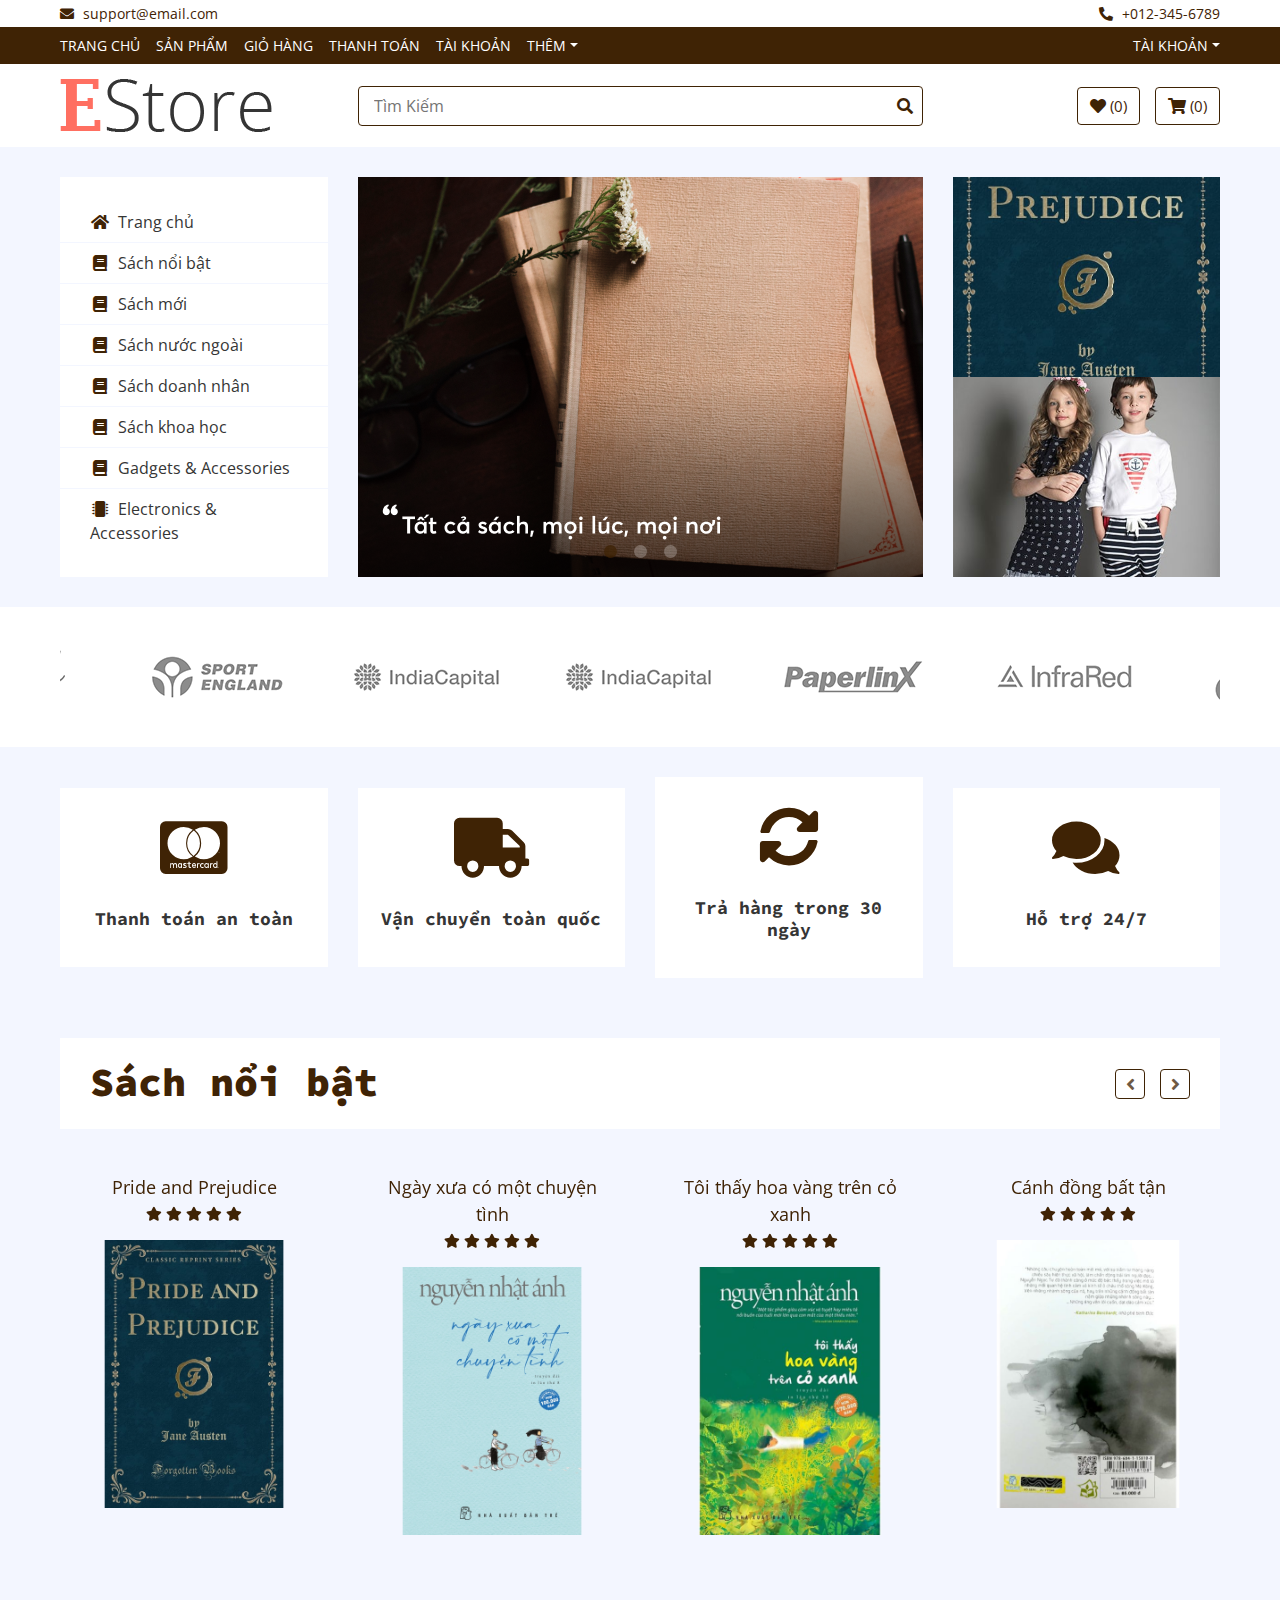
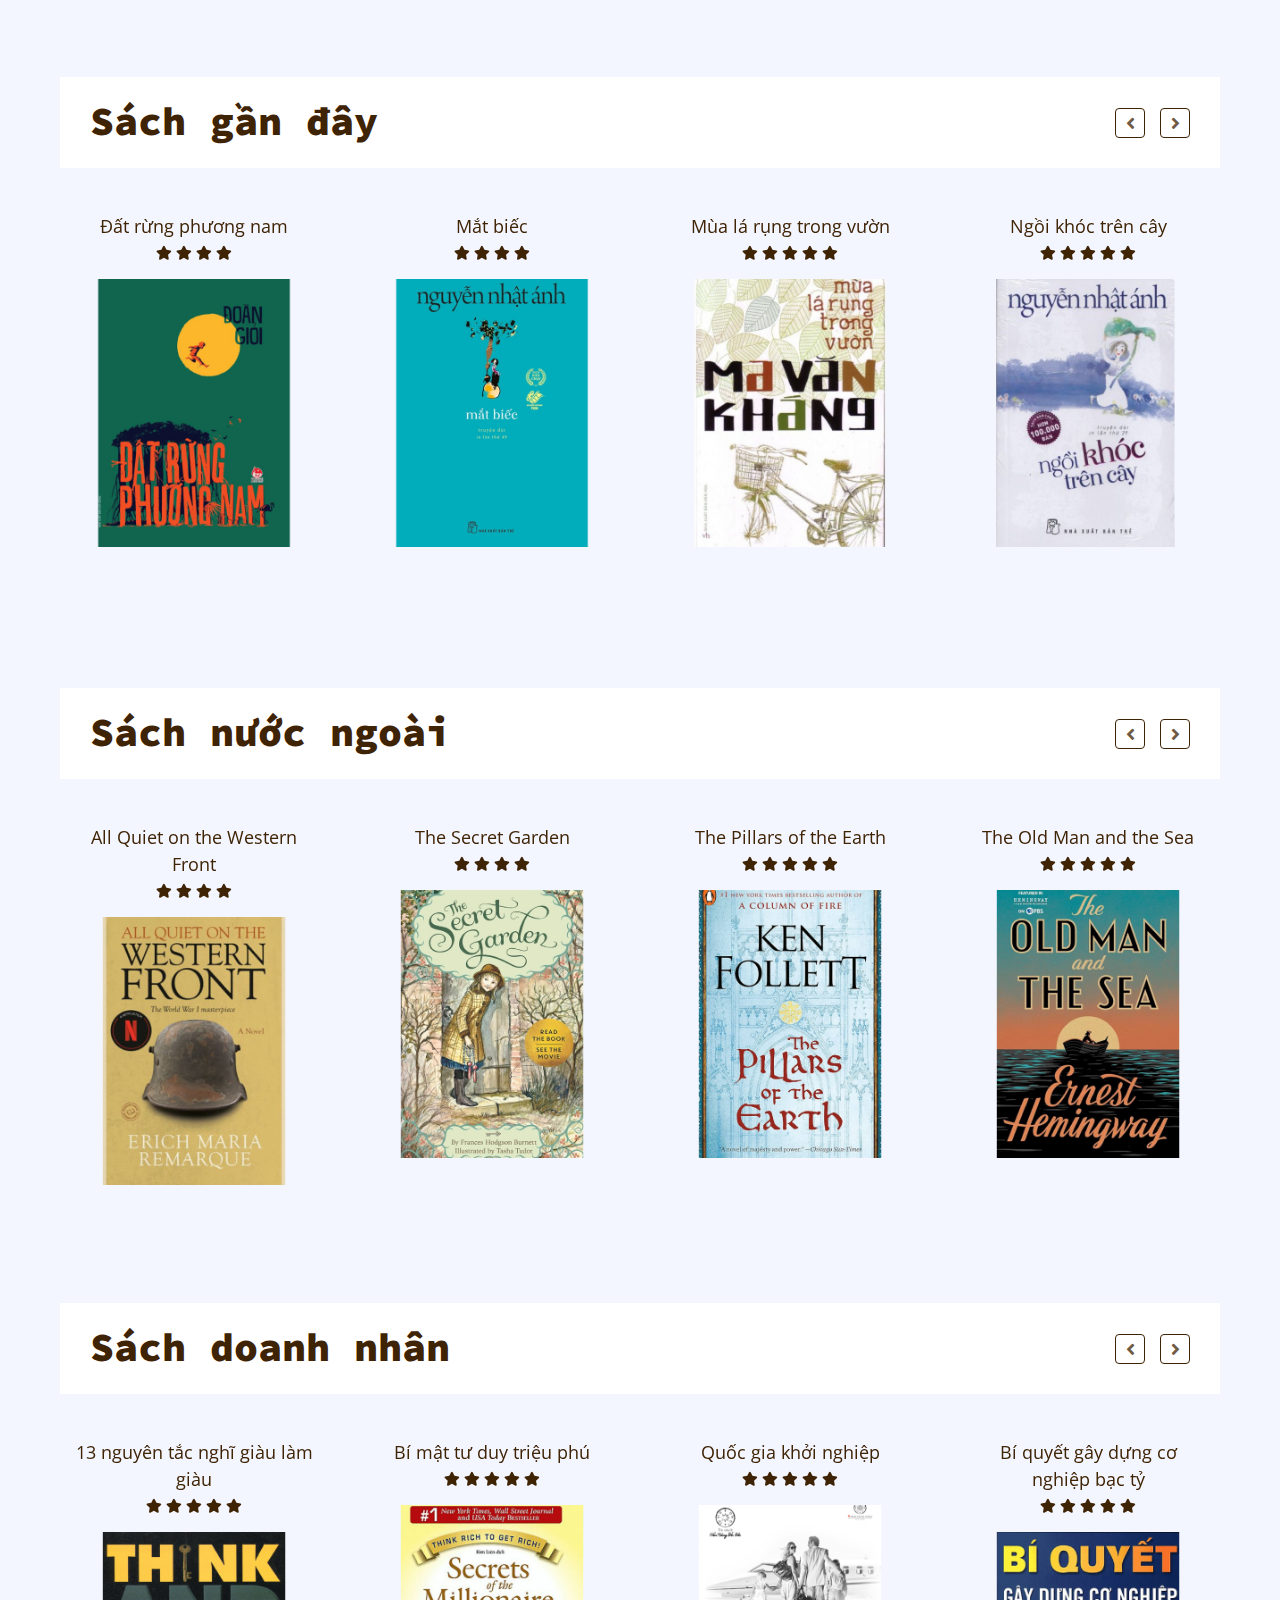
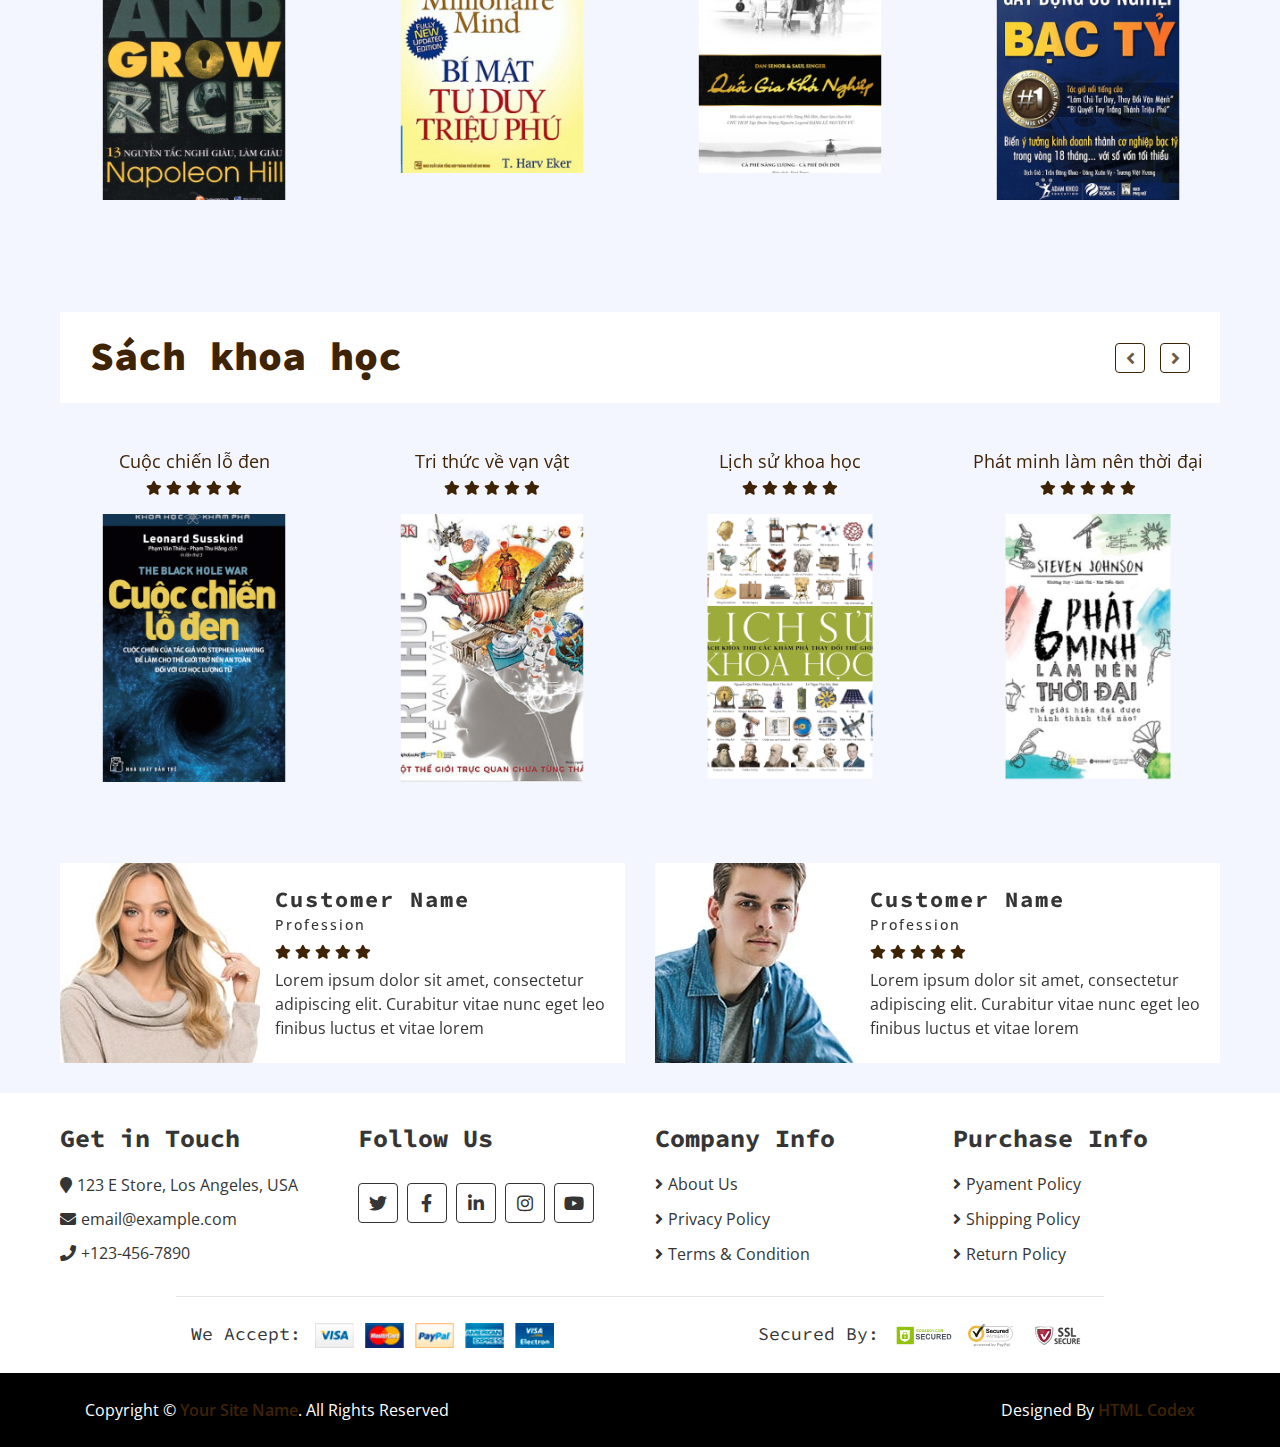
<file: ecommerce-html-template/index.html>
<!DOCTYPE html>
<html lang="en">
    <head>
        <meta charset="utf-8">
        <title>E Store - eCommerce HTML Template</title>
        <meta content="width=device-width, initial-scale=1.0" name="viewport">
        <meta content="eCommerce HTML Template Free Download" name="keywords">
        <meta content="eCommerce HTML Template Free Download" name="description">

        <!-- Favicon -->
        <link href="img/favicon.ico" rel="icon">

        <!-- Google Fonts -->
        <link href="https://fonts.googleapis.com/css?family=Open+Sans:300,400|Source+Code+Pro:700,900&display=swap" rel="stylesheet">

        <!-- CSS Libraries -->
        <link href="https://stackpath.bootstrapcdn.com/bootstrap/4.4.1/css/bootstrap.min.css" rel="stylesheet">
        <link href="https://cdnjs.cloudflare.com/ajax/libs/font-awesome/5.10.0/css/all.min.css" rel="stylesheet">
        <link href="lib/slick/slick.css" rel="stylesheet">
        <link href="lib/slick/slick-theme.css" rel="stylesheet">

        <!-- Template Stylesheet -->
        <link href="css/style.css" rel="stylesheet">
    </head>

    <body>
        <!-- Top bar Start -->
        <div class="top-bar">
            <div class="container-fluid">
                <div class="row">
                    <div class="col-sm-6">
                        <i class="fa fa-envelope"></i>
                        support@email.com
                    </div>
                    <div class="col-sm-6">
                        <i class="fa fa-phone-alt"></i>
                        +012-345-6789
                    </div>
                </div>
            </div>
        </div>
        <!-- Top bar End -->
        
        <!-- Nav Bar Start -->
        <div class="nav">
            <div class="container-fluid">
                <nav class="navbar navbar-expand-md bg-dark navbar-dark">
                    <a href="#" class="navbar-brand">MENU</a>
                    <button type="button" class="navbar-toggler" data-toggle="collapse" data-target="#navbarCollapse">
                        <span class="navbar-toggler-icon"></span>
                    </button>

                    <div class="collapse navbar-collapse justify-content-between" id="navbarCollapse">
                        <div class="navbar-nav mr-auto">
                            <a href="index.html" class="nav-item nav-link active">Trang Chủ</a>
                            <a href="product-list.html" class="nav-item nav-link">Sản Phẩm</a>
<!--                            <a href="product-detail.html" class="nav-item nav-link">Product Detail</a>-->
                            <a href="cart.html" class="nav-item nav-link">Giỏ Hàng</a>
                            <a href="checkout.html" class="nav-item nav-link">Thanh Toán</a>
                            <a href="my-account.html" class="nav-item nav-link">Tài Khoản</a>
                            <div class="nav-item dropdown">
                                <a href="#" class="nav-link dropdown-toggle" data-toggle="dropdown">Thêm</a>
                                <div class="dropdown-menu">
                                    <a href="wishlist.html" class="dropdown-item">Yêu Thích</a>
                                    <a href="login.html" class="dropdown-item">Đăng Ký & Đăng Nhập</a>
                                    <a href="contact.html" class="dropdown-item">Liên Hệ</a>
                                </div>
                            </div>
                        </div>
                        <div class="navbar-nav ml-auto">
                            <div class="nav-item dropdown">
                                <a href="#" class="nav-link dropdown-toggle" data-toggle="dropdown">Tài Khoản</a>
                                <div class="dropdown-menu">
                                    <a href="#" class="dropdown-item">Đăng nhập</a>
                                    <a href="#" class="dropdown-item">Đăng ký</a>
                                </div>
                            </div>
                        </div>
                    </div>
                </nav>
            </div>
        </div>
        <!-- Nav Bar End -->      
        
        <!-- Bottom Bar Start -->
        <div class="bottom-bar">
            <div class="container-fluid">
                <div class="row align-items-center">
                    <div class="col-md-3">
                        <div class="logo">
                            <a href="index.html">
                                <img src="img/logo.png" alt="Logo">
                            </a>
                        </div>
                    </div>
                    <div class="col-md-6">
                        <div class="search">
                            <input type="text" placeholder="Tìm Kiếm">
                            <button><i class="fa fa-search"></i></button>
                        </div>
                    </div>
                    <div class="col-md-3">
                        <div class="user">
                            <a href="wishlist.html" class="btn wishlist">
                                <i class="fa fa-heart"></i>
                                <span>(0)</span>
                            </a>
                            <a href="cart.html" class="btn cart">
                                <i class="fa fa-shopping-cart"></i>
                                <span>(0)</span>
                            </a>
                        </div>
                    </div>
                </div>
            </div>
        </div>
        <!-- Bottom Bar End -->       
        
        <!-- Main Slider Start -->
        <div class="header">
            <div class="container-fluid">
                <div class="row">
                    <div class="col-md-3">
                        <nav class="navbar bg-light">
                            <ul class="navbar-nav">
                                <li class="nav-item">
                                    <a class="nav-link" href="#"><i class="fa fa-home"></i>Trang chủ</a>
                                </li>
                                <li class="nav-item">
                                    <a class="nav-link" href="#"><i class="fa fa-book"></i>Sách nổi bật</a>
                                </li>
                                <li class="nav-item">
                                    <a class="nav-link" href="#"><i class="fa fa-book"></i>Sách mới</a>
                                </li>
                                <li class="nav-item">
                                    <a class="nav-link" href="#"><i class="fa fa-book"></i>Sách nước ngoài</a>
                                </li>
                                <li class="nav-item">
                                    <a class="nav-link" href="#"><i class="fa fa-book"></i>Sách doanh nhân</a>
                                </li>
                                <li class="nav-item">
                                    <a class="nav-link" href="#"><i class="fa fa-book"></i>Sách khoa học</a>
                                </li>
                                <li class="nav-item">
                                    <a class="nav-link" href="#"><i class="fa fa-book"></i>Gadgets & Accessories</a>
                                </li>
                                <li class="nav-item">
                                    <a class="nav-link" href="#"><i class="fa fa-microchip"></i>Electronics & Accessories</a>
                                </li>
                            </ul>
                        </nav>
                    </div>
                    <div class="col-md-6">
                        <div class="header-slider normal-slider">
                            <div class="header-slider-item">
                                <img src="img/slider-1.jpg" alt="Slider Image" />
<!--                                <div class="header-slider-caption">-->
<!--                                    <p>Some text goes here that describes the image</p>-->
<!--                                    <a class="btn" href=""><i class="fa fa-shopping-cart"></i>Shop Now</a>-->
<!--                                </div>-->
                            </div>
                            <div class="header-slider-item">
                                <img src="img/slider-2.jpg" alt="Slider Image" />
<!--                                <div class="header-slider-caption">-->
<!--                                    <p>Some text goes here that describes the image</p>-->
<!--                                    <a class="btn" href=""><i class="fa fa-shopping-cart"></i>Shop Now</a>-->
<!--                                </div>-->
                            </div>
                            <div class="header-slider-item">
                                <img src="img/slider-3.jpg" alt="Slider Image" />
<!--                                <div class="header-slider-caption">-->
<!--                                    <p>Some text goes here that describes the image</p>-->
<!--                                    <a class="btn" href=""><i class="fa fa-shopping-cart"></i>Shop Now</a>-->
<!--                                </div>-->
                            </div>
                        </div>
                    </div>
                    <div class="col-md-3">
                        <div class="header-img">
                            <div class="img-item">
                                <img src="img/category-1.jpg" />
                                <a class="img-text" href="">
                                    <p>Some text goes here that describes the image</p>
                                </a>
                            </div>
                            <div class="img-item">
                                <img src="img/category-2.jpg" />
                                <a class="img-text" href="">
                                    <p>Some text goes here that describes the image</p>
                                </a>
                            </div>
                        </div>
                    </div>
                </div>
            </div>
        </div>
        <!-- Main Slider End -->      
        
        <!-- Brand Start -->
        <div class="brand">
            <div class="container-fluid">
                <div class="brand-slider">
                    <div class="brand-item"><img src="img/brand-2.png" alt=""></div>
                    <div class="brand-item"><img src="img/brand-2.png" alt=""></div>
                    <div class="brand-item"><img src="img/brand-3.png" alt=""></div>
                    <div class="brand-item"><img src="img/brand-4.png" alt=""></div>
                    <div class="brand-item"><img src="img/brand-5.png" alt=""></div>
                    <div class="brand-item"><img src="img/brand-6.png" alt=""></div>
                </div>
            </div>
        </div>
        <!-- Brand End -->      
        
        <!-- Feature Start-->
        <div class="feature">
            <div class="container-fluid">
                <div class="row align-items-center">
                    <div class="col-lg-3 col-md-6 feature-col">
                        <div class="feature-content">
                            <i class="fab fa-cc-mastercard"></i>
                            <h2>Thanh toán an toàn</h2>
                            <p>

                            </p>
                        </div>
                    </div>
                    <div class="col-lg-3 col-md-6 feature-col">
                        <div class="feature-content">
                            <i class="fa fa-truck"></i>
                            <h2>Vận chuyển toàn quốc</h2>
                            <p>
                            </p>
                        </div>
                    </div>
                    <div class="col-lg-3 col-md-6 feature-col">
                        <div class="feature-content">
                            <i class="fa fa-sync-alt"></i>
                            <h2>Trả hàng trong 30 ngày</h2>
                            <p>

                            </p>
                        </div>
                    </div>
                    <div class="col-lg-3 col-md-6 feature-col">
                        <div class="feature-content">
                            <i class="fa fa-comments"></i>
                            <h2>Hỗ trợ 24/7</h2>
                            <p>

                            </p>
                        </div>
                    </div>
                </div>
            </div>
        </div>
        <!-- Feature End-->      
        
<!--        &lt;!&ndash; Category Start&ndash;&gt;-->
<!--        <div class="category">-->
<!--            <div class="container-fluid">-->
<!--                <div class="row">-->
<!--                    <div class="col-md-3">-->
<!--                        <div class="category-item ch-400">-->
<!--                            <img src="img/category-3.jpg" />-->
<!--                            <a class="category-name" href="">-->
<!--                                <p>Some text goes here that describes the image</p>-->
<!--                            </a>-->
<!--                        </div>-->
<!--                    </div>-->
<!--                    <div class="col-md-3">-->
<!--                        <div class="category-item ch-250">-->
<!--                            <img src="img/category-4.jpg" />-->
<!--                            <a class="category-name" href="">-->
<!--                                <p>Some text goes here that describes the image</p>-->
<!--                            </a>-->
<!--                        </div>-->
<!--                        <div class="category-item ch-150">-->
<!--                            <img src="img/category-5.jpg" />-->
<!--                            <a class="category-name" href="">-->
<!--                                <p>Some text goes here that describes the image</p>-->
<!--                            </a>-->
<!--                        </div>-->
<!--                    </div>-->
<!--                    <div class="col-md-3">-->
<!--                        <div class="category-item ch-150">-->
<!--                            <img src="img/category-6.jpg" />-->
<!--                            <a class="category-name" href="">-->
<!--                                <p>Some text goes here that describes the image</p>-->
<!--                            </a>-->
<!--                        </div>-->
<!--                        <div class="category-item ch-250">-->
<!--                            <img src="img/category-7.jpg" />-->
<!--                            <a class="category-name" href="">-->
<!--                                <p>Some text goes here that describes the image</p>-->
<!--                            </a>-->
<!--                        </div>-->
<!--                    </div>-->
<!--                    <div class="col-md-3">-->
<!--                        <div class="category-item ch-400">-->
<!--                            <img src="img/category-8.jpg" />-->
<!--                            <a class="category-name" href="">-->
<!--                                <p>Some text goes here that describes the image</p>-->
<!--                            </a>-->
<!--                        </div>-->
<!--                    </div>-->
<!--                </div>-->
<!--            </div>-->
<!--        </div>-->
        <!-- Category End-->       
        
        <!-- Call to Action Start -->
<!--        <div class="call-to-action">-->
<!--            <div class="container-fluid">-->
<!--                <div class="row align-items-center">-->
<!--                    <div class="col-md-6">-->
<!--                        <h1>call us for any queries</h1>-->
<!--                    </div>-->
<!--                    <div class="col-md-6">-->
<!--                        <a href="tel:0123456789">+012-345-6789</a>-->
<!--                    </div>-->
<!--                </div>-->
<!--            </div>-->
<!--        </div>-->
        <!-- Call to Action End -->       
        
        <!-- Featured Product Start -->
        <div class="featured-product product">
            <div class="container-fluid">
                <div class="section-header">
                    <h1>Sách nổi bật</h1>
                </div>
                <div class="row align-items-center product-slider product-slider-4">
                    <div class="col-lg-3">
                        <div class="product-item">
                            <div class="product-title">
                                <a href="#">Pride and Prejudice</a>
                                <div class="ratting">
                                    <i class="fa fa-star"></i>
                                    <i class="fa fa-star"></i>
                                    <i class="fa fa-star"></i>
                                    <i class="fa fa-star"></i>
                                    <i class="fa fa-star"></i>
                                </div>
                            </div>
                            <div class="product-image">
                                <a href="product-detail.html">
                                    <img src="img/product-1.jpg" alt="Product Image">
                                </a>
                                <div class="product-action">
                                    <a href="#"><i class="fa fa-cart-plus"></i></a>
                                    <a href="#"><i class="fa fa-heart"></i></a>
                                    <a href="#"><i class="fa fa-search"></i></a>
                                </div>
                            </div>
                            <div class="product-price">
                                <h3><span>VND</span> 160,000</h3>
                                <a class="btn" href=""><i class="fa fa-shopping-cart"></i>Buy Now</a>
                            </div>
                        </div>
                    </div>
                    <div class="col-lg-3">
                        <div class="product-item">
                            <div class="product-title">
                                <a href="#">Ngày xưa có một chuyện tình</a>
                                <div class="ratting">
                                    <i class="fa fa-star"></i>
                                    <i class="fa fa-star"></i>
                                    <i class="fa fa-star"></i>
                                    <i class="fa fa-star"></i>
                                    <i class="fa fa-star"></i>
                                </div>
                            </div>
                            <div class="product-image">
                                <a href="product-detail.html">
                                    <img src="img/product-2.jpg" alt="Product Image">
                                </a>
                                <div class="product-action">
                                    <a href="#"><i class="fa fa-cart-plus"></i></a>
                                    <a href="#"><i class="fa fa-heart"></i></a>
                                    <a href="#"><i class="fa fa-search"></i></a>
                                </div>
                            </div>
                            <div class="product-price">
                                <h3><span>VND</span> 80,000</h3>
                                <a class="btn" href=""><i class="fa fa-shopping-cart"></i>Buy Now</a>
                            </div>
                        </div>
                    </div>
                    <div class="col-lg-3">
                        <div class="product-item">
                            <div class="product-title">
                                <a href="#">Tôi thấy hoa vàng trên cỏ xanh</a>
                                <div class="ratting">
                                    <i class="fa fa-star"></i>
                                    <i class="fa fa-star"></i>
                                    <i class="fa fa-star"></i>
                                    <i class="fa fa-star"></i>
                                    <i class="fa fa-star"></i>
                                </div>
                            </div>
                            <div class="product-image">
                                <a href="product-detail.html">
                                    <img src="img/product-3.jpg" alt="Product Image">
                                </a>
                                <div class="product-action">
                                    <a href="#"><i class="fa fa-cart-plus"></i></a>
                                    <a href="#"><i class="fa fa-heart"></i></a>
                                    <a href="#"><i class="fa fa-search"></i></a>
                                </div>
                            </div>
                            <div class="product-price">
                                <h3><span>VND</span> 135,000</h3>
                                <a class="btn" href=""><i class="fa fa-shopping-cart"></i>Buy Now</a>
                            </div>
                        </div>
                    </div>
                    <div class="col-lg-3">
                        <div class="product-item">
                            <div class="product-title">
                                <a href="#">Cánh đồng bất tận</a>
                                <div class="ratting">
                                    <i class="fa fa-star"></i>
                                    <i class="fa fa-star"></i>
                                    <i class="fa fa-star"></i>
                                    <i class="fa fa-star"></i>
                                    <i class="fa fa-star"></i>
                                </div>
                            </div>
                            <div class="product-image">
                                <a href="product-detail.html">
                                    <img src="img/product-4.jpg" alt="Product Image">
                                </a>
                                <div class="product-action">
                                    <a href="#"><i class="fa fa-cart-plus"></i></a>
                                    <a href="#"><i class="fa fa-heart"></i></a>
                                    <a href="#"><i class="fa fa-search"></i></a>
                                </div>
                            </div>
                            <div class="product-price">
                                <h3><span>VND</span> 85,000</h3>
                                <a class="btn" href=""><i class="fa fa-shopping-cart"></i>Buy Now</a>
                            </div>
                        </div>
                    </div>
                    <div class="col-lg-3">
                        <div class="product-item">
                            <div class="product-title">
                                <a href="#">Harry Potter và tù nhân Azkaban</a>
                                <div class="ratting">
                                    <i class="fa fa-star"></i>
                                    <i class="fa fa-star"></i>
                                    <i class="fa fa-star"></i>
                                    <i class="fa fa-star"></i>
                                    <i class="fa fa-star"></i>
                                </div>
                            </div>
                            <div class="product-image">
                                <a href="product-detail.html">
                                    <img src="img/product-5.jpg" alt="Product Image">
                                </a>
                                <div class="product-action">
                                    <a href="#"><i class="fa fa-cart-plus"></i></a>
                                    <a href="#"><i class="fa fa-heart"></i></a>
                                    <a href="#"><i class="fa fa-search"></i></a>
                                </div>
                            </div>
                            <div class="product-price">
                                <h3><span>VND</span> 175,000</h3>
                                <a class="btn" href=""><i class="fa fa-shopping-cart"></i>Buy Now</a>
                            </div>
                        </div>
                    </div>
                </div>
            </div>
        </div>
        <!-- Featured Product End -->       
        
        <!-- Newsletter Start -->
<!--        <div class="newsletter">-->
<!--            <div class="container-fluid">-->
<!--                <div class="row">-->
<!--                    <div class="col-md-6">-->
<!--                        <h1>Subscribe Our Newsletter</h1>-->
<!--                    </div>-->
<!--                    <div class="col-md-6">-->
<!--                        <div class="form">-->
<!--                            <input type="email" value="Your email here">-->
<!--                            <button>Submit</button>-->
<!--                        </div>-->
<!--                    </div>-->
<!--                </div>-->
<!--            </div>-->
<!--        </div>-->
        <!-- Newsletter End -->        
        
        <!-- Recent Product Start -->
        <div class="recent-product product">
            <div class="container-fluid">
                <div class="section-header">
                    <h1>Sách gần đây</h1>
                </div>
                <div class="row align-items-center product-slider product-slider-4">
                    <div class="col-lg-3">
                        <div class="product-item">
                            <div class="product-title">
                                <a href="#">Đất rừng phương nam</a>
                                <div class="ratting">
                                    <i class="fa fa-star"></i>
                                    <i class="fa fa-star"></i>
                                    <i class="fa fa-star"></i>
                                    <i class="fa fa-star"></i>
<!--                                    <i class="fa fa-star"></i>-->
                                </div>
                            </div>
                            <div class="product-image">
                                <a href="product-detail.html">
                                    <img src="img/product-6.jpg" alt="Product Image">
                                </a>
                                <div class="product-action">
                                    <a href="#"><i class="fa fa-cart-plus"></i></a>
                                    <a href="#"><i class="fa fa-heart"></i></a>
                                    <a href="#"><i class="fa fa-search"></i></a>
                                </div>
                            </div>
                            <div class="product-price">
                                <h3><span>VND</span> 144,000</h3>
                                <a class="btn" href=""><i class="fa fa-shopping-cart"></i>Buy Now</a>
                            </div>
                        </div>
                    </div>
                    <div class="col-lg-3">
                        <div class="product-item">
                            <div class="product-title">
                                <a href="#">Mắt biếc</a>
                                <div class="ratting">
                                    <i class="fa fa-star"></i>
                                    <i class="fa fa-star"></i>
                                    <i class="fa fa-star"></i>
                                    <i class="fa fa-star"></i>
<!--                                    <i class="fa fa-star"></i>-->
                                </div>
                            </div>
                            <div class="product-image">
                                <a href="product-detail.html">
                                    <img src="img/product-7.jpg" alt="Product Image">
                                </a>
                                <div class="product-action">
                                    <a href="#"><i class="fa fa-cart-plus"></i></a>
                                    <a href="#"><i class="fa fa-heart"></i></a>
                                    <a href="#"><i class="fa fa-search"></i></a>
                                </div>
                            </div>
                            <div class="product-price">
                                <h3><span>VND</span> 75,000</h3>
                                <a class="btn" href=""><i class="fa fa-shopping-cart"></i>Buy Now</a>
                            </div>
                        </div>
                    </div>
                    <div class="col-lg-3">
                        <div class="product-item">
                            <div class="product-title">
                                <a href="#">Mùa lá rụng trong vườn</a>
                                <div class="ratting">
                                    <i class="fa fa-star"></i>
                                    <i class="fa fa-star"></i>
                                    <i class="fa fa-star"></i>
                                    <i class="fa fa-star"></i>
                                    <i class="fa fa-star"></i>
                                </div>
                            </div>
                            <div class="product-image">
                                <a href="product-detail.html">
                                    <img src="img/product-8.jpg" alt="Product Image">
                                </a>
                                <div class="product-action">
                                    <a href="#"><i class="fa fa-cart-plus"></i></a>
                                    <a href="#"><i class="fa fa-heart"></i></a>
                                    <a href="#"><i class="fa fa-search"></i></a>
                                </div>
                            </div>
                            <div class="product-price">
                                <h3><span>VND</span> 100,000</h3>
                                <a class="btn" href=""><i class="fa fa-shopping-cart"></i>Buy Now</a>
                            </div>
                        </div>
                    </div>
                    <div class="col-lg-3">
                        <div class="product-item">
                            <div class="product-title">
                                <a href="#">Ngồi khóc trên cây</a>
                                <div class="ratting">
                                    <i class="fa fa-star"></i>
                                    <i class="fa fa-star"></i>
                                    <i class="fa fa-star"></i>
                                    <i class="fa fa-star"></i>
                                    <i class="fa fa-star"></i>
                                </div>
                            </div>
                            <div class="product-image">
                                <a href="product-detail.html">
                                    <img src="img/product-9.jpg" alt="Product Image">
                                </a>
                                <div class="product-action">
                                    <a href="#"><i class="fa fa-cart-plus"></i></a>
                                    <a href="#"><i class="fa fa-heart"></i></a>
                                    <a href="#"><i class="fa fa-search"></i></a>
                                </div>
                            </div>
                            <div class="product-price">
                                <h3><span>VND</span> 120,000</h3>
                                <a class="btn" href=""><i class="fa fa-shopping-cart"></i>Buy Now</a>
                            </div>
                        </div>
                    </div>
                    <div class="col-lg-3">
                        <div class="product-item">
                            <div class="product-title">
                                <a href="#">Nỗi buồn chiến tranh</a>
                                <div class="ratting">
                                    <i class="fa fa-star"></i>
                                    <i class="fa fa-star"></i>
                                    <i class="fa fa-star"></i>
                                    <i class="fa fa-star"></i>
                                    <i class="fa fa-star"></i>
                                </div>
                            </div>
                            <div class="product-image">
                                <a href="product-detail.html">
                                    <img src="img/product-10.jpg" alt="Product Image">
                                </a>
                                <div class="product-action">
                                    <a href="#"><i class="fa fa-cart-plus"></i></a>
                                    <a href="#"><i class="fa fa-heart"></i></a>
                                    <a href="#"><i class="fa fa-search"></i></a>
                                </div>
                            </div>
                            <div class="product-price">
                                <h3><span>VND</span> 99,000</h3>
                                <a class="btn" href=""><i class="fa fa-shopping-cart"></i>Buy Now</a>
                            </div>
                        </div>
                    </div>
                </div>
            </div>
        </div>
        <!-- Recent Product End -->

        <!--Foreign Book Product Start -->
        <div class="foreign-book-product product">
            <div class="container-fluid">
                <div class="section-header">
                    <h1>Sách nước ngoài</h1>
                </div>
                <div class="row align-items-center product-slider product-slider-4">
                    <div class="col-lg-3">
                        <div class="product-item">
                            <div class="product-title">
                                <a href="#">All Quiet on the Western Front</a>
                                <div class="ratting">
                                    <i class="fa fa-star"></i>
                                    <i class="fa fa-star"></i>
                                    <i class="fa fa-star"></i>
                                    <i class="fa fa-star"></i>
                                    <!--                                    <i class="fa fa-star"></i>-->
                                </div>
                            </div>
                            <div class="product-image">
                                <a href="product-detail.html">
                                    <img src="img/product-11.jpg" alt="Product Image">
                                </a>
                                <div class="product-action">
                                    <a href="#"><i class="fa fa-cart-plus"></i></a>
                                    <a href="#"><i class="fa fa-heart"></i></a>
                                    <a href="#"><i class="fa fa-search"></i></a>
                                </div>
                            </div>
                            <div class="product-price">
                                <h3><span>VND</span> 68,000</h3>
                                <a class="btn" href=""><i class="fa fa-shopping-cart"></i>Buy Now</a>
                            </div>
                        </div>
                    </div>
                    <div class="col-lg-3">
                        <div class="product-item">
                            <div class="product-title">
                                <a href="#">The Secret Garden</a>
                                <div class="ratting">
                                    <i class="fa fa-star"></i>
                                    <i class="fa fa-star"></i>
                                    <i class="fa fa-star"></i>
                                    <i class="fa fa-star"></i>
                                    <!--                                    <i class="fa fa-star"></i>-->
                                </div>
                            </div>
                            <div class="product-image">
                                <a href="product-detail.html">
                                    <img src="img/product-12.jpg" alt="Product Image">
                                </a>
                                <div class="product-action">
                                    <a href="#"><i class="fa fa-cart-plus"></i></a>
                                    <a href="#"><i class="fa fa-heart"></i></a>
                                    <a href="#"><i class="fa fa-search"></i></a>
                                </div>
                            </div>
                            <div class="product-price">
                                <h3><span>VND</span> 351,000</h3>
                                <a class="btn" href=""><i class="fa fa-shopping-cart"></i>Buy Now</a>
                            </div>
                        </div>
                    </div>
                    <div class="col-lg-3">
                        <div class="product-item">
                            <div class="product-title">
                                <a href="#">The Pillars of the Earth</a>
                                <div class="ratting">
                                    <i class="fa fa-star"></i>
                                    <i class="fa fa-star"></i>
                                    <i class="fa fa-star"></i>
                                    <i class="fa fa-star"></i>
                                    <i class="fa fa-star"></i>
                                </div>
                            </div>
                            <div class="product-image">
                                <a href="product-detail.html">
                                    <img src="img/product-13.jpg" alt="Product Image">
                                </a>
                                <div class="product-action">
                                    <a href="#"><i class="fa fa-cart-plus"></i></a>
                                    <a href="#"><i class="fa fa-heart"></i></a>
                                    <a href="#"><i class="fa fa-search"></i></a>
                                </div>
                            </div>
                            <div class="product-price">
                                <h3><span>VND</span> 657,000</h3>
                                <a class="btn" href=""><i class="fa fa-shopping-cart"></i>Buy Now</a>
                            </div>
                        </div>
                    </div>
                    <div class="col-lg-3">
                        <div class="product-item">
                            <div class="product-title">
                                <a href="#">The Old Man and the Sea</a>
                                <div class="ratting">
                                    <i class="fa fa-star"></i>
                                    <i class="fa fa-star"></i>
                                    <i class="fa fa-star"></i>
                                    <i class="fa fa-star"></i>
                                    <i class="fa fa-star"></i>
                                </div>
                            </div>
                            <div class="product-image">
                                <a href="product-detail.html">
                                    <img src="img/product-14.jpg" alt="Product Image">
                                </a>
                                <div class="product-action">
                                    <a href="#"><i class="fa fa-cart-plus"></i></a>
                                    <a href="#"><i class="fa fa-heart"></i></a>
                                    <a href="#"><i class="fa fa-search"></i></a>
                                </div>
                            </div>
                            <div class="product-price">
                                <h3><span>VND</span> 155,000</h3>
                                <a class="btn" href=""><i class="fa fa-shopping-cart"></i>Buy Now</a>
                            </div>
                        </div>
                    </div>
                    <div class="col-lg-3">
                        <div class="product-item">
                            <div class="product-title">
                                <a href="#">Lord of the Flies</a>
                                <div class="ratting">
                                    <i class="fa fa-star"></i>
                                    <i class="fa fa-star"></i>
                                    <i class="fa fa-star"></i>
                                    <i class="fa fa-star"></i>
                                    <i class="fa fa-star"></i>
                                </div>
                            </div>
                            <div class="product-image">
                                <a href="product-detail.html">
                                    <img src="img/product-10.jpg" alt="Product Image">
                                </a>
                                <div class="product-action">
                                    <a href="#"><i class="fa fa-cart-plus"></i></a>
                                    <a href="#"><i class="fa fa-heart"></i></a>
                                    <a href="#"><i class="fa fa-search"></i></a>
                                </div>
                            </div>
                            <div class="product-price">
                                <h3><span>VND</span> 535,000</h3>
                                <a class="btn" href=""><i class="fa fa-shopping-cart"></i>Buy Now</a>
                            </div>
                        </div>
                    </div>
                </div>
            </div>
        </div>
        <!-- Foreign Book Product End -->

        <!--Sách doanh nhân Start -->
        <div class="business-book-product product">
            <div class="container-fluid">
                <div class="section-header">
                    <h1>Sách doanh nhân</h1>
                </div>
                <div class="row align-items-center product-slider product-slider-4">
                    <div class="col-lg-3">
                        <div class="product-item">
                            <div class="product-title">
                                <a href="#">13 nguyên tắc nghĩ giàu làm giàu</a>
                                <div class="ratting">
                                    <i class="fa fa-star"></i>
                                    <i class="fa fa-star"></i>
                                    <i class="fa fa-star"></i>
                                    <i class="fa fa-star"></i>
                                                                        <i class="fa fa-star"></i>
                                </div>
                            </div>
                            <div class="product-image">
                                <a href="product-detail.html">
                                    <img src="img/product-16.jpg" alt="Product Image">
                                </a>
                                <div class="product-action">
                                    <a href="#"><i class="fa fa-cart-plus"></i></a>
                                    <a href="#"><i class="fa fa-heart"></i></a>
                                    <a href="#"><i class="fa fa-search"></i></a>
                                </div>
                            </div>
                            <div class="product-price">
                                <h3><span>VND</span> 63,000</h3>
                                <a class="btn" href=""><i class="fa fa-shopping-cart"></i>Buy Now</a>
                            </div>
                        </div>
                    </div>
                    <div class="col-lg-3">
                        <div class="product-item">
                            <div class="product-title">
                                <a href="#">Bí mật tư duy triệu phú</a>
                                <div class="ratting">
                                    <i class="fa fa-star"></i>
                                    <i class="fa fa-star"></i>
                                    <i class="fa fa-star"></i>
                                    <i class="fa fa-star"></i>
                                                                        <i class="fa fa-star"></i>
                                </div>
                            </div>
                            <div class="product-image">
                                <a href="product-detail.html">
                                    <img src="img/product-17.jpg" alt="Product Image">
                                </a>
                                <div class="product-action">
                                    <a href="#"><i class="fa fa-cart-plus"></i></a>
                                    <a href="#"><i class="fa fa-heart"></i></a>
                                    <a href="#"><i class="fa fa-search"></i></a>
                                </div>
                            </div>
                            <div class="product-price">
                                <h3><span>VND</span> 99,000</h3>
                                <a class="btn" href=""><i class="fa fa-shopping-cart"></i>Buy Now</a>
                            </div>
                        </div>
                    </div>
                    <div class="col-lg-3">
                        <div class="product-item">
                            <div class="product-title">
                                <a href="#">Quốc gia khởi nghiệp</a>
                                <div class="ratting">
                                    <i class="fa fa-star"></i>
                                    <i class="fa fa-star"></i>
                                    <i class="fa fa-star"></i>
                                    <i class="fa fa-star"></i>
                                    <i class="fa fa-star"></i>
                                </div>
                            </div>
                            <div class="product-image">
                                <a href="product-detail.html">
                                    <img src="img/product-18.jpg" alt="Product Image">
                                </a>
                                <div class="product-action">
                                    <a href="#"><i class="fa fa-cart-plus"></i></a>
                                    <a href="#"><i class="fa fa-heart"></i></a>
                                    <a href="#"><i class="fa fa-search"></i></a>
                                </div>
                            </div>
                            <div class="product-price">
                                <h3><span>VND</span> 160,000</h3>
                                <a class="btn" href=""><i class="fa fa-shopping-cart"></i>Buy Now</a>
                            </div>
                        </div>
                    </div>
                    <div class="col-lg-3">
                        <div class="product-item">
                            <div class="product-title">
                                <a href="#">Bí quyết gây dựng cơ nghiệp bạc tỷ</a>
                                <div class="ratting">
                                    <i class="fa fa-star"></i>
                                    <i class="fa fa-star"></i>
                                    <i class="fa fa-star"></i>
                                    <i class="fa fa-star"></i>
                                    <i class="fa fa-star"></i>
                                </div>
                            </div>
                            <div class="product-image">
                                <a href="product-detail.html">
                                    <img src="img/product-19.jpg" alt="Product Image">
                                </a>
                                <div class="product-action">
                                    <a href="#"><i class="fa fa-cart-plus"></i></a>
                                    <a href="#"><i class="fa fa-heart"></i></a>
                                    <a href="#"><i class="fa fa-search"></i></a>
                                </div>
                            </div>
                            <div class="product-price">
                                <h3><span>VND</span> 123,000</h3>
                                <a class="btn" href=""><i class="fa fa-shopping-cart"></i>Buy Now</a>
                            </div>
                        </div>
                    </div>
                    <div class="col-lg-3">
                        <div class="product-item">
                            <div class="product-title">
                                <a href="#">Dám thất bại</a>
                                <div class="ratting">
                                    <i class="fa fa-star"></i>
                                    <i class="fa fa-star"></i>
                                    <i class="fa fa-star"></i>
                                    <i class="fa fa-star"></i>
                                    <i class="fa fa-star"></i>
                                </div>
                            </div>
                            <div class="product-image">
                                <a href="product-detail.html">
                                    <img src="img/product-20.jpg" alt="Product Image">
                                </a>
                                <div class="product-action">
                                    <a href="#"><i class="fa fa-cart-plus"></i></a>
                                    <a href="#"><i class="fa fa-heart"></i></a>
                                    <a href="#"><i class="fa fa-search"></i></a>
                                </div>
                            </div>
                            <div class="product-price">
                                <h3><span>VND</span> 49,000</h3>
                                <a class="btn" href=""><i class="fa fa-shopping-cart"></i>Buy Now</a>
                            </div>
                        </div>
                    </div>
                </div>
            </div>
        </div>
        <!-- Sách doanh nhân End -->

        <!--Sách khoa học Start -->
        <div class="science-book-product product">
            <div class="container-fluid">
                <div class="section-header">
                    <h1>Sách khoa học</h1>
                </div>
                <div class="row align-items-center product-slider product-slider-4">
                    <div class="col-lg-3">
                        <div class="product-item">
                            <div class="product-title">
                                <a href="#">Cuộc chiến lỗ đen</a>
                                <div class="ratting">
                                    <i class="fa fa-star"></i>
                                    <i class="fa fa-star"></i>
                                    <i class="fa fa-star"></i>
                                    <i class="fa fa-star"></i>
                                    <i class="fa fa-star"></i>
                                </div>
                            </div>
                            <div class="product-image">
                                <a href="product-detail.html">
                                    <img src="img/product-21.jpg" alt="Product Image">
                                </a>
                                <div class="product-action">
                                    <a href="#"><i class="fa fa-cart-plus"></i></a>
                                    <a href="#"><i class="fa fa-heart"></i></a>
                                    <a href="#"><i class="fa fa-search"></i></a>
                                </div>
                            </div>
                            <div class="product-price">
                                <h3><span>VND</span> 198,000</h3>
                                <a class="btn" href=""><i class="fa fa-shopping-cart"></i>Buy Now</a>
                            </div>
                        </div>
                    </div>
                    <div class="col-lg-3">
                        <div class="product-item">
                            <div class="product-title">
                                <a href="#">Tri thức về vạn vật</a>
                                <div class="ratting">
                                    <i class="fa fa-star"></i>
                                    <i class="fa fa-star"></i>
                                    <i class="fa fa-star"></i>
                                    <i class="fa fa-star"></i>
                                    <i class="fa fa-star"></i>
                                </div>
                            </div>
                            <div class="product-image">
                                <a href="product-detail.html">
                                    <img src="img/product-22.jpg" alt="Product Image">
                                </a>
                                <div class="product-action">
                                    <a href="#"><i class="fa fa-cart-plus"></i></a>
                                    <a href="#"><i class="fa fa-heart"></i></a>
                                    <a href="#"><i class="fa fa-search"></i></a>
                                </div>
                            </div>
                            <div class="product-price">
                                <h3><span>VND</span> 99,000</h3>
                                <a class="btn" href=""><i class="fa fa-shopping-cart"></i>Buy Now</a>
                            </div>
                        </div>
                    </div>
                    <div class="col-lg-3">
                        <div class="product-item">
                            <div class="product-title">
                                <a href="#">Lịch sử khoa học</a>
                                <div class="ratting">
                                    <i class="fa fa-star"></i>
                                    <i class="fa fa-star"></i>
                                    <i class="fa fa-star"></i>
                                    <i class="fa fa-star"></i>
                                    <i class="fa fa-star"></i>
                                </div>
                            </div>
                            <div class="product-image">
                                <a href="product-detail.html">
                                    <img src="img/product-23.jpg" alt="Product Image">
                                </a>
                                <div class="product-action">
                                    <a href="#"><i class="fa fa-cart-plus"></i></a>
                                    <a href="#"><i class="fa fa-heart"></i></a>
                                    <a href="#"><i class="fa fa-search"></i></a>
                                </div>
                            </div>
                            <div class="product-price">
                                <h3><span>VND</span> 496,000</h3>
                                <a class="btn" href=""><i class="fa fa-shopping-cart"></i>Buy Now</a>
                            </div>
                        </div>
                    </div>
                    <div class="col-lg-3">
                        <div class="product-item">
                            <div class="product-title">
                                <a href="#">Phát minh làm nên thời đại</a>
                                <div class="ratting">
                                    <i class="fa fa-star"></i>
                                    <i class="fa fa-star"></i>
                                    <i class="fa fa-star"></i>
                                    <i class="fa fa-star"></i>
                                    <i class="fa fa-star"></i>
                                </div>
                            </div>
                            <div class="product-image">
                                <a href="product-detail.html">
                                    <img src="img/product-24.jpg" alt="Product Image">
                                </a>
                                <div class="product-action">
                                    <a href="#"><i class="fa fa-cart-plus"></i></a>
                                    <a href="#"><i class="fa fa-heart"></i></a>
                                    <a href="#"><i class="fa fa-search"></i></a>
                                </div>
                            </div>
                            <div class="product-price">
                                <h3><span>VND</span> 118,000</h3>
                                <a class="btn" href=""><i class="fa fa-shopping-cart"></i>Buy Now</a>
                            </div>
                        </div>
                    </div>
                    <div class="col-lg-3">
                        <div class="product-item">
                            <div class="product-title">
                                <a href="#">Nguồn gốc các loài</a>
                                <div class="ratting">
                                    <i class="fa fa-star"></i>
                                    <i class="fa fa-star"></i>
                                    <i class="fa fa-star"></i>
                                    <i class="fa fa-star"></i>
                                    <i class="fa fa-star"></i>
                                </div>
                            </div>
                            <div class="product-image">
                                <a href="product-detail.html">
                                    <img src="img/product-25.jpg" alt="Product Image">
                                </a>
                                <div class="product-action">
                                    <a href="#"><i class="fa fa-cart-plus"></i></a>
                                    <a href="#"><i class="fa fa-heart"></i></a>
                                    <a href="#"><i class="fa fa-search"></i></a>
                                </div>
                            </div>
                            <div class="product-price">
                                <h3><span>VND</span> 109,000</h3>
                                <a class="btn" href=""><i class="fa fa-shopping-cart"></i>Buy Now</a>
                            </div>
                        </div>
                    </div>
                </div>
            </div>
        </div>
        <!-- Recent Product End -->
        
        <!-- Review Start -->
        <div class="review">
            <div class="container-fluid">
                <div class="row align-items-center review-slider normal-slider">
                    <div class="col-md-6">
                        <div class="review-slider-item">
                            <div class="review-img">
                                <img src="img/review-1.jpg" alt="Image">
                            </div>
                            <div class="review-text">
                                <h2>Customer Name</h2>
                                <h3>Profession</h3>
                                <div class="ratting">
                                    <i class="fa fa-star"></i>
                                    <i class="fa fa-star"></i>
                                    <i class="fa fa-star"></i>
                                    <i class="fa fa-star"></i>
                                    <i class="fa fa-star"></i>
                                </div>
                                <p>
                                    Lorem ipsum dolor sit amet, consectetur adipiscing elit. Curabitur vitae nunc eget leo finibus luctus et vitae lorem
                                </p>
                            </div>
                        </div>
                    </div>
                    <div class="col-md-6">
                        <div class="review-slider-item">
                            <div class="review-img">
                                <img src="img/review-2.jpg" alt="Image">
                            </div>
                            <div class="review-text">
                                <h2>Customer Name</h2>
                                <h3>Profession</h3>
                                <div class="ratting">
                                    <i class="fa fa-star"></i>
                                    <i class="fa fa-star"></i>
                                    <i class="fa fa-star"></i>
                                    <i class="fa fa-star"></i>
                                    <i class="fa fa-star"></i>
                                </div>
                                <p>
                                    Lorem ipsum dolor sit amet, consectetur adipiscing elit. Curabitur vitae nunc eget leo finibus luctus et vitae lorem
                                </p>
                            </div>
                        </div>
                    </div>
                    <div class="col-md-6">
                        <div class="review-slider-item">
                            <div class="review-img">
                                <img src="img/review-3.jpg" alt="Image">
                            </div>
                            <div class="review-text">
                                <h2>Customer Name</h2>
                                <h3>Profession</h3>
                                <div class="ratting">
                                    <i class="fa fa-star"></i>
                                    <i class="fa fa-star"></i>
                                    <i class="fa fa-star"></i>
                                    <i class="fa fa-star"></i>
                                    <i class="fa fa-star"></i>
                                </div>
                                <p>
                                    Lorem ipsum dolor sit amet, consectetur adipiscing elit. Curabitur vitae nunc eget leo finibus luctus et vitae lorem
                                </p>
                            </div>
                        </div>
                    </div>
                </div>
            </div>
        </div>
        <!-- Review End -->        
        
        <!-- Footer Start -->
        <div class="footer">
            <div class="container-fluid">
                <div class="row">
                    <div class="col-lg-3 col-md-6">
                        <div class="footer-widget">
                            <h2>Get in Touch</h2>
                            <div class="contact-info">
                                <p><i class="fa fa-map-marker"></i>123 E Store, Los Angeles, USA</p>
                                <p><i class="fa fa-envelope"></i>email@example.com</p>
                                <p><i class="fa fa-phone"></i>+123-456-7890</p>
                            </div>
                        </div>
                    </div>
                    
                    <div class="col-lg-3 col-md-6">
                        <div class="footer-widget">
                            <h2>Follow Us</h2>
                            <div class="contact-info">
                                <div class="social">
                                    <a href=""><i class="fab fa-twitter"></i></a>
                                    <a href=""><i class="fab fa-facebook-f"></i></a>
                                    <a href=""><i class="fab fa-linkedin-in"></i></a>
                                    <a href=""><i class="fab fa-instagram"></i></a>
                                    <a href=""><i class="fab fa-youtube"></i></a>
                                </div>
                            </div>
                        </div>
                    </div>

                    <div class="col-lg-3 col-md-6">
                        <div class="footer-widget">
                            <h2>Company Info</h2>
                            <ul>
                                <li><a href="#">About Us</a></li>
                                <li><a href="#">Privacy Policy</a></li>
                                <li><a href="#">Terms & Condition</a></li>
                            </ul>
                        </div>
                    </div>

                    <div class="col-lg-3 col-md-6">
                        <div class="footer-widget">
                            <h2>Purchase Info</h2>
                            <ul>
                                <li><a href="#">Pyament Policy</a></li>
                                <li><a href="#">Shipping Policy</a></li>
                                <li><a href="#">Return Policy</a></li>
                            </ul>
                        </div>
                    </div>
                </div>
                
                <div class="row payment align-items-center">
                    <div class="col-md-6">
                        <div class="payment-method">
                            <h2>We Accept:</h2>
                            <img src="img/payment-method.png" alt="Payment Method" />
                        </div>
                    </div>
                    <div class="col-md-6">
                        <div class="payment-security">
                            <h2>Secured By:</h2>
                            <img src="img/godaddy.svg" alt="Payment Security" />
                            <img src="img/norton.svg" alt="Payment Security" />
                            <img src="img/ssl.svg" alt="Payment Security" />
                        </div>
                    </div>
                </div>
            </div>
        </div>
        <!-- Footer End -->
        
        <!-- Footer Bottom Start -->
        <div class="footer-bottom">
            <div class="container">
                <div class="row">
                    <div class="col-md-6 copyright">
                        <p>Copyright &copy; <a href="#">Your Site Name</a>. All Rights Reserved</p>
                    </div>

                    <div class="col-md-6 template-by">
						<!--/*** This template is free as long as you keep the footer author’s credit link/attribution link/backlink. If you'd like to use the template without the footer author’s credit link/attribution link/backlink, you can purchase the Credit Removal License from "https://htmlcodex.com/credit-removal". Thank you for your support. ***/-->					
                        <p>Designed By <a href="https://htmlcodex.com">HTML Codex</a></p>
                    </div>
                </div>
            </div>
        </div>
        <!-- Footer Bottom End -->       
        
        <!-- Back to Top -->
        <a href="#" class="back-to-top"><i class="fa fa-chevron-up"></i></a>
        
        <!-- JavaScript Libraries -->
        <script src="https://code.jquery.com/jquery-3.4.1.min.js"></script>
        <script src="https://stackpath.bootstrapcdn.com/bootstrap/4.4.1/js/bootstrap.bundle.min.js"></script>
        <script src="lib/easing/easing.min.js"></script>
        <script src="lib/slick/slick.min.js"></script>
        
        <!-- Template Javascript -->
        <script src="js/main.js"></script>
    </body>
</html>
</file>
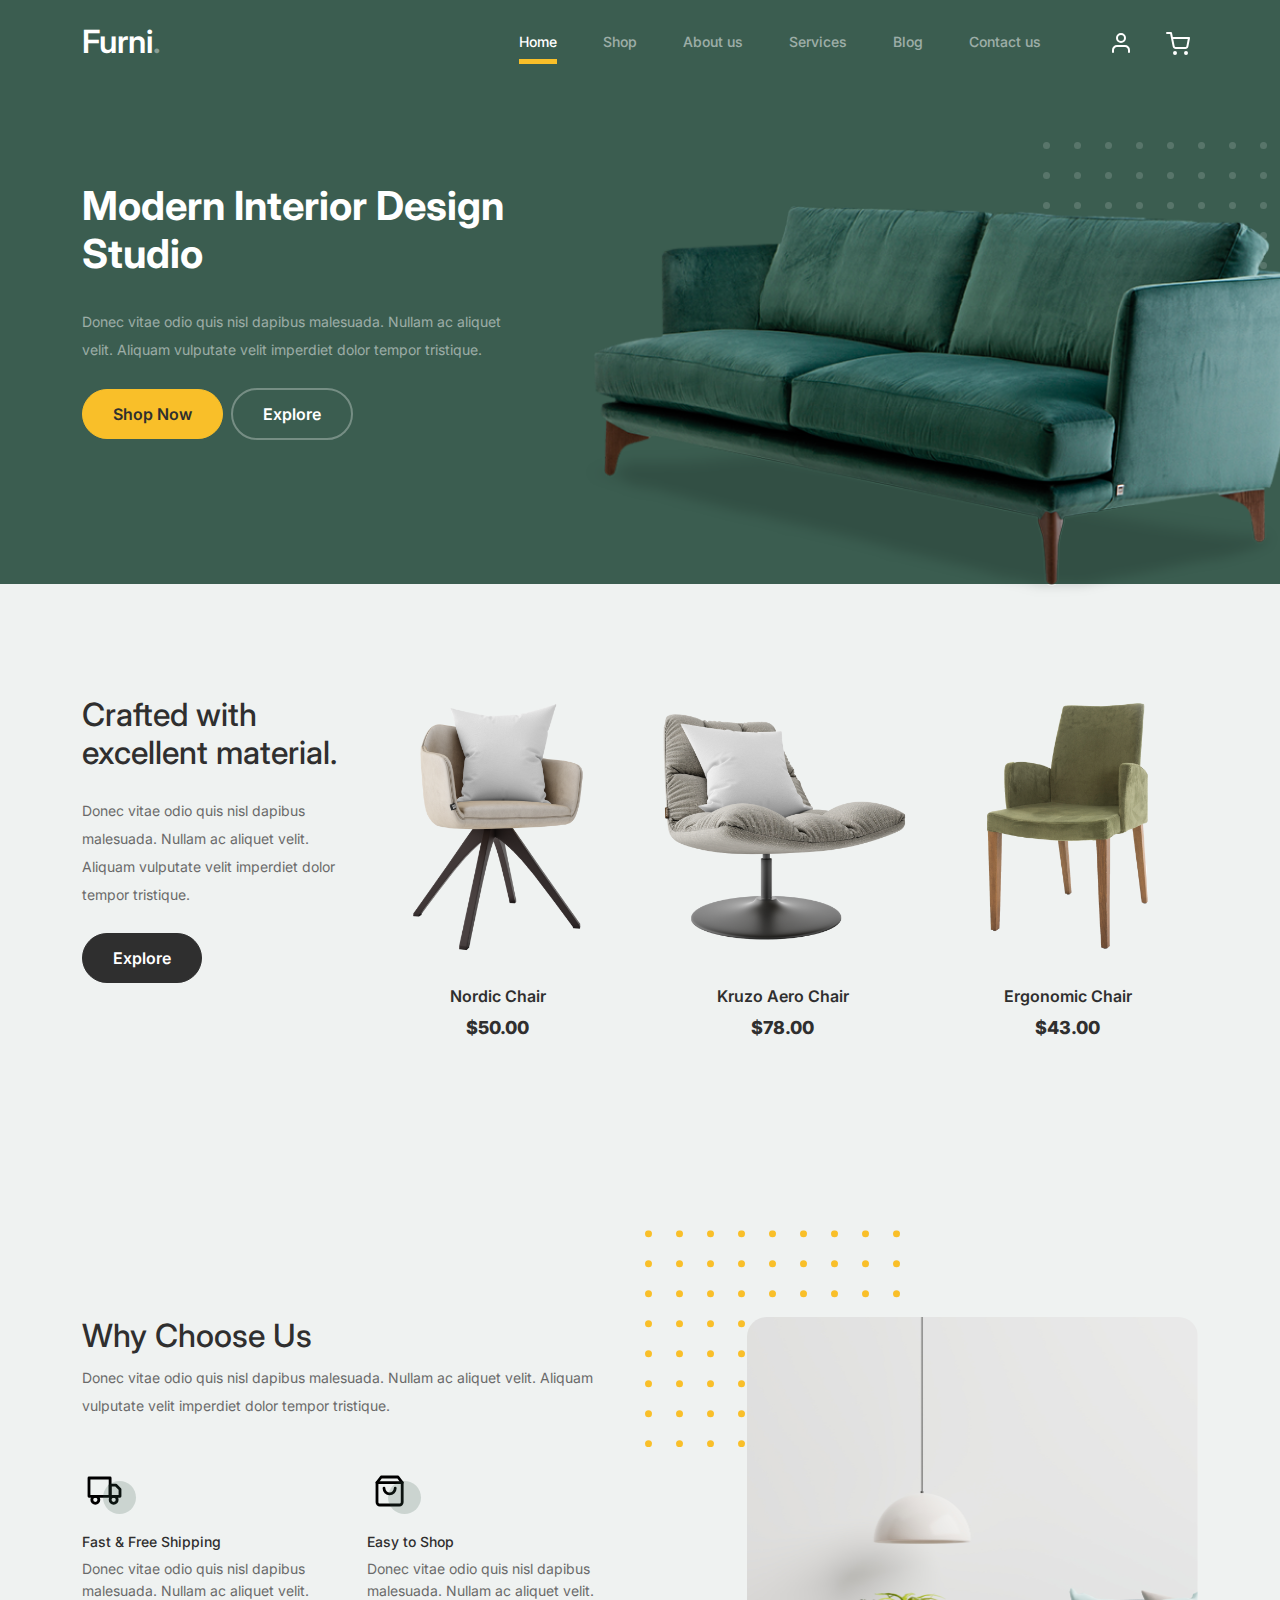
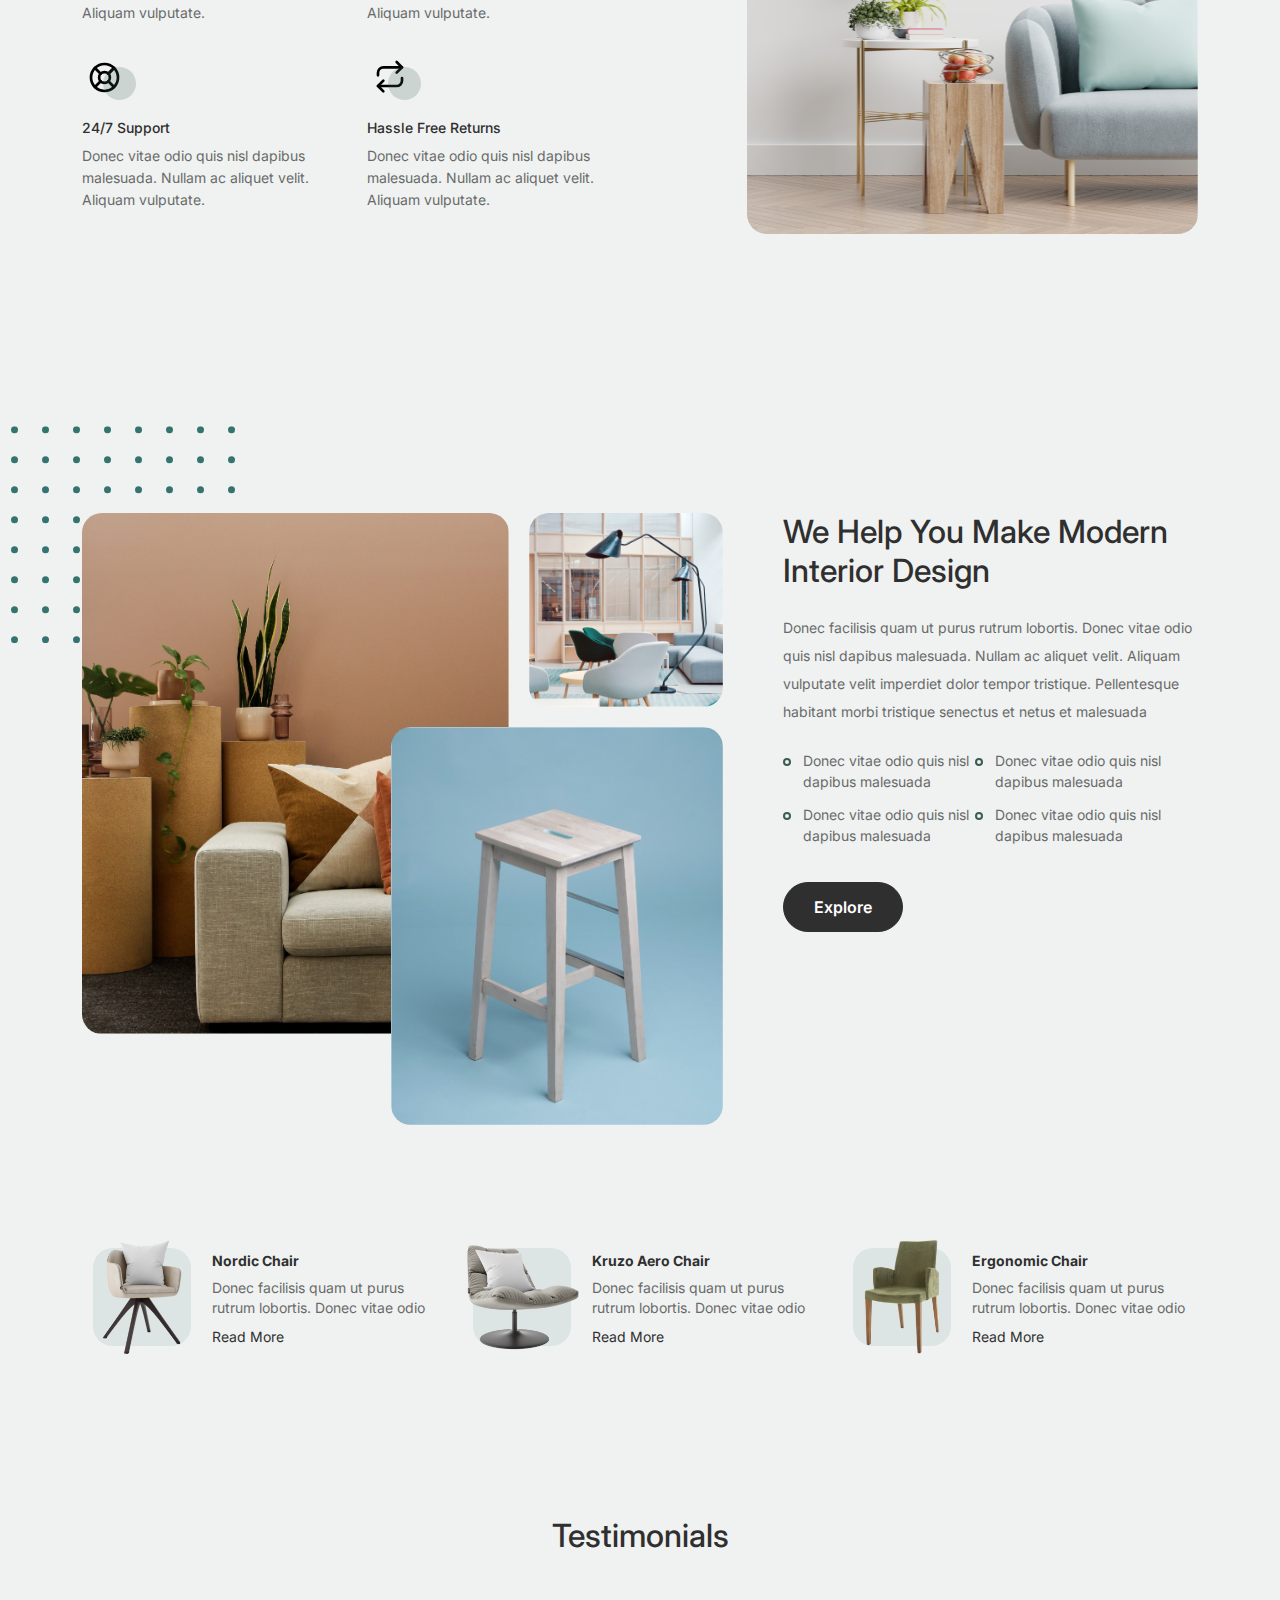
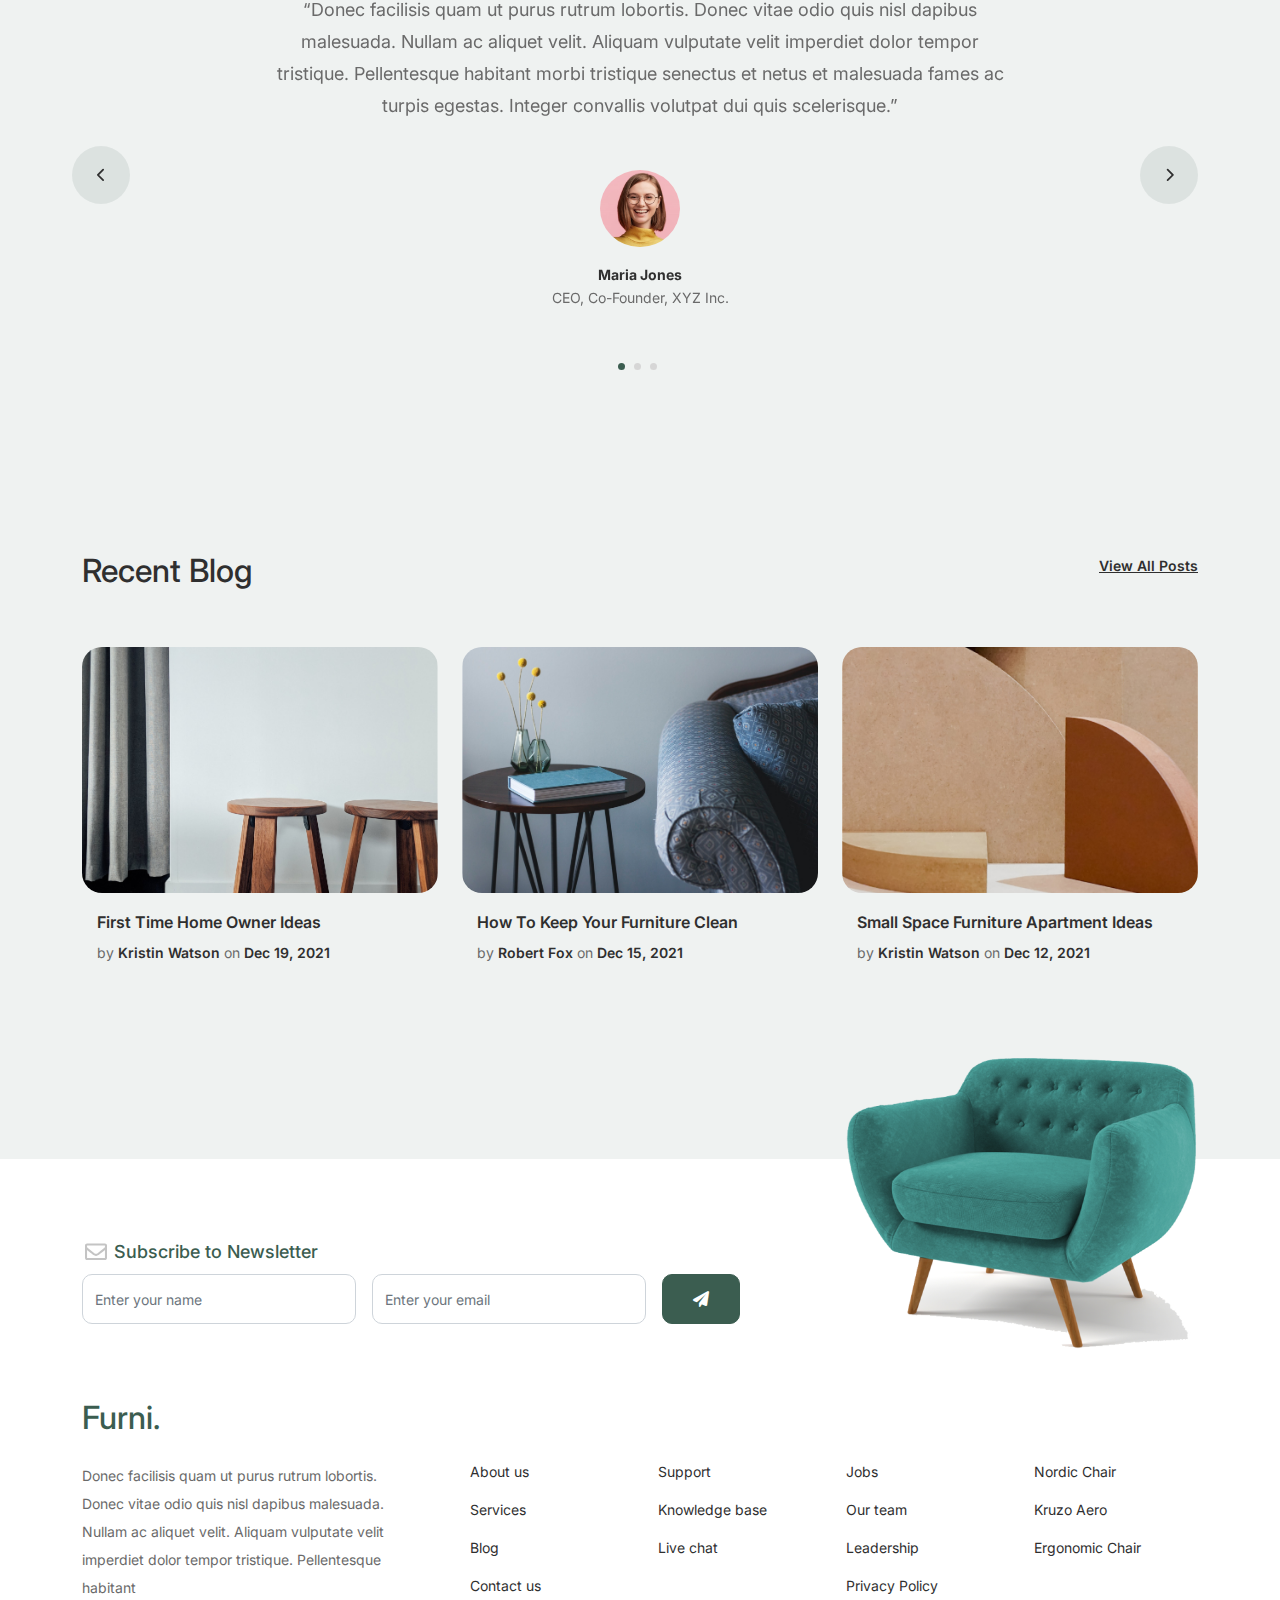
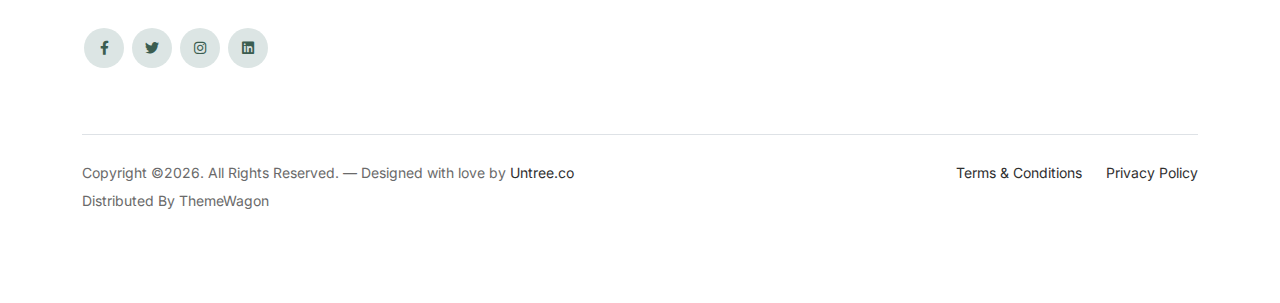
<file: nhóm_74/furni-1.0.0/index.html>
<!-- /*
* Bootstrap 5
* Template Name: Furni
* Template Author: Untree.co
* Template URI: https://untree.co/
* License: https://creativecommons.org/licenses/by/3.0/
*/ -->
<!doctype html>
<html lang="en">
<head>
  <meta charset="utf-8">
  <meta name="viewport" content="width=device-width, initial-scale=1, shrink-to-fit=no">
  <meta name="author" content="Untree.co">
  <link rel="shortcut icon" href="favicon.png">

  <meta name="description" content="" />
  <meta name="keywords" content="bootstrap, bootstrap4" />

		<!-- Bootstrap CSS -->
		<link href="css/bootstrap.min.css" rel="stylesheet">
		<link href="https://cdnjs.cloudflare.com/ajax/libs/font-awesome/6.0.0-beta3/css/all.min.css" rel="stylesheet">
		<link href="css/tiny-slider.css" rel="stylesheet">
		<link href="css/style.css" rel="stylesheet">
		<title>Furni Free Bootstrap 5 Template for Furniture and Interior Design Websites by Untree.co </title>
	</head>

	<body>

		<!-- Start Header/Navigation -->
		<nav class="custom-navbar navbar navbar navbar-expand-md navbar-dark bg-dark" arial-label="Furni navigation bar">

			<div class="container">
				<a class="navbar-brand" href="index.html">Furni<span>.</span></a>

				<button class="navbar-toggler" type="button" data-bs-toggle="collapse" data-bs-target="#navbarsFurni" aria-controls="navbarsFurni" aria-expanded="false" aria-label="Toggle navigation">
					<span class="navbar-toggler-icon"></span>
				</button>

				<div class="collapse navbar-collapse" id="navbarsFurni">
					<ul class="custom-navbar-nav navbar-nav ms-auto mb-2 mb-md-0">
						<li class="nav-item active">
							<a class="nav-link" href="index.html">Home</a>
						</li>
						<li><a class="nav-link" href="shop.html">Shop</a></li>
						<li><a class="nav-link" href="about.html">About us</a></li>
						<li><a class="nav-link" href="services.html">Services</a></li>
						<li><a class="nav-link" href="blog.html">Blog</a></li>
						<li><a class="nav-link" href="contact.html">Contact us</a></li>
					</ul>

					<ul class="custom-navbar-cta navbar-nav mb-2 mb-md-0 ms-5">
<!--						<li><a class="nav-link" href="#"><img src="images/user.svg"></a></li>-->
						<li><a class="nav-link" href="login.html"><img src="images/user.svg"></a></li>

						<li><a class="nav-link" href="cart.html"><img src="images/cart.svg"></a></li>
					</ul>
				</div>
			</div>
				
		</nav>
		<!-- End Header/Navigation -->

		<!-- Start Hero Section -->
			<div class="hero">
				<div class="container">
					<div class="row justify-content-between">
						<div class="col-lg-5">
							<div class="intro-excerpt">
								<h1>Modern Interior <span clsas="d-block">Design Studio</span></h1>
								<p class="mb-4">Donec vitae odio quis nisl dapibus malesuada. Nullam ac aliquet velit. Aliquam vulputate velit imperdiet dolor tempor tristique.</p>
								<p><a href="" class="btn btn-secondary me-2">Shop Now</a><a href="#" class="btn btn-white-outline">Explore</a></p>
							</div>
						</div>
						<div class="col-lg-7">
							<div class="hero-img-wrap">
								<img src="images/couch.png" class="img-fluid">
							</div>
						</div>
					</div>
				</div>
			</div>
		<!-- End Hero Section -->

		<!-- Start Product Section -->
		<div class="product-section">
			<div class="container">
				<div class="row">

					<!-- Start Column 1 -->
					<div class="col-md-12 col-lg-3 mb-5 mb-lg-0">
						<h2 class="mb-4 section-title">Crafted with excellent material.</h2>
						<p class="mb-4">Donec vitae odio quis nisl dapibus malesuada. Nullam ac aliquet velit. Aliquam vulputate velit imperdiet dolor tempor tristique. </p>
						<p><a href="shop.html" class="btn">Explore</a></p>
					</div> 
					<!-- End Column 1 -->

					<!-- Start Column 2 -->
					<div class="col-12 col-md-4 col-lg-3 mb-5 mb-md-0">
						<a class="product-item" href="cart.html">
							<img src="images/product-1.png" class="img-fluid product-thumbnail">
							<h3 class="product-title">Nordic Chair</h3>
							<strong class="product-price">$50.00</strong>

							<span class="icon-cross">
								<img src="images/cross.svg" class="img-fluid">
							</span>
						</a>
					</div> 
					<!-- End Column 2 -->

					<!-- Start Column 3 -->
					<div class="col-12 col-md-4 col-lg-3 mb-5 mb-md-0">
						<a class="product-item" href="cart.html">
							<img src="images/product-2.png" class="img-fluid product-thumbnail">
							<h3 class="product-title">Kruzo Aero Chair</h3>
							<strong class="product-price">$78.00</strong>

							<span class="icon-cross">
								<img src="images/cross.svg" class="img-fluid">
							</span>
						</a>
					</div>
					<!-- End Column 3 -->

					<!-- Start Column 4 -->
					<div class="col-12 col-md-4 col-lg-3 mb-5 mb-md-0">
						<a class="product-item" href="cart.html">
							<img src="images/product-3.png" class="img-fluid product-thumbnail">
							<h3 class="product-title">Ergonomic Chair</h3>
							<strong class="product-price">$43.00</strong>

							<span class="icon-cross">
								<img src="images/cross.svg" class="img-fluid">
							</span>
						</a>
					</div>
					<!-- End Column 4 -->

				</div>
			</div>
		</div>
		<!-- End Product Section -->

		<!-- Start Why Choose Us Section -->
		<div class="why-choose-section">
			<div class="container">
				<div class="row justify-content-between">
					<div class="col-lg-6">
						<h2 class="section-title">Why Choose Us</h2>
						<p>Donec vitae odio quis nisl dapibus malesuada. Nullam ac aliquet velit. Aliquam vulputate velit imperdiet dolor tempor tristique.</p>

						<div class="row my-5">
							<div class="col-6 col-md-6">
								<div class="feature">
									<div class="icon">
										<img src="images/truck.svg" alt="Image" class="imf-fluid">
									</div>
									<h3>Fast &amp; Free Shipping</h3>
									<p>Donec vitae odio quis nisl dapibus malesuada. Nullam ac aliquet velit. Aliquam vulputate.</p>
								</div>
							</div>

							<div class="col-6 col-md-6">
								<div class="feature">
									<div class="icon">
										<img src="images/bag.svg" alt="Image" class="imf-fluid">
									</div>
									<h3>Easy to Shop</h3>
									<p>Donec vitae odio quis nisl dapibus malesuada. Nullam ac aliquet velit. Aliquam vulputate.</p>
								</div>
							</div>

							<div class="col-6 col-md-6">
								<div class="feature">
									<div class="icon">
										<img src="images/support.svg" alt="Image" class="imf-fluid">
									</div>
									<h3>24/7 Support</h3>
									<p>Donec vitae odio quis nisl dapibus malesuada. Nullam ac aliquet velit. Aliquam vulputate.</p>
								</div>
							</div>

							<div class="col-6 col-md-6">
								<div class="feature">
									<div class="icon">
										<img src="images/return.svg" alt="Image" class="imf-fluid">
									</div>
									<h3>Hassle Free Returns</h3>
									<p>Donec vitae odio quis nisl dapibus malesuada. Nullam ac aliquet velit. Aliquam vulputate.</p>
								</div>
							</div>

						</div>
					</div>

					<div class="col-lg-5">
						<div class="img-wrap">
							<img src="images/why-choose-us-img.jpg" alt="Image" class="img-fluid">
						</div>
					</div>

				</div>
			</div>
		</div>
		<!-- End Why Choose Us Section -->

		<!-- Start We Help Section -->
		<div class="we-help-section">
			<div class="container">
				<div class="row justify-content-between">
					<div class="col-lg-7 mb-5 mb-lg-0">
						<div class="imgs-grid">
							<div class="grid grid-1"><img src="images/img-grid-1.jpg" alt="Untree.co"></div>
							<div class="grid grid-2"><img src="images/img-grid-2.jpg" alt="Untree.co"></div>
							<div class="grid grid-3"><img src="images/img-grid-3.jpg" alt="Untree.co"></div>
						</div>
					</div>
					<div class="col-lg-5 ps-lg-5">
						<h2 class="section-title mb-4">We Help You Make Modern Interior Design</h2>
						<p>Donec facilisis quam ut purus rutrum lobortis. Donec vitae odio quis nisl dapibus malesuada. Nullam ac aliquet velit. Aliquam vulputate velit imperdiet dolor tempor tristique. Pellentesque habitant morbi tristique senectus et netus et malesuada</p>

						<ul class="list-unstyled custom-list my-4">
							<li>Donec vitae odio quis nisl dapibus malesuada</li>
							<li>Donec vitae odio quis nisl dapibus malesuada</li>
							<li>Donec vitae odio quis nisl dapibus malesuada</li>
							<li>Donec vitae odio quis nisl dapibus malesuada</li>
						</ul>
						<p><a herf="#" class="btn">Explore</a></p>
					</div>
				</div>
			</div>
		</div>
		<!-- End We Help Section -->

		<!-- Start Popular Product -->
		<div class="popular-product">
			<div class="container">
				<div class="row">

					<div class="col-12 col-md-6 col-lg-4 mb-4 mb-lg-0">
						<div class="product-item-sm d-flex">
							<div class="thumbnail">
								<img src="images/product-1.png" alt="Image" class="img-fluid">
							</div>
							<div class="pt-3">
								<h3>Nordic Chair</h3>
								<p>Donec facilisis quam ut purus rutrum lobortis. Donec vitae odio </p>
								<p><a href="#">Read More</a></p>
							</div>
						</div>
					</div>

					<div class="col-12 col-md-6 col-lg-4 mb-4 mb-lg-0">
						<div class="product-item-sm d-flex">
							<div class="thumbnail">
								<img src="images/product-2.png" alt="Image" class="img-fluid">
							</div>
							<div class="pt-3">
								<h3>Kruzo Aero Chair</h3>
								<p>Donec facilisis quam ut purus rutrum lobortis. Donec vitae odio </p>
								<p><a href="#">Read More</a></p>
							</div>
						</div>
					</div>

					<div class="col-12 col-md-6 col-lg-4 mb-4 mb-lg-0">
						<div class="product-item-sm d-flex">
							<div class="thumbnail">
								<img src="images/product-3.png" alt="Image" class="img-fluid">
							</div>
							<div class="pt-3">
								<h3>Ergonomic Chair</h3>
								<p>Donec facilisis quam ut purus rutrum lobortis. Donec vitae odio </p>
								<p><a href="#">Read More</a></p>
							</div>
						</div>
					</div>

				</div>
			</div>
		</div>
		<!-- End Popular Product -->

		<!-- Start Testimonial Slider -->
		<div class="testimonial-section">
			<div class="container">
				<div class="row">
					<div class="col-lg-7 mx-auto text-center">
						<h2 class="section-title">Testimonials</h2>
					</div>
				</div>

				<div class="row justify-content-center">
					<div class="col-lg-12">
						<div class="testimonial-slider-wrap text-center">

							<div id="testimonial-nav">
								<span class="prev" data-controls="prev"><span class="fa fa-chevron-left"></span></span>
								<span class="next" data-controls="next"><span class="fa fa-chevron-right"></span></span>
							</div>

							<div class="testimonial-slider">
								
								<div class="item">
									<div class="row justify-content-center">
										<div class="col-lg-8 mx-auto">

											<div class="testimonial-block text-center">
												<blockquote class="mb-5">
													<p>&ldquo;Donec facilisis quam ut purus rutrum lobortis. Donec vitae odio quis nisl dapibus malesuada. Nullam ac aliquet velit. Aliquam vulputate velit imperdiet dolor tempor tristique. Pellentesque habitant morbi tristique senectus et netus et malesuada fames ac turpis egestas. Integer convallis volutpat dui quis scelerisque.&rdquo;</p>
												</blockquote>

												<div class="author-info">
													<div class="author-pic">
														<img src="images/person-1.png" alt="Maria Jones" class="img-fluid">
													</div>
													<h3 class="font-weight-bold">Maria Jones</h3>
													<span class="position d-block mb-3">CEO, Co-Founder, XYZ Inc.</span>
												</div>
											</div>

										</div>
									</div>
								</div> 
								<!-- END item -->

								<div class="item">
									<div class="row justify-content-center">
										<div class="col-lg-8 mx-auto">

											<div class="testimonial-block text-center">
												<blockquote class="mb-5">
													<p>&ldquo;Donec facilisis quam ut purus rutrum lobortis. Donec vitae odio quis nisl dapibus malesuada. Nullam ac aliquet velit. Aliquam vulputate velit imperdiet dolor tempor tristique. Pellentesque habitant morbi tristique senectus et netus et malesuada fames ac turpis egestas. Integer convallis volutpat dui quis scelerisque.&rdquo;</p>
												</blockquote>

												<div class="author-info">
													<div class="author-pic">
														<img src="images/person-1.png" alt="Maria Jones" class="img-fluid">
													</div>
													<h3 class="font-weight-bold">Maria Jones</h3>
													<span class="position d-block mb-3">CEO, Co-Founder, XYZ Inc.</span>
												</div>
											</div>

										</div>
									</div>
								</div> 
								<!-- END item -->

								<div class="item">
									<div class="row justify-content-center">
										<div class="col-lg-8 mx-auto">

											<div class="testimonial-block text-center">
												<blockquote class="mb-5">
													<p>&ldquo;Donec facilisis quam ut purus rutrum lobortis. Donec vitae odio quis nisl dapibus malesuada. Nullam ac aliquet velit. Aliquam vulputate velit imperdiet dolor tempor tristique. Pellentesque habitant morbi tristique senectus et netus et malesuada fames ac turpis egestas. Integer convallis volutpat dui quis scelerisque.&rdquo;</p>
												</blockquote>

												<div class="author-info">
													<div class="author-pic">
														<img src="images/person-1.png" alt="Maria Jones" class="img-fluid">
													</div>
													<h3 class="font-weight-bold">Maria Jones</h3>
													<span class="position d-block mb-3">CEO, Co-Founder, XYZ Inc.</span>
												</div>
											</div>

										</div>
									</div>
								</div> 
								<!-- END item -->

							</div>

						</div>
					</div>
				</div>
			</div>
		</div>
		<!-- End Testimonial Slider -->

		<!-- Start Blog Section -->
		<div class="blog-section">
			<div class="container">
				<div class="row mb-5">
					<div class="col-md-6">
						<h2 class="section-title">Recent Blog</h2>
					</div>
					<div class="col-md-6 text-start text-md-end">
						<a href="#" class="more">View All Posts</a>
					</div>
				</div>

				<div class="row">

					<div class="col-12 col-sm-6 col-md-4 mb-4 mb-md-0">
						<div class="post-entry">
							<a href="#" class="post-thumbnail"><img src="images/post-1.jpg" alt="Image" class="img-fluid"></a>
							<div class="post-content-entry">
								<h3><a href="#">First Time Home Owner Ideas</a></h3>
								<div class="meta">
									<span>by <a href="#">Kristin Watson</a></span> <span>on <a href="#">Dec 19, 2021</a></span>
								</div>
							</div>
						</div>
					</div>

					<div class="col-12 col-sm-6 col-md-4 mb-4 mb-md-0">
						<div class="post-entry">
							<a href="#" class="post-thumbnail"><img src="images/post-2.jpg" alt="Image" class="img-fluid"></a>
							<div class="post-content-entry">
								<h3><a href="#">How To Keep Your Furniture Clean</a></h3>
								<div class="meta">
									<span>by <a href="#">Robert Fox</a></span> <span>on <a href="#">Dec 15, 2021</a></span>
								</div>
							</div>
						</div>
					</div>

					<div class="col-12 col-sm-6 col-md-4 mb-4 mb-md-0">
						<div class="post-entry">
							<a href="#" class="post-thumbnail"><img src="images/post-3.jpg" alt="Image" class="img-fluid"></a>
							<div class="post-content-entry">
								<h3><a href="#">Small Space Furniture Apartment Ideas</a></h3>
								<div class="meta">
									<span>by <a href="#">Kristin Watson</a></span> <span>on <a href="#">Dec 12, 2021</a></span>
								</div>
							</div>
						</div>
					</div>

				</div>
			</div>
		</div>
		<!-- End Blog Section -->	

		<!-- Start Footer Section -->
		<footer class="footer-section">
			<div class="container relative">

				<div class="sofa-img">
					<img src="images/sofa.png" alt="Image" class="img-fluid">
				</div>

				<div class="row">
					<div class="col-lg-8">
						<div class="subscription-form">
							<h3 class="d-flex align-items-center"><span class="me-1"><img src="images/envelope-outline.svg" alt="Image" class="img-fluid"></span><span>Subscribe to Newsletter</span></h3>

							<form action="#" class="row g-3">
								<div class="col-auto">
									<input type="text" class="form-control" placeholder="Enter your name">
								</div>
								<div class="col-auto">
									<input type="email" class="form-control" placeholder="Enter your email">
								</div>
								<div class="col-auto">
									<button class="btn btn-primary">
										<span class="fa fa-paper-plane"></span>
									</button>
								</div>
							</form>

						</div>
					</div>
				</div>

				<div class="row g-5 mb-5">
					<div class="col-lg-4">
						<div class="mb-4 footer-logo-wrap"><a href="#" class="footer-logo">Furni<span>.</span></a></div>
						<p class="mb-4">Donec facilisis quam ut purus rutrum lobortis. Donec vitae odio quis nisl dapibus malesuada. Nullam ac aliquet velit. Aliquam vulputate velit imperdiet dolor tempor tristique. Pellentesque habitant</p>

						<ul class="list-unstyled custom-social">
							<li><a href="#"><span class="fa fa-brands fa-facebook-f"></span></a></li>
							<li><a href="#"><span class="fa fa-brands fa-twitter"></span></a></li>
							<li><a href="#"><span class="fa fa-brands fa-instagram"></span></a></li>
							<li><a href="#"><span class="fa fa-brands fa-linkedin"></span></a></li>
						</ul>
					</div>

					<div class="col-lg-8">
						<div class="row links-wrap">
							<div class="col-6 col-sm-6 col-md-3">
								<ul class="list-unstyled">
									<li><a href="#">About us</a></li>
									<li><a href="#">Services</a></li>
									<li><a href="#">Blog</a></li>
									<li><a href="#">Contact us</a></li>
								</ul>
							</div>

							<div class="col-6 col-sm-6 col-md-3">
								<ul class="list-unstyled">
									<li><a href="#">Support</a></li>
									<li><a href="#">Knowledge base</a></li>
									<li><a href="#">Live chat</a></li>
								</ul>
							</div>

							<div class="col-6 col-sm-6 col-md-3">
								<ul class="list-unstyled">
									<li><a href="#">Jobs</a></li>
									<li><a href="#">Our team</a></li>
									<li><a href="#">Leadership</a></li>
									<li><a href="#">Privacy Policy</a></li>
								</ul>
							</div>

							<div class="col-6 col-sm-6 col-md-3">
								<ul class="list-unstyled">
									<li><a href="#">Nordic Chair</a></li>
									<li><a href="#">Kruzo Aero</a></li>
									<li><a href="#">Ergonomic Chair</a></li>
								</ul>
							</div>
						</div>
					</div>

				</div>

				<div class="border-top copyright">
					<div class="row pt-4">
						<div class="col-lg-6">
							<p class="mb-2 text-center text-lg-start">Copyright &copy;<script>document.write(new Date().getFullYear());</script>. All Rights Reserved. &mdash; Designed with love by <a href="https://untree.co">Untree.co</a> Distributed By <a hreff="https://themewagon.com">ThemeWagon</a>  <!-- License information: https://untree.co/license/ -->
            </p>
						</div>

						<div class="col-lg-6 text-center text-lg-end">
							<ul class="list-unstyled d-inline-flex ms-auto">
								<li class="me-4"><a href="#">Terms &amp; Conditions</a></li>
								<li><a href="#">Privacy Policy</a></li>
							</ul>
						</div>

					</div>
				</div>

			</div>
		</footer>
		<!-- End Footer Section -->	


		<script src="js/bootstrap.bundle.min.js"></script>
		<script src="js/tiny-slider.js"></script>
		<script src="js/custom.js"></script>
	</body>

</html>
</file>
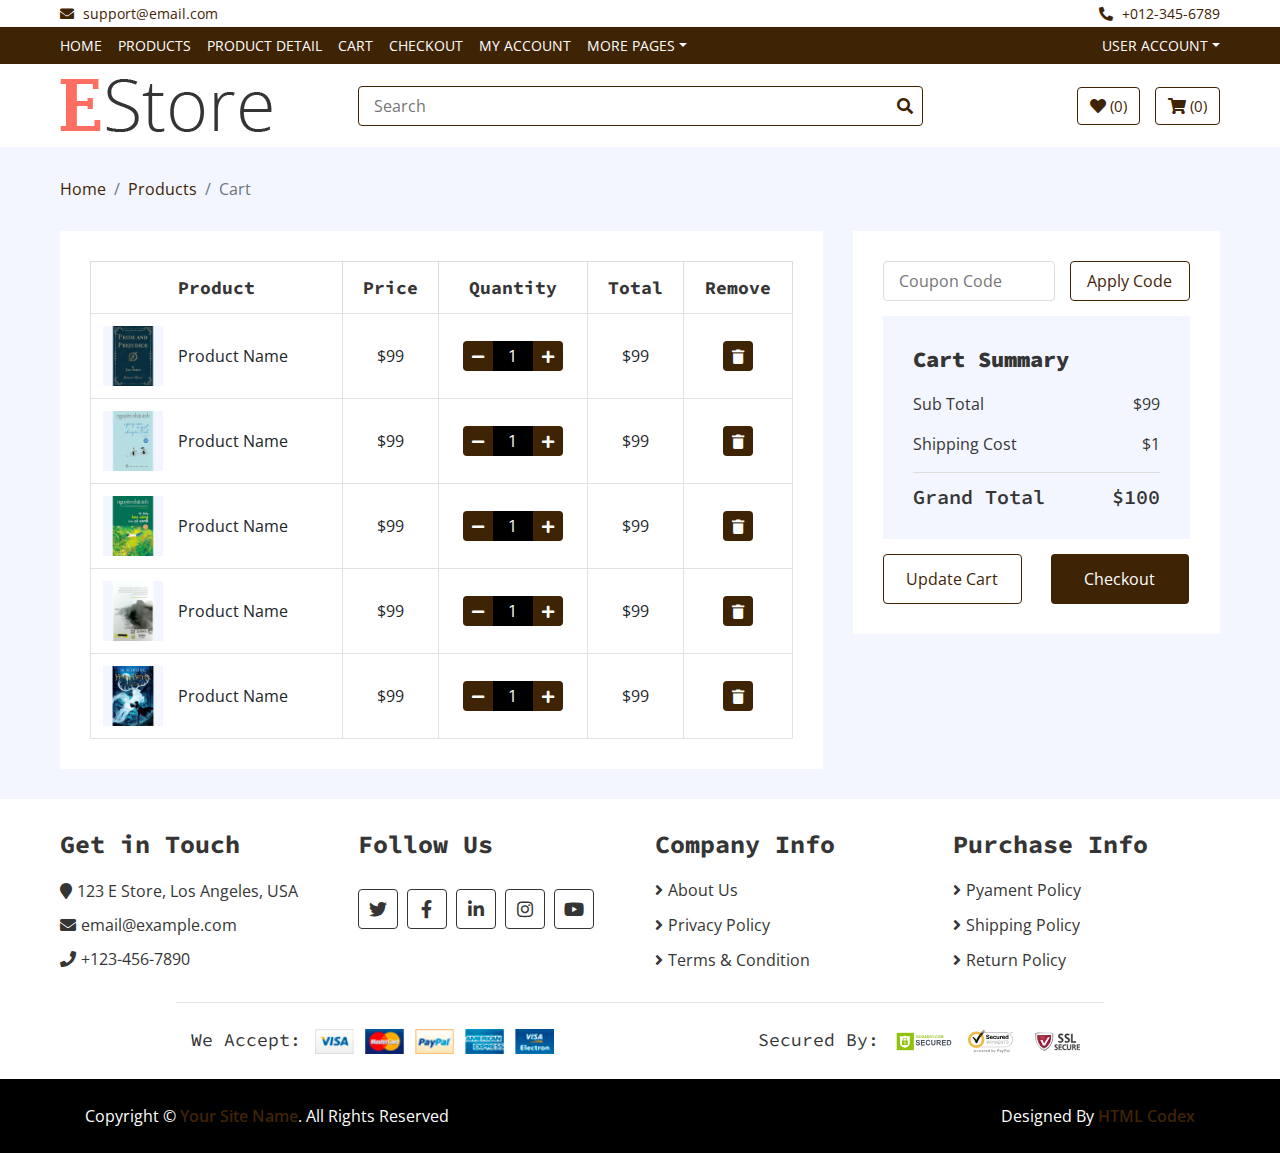
<file: ecommerce-html-template/cart.html>
<!DOCTYPE html>
<html lang="en">
    <head>
        <meta charset="utf-8">
        <title>E Store - eCommerce HTML Template</title>
        <meta content="width=device-width, initial-scale=1.0" name="viewport">
        <meta content="eCommerce HTML Template Free Download" name="keywords">
        <meta content="eCommerce HTML Template Free Download" name="description">

        <!-- Favicon -->
        <link href="img/favicon.ico" rel="icon">

        <!-- Google Fonts -->
        <link href="https://fonts.googleapis.com/css?family=Open+Sans:300,400|Source+Code+Pro:700,900&display=swap" rel="stylesheet">

        <!-- CSS Libraries -->
        <link href="https://stackpath.bootstrapcdn.com/bootstrap/4.4.1/css/bootstrap.min.css" rel="stylesheet">
        <link href="https://cdnjs.cloudflare.com/ajax/libs/font-awesome/5.10.0/css/all.min.css" rel="stylesheet">
        <link href="lib/slick/slick.css" rel="stylesheet">
        <link href="lib/slick/slick-theme.css" rel="stylesheet">

        <!-- Template Stylesheet -->
        <link href="css/style.css" rel="stylesheet">
    </head>

    <body>
        <!-- Top bar Start -->
        <div class="top-bar">
            <div class="container-fluid">
                <div class="row">
                    <div class="col-sm-6">
                        <i class="fa fa-envelope"></i>
                        support@email.com
                    </div>
                    <div class="col-sm-6">
                        <i class="fa fa-phone-alt"></i>
                        +012-345-6789
                    </div>
                </div>
            </div>
        </div>
        <!-- Top bar End -->
        
        <!-- Nav Bar Start -->
        <div class="nav">
            <div class="container-fluid">
                <nav class="navbar navbar-expand-md bg-dark navbar-dark">
                    <a href="#" class="navbar-brand">MENU</a>
                    <button type="button" class="navbar-toggler" data-toggle="collapse" data-target="#navbarCollapse">
                        <span class="navbar-toggler-icon"></span>
                    </button>

                    <div class="collapse navbar-collapse justify-content-between" id="navbarCollapse">
                        <div class="navbar-nav mr-auto">
                            <a href="index.html" class="nav-item nav-link">Home</a>
                            <a href="product-list.html" class="nav-item nav-link">Products</a>
                            <a href="product-detail.html" class="nav-item nav-link">Product Detail</a>
                            <a href="cart.html" class="nav-item nav-link active">Cart</a>
                            <a href="checkout.html" class="nav-item nav-link">Checkout</a>
                            <a href="my-account.html" class="nav-item nav-link">My Account</a>
                            <div class="nav-item dropdown">
                                <a href="#" class="nav-link dropdown-toggle" data-toggle="dropdown">More Pages</a>
                                <div class="dropdown-menu">
                                    <a href="wishlist.html" class="dropdown-item">Wishlist</a>
                                    <a href="login.html" class="dropdown-item">Login & Register</a>
                                    <a href="contact.html" class="dropdown-item">Contact Us</a>
                                </div>
                            </div>
                        </div>
                        <div class="navbar-nav ml-auto">
                            <div class="nav-item dropdown">
                                <a href="#" class="nav-link dropdown-toggle" data-toggle="dropdown">User Account</a>
                                <div class="dropdown-menu">
                                    <a href="#" class="dropdown-item">Login</a>
                                    <a href="#" class="dropdown-item">Register</a>
                                </div>
                            </div>
                        </div>
                    </div>
                </nav>
            </div>
        </div>
        <!-- Nav Bar End -->      
        
        <!-- Bottom Bar Start -->
        <div class="bottom-bar">
            <div class="container-fluid">
                <div class="row align-items-center">
                    <div class="col-md-3">
                        <div class="logo">
                            <a href="index.html">
                                <img src="img/logo.png" alt="Logo">
                            </a>
                        </div>
                    </div>
                    <div class="col-md-6">
                        <div class="search">
                            <input type="text" placeholder="Search">
                            <button><i class="fa fa-search"></i></button>
                        </div>
                    </div>
                    <div class="col-md-3">
                        <div class="user">
                            <a href="wishlist.html" class="btn wishlist">
                                <i class="fa fa-heart"></i>
                                <span>(0)</span>
                            </a>
                            <a href="cart.html" class="btn cart">
                                <i class="fa fa-shopping-cart"></i>
                                <span>(0)</span>
                            </a>
                        </div>
                    </div>
                </div>
            </div>
        </div>
        <!-- Bottom Bar End -->
        
        <!-- Breadcrumb Start -->
        <div class="breadcrumb-wrap">
            <div class="container-fluid">
                <ul class="breadcrumb">
                    <li class="breadcrumb-item"><a href="#">Home</a></li>
                    <li class="breadcrumb-item"><a href="#">Products</a></li>
                    <li class="breadcrumb-item active">Cart</li>
                </ul>
            </div>
        </div>
        <!-- Breadcrumb End -->
        
        <!-- Cart Start -->
        <div class="cart-page">
            <div class="container-fluid">
                <div class="row">
                    <div class="col-lg-8">
                        <div class="cart-page-inner">
                            <div class="table-responsive">
                                <table class="table table-bordered">
                                    <thead class="thead-dark">
                                        <tr>
                                            <th>Product</th>
                                            <th>Price</th>
                                            <th>Quantity</th>
                                            <th>Total</th>
                                            <th>Remove</th>
                                        </tr>
                                    </thead>
                                    <tbody class="align-middle">
                                        <tr>
                                            <td>
                                                <div class="img">
                                                    <a href="#"><img src="img/product-1.jpg" alt="Image"></a>
                                                    <p>Product Name</p>
                                                </div>
                                            </td>
                                            <td>$99</td>
                                            <td>
                                                <div class="qty">
                                                    <button class="btn-minus"><i class="fa fa-minus"></i></button>
                                                    <input type="text" value="1">
                                                    <button class="btn-plus"><i class="fa fa-plus"></i></button>
                                                </div>
                                            </td>
                                            <td>$99</td>
                                            <td><button><i class="fa fa-trash"></i></button></td>
                                        </tr>
                                        <tr>
                                            <td>
                                                <div class="img">
                                                    <a href="#"><img src="img/product-2.jpg" alt="Image"></a>
                                                    <p>Product Name</p>
                                                </div>
                                            </td>
                                            <td>$99</td>
                                            <td>
                                                <div class="qty">
                                                    <button class="btn-minus"><i class="fa fa-minus"></i></button>
                                                    <input type="text" value="1">
                                                    <button class="btn-plus"><i class="fa fa-plus"></i></button>
                                                </div>
                                            </td>
                                            <td>$99</td>
                                            <td><button><i class="fa fa-trash"></i></button></td>
                                        </tr>
                                        <tr>
                                            <td>
                                                <div class="img">
                                                    <a href="#"><img src="img/product-3.jpg" alt="Image"></a>
                                                    <p>Product Name</p>
                                                </div>
                                            </td>
                                            <td>$99</td>
                                            <td>
                                                <div class="qty">
                                                    <button class="btn-minus"><i class="fa fa-minus"></i></button>
                                                    <input type="text" value="1">
                                                    <button class="btn-plus"><i class="fa fa-plus"></i></button>
                                                </div>
                                            </td>
                                            <td>$99</td>
                                            <td><button><i class="fa fa-trash"></i></button></td>
                                        </tr>
                                        <tr>
                                            <td>
                                                <div class="img">
                                                    <a href="#"><img src="img/product-4.jpg" alt="Image"></a>
                                                    <p>Product Name</p>
                                                </div>
                                            </td>
                                            <td>$99</td>
                                            <td>
                                                <div class="qty">
                                                    <button class="btn-minus"><i class="fa fa-minus"></i></button>
                                                    <input type="text" value="1">
                                                    <button class="btn-plus"><i class="fa fa-plus"></i></button>
                                                </div>
                                            </td>
                                            <td>$99</td>
                                            <td><button><i class="fa fa-trash"></i></button></td>
                                        </tr>
                                        <tr>
                                            <td>
                                                <div class="img">
                                                    <a href="#"><img src="img/product-5.jpg" alt="Image"></a>
                                                    <p>Product Name</p>
                                                </div>
                                            </td>
                                            <td>$99</td>
                                            <td>
                                                <div class="qty">
                                                    <button class="btn-minus"><i class="fa fa-minus"></i></button>
                                                    <input type="text" value="1">
                                                    <button class="btn-plus"><i class="fa fa-plus"></i></button>
                                                </div>
                                            </td>
                                            <td>$99</td>
                                            <td><button><i class="fa fa-trash"></i></button></td>
                                        </tr>
                                    </tbody>
                                </table>
                            </div>
                        </div>
                    </div>
                    <div class="col-lg-4">
                        <div class="cart-page-inner">
                            <div class="row">
                                <div class="col-md-12">
                                    <div class="coupon">
                                        <input type="text" placeholder="Coupon Code">
                                        <button>Apply Code</button>
                                    </div>
                                </div>
                                <div class="col-md-12">
                                    <div class="cart-summary">
                                        <div class="cart-content">
                                            <h1>Cart Summary</h1>
                                            <p>Sub Total<span>$99</span></p>
                                            <p>Shipping Cost<span>$1</span></p>
                                            <h2>Grand Total<span>$100</span></h2>
                                        </div>
                                        <div class="cart-btn">
                                            <button>Update Cart</button>
                                            <button>Checkout</button>
                                        </div>
                                    </div>
                                </div>
                            </div>
                        </div>
                    </div>
                </div>
            </div>
        </div>
        <!-- Cart End -->
        
        <!-- Footer Start -->
        <div class="footer">
            <div class="container-fluid">
                <div class="row">
                    <div class="col-lg-3 col-md-6">
                        <div class="footer-widget">
                            <h2>Get in Touch</h2>
                            <div class="contact-info">
                                <p><i class="fa fa-map-marker"></i>123 E Store, Los Angeles, USA</p>
                                <p><i class="fa fa-envelope"></i>email@example.com</p>
                                <p><i class="fa fa-phone"></i>+123-456-7890</p>
                            </div>
                        </div>
                    </div>
                    
                    <div class="col-lg-3 col-md-6">
                        <div class="footer-widget">
                            <h2>Follow Us</h2>
                            <div class="contact-info">
                                <div class="social">
                                    <a href=""><i class="fab fa-twitter"></i></a>
                                    <a href=""><i class="fab fa-facebook-f"></i></a>
                                    <a href=""><i class="fab fa-linkedin-in"></i></a>
                                    <a href=""><i class="fab fa-instagram"></i></a>
                                    <a href=""><i class="fab fa-youtube"></i></a>
                                </div>
                            </div>
                        </div>
                    </div>

                    <div class="col-lg-3 col-md-6">
                        <div class="footer-widget">
                            <h2>Company Info</h2>
                            <ul>
                                <li><a href="#">About Us</a></li>
                                <li><a href="#">Privacy Policy</a></li>
                                <li><a href="#">Terms & Condition</a></li>
                            </ul>
                        </div>
                    </div>

                    <div class="col-lg-3 col-md-6">
                        <div class="footer-widget">
                            <h2>Purchase Info</h2>
                            <ul>
                                <li><a href="#">Pyament Policy</a></li>
                                <li><a href="#">Shipping Policy</a></li>
                                <li><a href="#">Return Policy</a></li>
                            </ul>
                        </div>
                    </div>
                </div>
                
                <div class="row payment align-items-center">
                    <div class="col-md-6">
                        <div class="payment-method">
                            <h2>We Accept:</h2>
                            <img src="img/payment-method.png" alt="Payment Method" />
                        </div>
                    </div>
                    <div class="col-md-6">
                        <div class="payment-security">
                            <h2>Secured By:</h2>
                            <img src="img/godaddy.svg" alt="Payment Security" />
                            <img src="img/norton.svg" alt="Payment Security" />
                            <img src="img/ssl.svg" alt="Payment Security" />
                        </div>
                    </div>
                </div>
            </div>
        </div>
        <!-- Footer End -->
        
        <!-- Footer Bottom Start -->
        <div class="footer-bottom">
            <div class="container">
                <div class="row">
                    <div class="col-md-6 copyright">
                        <p>Copyright &copy; <a href="#">Your Site Name</a>. All Rights Reserved</p>
                    </div>

                    <div class="col-md-6 template-by">
						<!--/*** This template is free as long as you keep the footer author’s credit link/attribution link/backlink. If you'd like to use the template without the footer author’s credit link/attribution link/backlink, you can purchase the Credit Removal License from "https://htmlcodex.com/credit-removal". Thank you for your support. ***/-->					
                        <p>Designed By <a href="https://htmlcodex.com">HTML Codex</a></p>
                    </div>
                </div>
            </div>
        </div>
        <!-- Footer Bottom End -->       
        
        <!-- Back to Top -->
        <a href="#" class="back-to-top"><i class="fa fa-chevron-up"></i></a>
        
        <!-- JavaScript Libraries -->
        <script src="https://code.jquery.com/jquery-3.4.1.min.js"></script>
        <script src="https://stackpath.bootstrapcdn.com/bootstrap/4.4.1/js/bootstrap.bundle.min.js"></script>
        <script src="lib/easing/easing.min.js"></script>
        <script src="lib/slick/slick.min.js"></script>
        
        <!-- Template Javascript -->
        <script src="js/main.js"></script>
    </body>
</html>
</file>
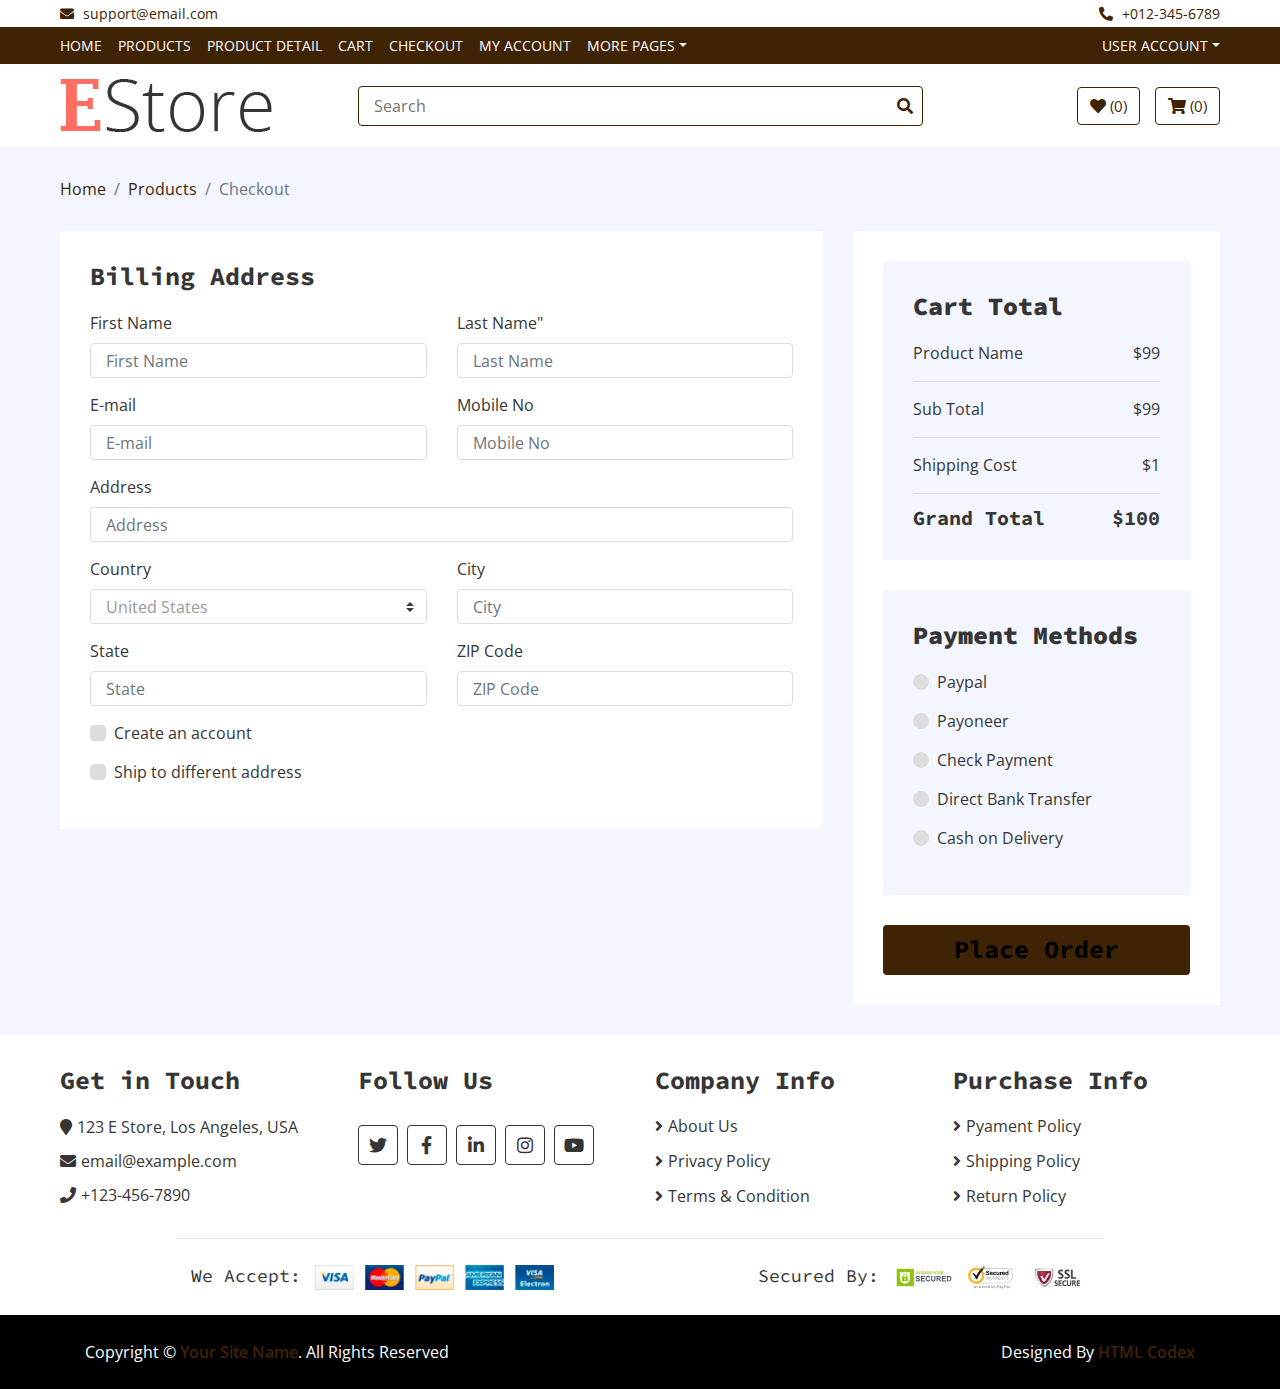
<file: ecommerce-html-template/checkout.html>
<!DOCTYPE html>
<html lang="en">
    <head>
        <meta charset="utf-8">
        <title>E Store - eCommerce HTML Template</title>
        <meta content="width=device-width, initial-scale=1.0" name="viewport">
        <meta content="eCommerce HTML Template Free Download" name="keywords">
        <meta content="eCommerce HTML Template Free Download" name="description">

        <!-- Favicon -->
        <link href="img/favicon.ico" rel="icon">

        <!-- Google Fonts -->
        <link href="https://fonts.googleapis.com/css?family=Open+Sans:300,400|Source+Code+Pro:700,900&display=swap" rel="stylesheet">

        <!-- CSS Libraries -->
        <link href="https://stackpath.bootstrapcdn.com/bootstrap/4.4.1/css/bootstrap.min.css" rel="stylesheet">
        <link href="https://cdnjs.cloudflare.com/ajax/libs/font-awesome/5.10.0/css/all.min.css" rel="stylesheet">
        <link href="lib/slick/slick.css" rel="stylesheet">
        <link href="lib/slick/slick-theme.css" rel="stylesheet">

        <!-- Template Stylesheet -->
        <link href="css/style.css" rel="stylesheet">
    </head>

    <body>
        <!-- Top bar Start -->
        <div class="top-bar">
            <div class="container-fluid">
                <div class="row">
                    <div class="col-sm-6">
                        <i class="fa fa-envelope"></i>
                        support@email.com
                    </div>
                    <div class="col-sm-6">
                        <i class="fa fa-phone-alt"></i>
                        +012-345-6789
                    </div>
                </div>
            </div>
        </div>
        <!-- Top bar End -->
        
        <!-- Nav Bar Start -->
        <div class="nav">
            <div class="container-fluid">
                <nav class="navbar navbar-expand-md bg-dark navbar-dark">
                    <a href="#" class="navbar-brand">MENU</a>
                    <button type="button" class="navbar-toggler" data-toggle="collapse" data-target="#navbarCollapse">
                        <span class="navbar-toggler-icon"></span>
                    </button>

                    <div class="collapse navbar-collapse justify-content-between" id="navbarCollapse">
                        <div class="navbar-nav mr-auto">
                            <a href="index.html" class="nav-item nav-link">Home</a>
                            <a href="product-list.html" class="nav-item nav-link">Products</a>
                            <a href="product-detail.html" class="nav-item nav-link">Product Detail</a>
                            <a href="cart.html" class="nav-item nav-link">Cart</a>
                            <a href="checkout.html" class="nav-item nav-link active">Checkout</a>
                            <a href="my-account.html" class="nav-item nav-link">My Account</a>
                            <div class="nav-item dropdown">
                                <a href="#" class="nav-link dropdown-toggle" data-toggle="dropdown">More Pages</a>
                                <div class="dropdown-menu">
                                    <a href="wishlist.html" class="dropdown-item">Wishlist</a>
                                    <a href="login.html" class="dropdown-item">Login & Register</a>
                                    <a href="contact.html" class="dropdown-item">Contact Us</a>
                                </div>
                            </div>
                        </div>
                        <div class="navbar-nav ml-auto">
                            <div class="nav-item dropdown">
                                <a href="#" class="nav-link dropdown-toggle" data-toggle="dropdown">User Account</a>
                                <div class="dropdown-menu">
                                    <a href="#" class="dropdown-item">Login</a>
                                    <a href="#" class="dropdown-item">Register</a>
                                </div>
                            </div>
                        </div>
                    </div>
                </nav>
            </div>
        </div>
        <!-- Nav Bar End -->      
        
        <!-- Bottom Bar Start -->
        <div class="bottom-bar">
            <div class="container-fluid">
                <div class="row align-items-center">
                    <div class="col-md-3">
                        <div class="logo">
                            <a href="index.html">
                                <img src="img/logo.png" alt="Logo">
                            </a>
                        </div>
                    </div>
                    <div class="col-md-6">
                        <div class="search">
                            <input type="text" placeholder="Search">
                            <button><i class="fa fa-search"></i></button>
                        </div>
                    </div>
                    <div class="col-md-3">
                        <div class="user">
                            <a href="wishlist.html" class="btn wishlist">
                                <i class="fa fa-heart"></i>
                                <span>(0)</span>
                            </a>
                            <a href="cart.html" class="btn cart">
                                <i class="fa fa-shopping-cart"></i>
                                <span>(0)</span>
                            </a>
                        </div>
                    </div>
                </div>
            </div>
        </div>
        <!-- Bottom Bar End --> 
        
        <!-- Breadcrumb Start -->
        <div class="breadcrumb-wrap">
            <div class="container-fluid">
                <ul class="breadcrumb">
                    <li class="breadcrumb-item"><a href="#">Home</a></li>
                    <li class="breadcrumb-item"><a href="#">Products</a></li>
                    <li class="breadcrumb-item active">Checkout</li>
                </ul>
            </div>
        </div>
        <!-- Breadcrumb End -->
        
        <!-- Checkout Start -->
        <div class="checkout">
            <div class="container-fluid"> 
                <div class="row">
                    <div class="col-lg-8">
                        <div class="checkout-inner">
                            <div class="billing-address">
                                <h2>Billing Address</h2>
                                <div class="row">
                                    <div class="col-md-6">
                                        <label>First Name</label>
                                        <input class="form-control" type="text" placeholder="First Name">
                                    </div>
                                    <div class="col-md-6">
                                        <label>Last Name"</label>
                                        <input class="form-control" type="text" placeholder="Last Name">
                                    </div>
                                    <div class="col-md-6">
                                        <label>E-mail</label>
                                        <input class="form-control" type="text" placeholder="E-mail">
                                    </div>
                                    <div class="col-md-6">
                                        <label>Mobile No</label>
                                        <input class="form-control" type="text" placeholder="Mobile No">
                                    </div>
                                    <div class="col-md-12">
                                        <label>Address</label>
                                        <input class="form-control" type="text" placeholder="Address">
                                    </div>
                                    <div class="col-md-6">
                                        <label>Country</label>
                                        <select class="custom-select">
                                            <option selected>United States</option>
                                            <option>Afghanistan</option>
                                            <option>Albania</option>
                                            <option>Algeria</option>
                                        </select>
                                    </div>
                                    <div class="col-md-6">
                                        <label>City</label>
                                        <input class="form-control" type="text" placeholder="City">
                                    </div>
                                    <div class="col-md-6">
                                        <label>State</label>
                                        <input class="form-control" type="text" placeholder="State">
                                    </div>
                                    <div class="col-md-6">
                                        <label>ZIP Code</label>
                                        <input class="form-control" type="text" placeholder="ZIP Code">
                                    </div>
                                    <div class="col-md-12">
                                        <div class="custom-control custom-checkbox">
                                            <input type="checkbox" class="custom-control-input" id="newaccount">
                                            <label class="custom-control-label" for="newaccount">Create an account</label>
                                        </div>
                                    </div>
                                    <div class="col-md-12">
                                        <div class="custom-control custom-checkbox">
                                            <input type="checkbox" class="custom-control-input" id="shipto">
                                            <label class="custom-control-label" for="shipto">Ship to different address</label>
                                        </div>
                                    </div>
                                </div>
                            </div>

                            <div class="shipping-address">
                                <h2>Shipping Address</h2>
                                <div class="row">
                                    <div class="col-md-6">
                                        <label>First Name</label>
                                        <input class="form-control" type="text" placeholder="First Name">
                                    </div>
                                    <div class="col-md-6">
                                        <label>Last Name"</label>
                                        <input class="form-control" type="text" placeholder="Last Name">
                                    </div>
                                    <div class="col-md-6">
                                        <label>E-mail</label>
                                        <input class="form-control" type="text" placeholder="E-mail">
                                    </div>
                                    <div class="col-md-6">
                                        <label>Mobile No</label>
                                        <input class="form-control" type="text" placeholder="Mobile No">
                                    </div>
                                    <div class="col-md-12">
                                        <label>Address</label>
                                        <input class="form-control" type="text" placeholder="Address">
                                    </div>
                                    <div class="col-md-6">
                                        <label>Country</label>
                                        <select class="custom-select">
                                            <option selected>United States</option>
                                            <option>Afghanistan</option>
                                            <option>Albania</option>
                                            <option>Algeria</option>
                                        </select>
                                    </div>
                                    <div class="col-md-6">
                                        <label>City</label>
                                        <input class="form-control" type="text" placeholder="City">
                                    </div>
                                    <div class="col-md-6">
                                        <label>State</label>
                                        <input class="form-control" type="text" placeholder="State">
                                    </div>
                                    <div class="col-md-6">
                                        <label>ZIP Code</label>
                                        <input class="form-control" type="text" placeholder="ZIP Code">
                                    </div>
                                </div>
                            </div>
                        </div>
                    </div>
                    <div class="col-lg-4">
                        <div class="checkout-inner">
                            <div class="checkout-summary">
                                <h1>Cart Total</h1>
                                <p>Product Name<span>$99</span></p>
                                <p class="sub-total">Sub Total<span>$99</span></p>
                                <p class="ship-cost">Shipping Cost<span>$1</span></p>
                                <h2>Grand Total<span>$100</span></h2>
                            </div>

                            <div class="checkout-payment">
                                <div class="payment-methods">
                                    <h1>Payment Methods</h1>
                                    <div class="payment-method">
                                        <div class="custom-control custom-radio">
                                            <input type="radio" class="custom-control-input" id="payment-1" name="payment">
                                            <label class="custom-control-label" for="payment-1">Paypal</label>
                                        </div>
                                        <div class="payment-content" id="payment-1-show">
                                            <p>
                                                Lorem ipsum dolor sit amet, consectetur adipiscing elit. Cras tincidunt orci ac eros volutpat maximus lacinia quis diam.
                                            </p>
                                        </div>
                                    </div>
                                    <div class="payment-method">
                                        <div class="custom-control custom-radio">
                                            <input type="radio" class="custom-control-input" id="payment-2" name="payment">
                                            <label class="custom-control-label" for="payment-2">Payoneer</label>
                                        </div>
                                        <div class="payment-content" id="payment-2-show">
                                            <p>
                                                Lorem ipsum dolor sit amet, consectetur adipiscing elit. Cras tincidunt orci ac eros volutpat maximus lacinia quis diam.
                                            </p>
                                        </div>
                                    </div>
                                    <div class="payment-method">
                                        <div class="custom-control custom-radio">
                                            <input type="radio" class="custom-control-input" id="payment-3" name="payment">
                                            <label class="custom-control-label" for="payment-3">Check Payment</label>
                                        </div>
                                        <div class="payment-content" id="payment-3-show">
                                            <p>
                                                Lorem ipsum dolor sit amet, consectetur adipiscing elit. Cras tincidunt orci ac eros volutpat maximus lacinia quis diam.
                                            </p>
                                        </div>
                                    </div>
                                    <div class="payment-method">
                                        <div class="custom-control custom-radio">
                                            <input type="radio" class="custom-control-input" id="payment-4" name="payment">
                                            <label class="custom-control-label" for="payment-4">Direct Bank Transfer</label>
                                        </div>
                                        <div class="payment-content" id="payment-4-show">
                                            <p>
                                                Lorem ipsum dolor sit amet, consectetur adipiscing elit. Cras tincidunt orci ac eros volutpat maximus lacinia quis diam.
                                            </p>
                                        </div>
                                    </div>
                                    <div class="payment-method">
                                        <div class="custom-control custom-radio">
                                            <input type="radio" class="custom-control-input" id="payment-5" name="payment">
                                            <label class="custom-control-label" for="payment-5">Cash on Delivery</label>
                                        </div>
                                        <div class="payment-content" id="payment-5-show">
                                            <p>
                                                Lorem ipsum dolor sit amet, consectetur adipiscing elit. Cras tincidunt orci ac eros volutpat maximus lacinia quis diam.
                                            </p>
                                        </div>
                                    </div>
                                </div>
                                <div class="checkout-btn">
                                    <button>Place Order</button>
                                </div>
                            </div>
                        </div>
                    </div>
                </div>
            </div>
        </div>
        <!-- Checkout End -->
        
        <!-- Footer Start -->
        <div class="footer">
            <div class="container-fluid">
                <div class="row">
                    <div class="col-lg-3 col-md-6">
                        <div class="footer-widget">
                            <h2>Get in Touch</h2>
                            <div class="contact-info">
                                <p><i class="fa fa-map-marker"></i>123 E Store, Los Angeles, USA</p>
                                <p><i class="fa fa-envelope"></i>email@example.com</p>
                                <p><i class="fa fa-phone"></i>+123-456-7890</p>
                            </div>
                        </div>
                    </div>
                    
                    <div class="col-lg-3 col-md-6">
                        <div class="footer-widget">
                            <h2>Follow Us</h2>
                            <div class="contact-info">
                                <div class="social">
                                    <a href=""><i class="fab fa-twitter"></i></a>
                                    <a href=""><i class="fab fa-facebook-f"></i></a>
                                    <a href=""><i class="fab fa-linkedin-in"></i></a>
                                    <a href=""><i class="fab fa-instagram"></i></a>
                                    <a href=""><i class="fab fa-youtube"></i></a>
                                </div>
                            </div>
                        </div>
                    </div>

                    <div class="col-lg-3 col-md-6">
                        <div class="footer-widget">
                            <h2>Company Info</h2>
                            <ul>
                                <li><a href="#">About Us</a></li>
                                <li><a href="#">Privacy Policy</a></li>
                                <li><a href="#">Terms & Condition</a></li>
                            </ul>
                        </div>
                    </div>

                    <div class="col-lg-3 col-md-6">
                        <div class="footer-widget">
                            <h2>Purchase Info</h2>
                            <ul>
                                <li><a href="#">Pyament Policy</a></li>
                                <li><a href="#">Shipping Policy</a></li>
                                <li><a href="#">Return Policy</a></li>
                            </ul>
                        </div>
                    </div>
                </div>
                
                <div class="row payment align-items-center">
                    <div class="col-md-6">
                        <div class="payment-method">
                            <h2>We Accept:</h2>
                            <img src="img/payment-method.png" alt="Payment Method" />
                        </div>
                    </div>
                    <div class="col-md-6">
                        <div class="payment-security">
                            <h2>Secured By:</h2>
                            <img src="img/godaddy.svg" alt="Payment Security" />
                            <img src="img/norton.svg" alt="Payment Security" />
                            <img src="img/ssl.svg" alt="Payment Security" />
                        </div>
                    </div>
                </div>
            </div>
        </div>
        <!-- Footer End -->
        
        <!-- Footer Bottom Start -->
        <div class="footer-bottom">
            <div class="container">
                <div class="row">
                    <div class="col-md-6 copyright">
                        <p>Copyright &copy; <a href="#">Your Site Name</a>. All Rights Reserved</p>
                    </div>

                    <div class="col-md-6 template-by">
						<!--/*** This template is free as long as you keep the footer author’s credit link/attribution link/backlink. If you'd like to use the template without the footer author’s credit link/attribution link/backlink, you can purchase the Credit Removal License from "https://htmlcodex.com/credit-removal". Thank you for your support. ***/-->					
                        <p>Designed By <a href="https://htmlcodex.com">HTML Codex</a></p>
                    </div>
                </div>
            </div>
        </div>
        <!-- Footer Bottom End -->     
        
        <!-- Back to Top -->
        <a href="#" class="back-to-top"><i class="fa fa-chevron-up"></i></a>
        
        <!-- JavaScript Libraries -->
        <script src="https://code.jquery.com/jquery-3.4.1.min.js"></script>
        <script src="https://stackpath.bootstrapcdn.com/bootstrap/4.4.1/js/bootstrap.bundle.min.js"></script>
        <script src="lib/easing/easing.min.js"></script>
        <script src="lib/slick/slick.min.js"></script>
        
        <!-- Template Javascript -->
        <script src="js/main.js"></script>
    </body>
</html>
</file>
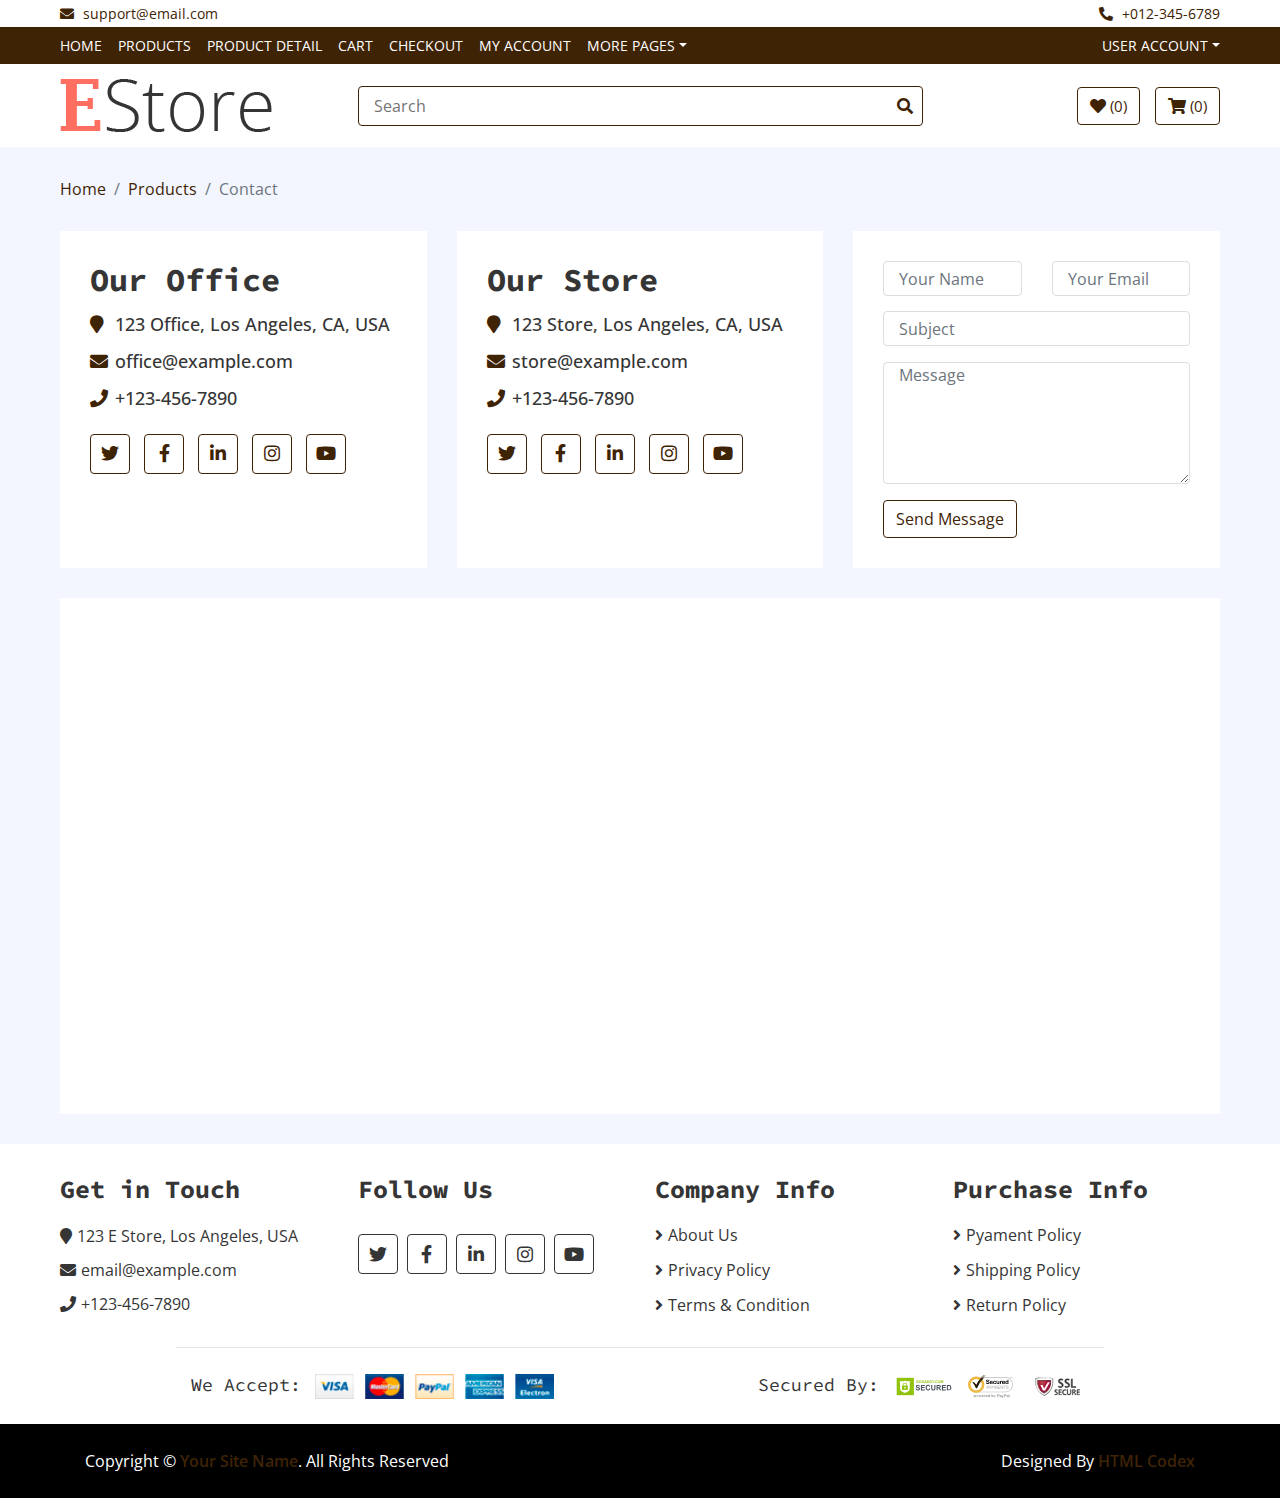
<file: ecommerce-html-template/contact.html>
<!DOCTYPE html>
<html lang="en">
    <head>
        <meta charset="utf-8">
        <title>E Store - eCommerce HTML Template</title>
        <meta content="width=device-width, initial-scale=1.0" name="viewport">
        <meta content="eCommerce HTML Template Free Download" name="keywords">
        <meta content="eCommerce HTML Template Free Download" name="description">

        <!-- Favicon -->
        <link href="img/favicon.ico" rel="icon">

        <!-- Google Fonts -->
        <link href="https://fonts.googleapis.com/css?family=Open+Sans:300,400|Source+Code+Pro:700,900&display=swap" rel="stylesheet">

        <!-- CSS Libraries -->
        <link href="https://stackpath.bootstrapcdn.com/bootstrap/4.4.1/css/bootstrap.min.css" rel="stylesheet">
        <link href="https://cdnjs.cloudflare.com/ajax/libs/font-awesome/5.10.0/css/all.min.css" rel="stylesheet">
        <link href="lib/slick/slick.css" rel="stylesheet">
        <link href="lib/slick/slick-theme.css" rel="stylesheet">

        <!-- Template Stylesheet -->
        <link href="css/style.css" rel="stylesheet">
    </head>

    <body>
        <!-- Top bar Start -->
        <div class="top-bar">
            <div class="container-fluid">
                <div class="row">
                    <div class="col-sm-6">
                        <i class="fa fa-envelope"></i>
                        support@email.com
                    </div>
                    <div class="col-sm-6">
                        <i class="fa fa-phone-alt"></i>
                        +012-345-6789
                    </div>
                </div>
            </div>
        </div>
        <!-- Top bar End -->
        
        <!-- Nav Bar Start -->
        <div class="nav">
            <div class="container-fluid">
                <nav class="navbar navbar-expand-md bg-dark navbar-dark">
                    <a href="#" class="navbar-brand">MENU</a>
                    <button type="button" class="navbar-toggler" data-toggle="collapse" data-target="#navbarCollapse">
                        <span class="navbar-toggler-icon"></span>
                    </button>

                    <div class="collapse navbar-collapse justify-content-between" id="navbarCollapse">
                        <div class="navbar-nav mr-auto">
                            <a href="index.html" class="nav-item nav-link">Home</a>
                            <a href="product-list.html" class="nav-item nav-link">Products</a>
                            <a href="product-detail.html" class="nav-item nav-link">Product Detail</a>
                            <a href="cart.html" class="nav-item nav-link">Cart</a>
                            <a href="checkout.html" class="nav-item nav-link">Checkout</a>
                            <a href="my-account.html" class="nav-item nav-link">My Account</a>
                            <div class="nav-item dropdown">
                                <a href="#" class="nav-link dropdown-toggle active" data-toggle="dropdown">More Pages</a>
                                <div class="dropdown-menu">
                                    <a href="wishlist.html" class="dropdown-item">Wishlist</a>
                                    <a href="login.html" class="dropdown-item">Login & Register</a>
                                    <a href="contact.html" class="dropdown-item active">Contact Us</a>
                                </div>
                            </div>
                        </div>
                        <div class="navbar-nav ml-auto">
                            <div class="nav-item dropdown">
                                <a href="#" class="nav-link dropdown-toggle" data-toggle="dropdown">User Account</a>
                                <div class="dropdown-menu">
                                    <a href="#" class="dropdown-item">Login</a>
                                    <a href="#" class="dropdown-item">Register</a>
                                </div>
                            </div>
                        </div>
                    </div>
                </nav>
            </div>
        </div>
        <!-- Nav Bar End -->      
        
        <!-- Bottom Bar Start -->
        <div class="bottom-bar">
            <div class="container-fluid">
                <div class="row align-items-center">
                    <div class="col-md-3">
                        <div class="logo">
                            <a href="index.html">
                                <img src="img/logo.png" alt="Logo">
                            </a>
                        </div>
                    </div>
                    <div class="col-md-6">
                        <div class="search">
                            <input type="text" placeholder="Search">
                            <button><i class="fa fa-search"></i></button>
                        </div>
                    </div>
                    <div class="col-md-3">
                        <div class="user">
                            <a href="wishlist.html" class="btn wishlist">
                                <i class="fa fa-heart"></i>
                                <span>(0)</span>
                            </a>
                            <a href="cart.html" class="btn cart">
                                <i class="fa fa-shopping-cart"></i>
                                <span>(0)</span>
                            </a>
                        </div>
                    </div>
                </div>
            </div>
        </div>
        <!-- Bottom Bar End -->
        
        <!-- Breadcrumb Start -->
        <div class="breadcrumb-wrap">
            <div class="container-fluid">
                <ul class="breadcrumb">
                    <li class="breadcrumb-item"><a href="#">Home</a></li>
                    <li class="breadcrumb-item"><a href="#">Products</a></li>
                    <li class="breadcrumb-item active">Contact</li>
                </ul>
            </div>
        </div>
        <!-- Breadcrumb End -->
        
        <!-- Contact Start -->
        <div class="contact">
            <div class="container-fluid">
                <div class="row">
                    <div class="col-lg-4">
                        <div class="contact-info">
                            <h2>Our Office</h2>
                            <h3><i class="fa fa-map-marker"></i>123 Office, Los Angeles, CA, USA</h3>
                            <h3><i class="fa fa-envelope"></i>office@example.com</h3>
                            <h3><i class="fa fa-phone"></i>+123-456-7890</h3>
                            <div class="social">
                                <a href=""><i class="fab fa-twitter"></i></a>
                                <a href=""><i class="fab fa-facebook-f"></i></a>
                                <a href=""><i class="fab fa-linkedin-in"></i></a>
                                <a href=""><i class="fab fa-instagram"></i></a>
                                <a href=""><i class="fab fa-youtube"></i></a>
                            </div>
                        </div>
                    </div>
                    <div class="col-lg-4">
                        <div class="contact-info">
                            <h2>Our Store</h2>
                            <h3><i class="fa fa-map-marker"></i>123 Store, Los Angeles, CA, USA</h3>
                            <h3><i class="fa fa-envelope"></i>store@example.com</h3>
                            <h3><i class="fa fa-phone"></i>+123-456-7890</h3>
                            <div class="social">
                                <a href=""><i class="fab fa-twitter"></i></a>
                                <a href=""><i class="fab fa-facebook-f"></i></a>
                                <a href=""><i class="fab fa-linkedin-in"></i></a>
                                <a href=""><i class="fab fa-instagram"></i></a>
                                <a href=""><i class="fab fa-youtube"></i></a>
                            </div>
                        </div>
                    </div>
                    <div class="col-lg-4">
                        <div class="contact-form">
                            <form>
                                <div class="row">
                                    <div class="col-md-6">
                                        <input type="text" class="form-control" placeholder="Your Name" />
                                    </div>
                                    <div class="col-md-6">
                                        <input type="email" class="form-control" placeholder="Your Email" />
                                    </div>
                                </div>
                                <div class="form-group">
                                    <input type="text" class="form-control" placeholder="Subject" />
                                </div>
                                <div class="form-group">
                                    <textarea class="form-control" rows="5" placeholder="Message"></textarea>
                                </div>
                                <div><button class="btn" type="submit">Send Message</button></div>
                            </form>
                        </div>
                    </div>
                    <div class="col-lg-12">
                        <div class="contact-map">
                            <iframe src="https://www.google.com/maps/embed?pb=!1m18!1m12!1m3!1d3305.733248043701!2d-118.24532098539802!3d34.05071312525937!2m3!1f0!2f0!3f0!3m2!1i1024!2i768!4f13.1!3m3!1m2!1s0x80c2c648fa1d4803%3A0xdec27bf11f9fd336!2s123%20S%20Los%20Angeles%20St%2C%20Los%20Angeles%2C%20CA%2090012%2C%20USA!5e0!3m2!1sen!2sbd!4v1585634930544!5m2!1sen!2sbd" frameborder="0" style="border:0;" allowfullscreen="" aria-hidden="false" tabindex="0"></iframe>
                        </div>
                    </div>
                </div>
            </div>
        </div>
        <!-- Contact End -->
        
        <!-- Footer Start -->
        <div class="footer">
            <div class="container-fluid">
                <div class="row">
                    <div class="col-lg-3 col-md-6">
                        <div class="footer-widget">
                            <h2>Get in Touch</h2>
                            <div class="contact-info">
                                <p><i class="fa fa-map-marker"></i>123 E Store, Los Angeles, USA</p>
                                <p><i class="fa fa-envelope"></i>email@example.com</p>
                                <p><i class="fa fa-phone"></i>+123-456-7890</p>
                            </div>
                        </div>
                    </div>
                    
                    <div class="col-lg-3 col-md-6">
                        <div class="footer-widget">
                            <h2>Follow Us</h2>
                            <div class="contact-info">
                                <div class="social">
                                    <a href=""><i class="fab fa-twitter"></i></a>
                                    <a href=""><i class="fab fa-facebook-f"></i></a>
                                    <a href=""><i class="fab fa-linkedin-in"></i></a>
                                    <a href=""><i class="fab fa-instagram"></i></a>
                                    <a href=""><i class="fab fa-youtube"></i></a>
                                </div>
                            </div>
                        </div>
                    </div>

                    <div class="col-lg-3 col-md-6">
                        <div class="footer-widget">
                            <h2>Company Info</h2>
                            <ul>
                                <li><a href="#">About Us</a></li>
                                <li><a href="#">Privacy Policy</a></li>
                                <li><a href="#">Terms & Condition</a></li>
                            </ul>
                        </div>
                    </div>

                    <div class="col-lg-3 col-md-6">
                        <div class="footer-widget">
                            <h2>Purchase Info</h2>
                            <ul>
                                <li><a href="#">Pyament Policy</a></li>
                                <li><a href="#">Shipping Policy</a></li>
                                <li><a href="#">Return Policy</a></li>
                            </ul>
                        </div>
                    </div>
                </div>
                
                <div class="row payment align-items-center">
                    <div class="col-md-6">
                        <div class="payment-method">
                            <h2>We Accept:</h2>
                            <img src="img/payment-method.png" alt="Payment Method" />
                        </div>
                    </div>
                    <div class="col-md-6">
                        <div class="payment-security">
                            <h2>Secured By:</h2>
                            <img src="img/godaddy.svg" alt="Payment Security" />
                            <img src="img/norton.svg" alt="Payment Security" />
                            <img src="img/ssl.svg" alt="Payment Security" />
                        </div>
                    </div>
                </div>
            </div>
        </div>
        <!-- Footer End -->
        
        <!-- Footer Bottom Start -->
        <div class="footer-bottom">
            <div class="container">
                <div class="row">
                    <div class="col-md-6 copyright">
                        <p>Copyright &copy; <a href="#">Your Site Name</a>. All Rights Reserved</p>
                    </div>

                    <div class="col-md-6 template-by">
						<!--/*** This template is free as long as you keep the footer author’s credit link/attribution link/backlink. If you'd like to use the template without the footer author’s credit link/attribution link/backlink, you can purchase the Credit Removal License from "https://htmlcodex.com/credit-removal". Thank you for your support. ***/-->					
                        <p>Designed By <a href="https://htmlcodex.com">HTML Codex</a></p>
                    </div>
                </div>
            </div>
        </div>
        <!-- Footer Bottom End -->       
        
        <!-- Back to Top -->
        <a href="#" class="back-to-top"><i class="fa fa-chevron-up"></i></a>
        
        <!-- JavaScript Libraries -->
        <script src="https://code.jquery.com/jquery-3.4.1.min.js"></script>
        <script src="https://stackpath.bootstrapcdn.com/bootstrap/4.4.1/js/bootstrap.bundle.min.js"></script>
        <script src="lib/easing/easing.min.js"></script>
        <script src="lib/slick/slick.min.js"></script>
        
        <!-- Template Javascript -->
        <script src="js/main.js"></script>
    </body>
</html>
</file>
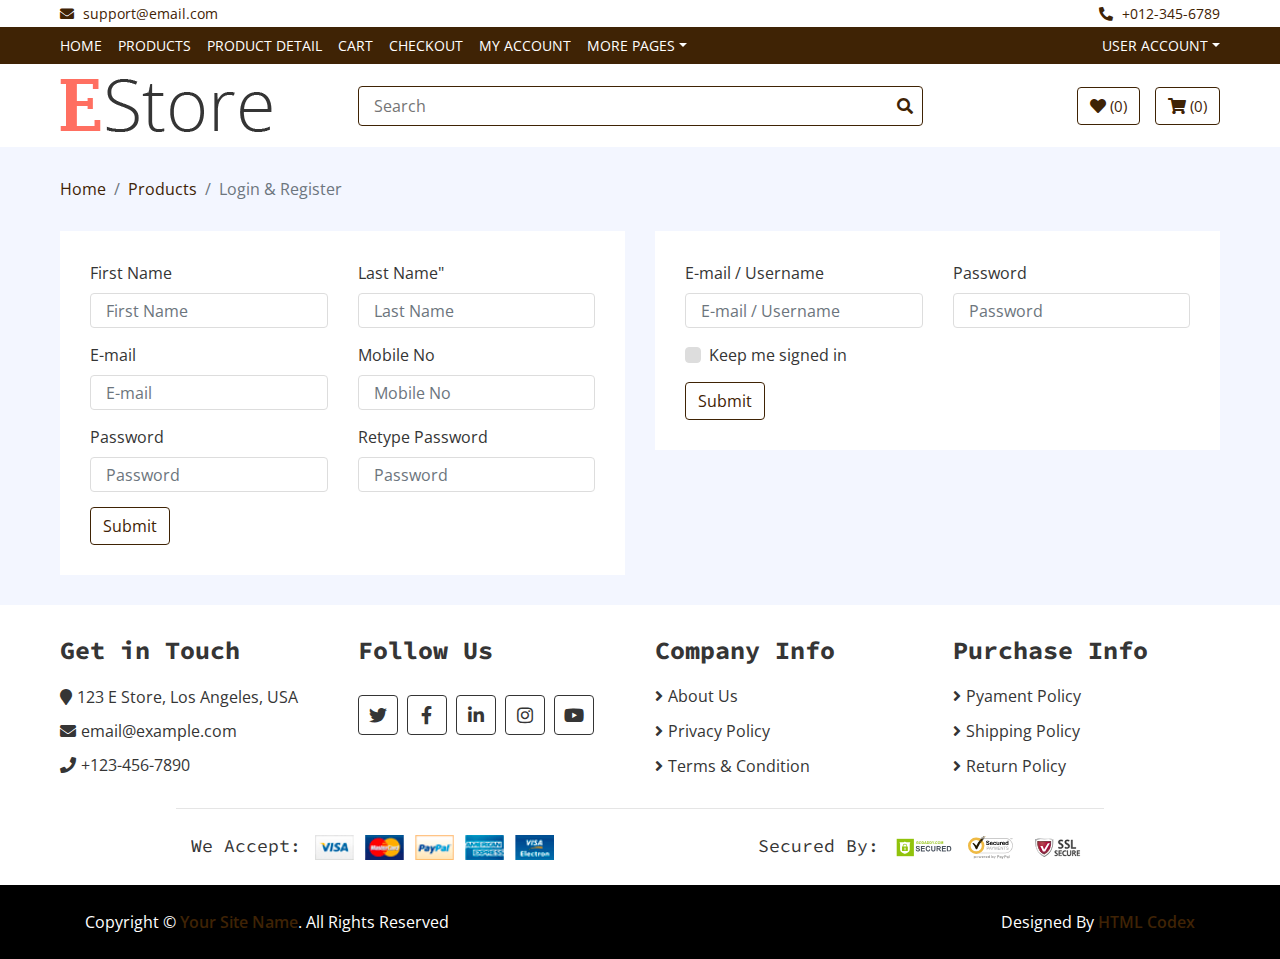
<file: ecommerce-html-template/login.html>
<!DOCTYPE html>
<html lang="en">
    <head>
        <meta charset="utf-8">
        <title>E Store - eCommerce HTML Template</title>
        <meta content="width=device-width, initial-scale=1.0" name="viewport">
        <meta content="eCommerce HTML Template Free Download" name="keywords">
        <meta content="eCommerce HTML Template Free Download" name="description">

        <!-- Favicon -->
        <link href="img/favicon.ico" rel="icon">

        <!-- Google Fonts -->
        <link href="https://fonts.googleapis.com/css?family=Open+Sans:300,400|Source+Code+Pro:700,900&display=swap" rel="stylesheet">

        <!-- CSS Libraries -->
        <link href="https://stackpath.bootstrapcdn.com/bootstrap/4.4.1/css/bootstrap.min.css" rel="stylesheet">
        <link href="https://cdnjs.cloudflare.com/ajax/libs/font-awesome/5.10.0/css/all.min.css" rel="stylesheet">
        <link href="lib/slick/slick.css" rel="stylesheet">
        <link href="lib/slick/slick-theme.css" rel="stylesheet">

        <!-- Template Stylesheet -->
        <link href="css/style.css" rel="stylesheet">
    </head>

    <body>
        <!-- Top bar Start -->
        <div class="top-bar">
            <div class="container-fluid">
                <div class="row">
                    <div class="col-sm-6">
                        <i class="fa fa-envelope"></i>
                        support@email.com
                    </div>
                    <div class="col-sm-6">
                        <i class="fa fa-phone-alt"></i>
                        +012-345-6789
                    </div>
                </div>
            </div>
        </div>
        <!-- Top bar End -->
        
        <!-- Nav Bar Start -->
        <div class="nav">
            <div class="container-fluid">
                <nav class="navbar navbar-expand-md bg-dark navbar-dark">
                    <a href="#" class="navbar-brand">MENU</a>
                    <button type="button" class="navbar-toggler" data-toggle="collapse" data-target="#navbarCollapse">
                        <span class="navbar-toggler-icon"></span>
                    </button>

                    <div class="collapse navbar-collapse justify-content-between" id="navbarCollapse">
                        <div class="navbar-nav mr-auto">
                            <a href="index.html" class="nav-item nav-link">Home</a>
                            <a href="product-list.html" class="nav-item nav-link">Products</a>
                            <a href="product-detail.html" class="nav-item nav-link">Product Detail</a>
                            <a href="cart.html" class="nav-item nav-link">Cart</a>
                            <a href="checkout.html" class="nav-item nav-link">Checkout</a>
                            <a href="my-account.html" class="nav-item nav-link">My Account</a>
                            <div class="nav-item dropdown">
                                <a href="#" class="nav-link dropdown-toggle active" data-toggle="dropdown">More Pages</a>
                                <div class="dropdown-menu">
                                    <a href="wishlist.html" class="dropdown-item">Wishlist</a>
                                    <a href="login.html" class="dropdown-item active">Login & Register</a>
                                    <a href="contact.html" class="dropdown-item">Contact Us</a>
                                </div>
                            </div>
                        </div>
                        <div class="navbar-nav ml-auto">
                            <div class="nav-item dropdown">
                                <a href="#" class="nav-link dropdown-toggle" data-toggle="dropdown">User Account</a>
                                <div class="dropdown-menu">
                                    <a href="#" class="dropdown-item">Login</a>
                                    <a href="#" class="dropdown-item">Register</a>
                                </div>
                            </div>
                        </div>
                    </div>
                </nav>
            </div>
        </div>
        <!-- Nav Bar End -->      
        
        <!-- Bottom Bar Start -->
        <div class="bottom-bar">
            <div class="container-fluid">
                <div class="row align-items-center">
                    <div class="col-md-3">
                        <div class="logo">
                            <a href="index.html">
                                <img src="img/logo.png" alt="Logo">
                            </a>
                        </div>
                    </div>
                    <div class="col-md-6">
                        <div class="search">
                            <input type="text" placeholder="Search">
                            <button><i class="fa fa-search"></i></button>
                        </div>
                    </div>
                    <div class="col-md-3">
                        <div class="user">
                            <a href="wishlist.html" class="btn wishlist">
                                <i class="fa fa-heart"></i>
                                <span>(0)</span>
                            </a>
                            <a href="cart.html" class="btn cart">
                                <i class="fa fa-shopping-cart"></i>
                                <span>(0)</span>
                            </a>
                        </div>
                    </div>
                </div>
            </div>
        </div>
        <!-- Bottom Bar End --> 
        
        <!-- Breadcrumb Start -->
        <div class="breadcrumb-wrap">
            <div class="container-fluid">
                <ul class="breadcrumb">
                    <li class="breadcrumb-item"><a href="#">Home</a></li>
                    <li class="breadcrumb-item"><a href="#">Products</a></li>
                    <li class="breadcrumb-item active">Login & Register</li>
                </ul>
            </div>
        </div>
        <!-- Breadcrumb End -->
        
        <!-- Login Start -->
        <div class="login">
            <div class="container-fluid">
                <div class="row">
                    <div class="col-lg-6">    
                        <div class="register-form">
                            <div class="row">
                                <div class="col-md-6">
                                    <label>First Name</label>
                                    <input class="form-control" type="text" placeholder="First Name">
                                </div>
                                <div class="col-md-6">
                                    <label>Last Name"</label>
                                    <input class="form-control" type="text" placeholder="Last Name">
                                </div>
                                <div class="col-md-6">
                                    <label>E-mail</label>
                                    <input class="form-control" type="text" placeholder="E-mail">
                                </div>
                                <div class="col-md-6">
                                    <label>Mobile No</label>
                                    <input class="form-control" type="text" placeholder="Mobile No">
                                </div>
                                <div class="col-md-6">
                                    <label>Password</label>
                                    <input class="form-control" type="text" placeholder="Password">
                                </div>
                                <div class="col-md-6">
                                    <label>Retype Password</label>
                                    <input class="form-control" type="text" placeholder="Password">
                                </div>
                                <div class="col-md-12">
                                    <button class="btn">Submit</button>
                                </div>
                            </div>
                        </div>
                    </div>
                    <div class="col-lg-6">
                        <div class="login-form">
                            <div class="row">
                                <div class="col-md-6">
                                    <label>E-mail / Username</label>
                                    <input class="form-control" type="text" placeholder="E-mail / Username">
                                </div>
                                <div class="col-md-6">
                                    <label>Password</label>
                                    <input class="form-control" type="text" placeholder="Password">
                                </div>
                                <div class="col-md-12">
                                    <div class="custom-control custom-checkbox">
                                        <input type="checkbox" class="custom-control-input" id="newaccount">
                                        <label class="custom-control-label" for="newaccount">Keep me signed in</label>
                                    </div>
                                </div>
                                <div class="col-md-12">
                                    <button class="btn">Submit</button>
                                </div>
                            </div>
                        </div>
                    </div>
                </div>
            </div>
        </div>
        <!-- Login End -->
        
        <!-- Footer Start -->
        <div class="footer">
            <div class="container-fluid">
                <div class="row">
                    <div class="col-lg-3 col-md-6">
                        <div class="footer-widget">
                            <h2>Get in Touch</h2>
                            <div class="contact-info">
                                <p><i class="fa fa-map-marker"></i>123 E Store, Los Angeles, USA</p>
                                <p><i class="fa fa-envelope"></i>email@example.com</p>
                                <p><i class="fa fa-phone"></i>+123-456-7890</p>
                            </div>
                        </div>
                    </div>
                    
                    <div class="col-lg-3 col-md-6">
                        <div class="footer-widget">
                            <h2>Follow Us</h2>
                            <div class="contact-info">
                                <div class="social">
                                    <a href=""><i class="fab fa-twitter"></i></a>
                                    <a href=""><i class="fab fa-facebook-f"></i></a>
                                    <a href=""><i class="fab fa-linkedin-in"></i></a>
                                    <a href=""><i class="fab fa-instagram"></i></a>
                                    <a href=""><i class="fab fa-youtube"></i></a>
                                </div>
                            </div>
                        </div>
                    </div>

                    <div class="col-lg-3 col-md-6">
                        <div class="footer-widget">
                            <h2>Company Info</h2>
                            <ul>
                                <li><a href="#">About Us</a></li>
                                <li><a href="#">Privacy Policy</a></li>
                                <li><a href="#">Terms & Condition</a></li>
                            </ul>
                        </div>
                    </div>

                    <div class="col-lg-3 col-md-6">
                        <div class="footer-widget">
                            <h2>Purchase Info</h2>
                            <ul>
                                <li><a href="#">Pyament Policy</a></li>
                                <li><a href="#">Shipping Policy</a></li>
                                <li><a href="#">Return Policy</a></li>
                            </ul>
                        </div>
                    </div>
                </div>
                
                <div class="row payment align-items-center">
                    <div class="col-md-6">
                        <div class="payment-method">
                            <h2>We Accept:</h2>
                            <img src="img/payment-method.png" alt="Payment Method" />
                        </div>
                    </div>
                    <div class="col-md-6">
                        <div class="payment-security">
                            <h2>Secured By:</h2>
                            <img src="img/godaddy.svg" alt="Payment Security" />
                            <img src="img/norton.svg" alt="Payment Security" />
                            <img src="img/ssl.svg" alt="Payment Security" />
                        </div>
                    </div>
                </div>
            </div>
        </div>
        <!-- Footer End -->
        
        <!-- Footer Bottom Start -->
        <div class="footer-bottom">
            <div class="container">
                <div class="row">
                    <div class="col-md-6 copyright">
                        <p>Copyright &copy; <a href="#">Your Site Name</a>. All Rights Reserved</p>
                    </div>

                    <div class="col-md-6 template-by">
						<!--/*** This template is free as long as you keep the footer author’s credit link/attribution link/backlink. If you'd like to use the template without the footer author’s credit link/attribution link/backlink, you can purchase the Credit Removal License from "https://htmlcodex.com/credit-removal". Thank you for your support. ***/-->					
                        <p>Designed By <a href="https://htmlcodex.com">HTML Codex</a></p>
                    </div>
                </div>
            </div>
        </div>
        <!-- Footer Bottom End -->      
        
        <!-- Back to Top -->
        <a href="#" class="back-to-top"><i class="fa fa-chevron-up"></i></a>
        
        <!-- JavaScript Libraries -->
        <script src="https://code.jquery.com/jquery-3.4.1.min.js"></script>
        <script src="https://stackpath.bootstrapcdn.com/bootstrap/4.4.1/js/bootstrap.bundle.min.js"></script>
        <script src="lib/easing/easing.min.js"></script>
        <script src="lib/slick/slick.min.js"></script>
        
        <!-- Template Javascript -->
        <script src="js/main.js"></script>
    </body>
</html>
</file>
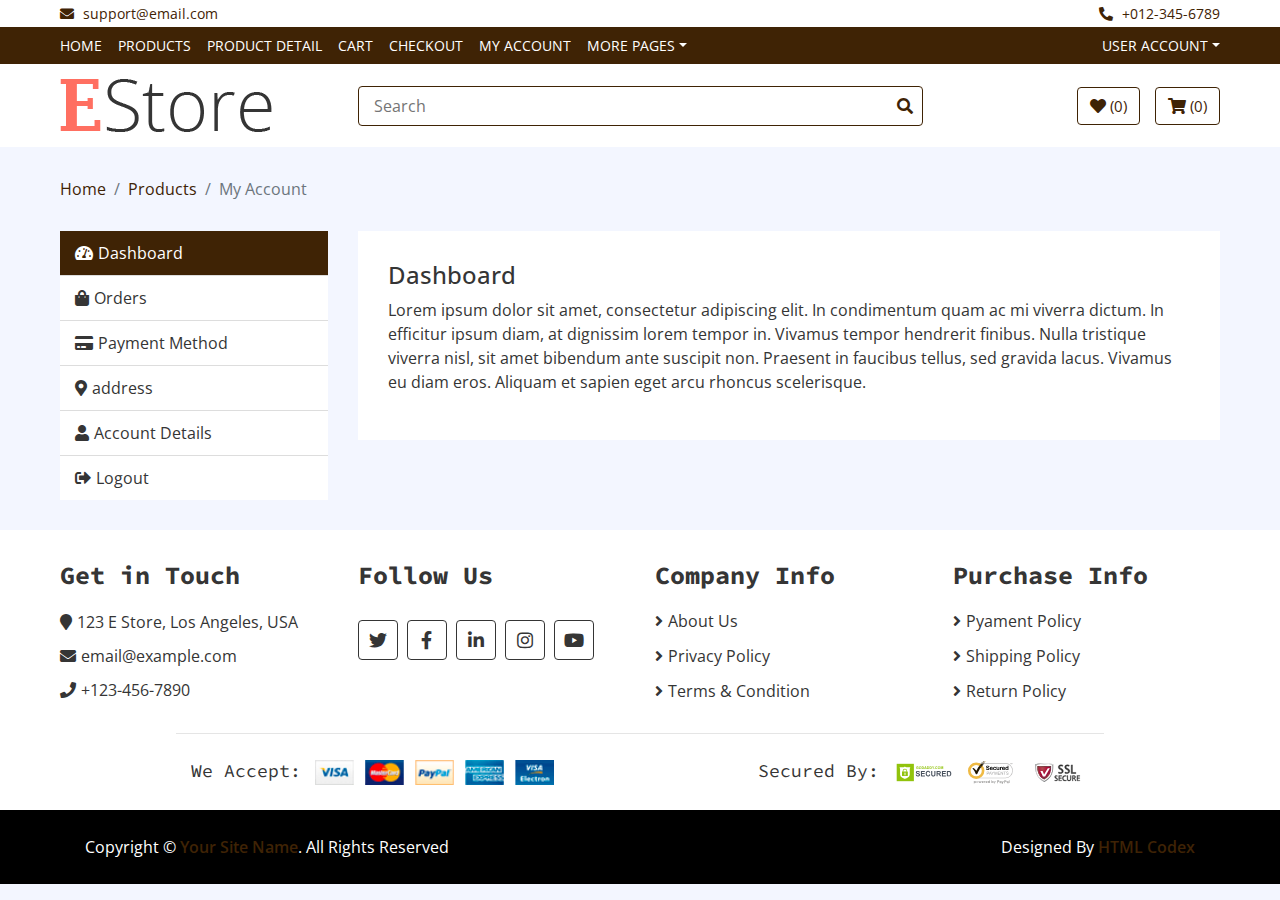
<file: ecommerce-html-template/my-account.html>
<!DOCTYPE html>
<html lang="en">
    <head>
        <meta charset="utf-8">
        <title>E Store - eCommerce HTML Template</title>
        <meta content="width=device-width, initial-scale=1.0" name="viewport">
        <meta content="eCommerce HTML Template Free Download" name="keywords">
        <meta content="eCommerce HTML Template Free Download" name="description">

        <!-- Favicon -->
        <link href="img/favicon.ico" rel="icon">

        <!-- Google Fonts -->
        <link href="https://fonts.googleapis.com/css?family=Open+Sans:300,400|Source+Code+Pro:700,900&display=swap" rel="stylesheet">

        <!-- CSS Libraries -->
        <link href="https://stackpath.bootstrapcdn.com/bootstrap/4.4.1/css/bootstrap.min.css" rel="stylesheet">
        <link href="https://cdnjs.cloudflare.com/ajax/libs/font-awesome/5.10.0/css/all.min.css" rel="stylesheet">
        <link href="lib/slick/slick.css" rel="stylesheet">
        <link href="lib/slick/slick-theme.css" rel="stylesheet">

        <!-- Template Stylesheet -->
        <link href="css/style.css" rel="stylesheet">
    </head>

    <body>
        <!-- Top bar Start -->
        <div class="top-bar">
            <div class="container-fluid">
                <div class="row">
                    <div class="col-sm-6">
                        <i class="fa fa-envelope"></i>
                        support@email.com
                    </div>
                    <div class="col-sm-6">
                        <i class="fa fa-phone-alt"></i>
                        +012-345-6789
                    </div>
                </div>
            </div>
        </div>
        <!-- Top bar End -->
        
        <!-- Nav Bar Start -->
        <div class="nav">
            <div class="container-fluid">
                <nav class="navbar navbar-expand-md bg-dark navbar-dark">
                    <a href="#" class="navbar-brand">MENU</a>
                    <button type="button" class="navbar-toggler" data-toggle="collapse" data-target="#navbarCollapse">
                        <span class="navbar-toggler-icon"></span>
                    </button>

                    <div class="collapse navbar-collapse justify-content-between" id="navbarCollapse">
                        <div class="navbar-nav mr-auto">
                            <a href="index.html" class="nav-item nav-link">Home</a>
                            <a href="product-list.html" class="nav-item nav-link">Products</a>
                            <a href="product-detail.html" class="nav-item nav-link">Product Detail</a>
                            <a href="cart.html" class="nav-item nav-link">Cart</a>
                            <a href="checkout.html" class="nav-item nav-link">Checkout</a>
                            <a href="my-account.html" class="nav-item nav-link active">My Account</a>
                            <div class="nav-item dropdown">
                                <a href="#" class="nav-link dropdown-toggle" data-toggle="dropdown">More Pages</a>
                                <div class="dropdown-menu">
                                    <a href="wishlist.html" class="dropdown-item">Wishlist</a>
                                    <a href="login.html" class="dropdown-item">Login & Register</a>
                                    <a href="contact.html" class="dropdown-item">Contact Us</a>
                                </div>
                            </div>
                        </div>
                        <div class="navbar-nav ml-auto">
                            <div class="nav-item dropdown">
                                <a href="#" class="nav-link dropdown-toggle" data-toggle="dropdown">User Account</a>
                                <div class="dropdown-menu">
                                    <a href="#" class="dropdown-item">Login</a>
                                    <a href="#" class="dropdown-item">Register</a>
                                </div>
                            </div>
                        </div>
                    </div>
                </nav>
            </div>
        </div>
        <!-- Nav Bar End -->      
        
        <!-- Bottom Bar Start -->
        <div class="bottom-bar">
            <div class="container-fluid">
                <div class="row align-items-center">
                    <div class="col-md-3">
                        <div class="logo">
                            <a href="index.html">
                                <img src="img/logo.png" alt="Logo">
                            </a>
                        </div>
                    </div>
                    <div class="col-md-6">
                        <div class="search">
                            <input type="text" placeholder="Search">
                            <button><i class="fa fa-search"></i></button>
                        </div>
                    </div>
                    <div class="col-md-3">
                        <div class="user">
                            <a href="wishlist.html" class="btn wishlist">
                                <i class="fa fa-heart"></i>
                                <span>(0)</span>
                            </a>
                            <a href="cart.html" class="btn cart">
                                <i class="fa fa-shopping-cart"></i>
                                <span>(0)</span>
                            </a>
                        </div>
                    </div>
                </div>
            </div>
        </div>
        <!-- Bottom Bar End --> 
        
        <!-- Breadcrumb Start -->
        <div class="breadcrumb-wrap">
            <div class="container-fluid">
                <ul class="breadcrumb">
                    <li class="breadcrumb-item"><a href="#">Home</a></li>
                    <li class="breadcrumb-item"><a href="#">Products</a></li>
                    <li class="breadcrumb-item active">My Account</li>
                </ul>
            </div>
        </div>
        <!-- Breadcrumb End -->
        
        <!-- My Account Start -->
        <div class="my-account">
            <div class="container-fluid">
                <div class="row">
                    <div class="col-md-3">
                        <div class="nav flex-column nav-pills" role="tablist" aria-orientation="vertical">
                            <a class="nav-link active" id="dashboard-nav" data-toggle="pill" href="#dashboard-tab" role="tab"><i class="fa fa-tachometer-alt"></i>Dashboard</a>
                            <a class="nav-link" id="orders-nav" data-toggle="pill" href="#orders-tab" role="tab"><i class="fa fa-shopping-bag"></i>Orders</a>
                            <a class="nav-link" id="payment-nav" data-toggle="pill" href="#payment-tab" role="tab"><i class="fa fa-credit-card"></i>Payment Method</a>
                            <a class="nav-link" id="address-nav" data-toggle="pill" href="#address-tab" role="tab"><i class="fa fa-map-marker-alt"></i>address</a>
                            <a class="nav-link" id="account-nav" data-toggle="pill" href="#account-tab" role="tab"><i class="fa fa-user"></i>Account Details</a>
                            <a class="nav-link" href="index.html"><i class="fa fa-sign-out-alt"></i>Logout</a>
                        </div>
                    </div>
                    <div class="col-md-9">
                        <div class="tab-content">
                            <div class="tab-pane fade show active" id="dashboard-tab" role="tabpanel" aria-labelledby="dashboard-nav">
                                <h4>Dashboard</h4>
                                <p>
                                    Lorem ipsum dolor sit amet, consectetur adipiscing elit. In condimentum quam ac mi viverra dictum. In efficitur ipsum diam, at dignissim lorem tempor in. Vivamus tempor hendrerit finibus. Nulla tristique viverra nisl, sit amet bibendum ante suscipit non. Praesent in faucibus tellus, sed gravida lacus. Vivamus eu diam eros. Aliquam et sapien eget arcu rhoncus scelerisque.
                                </p> 
                            </div>
                            <div class="tab-pane fade" id="orders-tab" role="tabpanel" aria-labelledby="orders-nav">
                                <div class="table-responsive">
                                    <table class="table table-bordered">
                                        <thead class="thead-dark">
                                            <tr>
                                                <th>No</th>
                                                <th>Product</th>
                                                <th>Date</th>
                                                <th>Price</th>
                                                <th>Status</th>
                                                <th>Action</th>
                                            </tr>
                                        </thead>
                                        <tbody>
                                            <tr>
                                                <td>1</td>
                                                <td>Product Name</td>
                                                <td>01 Jan 2020</td>
                                                <td>$99</td>
                                                <td>Approved</td>
                                                <td><button class="btn">View</button></td>
                                            </tr>
                                            <tr>
                                                <td>2</td>
                                                <td>Product Name</td>
                                                <td>01 Jan 2020</td>
                                                <td>$99</td>
                                                <td>Approved</td>
                                                <td><button class="btn">View</button></td>
                                            </tr>
                                            <tr>
                                                <td>3</td>
                                                <td>Product Name</td>
                                                <td>01 Jan 2020</td>
                                                <td>$99</td>
                                                <td>Approved</td>
                                                <td><button class="btn">View</button></td>
                                            </tr>
                                        </tbody>
                                    </table>
                                </div>
                            </div>
                            <div class="tab-pane fade" id="payment-tab" role="tabpanel" aria-labelledby="payment-nav">
                                <h4>Payment Method</h4>
                                <p>
                                    Lorem ipsum dolor sit amet, consectetur adipiscing elit. In condimentum quam ac mi viverra dictum. In efficitur ipsum diam, at dignissim lorem tempor in. Vivamus tempor hendrerit finibus. Nulla tristique viverra nisl, sit amet bibendum ante suscipit non. Praesent in faucibus tellus, sed gravida lacus. Vivamus eu diam eros. Aliquam et sapien eget arcu rhoncus scelerisque.
                                </p> 
                            </div>
                            <div class="tab-pane fade" id="address-tab" role="tabpanel" aria-labelledby="address-nav">
                                <h4>Address</h4>
                                <div class="row">
                                    <div class="col-md-6">
                                        <h5>Payment Address</h5>
                                        <p>123 Payment Street, Los Angeles, CA</p>
                                        <p>Mobile: 012-345-6789</p>
                                        <button class="btn">Edit Address</button>
                                    </div>
                                    <div class="col-md-6">
                                        <h5>Shipping Address</h5>
                                        <p>123 Shipping Street, Los Angeles, CA</p>
                                        <p>Mobile: 012-345-6789</p>
                                        <button class="btn">Edit Address</button>
                                    </div>
                                </div>
                            </div>
                            <div class="tab-pane fade" id="account-tab" role="tabpanel" aria-labelledby="account-nav">
                                <h4>Account Details</h4>
                                <div class="row">
                                    <div class="col-md-6">
                                        <input class="form-control" type="text" placeholder="First Name">
                                    </div>
                                    <div class="col-md-6">
                                        <input class="form-control" type="text" placeholder="Last Name">
                                    </div>
                                    <div class="col-md-6">
                                        <input class="form-control" type="text" placeholder="Mobile">
                                    </div>
                                    <div class="col-md-6">
                                        <input class="form-control" type="text" placeholder="Email">
                                    </div>
                                    <div class="col-md-12">
                                        <input class="form-control" type="text" placeholder="Address">
                                    </div>
                                    <div class="col-md-12">
                                        <button class="btn">Update Account</button>
                                        <br><br>
                                    </div>
                                </div>
                                <h4>Password change</h4>
                                <div class="row">
                                    <div class="col-md-12">
                                        <input class="form-control" type="password" placeholder="Current Password">
                                    </div>
                                    <div class="col-md-6">
                                        <input class="form-control" type="text" placeholder="New Password">
                                    </div>
                                    <div class="col-md-6">
                                        <input class="form-control" type="text" placeholder="Confirm Password">
                                    </div>
                                    <div class="col-md-12">
                                        <button class="btn">Save Changes</button>
                                    </div>
                                </div>
                            </div>
                        </div>
                    </div>
                </div>
            </div>
        </div>
        <!-- My Account End -->
        
        <!-- Footer Start -->
        <div class="footer">
            <div class="container-fluid">
                <div class="row">
                    <div class="col-lg-3 col-md-6">
                        <div class="footer-widget">
                            <h2>Get in Touch</h2>
                            <div class="contact-info">
                                <p><i class="fa fa-map-marker"></i>123 E Store, Los Angeles, USA</p>
                                <p><i class="fa fa-envelope"></i>email@example.com</p>
                                <p><i class="fa fa-phone"></i>+123-456-7890</p>
                            </div>
                        </div>
                    </div>
                    
                    <div class="col-lg-3 col-md-6">
                        <div class="footer-widget">
                            <h2>Follow Us</h2>
                            <div class="contact-info">
                                <div class="social">
                                    <a href=""><i class="fab fa-twitter"></i></a>
                                    <a href=""><i class="fab fa-facebook-f"></i></a>
                                    <a href=""><i class="fab fa-linkedin-in"></i></a>
                                    <a href=""><i class="fab fa-instagram"></i></a>
                                    <a href=""><i class="fab fa-youtube"></i></a>
                                </div>
                            </div>
                        </div>
                    </div>

                    <div class="col-lg-3 col-md-6">
                        <div class="footer-widget">
                            <h2>Company Info</h2>
                            <ul>
                                <li><a href="#">About Us</a></li>
                                <li><a href="#">Privacy Policy</a></li>
                                <li><a href="#">Terms & Condition</a></li>
                            </ul>
                        </div>
                    </div>

                    <div class="col-lg-3 col-md-6">
                        <div class="footer-widget">
                            <h2>Purchase Info</h2>
                            <ul>
                                <li><a href="#">Pyament Policy</a></li>
                                <li><a href="#">Shipping Policy</a></li>
                                <li><a href="#">Return Policy</a></li>
                            </ul>
                        </div>
                    </div>
                </div>
                
                <div class="row payment align-items-center">
                    <div class="col-md-6">
                        <div class="payment-method">
                            <h2>We Accept:</h2>
                            <img src="img/payment-method.png" alt="Payment Method" />
                        </div>
                    </div>
                    <div class="col-md-6">
                        <div class="payment-security">
                            <h2>Secured By:</h2>
                            <img src="img/godaddy.svg" alt="Payment Security" />
                            <img src="img/norton.svg" alt="Payment Security" />
                            <img src="img/ssl.svg" alt="Payment Security" />
                        </div>
                    </div>
                </div>
            </div>
        </div>
        <!-- Footer End -->
        
        <!-- Footer Bottom Start -->
        <div class="footer-bottom">
            <div class="container">
                <div class="row">
                    <div class="col-md-6 copyright">
                        <p>Copyright &copy; <a href="#">Your Site Name</a>. All Rights Reserved</p>
                    </div>

                    <div class="col-md-6 template-by">
						<!--/*** This template is free as long as you keep the footer author’s credit link/attribution link/backlink. If you'd like to use the template without the footer author’s credit link/attribution link/backlink, you can purchase the Credit Removal License from "https://htmlcodex.com/credit-removal". Thank you for your support. ***/-->					
                        <p>Designed By <a href="https://htmlcodex.com">HTML Codex</a></p>
                    </div>
                </div>
            </div>
        </div>
        <!-- Footer Bottom End -->      
        
        <!-- Back to Top -->
        <a href="#" class="back-to-top"><i class="fa fa-chevron-up"></i></a>
        
        <!-- JavaScript Libraries -->
        <script src="https://code.jquery.com/jquery-3.4.1.min.js"></script>
        <script src="https://stackpath.bootstrapcdn.com/bootstrap/4.4.1/js/bootstrap.bundle.min.js"></script>
        <script src="lib/easing/easing.min.js"></script>
        <script src="lib/slick/slick.min.js"></script>
        
        <!-- Template Javascript -->
        <script src="js/main.js"></script>
    </body>
</html>
</file>
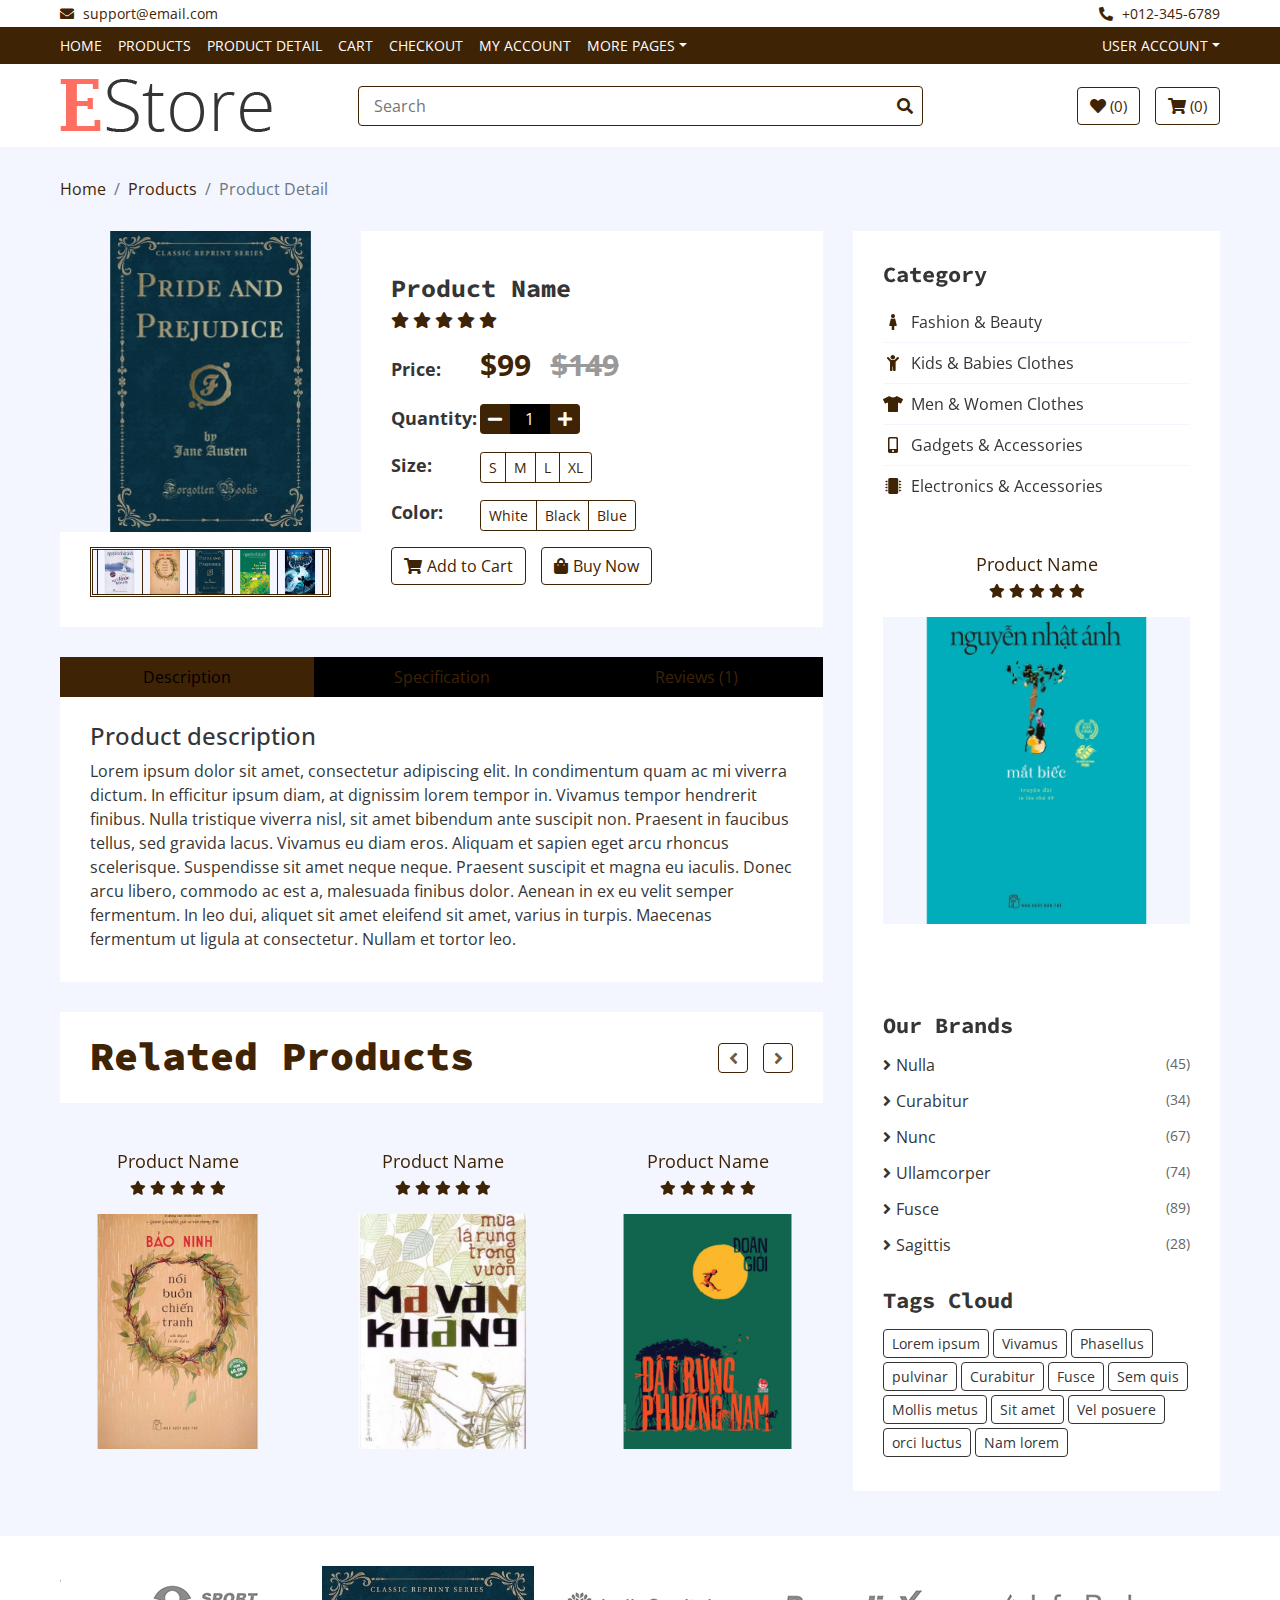
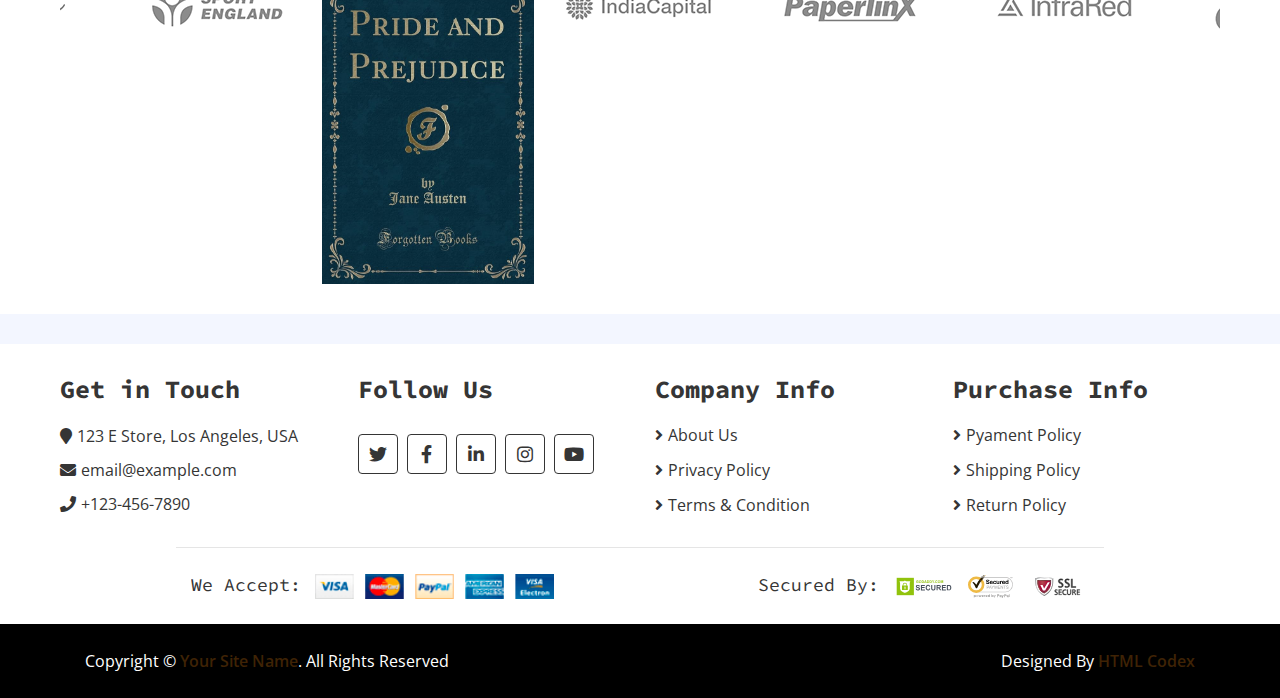
<file: ecommerce-html-template/product-detail.html>
<!DOCTYPE html>
<html lang="en">
    <head>
        <meta charset="utf-8">
        <title>E Store - eCommerce HTML Template</title>
        <meta content="width=device-width, initial-scale=1.0" name="viewport">
        <meta content="eCommerce HTML Template Free Download" name="keywords">
        <meta content="eCommerce HTML Template Free Download" name="description">

        <!-- Favicon -->
        <link href="img/favicon.ico" rel="icon">

        <!-- Google Fonts -->
        <link href="https://fonts.googleapis.com/css?family=Open+Sans:300,400|Source+Code+Pro:700,900&display=swap" rel="stylesheet">

        <!-- CSS Libraries -->
        <link href="https://stackpath.bootstrapcdn.com/bootstrap/4.4.1/css/bootstrap.min.css" rel="stylesheet">
        <link href="https://cdnjs.cloudflare.com/ajax/libs/font-awesome/5.10.0/css/all.min.css" rel="stylesheet">
        <link href="lib/slick/slick.css" rel="stylesheet">
        <link href="lib/slick/slick-theme.css" rel="stylesheet">

        <!-- Template Stylesheet -->
        <link href="css/style.css" rel="stylesheet">
    </head>

    <body>
        <!-- Top bar Start -->
        <div class="top-bar">
            <div class="container-fluid">
                <div class="row">
                    <div class="col-sm-6">
                        <i class="fa fa-envelope"></i>
                        support@email.com
                    </div>
                    <div class="col-sm-6">
                        <i class="fa fa-phone-alt"></i>
                        +012-345-6789
                    </div>
                </div>
            </div>
        </div>
        <!-- Top bar End -->
        
        <!-- Nav Bar Start -->
        <div class="nav">
            <div class="container-fluid">
                <nav class="navbar navbar-expand-md bg-dark navbar-dark">
                    <a href="#" class="navbar-brand">MENU</a>
                    <button type="button" class="navbar-toggler" data-toggle="collapse" data-target="#navbarCollapse">
                        <span class="navbar-toggler-icon"></span>
                    </button>

                    <div class="collapse navbar-collapse justify-content-between" id="navbarCollapse">
                        <div class="navbar-nav mr-auto">
                            <a href="index.html" class="nav-item nav-link">Home</a>
                            <a href="product-list.html" class="nav-item nav-link">Products</a>
                            <a href="product-detail.html" class="nav-item nav-link active">Product Detail</a>
                            <a href="cart.html" class="nav-item nav-link">Cart</a>
                            <a href="checkout.html" class="nav-item nav-link">Checkout</a>
                            <a href="my-account.html" class="nav-item nav-link">My Account</a>
                            <div class="nav-item dropdown">
                                <a href="#" class="nav-link dropdown-toggle" data-toggle="dropdown">More Pages</a>
                                <div class="dropdown-menu">
                                    <a href="wishlist.html" class="dropdown-item">Wishlist</a>
                                    <a href="login.html" class="dropdown-item">Login & Register</a>
                                    <a href="contact.html" class="dropdown-item">Contact Us</a>
                                </div>
                            </div>
                        </div>
                        <div class="navbar-nav ml-auto">
                            <div class="nav-item dropdown">
                                <a href="#" class="nav-link dropdown-toggle" data-toggle="dropdown">User Account</a>
                                <div class="dropdown-menu">
                                    <a href="#" class="dropdown-item">Login</a>
                                    <a href="#" class="dropdown-item">Register</a>
                                </div>
                            </div>
                        </div>
                    </div>
                </nav>
            </div>
        </div>
        <!-- Nav Bar End -->      
        
        <!-- Bottom Bar Start -->
        <div class="bottom-bar">
            <div class="container-fluid">
                <div class="row align-items-center">
                    <div class="col-md-3">
                        <div class="logo">
                            <a href="index.html">
                                <img src="img/logo.png" alt="Logo">
                            </a>
                        </div>
                    </div>
                    <div class="col-md-6">
                        <div class="search">
                            <input type="text" placeholder="Search">
                            <button><i class="fa fa-search"></i></button>
                        </div>
                    </div>
                    <div class="col-md-3">
                        <div class="user">
                            <a href="wishlist.html" class="btn wishlist">
                                <i class="fa fa-heart"></i>
                                <span>(0)</span>
                            </a>
                            <a href="cart.html" class="btn cart">
                                <i class="fa fa-shopping-cart"></i>
                                <span>(0)</span>
                            </a>
                        </div>
                    </div>
                </div>
            </div>
        </div>
        <!-- Bottom Bar End --> 
        
        <!-- Breadcrumb Start -->
        <div class="breadcrumb-wrap">
            <div class="container-fluid">
                <ul class="breadcrumb">
                    <li class="breadcrumb-item"><a href="#">Home</a></li>
                    <li class="breadcrumb-item"><a href="#">Products</a></li>
                    <li class="breadcrumb-item active">Product Detail</li>
                </ul>
            </div>
        </div>
        <!-- Breadcrumb End -->
        
        <!-- Product Detail Start -->
        <div class="product-detail">
            <div class="container-fluid">
                <div class="row">
                    <div class="col-lg-8">
                        <div class="product-detail-top">
                            <div class="row align-items-center">
                                <div class="col-md-5">
                                    <div class="product-slider-single normal-slider">
                                        <img src="img/product-1.jpg" alt="Product Image">
                                        <img src="img/product-3.jpg" alt="Product Image">
                                        <img src="img/product-5.jpg" alt="Product Image">
                                        <img src="img/product-7.jpg" alt="Product Image">
                                        <img src="img/product-9.jpg" alt="Product Image">
                                        <img src="img/product-10.jpg" alt="Product Image">
                                    </div>
                                    <div class="product-slider-single-nav normal-slider">
                                        <div class="slider-nav-img"><img src="img/product-1.jpg" alt="Product Image"></div>
                                        <div class="slider-nav-img"><img src="img/product-3.jpg" alt="Product Image"></div>
                                        <div class="slider-nav-img"><img src="img/product-5.jpg" alt="Product Image"></div>
                                        <div class="slider-nav-img"><img src="img/product-7.jpg" alt="Product Image"></div>
                                        <div class="slider-nav-img"><img src="img/product-9.jpg" alt="Product Image"></div>
                                        <div class="slider-nav-img"><img src="img/product-10.jpg" alt="Product Image"></div>
                                    </div>
                                </div>
                                <div class="col-md-7">
                                    <div class="product-content">
                                        <div class="title"><h2>Product Name</h2></div>
                                        <div class="ratting">
                                            <i class="fa fa-star"></i>
                                            <i class="fa fa-star"></i>
                                            <i class="fa fa-star"></i>
                                            <i class="fa fa-star"></i>
                                            <i class="fa fa-star"></i>
                                        </div>
                                        <div class="price">
                                            <h4>Price:</h4>
                                            <p>$99 <span>$149</span></p>
                                        </div>
                                        <div class="quantity">
                                            <h4>Quantity:</h4>
                                            <div class="qty">
                                                <button class="btn-minus"><i class="fa fa-minus"></i></button>
                                                <input type="text" value="1">
                                                <button class="btn-plus"><i class="fa fa-plus"></i></button>
                                            </div>
                                        </div>
                                        <div class="p-size">
                                            <h4>Size:</h4>
                                            <div class="btn-group btn-group-sm">
                                                <button type="button" class="btn">S</button>
                                                <button type="button" class="btn">M</button>
                                                <button type="button" class="btn">L</button>
                                                <button type="button" class="btn">XL</button>
                                            </div> 
                                        </div>
                                        <div class="p-color">
                                            <h4>Color:</h4>
                                            <div class="btn-group btn-group-sm">
                                                <button type="button" class="btn">White</button>
                                                <button type="button" class="btn">Black</button>
                                                <button type="button" class="btn">Blue</button>
                                            </div> 
                                        </div>
                                        <div class="action">
                                            <a class="btn" href="#"><i class="fa fa-shopping-cart"></i>Add to Cart</a>
                                            <a class="btn" href="#"><i class="fa fa-shopping-bag"></i>Buy Now</a>
                                        </div>
                                    </div>
                                </div>
                            </div>
                        </div>
                        
                        <div class="row product-detail-bottom">
                            <div class="col-lg-12">
                                <ul class="nav nav-pills nav-justified">
                                    <li class="nav-item">
                                        <a class="nav-link active" data-toggle="pill" href="#description">Description</a>
                                    </li>
                                    <li class="nav-item">
                                        <a class="nav-link" data-toggle="pill" href="#specification">Specification</a>
                                    </li>
                                    <li class="nav-item">
                                        <a class="nav-link" data-toggle="pill" href="#reviews">Reviews (1)</a>
                                    </li>
                                </ul>

                                <div class="tab-content">
                                    <div id="description" class="container tab-pane active">
                                        <h4>Product description</h4>
                                        <p>
                                            Lorem ipsum dolor sit amet, consectetur adipiscing elit. In condimentum quam ac mi viverra dictum. In efficitur ipsum diam, at dignissim lorem tempor in. Vivamus tempor hendrerit finibus. Nulla tristique viverra nisl, sit amet bibendum ante suscipit non. Praesent in faucibus tellus, sed gravida lacus. Vivamus eu diam eros. Aliquam et sapien eget arcu rhoncus scelerisque. Suspendisse sit amet neque neque. Praesent suscipit et magna eu iaculis. Donec arcu libero, commodo ac est a, malesuada finibus dolor. Aenean in ex eu velit semper fermentum. In leo dui, aliquet sit amet eleifend sit amet, varius in turpis. Maecenas fermentum ut ligula at consectetur. Nullam et tortor leo. 
                                        </p>
                                    </div>
                                    <div id="specification" class="container tab-pane fade">
                                        <h4>Product specification</h4>
                                        <ul>
                                            <li>Lorem ipsum dolor sit amet</li>
                                            <li>Lorem ipsum dolor sit amet</li>
                                            <li>Lorem ipsum dolor sit amet</li>
                                            <li>Lorem ipsum dolor sit amet</li>
                                            <li>Lorem ipsum dolor sit amet</li>
                                        </ul>
                                    </div>
                                    <div id="reviews" class="container tab-pane fade">
                                        <div class="reviews-submitted">
                                            <div class="reviewer">Phasellus Gravida - <span>01 Jan 2020</span></div>
                                            <div class="ratting">
                                                <i class="fa fa-star"></i>
                                                <i class="fa fa-star"></i>
                                                <i class="fa fa-star"></i>
                                                <i class="fa fa-star"></i>
                                                <i class="fa fa-star"></i>
                                            </div>
                                            <p>
                                                Sed ut perspiciatis unde omnis iste natus error sit voluptatem accusantium doloremque laudantium, totam rem aperiam.
                                            </p>
                                        </div>
                                        <div class="reviews-submit">
                                            <h4>Give your Review:</h4>
                                            <div class="ratting">
                                                <i class="far fa-star"></i>
                                                <i class="far fa-star"></i>
                                                <i class="far fa-star"></i>
                                                <i class="far fa-star"></i>
                                                <i class="far fa-star"></i>
                                            </div>
                                            <div class="row form">
                                                <div class="col-sm-6">
                                                    <input type="text" placeholder="Name">
                                                </div>
                                                <div class="col-sm-6">
                                                    <input type="email" placeholder="Email">
                                                </div>
                                                <div class="col-sm-12">
                                                    <textarea placeholder="Review"></textarea>
                                                </div>
                                                <div class="col-sm-12">
                                                    <button>Submit</button>
                                                </div>
                                            </div>
                                        </div>
                                    </div>
                                </div>
                            </div>
                        </div>
                        
                        <div class="product">
                            <div class="section-header">
                                <h1>Related Products</h1>
                            </div>

                            <div class="row align-items-center product-slider product-slider-3">
                                <div class="col-lg-3">
                                    <div class="product-item">
                                        <div class="product-title">
                                            <a href="#">Product Name</a>
                                            <div class="ratting">
                                                <i class="fa fa-star"></i>
                                                <i class="fa fa-star"></i>
                                                <i class="fa fa-star"></i>
                                                <i class="fa fa-star"></i>
                                                <i class="fa fa-star"></i>
                                            </div>
                                        </div>
                                        <div class="product-image">
                                            <a href="product-detail.html">
                                                <img src="img/product-10.jpg" alt="Product Image">
                                            </a>
                                            <div class="product-action">
                                                <a href="#"><i class="fa fa-cart-plus"></i></a>
                                                <a href="#"><i class="fa fa-heart"></i></a>
                                                <a href="#"><i class="fa fa-search"></i></a>
                                            </div>
                                        </div>
                                        <div class="product-price">
                                            <h3><span>$</span>99</h3>
                                            <a class="btn" href=""><i class="fa fa-shopping-cart"></i>Buy Now</a>
                                        </div>
                                    </div>
                                </div>
                                <div class="col-lg-3">
                                    <div class="product-item">
                                        <div class="product-title">
                                            <a href="#">Product Name</a>
                                            <div class="ratting">
                                                <i class="fa fa-star"></i>
                                                <i class="fa fa-star"></i>
                                                <i class="fa fa-star"></i>
                                                <i class="fa fa-star"></i>
                                                <i class="fa fa-star"></i>
                                            </div>
                                        </div>
                                        <div class="product-image">
                                            <a href="product-detail.html">
                                                <img src="img/product-8.jpg" alt="Product Image">
                                            </a>
                                            <div class="product-action">
                                                <a href="#"><i class="fa fa-cart-plus"></i></a>
                                                <a href="#"><i class="fa fa-heart"></i></a>
                                                <a href="#"><i class="fa fa-search"></i></a>
                                            </div>
                                        </div>
                                        <div class="product-price">
                                            <h3><span>$</span>99</h3>
                                            <a class="btn" href=""><i class="fa fa-shopping-cart"></i>Buy Now</a>
                                        </div>
                                    </div>
                                </div>
                                <div class="col-lg-3">
                                    <div class="product-item">
                                        <div class="product-title">
                                            <a href="#">Product Name</a>
                                            <div class="ratting">
                                                <i class="fa fa-star"></i>
                                                <i class="fa fa-star"></i>
                                                <i class="fa fa-star"></i>
                                                <i class="fa fa-star"></i>
                                                <i class="fa fa-star"></i>
                                            </div>
                                        </div>
                                        <div class="product-image">
                                            <a href="product-detail.html">
                                                <img src="img/product-6.jpg" alt="Product Image">
                                            </a>
                                            <div class="product-action">
                                                <a href="#"><i class="fa fa-cart-plus"></i></a>
                                                <a href="#"><i class="fa fa-heart"></i></a>
                                                <a href="#"><i class="fa fa-search"></i></a>
                                            </div>
                                        </div>
                                        <div class="product-price">
                                            <h3><span>$</span>99</h3>
                                            <a class="btn" href=""><i class="fa fa-shopping-cart"></i>Buy Now</a>
                                        </div>
                                    </div>
                                </div>
                                <div class="col-lg-3">
                                    <div class="product-item">
                                        <div class="product-title">
                                            <a href="#">Product Name</a>
                                            <div class="ratting">
                                                <i class="fa fa-star"></i>
                                                <i class="fa fa-star"></i>
                                                <i class="fa fa-star"></i>
                                                <i class="fa fa-star"></i>
                                                <i class="fa fa-star"></i>
                                            </div>
                                        </div>
                                        <div class="product-image">
                                            <a href="product-detail.html">
                                                <img src="img/product-4.jpg" alt="Product Image">
                                            </a>
                                            <div class="product-action">
                                                <a href="#"><i class="fa fa-cart-plus"></i></a>
                                                <a href="#"><i class="fa fa-heart"></i></a>
                                                <a href="#"><i class="fa fa-search"></i></a>
                                            </div>
                                        </div>
                                        <div class="product-price">
                                            <h3><span>$</span>99</h3>
                                            <a class="btn" href=""><i class="fa fa-shopping-cart"></i>Buy Now</a>
                                        </div>
                                    </div>
                                </div>
                                <div class="col-lg-3">
                                    <div class="product-item">
                                        <div class="product-title">
                                            <a href="#">Product Name</a>
                                            <div class="ratting">
                                                <i class="fa fa-star"></i>
                                                <i class="fa fa-star"></i>
                                                <i class="fa fa-star"></i>
                                                <i class="fa fa-star"></i>
                                                <i class="fa fa-star"></i>
                                            </div>
                                        </div>
                                        <div class="product-image">
                                            <a href="product-detail.html">
                                                <img src="img/product-2.jpg" alt="Product Image">
                                            </a>
                                            <div class="product-action">
                                                <a href="#"><i class="fa fa-cart-plus"></i></a>
                                                <a href="#"><i class="fa fa-heart"></i></a>
                                                <a href="#"><i class="fa fa-search"></i></a>
                                            </div>
                                        </div>
                                        <div class="product-price">
                                            <h3><span>$</span>99</h3>
                                            <a class="btn" href=""><i class="fa fa-shopping-cart"></i>Buy Now</a>
                                        </div>
                                    </div>
                                </div>
                            </div>
                        </div>
                    </div>
                    
                    <!-- Side Bar Start -->
                    <div class="col-lg-4 sidebar">
                        <div class="sidebar-widget category">
                            <h2 class="title">Category</h2>
                            <nav class="navbar bg-light">
                                <ul class="navbar-nav">
                                    <li class="nav-item">
                                        <a class="nav-link" href="#"><i class="fa fa-female"></i>Fashion & Beauty</a>
                                    </li>
                                    <li class="nav-item">
                                        <a class="nav-link" href="#"><i class="fa fa-child"></i>Kids & Babies Clothes</a>
                                    </li>
                                    <li class="nav-item">
                                        <a class="nav-link" href="#"><i class="fa fa-tshirt"></i>Men & Women Clothes</a>
                                    </li>
                                    <li class="nav-item">
                                        <a class="nav-link" href="#"><i class="fa fa-mobile-alt"></i>Gadgets & Accessories</a>
                                    </li>
                                    <li class="nav-item">
                                        <a class="nav-link" href="#"><i class="fa fa-microchip"></i>Electronics & Accessories</a>
                                    </li>
                                </ul>
                            </nav>
                        </div>
                        
                        <div class="sidebar-widget widget-slider">
                            <div class="sidebar-slider normal-slider">
                                <div class="product-item">
                                    <div class="product-title">
                                        <a href="#">Product Name</a>
                                        <div class="ratting">
                                            <i class="fa fa-star"></i>
                                            <i class="fa fa-star"></i>
                                            <i class="fa fa-star"></i>
                                            <i class="fa fa-star"></i>
                                            <i class="fa fa-star"></i>
                                        </div>
                                    </div>
                                    <div class="product-image">
                                        <a href="product-detail.html">
                                            <img src="img/product-7.jpg" alt="Product Image">
                                        </a>
                                        <div class="product-action">
                                            <a href="#"><i class="fa fa-cart-plus"></i></a>
                                            <a href="#"><i class="fa fa-heart"></i></a>
                                            <a href="#"><i class="fa fa-search"></i></a>
                                        </div>
                                    </div>
                                    <div class="product-price">
                                        <h3><span>$</span>99</h3>
                                        <a class="btn" href=""><i class="fa fa-shopping-cart"></i>Buy Now</a>
                                    </div>
                                </div>
                                <div class="product-item">
                                    <div class="product-title">
                                        <a href="#">Product Name</a>
                                        <div class="ratting">
                                            <i class="fa fa-star"></i>
                                            <i class="fa fa-star"></i>
                                            <i class="fa fa-star"></i>
                                            <i class="fa fa-star"></i>
                                            <i class="fa fa-star"></i>
                                        </div>
                                    </div>
                                    <div class="product-image">
                                        <a href="product-detail.html">
                                            <img src="img/product-8.jpg" alt="Product Image">
                                        </a>
                                        <div class="product-action">
                                            <a href="#"><i class="fa fa-cart-plus"></i></a>
                                            <a href="#"><i class="fa fa-heart"></i></a>
                                            <a href="#"><i class="fa fa-search"></i></a>
                                        </div>
                                    </div>
                                    <div class="product-price">
                                        <h3><span>$</span>99</h3>
                                        <a class="btn" href=""><i class="fa fa-shopping-cart"></i>Buy Now</a>
                                    </div>
                                </div>
                                <div class="product-item">
                                    <div class="product-title">
                                        <a href="#">Product Name</a>
                                        <div class="ratting">
                                            <i class="fa fa-star"></i>
                                            <i class="fa fa-star"></i>
                                            <i class="fa fa-star"></i>
                                            <i class="fa fa-star"></i>
                                            <i class="fa fa-star"></i>
                                        </div>
                                    </div>
                                    <div class="product-image">
                                        <a href="product-detail.html">
                                            <img src="img/product-9.jpg" alt="Product Image">
                                        </a>
                                        <div class="product-action">
                                            <a href="#"><i class="fa fa-cart-plus"></i></a>
                                            <a href="#"><i class="fa fa-heart"></i></a>
                                            <a href="#"><i class="fa fa-search"></i></a>
                                        </div>
                                    </div>
                                    <div class="product-price">
                                        <h3><span>$</span>99</h3>
                                        <a class="btn" href=""><i class="fa fa-shopping-cart"></i>Buy Now</a>
                                    </div>
                                </div>
                            </div>
                        </div>
                        
                        <div class="sidebar-widget brands">
                            <h2 class="title">Our Brands</h2>
                            <ul>
                                <li><a href="#">Nulla </a><span>(45)</span></li>
                                <li><a href="#">Curabitur </a><span>(34)</span></li>
                                <li><a href="#">Nunc </a><span>(67)</span></li>
                                <li><a href="#">Ullamcorper</a><span>(74)</span></li>
                                <li><a href="#">Fusce </a><span>(89)</span></li>
                                <li><a href="#">Sagittis</a><span>(28)</span></li>
                            </ul>
                        </div>
                        
                        <div class="sidebar-widget tag">
                            <h2 class="title">Tags Cloud</h2>
                            <a href="#">Lorem ipsum</a>
                            <a href="#">Vivamus</a>
                            <a href="#">Phasellus</a>
                            <a href="#">pulvinar</a>
                            <a href="#">Curabitur</a>
                            <a href="#">Fusce</a>
                            <a href="#">Sem quis</a>
                            <a href="#">Mollis metus</a>
                            <a href="#">Sit amet</a>
                            <a href="#">Vel posuere</a>
                            <a href="#">orci luctus</a>
                            <a href="#">Nam lorem</a>
                        </div>
                    </div>
                    <!-- Side Bar End -->
                </div>
            </div>
        </div>
        <!-- Product Detail End -->
        
        <!-- Brand Start -->
        <div class="brand">
            <div class="container-fluid">
                <div class="brand-slider">
                    <div class="brand-item"><img src="img/brand-1.png" alt=""></div>
                    <div class="brand-item"><img src="img/brand-2.png" alt=""></div>
                    <div class="brand-item"><img src="img/brand-3.png" alt=""></div>
                    <div class="brand-item"><img src="img/brand-4.png" alt=""></div>
                    <div class="brand-item"><img src="img/brand-5.png" alt=""></div>
                    <div class="brand-item"><img src="img/brand-6.png" alt=""></div>
                </div>
            </div>
        </div>
        <!-- Brand End -->
        
        <!-- Footer Start -->
        <div class="footer">
            <div class="container-fluid">
                <div class="row">
                    <div class="col-lg-3 col-md-6">
                        <div class="footer-widget">
                            <h2>Get in Touch</h2>
                            <div class="contact-info">
                                <p><i class="fa fa-map-marker"></i>123 E Store, Los Angeles, USA</p>
                                <p><i class="fa fa-envelope"></i>email@example.com</p>
                                <p><i class="fa fa-phone"></i>+123-456-7890</p>
                            </div>
                        </div>
                    </div>
                    
                    <div class="col-lg-3 col-md-6">
                        <div class="footer-widget">
                            <h2>Follow Us</h2>
                            <div class="contact-info">
                                <div class="social">
                                    <a href=""><i class="fab fa-twitter"></i></a>
                                    <a href=""><i class="fab fa-facebook-f"></i></a>
                                    <a href=""><i class="fab fa-linkedin-in"></i></a>
                                    <a href=""><i class="fab fa-instagram"></i></a>
                                    <a href=""><i class="fab fa-youtube"></i></a>
                                </div>
                            </div>
                        </div>
                    </div>

                    <div class="col-lg-3 col-md-6">
                        <div class="footer-widget">
                            <h2>Company Info</h2>
                            <ul>
                                <li><a href="#">About Us</a></li>
                                <li><a href="#">Privacy Policy</a></li>
                                <li><a href="#">Terms & Condition</a></li>
                            </ul>
                        </div>
                    </div>

                    <div class="col-lg-3 col-md-6">
                        <div class="footer-widget">
                            <h2>Purchase Info</h2>
                            <ul>
                                <li><a href="#">Pyament Policy</a></li>
                                <li><a href="#">Shipping Policy</a></li>
                                <li><a href="#">Return Policy</a></li>
                            </ul>
                        </div>
                    </div>
                </div>
                
                <div class="row payment align-items-center">
                    <div class="col-md-6">
                        <div class="payment-method">
                            <h2>We Accept:</h2>
                            <img src="img/payment-method.png" alt="Payment Method" />
                        </div>
                    </div>
                    <div class="col-md-6">
                        <div class="payment-security">
                            <h2>Secured By:</h2>
                            <img src="img/godaddy.svg" alt="Payment Security" />
                            <img src="img/norton.svg" alt="Payment Security" />
                            <img src="img/ssl.svg" alt="Payment Security" />
                        </div>
                    </div>
                </div>
            </div>
        </div>
        <!-- Footer End -->
        
        <!-- Footer Bottom Start -->
        <div class="footer-bottom">
            <div class="container">
                <div class="row">
                    <div class="col-md-6 copyright">
                        <p>Copyright &copy; <a href="#">Your Site Name</a>. All Rights Reserved</p>
                    </div>

                    <div class="col-md-6 template-by">
						<!--/*** This template is free as long as you keep the footer author’s credit link/attribution link/backlink. If you'd like to use the template without the footer author’s credit link/attribution link/backlink, you can purchase the Credit Removal License from "https://htmlcodex.com/credit-removal". Thank you for your support. ***/-->					
                        <p>Designed By <a href="https://htmlcodex.com">HTML Codex</a></p>
                    </div>
                </div>
            </div>
        </div>
        <!-- Footer Bottom End -->      
        
        <!-- Back to Top -->
        <a href="#" class="back-to-top"><i class="fa fa-chevron-up"></i></a>
        
        <!-- JavaScript Libraries -->
        <script src="https://code.jquery.com/jquery-3.4.1.min.js"></script>
        <script src="https://stackpath.bootstrapcdn.com/bootstrap/4.4.1/js/bootstrap.bundle.min.js"></script>
        <script src="lib/easing/easing.min.js"></script>
        <script src="lib/slick/slick.min.js"></script>
        
        <!-- Template Javascript -->
        <script src="js/main.js"></script>
    </body>
</html>
</file>
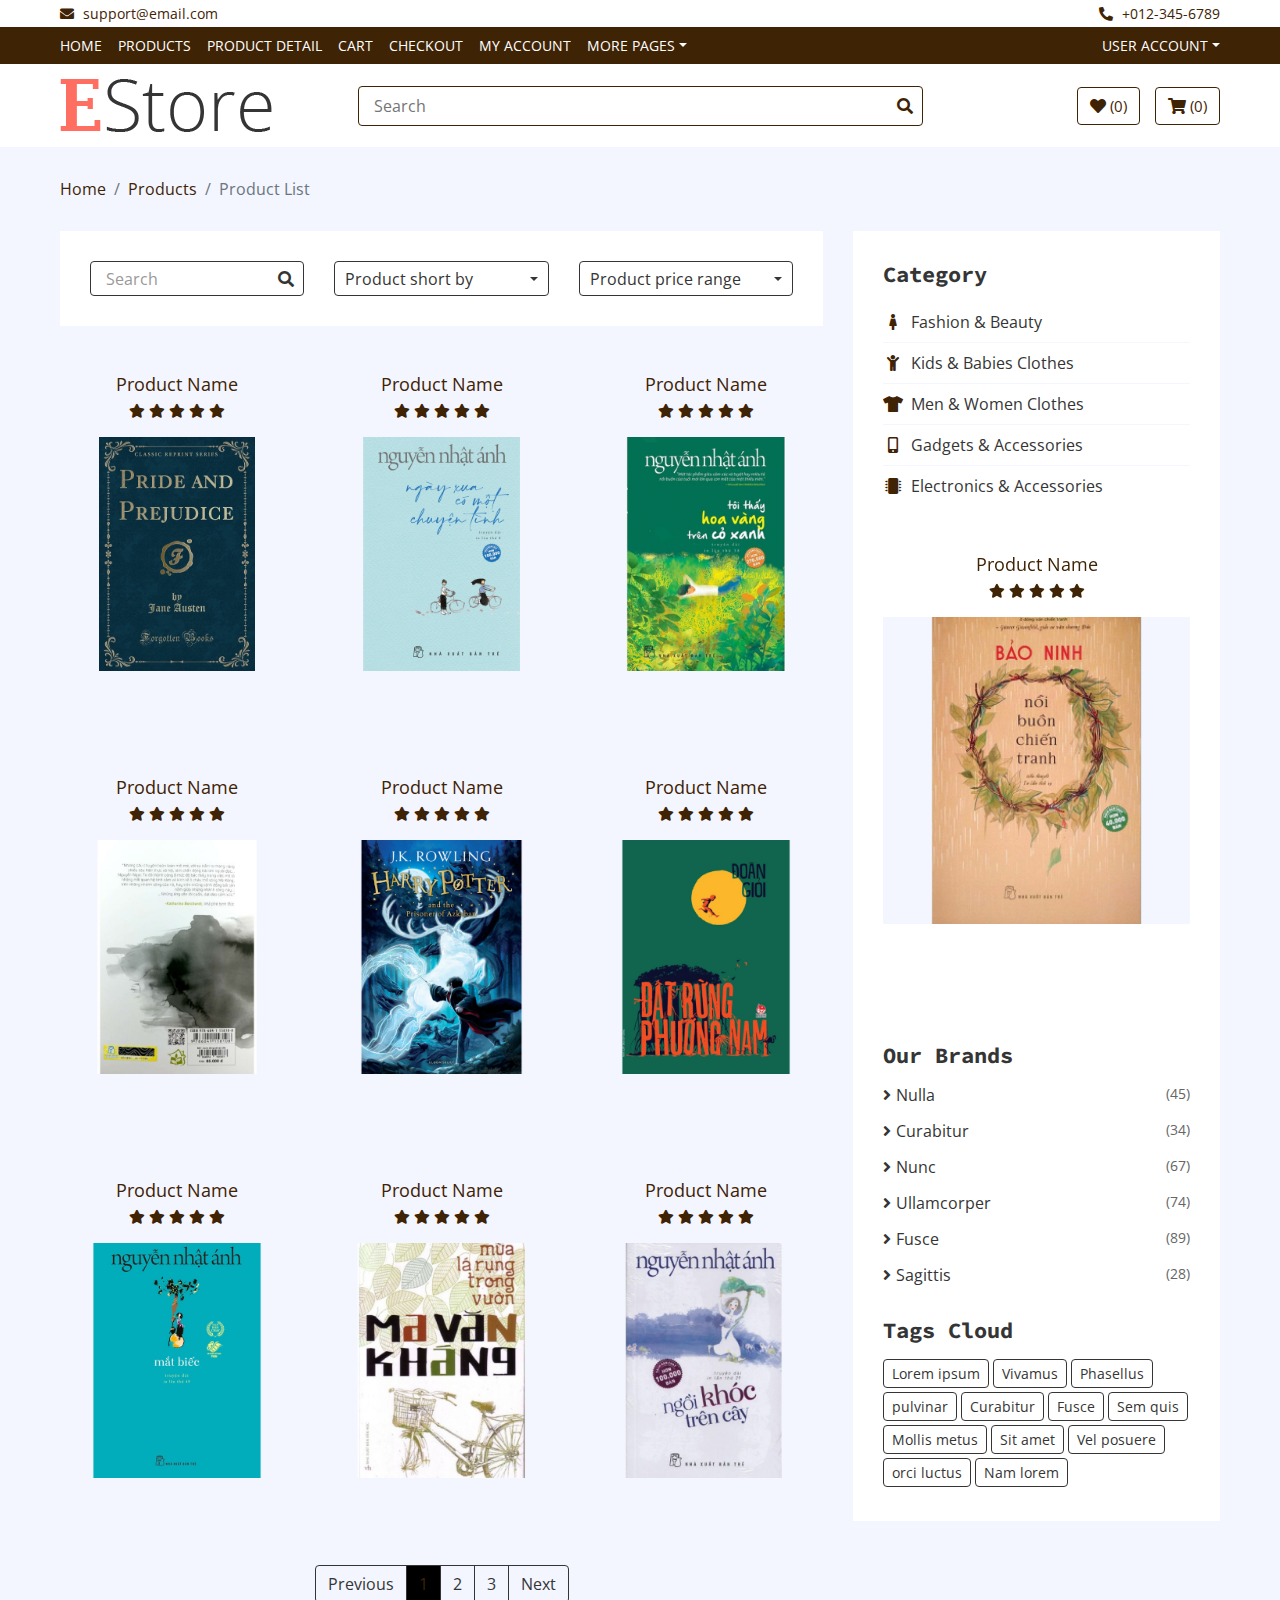
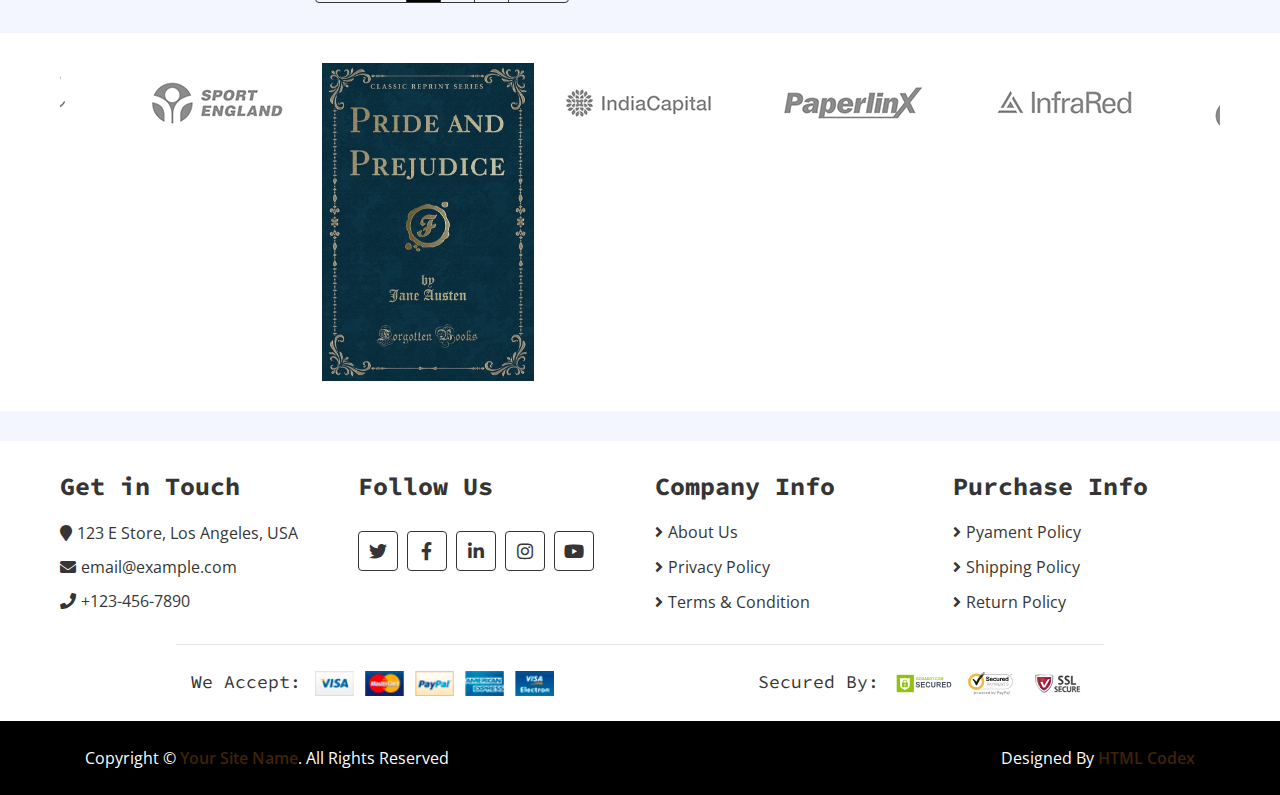
<file: ecommerce-html-template/product-list.html>
<!DOCTYPE html>
<html lang="en">
    <head>
        <meta charset="utf-8">
        <title>E Store - eCommerce HTML Template</title>
        <meta content="width=device-width, initial-scale=1.0" name="viewport">
        <meta content="eCommerce HTML Template Free Download" name="keywords">
        <meta content="eCommerce HTML Template Free Download" name="description">

        <!-- Favicon -->
        <link href="img/favicon.ico" rel="icon">

        <!-- Google Fonts -->
        <link href="https://fonts.googleapis.com/css?family=Open+Sans:300,400|Source+Code+Pro:700,900&display=swap" rel="stylesheet">

        <!-- CSS Libraries -->
        <link href="https://stackpath.bootstrapcdn.com/bootstrap/4.4.1/css/bootstrap.min.css" rel="stylesheet">
        <link href="https://cdnjs.cloudflare.com/ajax/libs/font-awesome/5.10.0/css/all.min.css" rel="stylesheet">
        <link href="lib/slick/slick.css" rel="stylesheet">
        <link href="lib/slick/slick-theme.css" rel="stylesheet">

        <!-- Template Stylesheet -->
        <link href="css/style.css" rel="stylesheet">
    </head>

    <body>
        <!-- Top bar Start -->
        <div class="top-bar">
            <div class="container-fluid">
                <div class="row">
                    <div class="col-sm-6">
                        <i class="fa fa-envelope"></i>
                        support@email.com
                    </div>
                    <div class="col-sm-6">
                        <i class="fa fa-phone-alt"></i>
                        +012-345-6789
                    </div>
                </div>
            </div>
        </div>
        <!-- Top bar End -->
        
        <!-- Nav Bar Start -->
        <div class="nav">
            <div class="container-fluid">
                <nav class="navbar navbar-expand-md bg-dark navbar-dark">
                    <a href="#" class="navbar-brand">MENU</a>
                    <button type="button" class="navbar-toggler" data-toggle="collapse" data-target="#navbarCollapse">
                        <span class="navbar-toggler-icon"></span>
                    </button>

                    <div class="collapse navbar-collapse justify-content-between" id="navbarCollapse">
                        <div class="navbar-nav mr-auto">
                            <a href="index.html" class="nav-item nav-link">Home</a>
                            <a href="product-list.html" class="nav-item nav-link active">Products</a>
                            <a href="product-detail.html" class="nav-item nav-link">Product Detail</a>
                            <a href="cart.html" class="nav-item nav-link">Cart</a>
                            <a href="checkout.html" class="nav-item nav-link">Checkout</a>
                            <a href="my-account.html" class="nav-item nav-link">My Account</a>
                            <div class="nav-item dropdown">
                                <a href="#" class="nav-link dropdown-toggle" data-toggle="dropdown">More Pages</a>
                                <div class="dropdown-menu">
                                    <a href="wishlist.html" class="dropdown-item">Wishlist</a>
                                    <a href="login.html" class="dropdown-item">Login & Register</a>
                                    <a href="contact.html" class="dropdown-item">Contact Us</a>
                                </div>
                            </div>
                        </div>
                        <div class="navbar-nav ml-auto">
                            <div class="nav-item dropdown">
                                <a href="#" class="nav-link dropdown-toggle" data-toggle="dropdown">User Account</a>
                                <div class="dropdown-menu">
                                    <a href="#" class="dropdown-item">Login</a>
                                    <a href="#" class="dropdown-item">Register</a>
                                </div>
                            </div>
                        </div>
                    </div>
                </nav>
            </div>
        </div>
        <!-- Nav Bar End -->      
        
        <!-- Bottom Bar Start -->
        <div class="bottom-bar">
            <div class="container-fluid">
                <div class="row align-items-center">
                    <div class="col-md-3">
                        <div class="logo">
                            <a href="index.html">
                                <img src="img/logo.png" alt="Logo">
                            </a>
                        </div>
                    </div>
                    <div class="col-md-6">
                        <div class="search">
                            <input type="text" placeholder="Search">
                            <button><i class="fa fa-search"></i></button>
                        </div>
                    </div>
                    <div class="col-md-3">
                        <div class="user">
                            <a href="wishlist.html" class="btn wishlist">
                                <i class="fa fa-heart"></i>
                                <span>(0)</span>
                            </a>
                            <a href="cart.html" class="btn cart">
                                <i class="fa fa-shopping-cart"></i>
                                <span>(0)</span>
                            </a>
                        </div>
                    </div>
                </div>
            </div>
        </div>
        <!-- Bottom Bar End -->  
        
        <!-- Breadcrumb Start -->
        <div class="breadcrumb-wrap">
            <div class="container-fluid">
                <ul class="breadcrumb">
                    <li class="breadcrumb-item"><a href="#">Home</a></li>
                    <li class="breadcrumb-item"><a href="#">Products</a></li>
                    <li class="breadcrumb-item active">Product List</li>
                </ul>
            </div>
        </div>
        <!-- Breadcrumb End -->
        
        <!-- Product List Start -->
        <div class="product-view">
            <div class="container-fluid">
                <div class="row">
                    <div class="col-lg-8">
                        <div class="row">
                            <div class="col-md-12">
                                <div class="product-view-top">
                                    <div class="row">
                                        <div class="col-md-4">
                                            <div class="product-search">
                                                <input type="email" value="Search">
                                                <button><i class="fa fa-search"></i></button>
                                            </div>
                                        </div>
                                        <div class="col-md-4">
                                            <div class="product-short">
                                                <div class="dropdown">
                                                    <div class="dropdown-toggle" data-toggle="dropdown">Product short by</div>
                                                    <div class="dropdown-menu dropdown-menu-right">
                                                        <a href="#" class="dropdown-item">Newest</a>
                                                        <a href="#" class="dropdown-item">Popular</a>
                                                        <a href="#" class="dropdown-item">Most sale</a>
                                                    </div>
                                                </div>
                                            </div>
                                        </div>
                                        <div class="col-md-4">
                                            <div class="product-price-range">
                                                <div class="dropdown">
                                                    <div class="dropdown-toggle" data-toggle="dropdown">Product price range</div>
                                                    <div class="dropdown-menu dropdown-menu-right">
                                                        <a href="#" class="dropdown-item">$0 to $50</a>
                                                        <a href="#" class="dropdown-item">$51 to $100</a>
                                                        <a href="#" class="dropdown-item">$101 to $150</a>
                                                        <a href="#" class="dropdown-item">$151 to $200</a>
                                                        <a href="#" class="dropdown-item">$201 to $250</a>
                                                        <a href="#" class="dropdown-item">$251 to $300</a>
                                                        <a href="#" class="dropdown-item">$301 to $350</a>
                                                        <a href="#" class="dropdown-item">$351 to $400</a>
                                                        <a href="#" class="dropdown-item">$401 to $450</a>
                                                        <a href="#" class="dropdown-item">$451 to $500</a>
                                                    </div>
                                                </div>
                                            </div>
                                        </div>
                                    </div>
                                </div>
                            </div>
                            
                            <div class="col-md-4">
                                <div class="product-item">
                                    <div class="product-title">
                                        <a href="#">Product Name</a>
                                        <div class="ratting">
                                            <i class="fa fa-star"></i>
                                            <i class="fa fa-star"></i>
                                            <i class="fa fa-star"></i>
                                            <i class="fa fa-star"></i>
                                            <i class="fa fa-star"></i>
                                        </div>
                                    </div>
                                    <div class="product-image">
                                        <a href="product-detail.html">
                                            <img src="img/product-1.jpg" alt="Product Image">
                                        </a>
                                        <div class="product-action">
                                            <a href="#"><i class="fa fa-cart-plus"></i></a>
                                            <a href="#"><i class="fa fa-heart"></i></a>
                                            <a href="#"><i class="fa fa-search"></i></a>
                                        </div>
                                    </div>
                                    <div class="product-price">
                                        <h3><span>$</span>99</h3>
                                        <a class="btn" href=""><i class="fa fa-shopping-cart"></i>Buy Now</a>
                                    </div>
                                </div>
                            </div>
                            <div class="col-md-4">
                                <div class="product-item">
                                    <div class="product-title">
                                        <a href="#">Product Name</a>
                                        <div class="ratting">
                                            <i class="fa fa-star"></i>
                                            <i class="fa fa-star"></i>
                                            <i class="fa fa-star"></i>
                                            <i class="fa fa-star"></i>
                                            <i class="fa fa-star"></i>
                                        </div>
                                    </div>
                                    <div class="product-image">
                                        <a href="product-detail.html">
                                            <img src="img/product-2.jpg" alt="Product Image">
                                        </a>
                                        <div class="product-action">
                                            <a href="#"><i class="fa fa-cart-plus"></i></a>
                                            <a href="#"><i class="fa fa-heart"></i></a>
                                            <a href="#"><i class="fa fa-search"></i></a>
                                        </div>
                                    </div>
                                    <div class="product-price">
                                        <h3><span>$</span>99</h3>
                                        <a class="btn" href=""><i class="fa fa-shopping-cart"></i>Buy Now</a>
                                    </div>
                                </div>
                            </div>
                            <div class="col-md-4">
                                <div class="product-item">
                                    <div class="product-title">
                                        <a href="#">Product Name</a>
                                        <div class="ratting">
                                            <i class="fa fa-star"></i>
                                            <i class="fa fa-star"></i>
                                            <i class="fa fa-star"></i>
                                            <i class="fa fa-star"></i>
                                            <i class="fa fa-star"></i>
                                        </div>
                                    </div>
                                    <div class="product-image">
                                        <a href="product-detail.html">
                                            <img src="img/product-3.jpg" alt="Product Image">
                                        </a>
                                        <div class="product-action">
                                            <a href="#"><i class="fa fa-cart-plus"></i></a>
                                            <a href="#"><i class="fa fa-heart"></i></a>
                                            <a href="#"><i class="fa fa-search"></i></a>
                                        </div>
                                    </div>
                                    <div class="product-price">
                                        <h3><span>$</span>99</h3>
                                        <a class="btn" href=""><i class="fa fa-shopping-cart"></i>Buy Now</a>
                                    </div>
                                </div>
                            </div>
                            <div class="col-md-4">
                                <div class="product-item">
                                    <div class="product-title">
                                        <a href="#">Product Name</a>
                                        <div class="ratting">
                                            <i class="fa fa-star"></i>
                                            <i class="fa fa-star"></i>
                                            <i class="fa fa-star"></i>
                                            <i class="fa fa-star"></i>
                                            <i class="fa fa-star"></i>
                                        </div>
                                    </div>
                                    <div class="product-image">
                                        <a href="product-detail.html">
                                            <img src="img/product-4.jpg" alt="Product Image">
                                        </a>
                                        <div class="product-action">
                                            <a href="#"><i class="fa fa-cart-plus"></i></a>
                                            <a href="#"><i class="fa fa-heart"></i></a>
                                            <a href="#"><i class="fa fa-search"></i></a>
                                        </div>
                                    </div>
                                    <div class="product-price">
                                        <h3><span>$</span>99</h3>
                                        <a class="btn" href=""><i class="fa fa-shopping-cart"></i>Buy Now</a>
                                    </div>
                                </div>
                            </div>
                            <div class="col-md-4">
                                <div class="product-item">
                                    <div class="product-title">
                                        <a href="#">Product Name</a>
                                        <div class="ratting">
                                            <i class="fa fa-star"></i>
                                            <i class="fa fa-star"></i>
                                            <i class="fa fa-star"></i>
                                            <i class="fa fa-star"></i>
                                            <i class="fa fa-star"></i>
                                        </div>
                                    </div>
                                    <div class="product-image">
                                        <a href="product-detail.html">
                                            <img src="img/product-5.jpg" alt="Product Image">
                                        </a>
                                        <div class="product-action">
                                            <a href="#"><i class="fa fa-cart-plus"></i></a>
                                            <a href="#"><i class="fa fa-heart"></i></a>
                                            <a href="#"><i class="fa fa-search"></i></a>
                                        </div>
                                    </div>
                                    <div class="product-price">
                                        <h3><span>$</span>99</h3>
                                        <a class="btn" href=""><i class="fa fa-shopping-cart"></i>Buy Now</a>
                                    </div>
                                </div>
                            </div>
                            <div class="col-md-4">
                                <div class="product-item">
                                    <div class="product-title">
                                        <a href="#">Product Name</a>
                                        <div class="ratting">
                                            <i class="fa fa-star"></i>
                                            <i class="fa fa-star"></i>
                                            <i class="fa fa-star"></i>
                                            <i class="fa fa-star"></i>
                                            <i class="fa fa-star"></i>
                                        </div>
                                    </div>
                                    <div class="product-image">
                                        <a href="product-detail.html">
                                            <img src="img/product-6.jpg" alt="Product Image">
                                        </a>
                                        <div class="product-action">
                                            <a href="#"><i class="fa fa-cart-plus"></i></a>
                                            <a href="#"><i class="fa fa-heart"></i></a>
                                            <a href="#"><i class="fa fa-search"></i></a>
                                        </div>
                                    </div>
                                    <div class="product-price">
                                        <h3><span>$</span>99</h3>
                                        <a class="btn" href=""><i class="fa fa-shopping-cart"></i>Buy Now</a>
                                    </div>
                                </div>
                            </div>
                            <div class="col-md-4">
                                <div class="product-item">
                                    <div class="product-title">
                                        <a href="#">Product Name</a>
                                        <div class="ratting">
                                            <i class="fa fa-star"></i>
                                            <i class="fa fa-star"></i>
                                            <i class="fa fa-star"></i>
                                            <i class="fa fa-star"></i>
                                            <i class="fa fa-star"></i>
                                        </div>
                                    </div>
                                    <div class="product-image">
                                        <a href="product-detail.html">
                                            <img src="img/product-7.jpg" alt="Product Image">
                                        </a>
                                        <div class="product-action">
                                            <a href="#"><i class="fa fa-cart-plus"></i></a>
                                            <a href="#"><i class="fa fa-heart"></i></a>
                                            <a href="#"><i class="fa fa-search"></i></a>
                                        </div>
                                    </div>
                                    <div class="product-price">
                                        <h3><span>$</span>99</h3>
                                        <a class="btn" href=""><i class="fa fa-shopping-cart"></i>Buy Now</a>
                                    </div>
                                </div>
                            </div>
                            <div class="col-md-4">
                                <div class="product-item">
                                    <div class="product-title">
                                        <a href="#">Product Name</a>
                                        <div class="ratting">
                                            <i class="fa fa-star"></i>
                                            <i class="fa fa-star"></i>
                                            <i class="fa fa-star"></i>
                                            <i class="fa fa-star"></i>
                                            <i class="fa fa-star"></i>
                                        </div>
                                    </div>
                                    <div class="product-image">
                                        <a href="product-detail.html">
                                            <img src="img/product-8.jpg" alt="Product Image">
                                        </a>
                                        <div class="product-action">
                                            <a href="#"><i class="fa fa-cart-plus"></i></a>
                                            <a href="#"><i class="fa fa-heart"></i></a>
                                            <a href="#"><i class="fa fa-search"></i></a>
                                        </div>
                                    </div>
                                    <div class="product-price">
                                        <h3><span>$</span>99</h3>
                                        <a class="btn" href=""><i class="fa fa-shopping-cart"></i>Buy Now</a>
                                    </div>
                                </div>
                            </div>
                            <div class="col-md-4">
                                <div class="product-item">
                                    <div class="product-title">
                                        <a href="#">Product Name</a>
                                        <div class="ratting">
                                            <i class="fa fa-star"></i>
                                            <i class="fa fa-star"></i>
                                            <i class="fa fa-star"></i>
                                            <i class="fa fa-star"></i>
                                            <i class="fa fa-star"></i>
                                        </div>
                                    </div>
                                    <div class="product-image">
                                        <a href="product-detail.html">
                                            <img src="img/product-9.jpg" alt="Product Image">
                                        </a>
                                        <div class="product-action">
                                            <a href="#"><i class="fa fa-cart-plus"></i></a>
                                            <a href="#"><i class="fa fa-heart"></i></a>
                                            <a href="#"><i class="fa fa-search"></i></a>
                                        </div>
                                    </div>
                                    <div class="product-price">
                                        <h3><span>$</span>99</h3>
                                        <a class="btn" href=""><i class="fa fa-shopping-cart"></i>Buy Now</a>
                                    </div>
                                </div>
                            </div>
                        </div>
                        
                        <!-- Pagination Start -->
                        <div class="col-md-12">
                            <nav aria-label="Page navigation example">
                                <ul class="pagination justify-content-center">
                                    <li class="page-item disabled">
                                        <a class="page-link" href="#" tabindex="-1">Previous</a>
                                    </li>
                                    <li class="page-item active"><a class="page-link" href="#">1</a></li>
                                    <li class="page-item"><a class="page-link" href="#">2</a></li>
                                    <li class="page-item"><a class="page-link" href="#">3</a></li>
                                    <li class="page-item">
                                        <a class="page-link" href="#">Next</a>
                                    </li>
                                </ul>
                            </nav>
                        </div>
                        <!-- Pagination Start -->
                    </div>           
                    
                    <!-- Side Bar Start -->
                    <div class="col-lg-4 sidebar">
                        <div class="sidebar-widget category">
                            <h2 class="title">Category</h2>
                            <nav class="navbar bg-light">
                                <ul class="navbar-nav">
                                    <li class="nav-item">
                                        <a class="nav-link" href="#"><i class="fa fa-female"></i>Fashion & Beauty</a>
                                    </li>
                                    <li class="nav-item">
                                        <a class="nav-link" href="#"><i class="fa fa-child"></i>Kids & Babies Clothes</a>
                                    </li>
                                    <li class="nav-item">
                                        <a class="nav-link" href="#"><i class="fa fa-tshirt"></i>Men & Women Clothes</a>
                                    </li>
                                    <li class="nav-item">
                                        <a class="nav-link" href="#"><i class="fa fa-mobile-alt"></i>Gadgets & Accessories</a>
                                    </li>
                                    <li class="nav-item">
                                        <a class="nav-link" href="#"><i class="fa fa-microchip"></i>Electronics & Accessories</a>
                                    </li>
                                </ul>
                            </nav>
                        </div>
                        
                        <div class="sidebar-widget widget-slider">
                            <div class="sidebar-slider normal-slider">
                                <div class="product-item">
                                    <div class="product-title">
                                        <a href="#">Product Name</a>
                                        <div class="ratting">
                                            <i class="fa fa-star"></i>
                                            <i class="fa fa-star"></i>
                                            <i class="fa fa-star"></i>
                                            <i class="fa fa-star"></i>
                                            <i class="fa fa-star"></i>
                                        </div>
                                    </div>
                                    <div class="product-image">
                                        <a href="product-detail.html">
                                            <img src="img/product-10.jpg" alt="Product Image">
                                        </a>
                                        <div class="product-action">
                                            <a href="#"><i class="fa fa-cart-plus"></i></a>
                                            <a href="#"><i class="fa fa-heart"></i></a>
                                            <a href="#"><i class="fa fa-search"></i></a>
                                        </div>
                                    </div>
                                    <div class="product-price">
                                        <h3><span>$</span>99</h3>
                                        <a class="btn" href=""><i class="fa fa-shopping-cart"></i>Buy Now</a>
                                    </div>
                                </div>
                                <div class="product-item">
                                    <div class="product-title">
                                        <a href="#">Product Name</a>
                                        <div class="ratting">
                                            <i class="fa fa-star"></i>
                                            <i class="fa fa-star"></i>
                                            <i class="fa fa-star"></i>
                                            <i class="fa fa-star"></i>
                                            <i class="fa fa-star"></i>
                                        </div>
                                    </div>
                                    <div class="product-image">
                                        <a href="product-detail.html">
                                            <img src="img/product-9.jpg" alt="Product Image">
                                        </a>
                                        <div class="product-action">
                                            <a href="#"><i class="fa fa-cart-plus"></i></a>
                                            <a href="#"><i class="fa fa-heart"></i></a>
                                            <a href="#"><i class="fa fa-search"></i></a>
                                        </div>
                                    </div>
                                    <div class="product-price">
                                        <h3><span>$</span>99</h3>
                                        <a class="btn" href=""><i class="fa fa-shopping-cart"></i>Buy Now</a>
                                    </div>
                                </div>
                                <div class="product-item">
                                    <div class="product-title">
                                        <a href="#">Product Name</a>
                                        <div class="ratting">
                                            <i class="fa fa-star"></i>
                                            <i class="fa fa-star"></i>
                                            <i class="fa fa-star"></i>
                                            <i class="fa fa-star"></i>
                                            <i class="fa fa-star"></i>
                                        </div>
                                    </div>
                                    <div class="product-image">
                                        <a href="product-detail.html">
                                            <img src="img/product-8.jpg" alt="Product Image">
                                        </a>
                                        <div class="product-action">
                                            <a href="#"><i class="fa fa-cart-plus"></i></a>
                                            <a href="#"><i class="fa fa-heart"></i></a>
                                            <a href="#"><i class="fa fa-search"></i></a>
                                        </div>
                                    </div>
                                    <div class="product-price">
                                        <h3><span>$</span>99</h3>
                                        <a class="btn" href=""><i class="fa fa-shopping-cart"></i>Buy Now</a>
                                    </div>
                                </div>
                            </div>
                        </div>
                        
                        <div class="sidebar-widget brands">
                            <h2 class="title">Our Brands</h2>
                            <ul>
                                <li><a href="#">Nulla </a><span>(45)</span></li>
                                <li><a href="#">Curabitur </a><span>(34)</span></li>
                                <li><a href="#">Nunc </a><span>(67)</span></li>
                                <li><a href="#">Ullamcorper</a><span>(74)</span></li>
                                <li><a href="#">Fusce </a><span>(89)</span></li>
                                <li><a href="#">Sagittis</a><span>(28)</span></li>
                            </ul>
                        </div>
                        
                        <div class="sidebar-widget tag">
                            <h2 class="title">Tags Cloud</h2>
                            <a href="#">Lorem ipsum</a>
                            <a href="#">Vivamus</a>
                            <a href="#">Phasellus</a>
                            <a href="#">pulvinar</a>
                            <a href="#">Curabitur</a>
                            <a href="#">Fusce</a>
                            <a href="#">Sem quis</a>
                            <a href="#">Mollis metus</a>
                            <a href="#">Sit amet</a>
                            <a href="#">Vel posuere</a>
                            <a href="#">orci luctus</a>
                            <a href="#">Nam lorem</a>
                        </div>
                    </div>
                    <!-- Side Bar End -->
                </div>
            </div>
        </div>
        <!-- Product List End -->  
        
        <!-- Brand Start -->
        <div class="brand">
            <div class="container-fluid">
                <div class="brand-slider">
                    <div class="brand-item"><img src="img/brand-1.png" alt=""></div>
                    <div class="brand-item"><img src="img/brand-2.png" alt=""></div>
                    <div class="brand-item"><img src="img/brand-3.png" alt=""></div>
                    <div class="brand-item"><img src="img/brand-4.png" alt=""></div>
                    <div class="brand-item"><img src="img/brand-5.png" alt=""></div>
                    <div class="brand-item"><img src="img/brand-6.png" alt=""></div>
                </div>
            </div>
        </div>
        <!-- Brand End -->
        
        <!-- Footer Start -->
        <div class="footer">
            <div class="container-fluid">
                <div class="row">
                    <div class="col-lg-3 col-md-6">
                        <div class="footer-widget">
                            <h2>Get in Touch</h2>
                            <div class="contact-info">
                                <p><i class="fa fa-map-marker"></i>123 E Store, Los Angeles, USA</p>
                                <p><i class="fa fa-envelope"></i>email@example.com</p>
                                <p><i class="fa fa-phone"></i>+123-456-7890</p>
                            </div>
                        </div>
                    </div>
                    
                    <div class="col-lg-3 col-md-6">
                        <div class="footer-widget">
                            <h2>Follow Us</h2>
                            <div class="contact-info">
                                <div class="social">
                                    <a href=""><i class="fab fa-twitter"></i></a>
                                    <a href=""><i class="fab fa-facebook-f"></i></a>
                                    <a href=""><i class="fab fa-linkedin-in"></i></a>
                                    <a href=""><i class="fab fa-instagram"></i></a>
                                    <a href=""><i class="fab fa-youtube"></i></a>
                                </div>
                            </div>
                        </div>
                    </div>

                    <div class="col-lg-3 col-md-6">
                        <div class="footer-widget">
                            <h2>Company Info</h2>
                            <ul>
                                <li><a href="#">About Us</a></li>
                                <li><a href="#">Privacy Policy</a></li>
                                <li><a href="#">Terms & Condition</a></li>
                            </ul>
                        </div>
                    </div>

                    <div class="col-lg-3 col-md-6">
                        <div class="footer-widget">
                            <h2>Purchase Info</h2>
                            <ul>
                                <li><a href="#">Pyament Policy</a></li>
                                <li><a href="#">Shipping Policy</a></li>
                                <li><a href="#">Return Policy</a></li>
                            </ul>
                        </div>
                    </div>
                </div>
                
                <div class="row payment align-items-center">
                    <div class="col-md-6">
                        <div class="payment-method">
                            <h2>We Accept:</h2>
                            <img src="img/payment-method.png" alt="Payment Method" />
                        </div>
                    </div>
                    <div class="col-md-6">
                        <div class="payment-security">
                            <h2>Secured By:</h2>
                            <img src="img/godaddy.svg" alt="Payment Security" />
                            <img src="img/norton.svg" alt="Payment Security" />
                            <img src="img/ssl.svg" alt="Payment Security" />
                        </div>
                    </div>
                </div>
            </div>
        </div>
        <!-- Footer End -->
        
        <!-- Footer Bottom Start -->
        <div class="footer-bottom">
            <div class="container">
                <div class="row">
                    <div class="col-md-6 copyright">
                        <p>Copyright &copy; <a href="#">Your Site Name</a>. All Rights Reserved</p>
                    </div>

                    <div class="col-md-6 template-by">
						<!--/*** This template is free as long as you keep the footer author’s credit link/attribution link/backlink. If you'd like to use the template without the footer author’s credit link/attribution link/backlink, you can purchase the Credit Removal License from "https://htmlcodex.com/credit-removal". Thank you for your support. ***/-->					
                        <p>Designed By <a href="https://htmlcodex.com">HTML Codex</a></p>
                    </div>
                </div>
            </div>
        </div>
        <!-- Footer Bottom End -->       
        
        <!-- Back to Top -->
        <a href="#" class="back-to-top"><i class="fa fa-chevron-up"></i></a>
        
        <!-- JavaScript Libraries -->
        <script src="https://code.jquery.com/jquery-3.4.1.min.js"></script>
        <script src="https://stackpath.bootstrapcdn.com/bootstrap/4.4.1/js/bootstrap.bundle.min.js"></script>
        <script src="lib/easing/easing.min.js"></script>
        <script src="lib/slick/slick.min.js"></script>
        
        <!-- Template Javascript -->
        <script src="js/main.js"></script>
    </body>
</html>
</file>
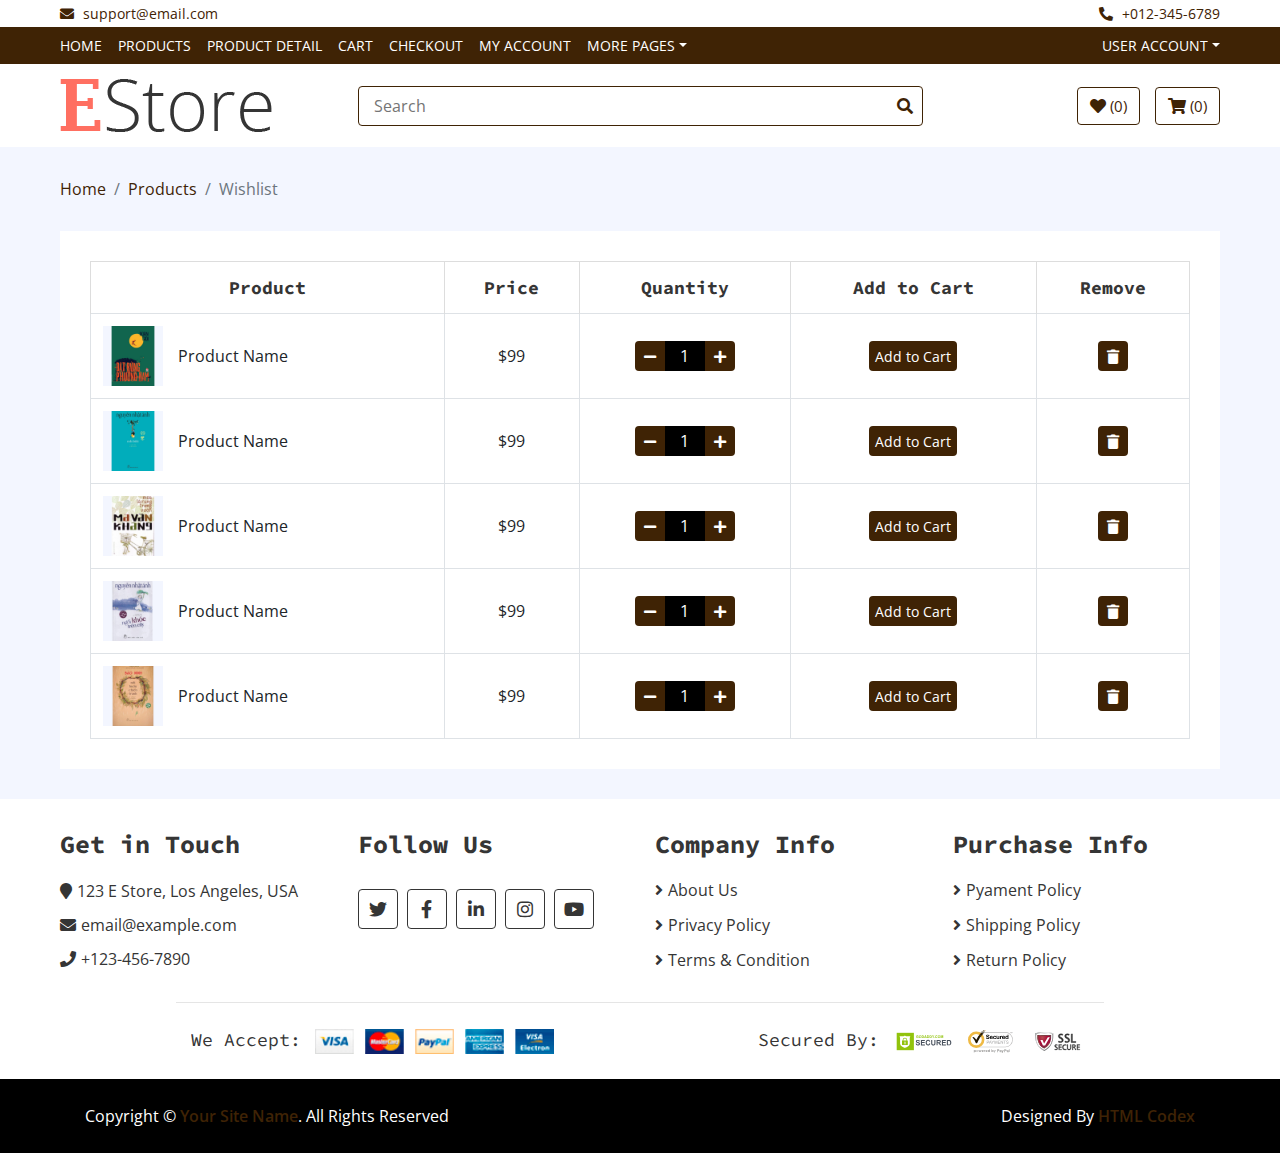
<file: ecommerce-html-template/wishlist.html>
<!DOCTYPE html>
<html lang="en">
    <head>
        <meta charset="utf-8">
        <title>E Store - eCommerce HTML Template</title>
        <meta content="width=device-width, initial-scale=1.0" name="viewport">
        <meta content="eCommerce HTML Template Free Download" name="keywords">
        <meta content="eCommerce HTML Template Free Download" name="description">

        <!-- Favicon -->
        <link href="img/favicon.ico" rel="icon">

        <!-- Google Fonts -->
        <link href="https://fonts.googleapis.com/css?family=Open+Sans:300,400|Source+Code+Pro:700,900&display=swap" rel="stylesheet">

        <!-- CSS Libraries -->
        <link href="https://stackpath.bootstrapcdn.com/bootstrap/4.4.1/css/bootstrap.min.css" rel="stylesheet">
        <link href="https://cdnjs.cloudflare.com/ajax/libs/font-awesome/5.10.0/css/all.min.css" rel="stylesheet">
        <link href="lib/slick/slick.css" rel="stylesheet">
        <link href="lib/slick/slick-theme.css" rel="stylesheet">

        <!-- Template Stylesheet -->
        <link href="css/style.css" rel="stylesheet">
    </head>

    <body>
        <!-- Top bar Start -->
        <div class="top-bar">
            <div class="container-fluid">
                <div class="row">
                    <div class="col-sm-6">
                        <i class="fa fa-envelope"></i>
                        support@email.com
                    </div>
                    <div class="col-sm-6">
                        <i class="fa fa-phone-alt"></i>
                        +012-345-6789
                    </div>
                </div>
            </div>
        </div>
        <!-- Top bar End -->
        
        <!-- Nav Bar Start -->
        <div class="nav">
            <div class="container-fluid">
                <nav class="navbar navbar-expand-md bg-dark navbar-dark">
                    <a href="#" class="navbar-brand">MENU</a>
                    <button type="button" class="navbar-toggler" data-toggle="collapse" data-target="#navbarCollapse">
                        <span class="navbar-toggler-icon"></span>
                    </button>

                    <div class="collapse navbar-collapse justify-content-between" id="navbarCollapse">
                        <div class="navbar-nav mr-auto">
                            <a href="index.html" class="nav-item nav-link">Home</a>
                            <a href="product-list.html" class="nav-item nav-link">Products</a>
                            <a href="product-detail.html" class="nav-item nav-link">Product Detail</a>
                            <a href="cart.html" class="nav-item nav-link">Cart</a>
                            <a href="checkout.html" class="nav-item nav-link">Checkout</a>
                            <a href="my-account.html" class="nav-item nav-link">My Account</a>
                            <div class="nav-item dropdown">
                                <a href="#" class="nav-link dropdown-toggle active" data-toggle="dropdown">More Pages</a>
                                <div class="dropdown-menu">
                                    <a href="wishlist.html" class="dropdown-item active">Wishlist</a>
                                    <a href="login.html" class="dropdown-item">Login & Register</a>
                                    <a href="contact.html" class="dropdown-item">Contact Us</a>
                                </div>
                            </div>
                        </div>
                        <div class="navbar-nav ml-auto">
                            <div class="nav-item dropdown">
                                <a href="#" class="nav-link dropdown-toggle" data-toggle="dropdown">User Account</a>
                                <div class="dropdown-menu">
                                    <a href="#" class="dropdown-item">Login</a>
                                    <a href="#" class="dropdown-item">Register</a>
                                </div>
                            </div>
                        </div>
                    </div>
                </nav>
            </div>
        </div>
        <!-- Nav Bar End -->      
        
        <!-- Bottom Bar Start -->
        <div class="bottom-bar">
            <div class="container-fluid">
                <div class="row align-items-center">
                    <div class="col-md-3">
                        <div class="logo">
                            <a href="index.html">
                                <img src="img/logo.png" alt="Logo">
                            </a>
                        </div>
                    </div>
                    <div class="col-md-6">
                        <div class="search">
                            <input type="text" placeholder="Search">
                            <button><i class="fa fa-search"></i></button>
                        </div>
                    </div>
                    <div class="col-md-3">
                        <div class="user">
                            <a href="wishlist.html" class="btn wishlist">
                                <i class="fa fa-heart"></i>
                                <span>(0)</span>
                            </a>
                            <a href="cart.html" class="btn cart">
                                <i class="fa fa-shopping-cart"></i>
                                <span>(0)</span>
                            </a>
                        </div>
                    </div>
                </div>
            </div>
        </div>
        <!-- Bottom Bar End --> 
        
        <!-- Breadcrumb Start -->
        <div class="breadcrumb-wrap">
            <div class="container-fluid">
                <ul class="breadcrumb">
                    <li class="breadcrumb-item"><a href="#">Home</a></li>
                    <li class="breadcrumb-item"><a href="#">Products</a></li>
                    <li class="breadcrumb-item active">Wishlist</li>
                </ul>
            </div>
        </div>
        <!-- Breadcrumb End -->
        
        <!-- Wishlist Start -->
        <div class="wishlist-page">
            <div class="container-fluid">
                <div class="wishlist-page-inner">
                    <div class="row">
                        <div class="col-md-12">
                            <div class="table-responsive">
                                <table class="table table-bordered">
                                    <thead class="thead-dark">
                                        <tr>
                                            <th>Product</th>
                                            <th>Price</th>
                                            <th>Quantity</th>
                                            <th>Add to Cart</th>
                                            <th>Remove</th>
                                        </tr>
                                    </thead>
                                    <tbody class="align-middle">
                                        <tr>
                                            <td>
                                                <div class="img">
                                                    <a href="#"><img src="img/product-6.jpg" alt="Image"></a>
                                                    <p>Product Name</p>
                                                </div>
                                            </td>
                                            <td>$99</td>
                                            <td>
                                                <div class="qty">
                                                    <button class="btn-minus"><i class="fa fa-minus"></i></button>
                                                    <input type="text" value="1">
                                                    <button class="btn-plus"><i class="fa fa-plus"></i></button>
                                                </div>
                                            </td>
                                            <td><button class="btn-cart">Add to Cart</button></td>
                                            <td><button><i class="fa fa-trash"></i></button></td>
                                        </tr>
                                        <tr>
                                            <td>
                                                <div class="img">
                                                    <a href="#"><img src="img/product-7.jpg" alt="Image"></a>
                                                    <p>Product Name</p>
                                                </div>
                                            </td>
                                            <td>$99</td>
                                            <td>
                                                <div class="qty">
                                                    <button class="btn-minus"><i class="fa fa-minus"></i></button>
                                                    <input type="text" value="1">
                                                    <button class="btn-plus"><i class="fa fa-plus"></i></button>
                                                </div>
                                            </td>
                                            <td><button class="btn-cart">Add to Cart</button></td>
                                            <td><button><i class="fa fa-trash"></i></button></td>
                                        </tr>
                                        <tr>
                                            <td>
                                                <div class="img">
                                                    <a href="#"><img src="img/product-8.jpg" alt="Image"></a>
                                                    <p>Product Name</p>
                                                </div>
                                            </td>
                                            <td>$99</td>
                                            <td>
                                                <div class="qty">
                                                    <button class="btn-minus"><i class="fa fa-minus"></i></button>
                                                    <input type="text" value="1">
                                                    <button class="btn-plus"><i class="fa fa-plus"></i></button>
                                                </div>
                                            </td>
                                            <td><button class="btn-cart">Add to Cart</button></td>
                                            <td><button><i class="fa fa-trash"></i></button></td>
                                        </tr>
                                        <tr>
                                            <td>
                                                <div class="img">
                                                    <a href="#"><img src="img/product-9.jpg" alt="Image"></a>
                                                    <p>Product Name</p>
                                                </div>
                                            </td>
                                            <td>$99</td>
                                            <td>
                                                <div class="qty">
                                                    <button class="btn-minus"><i class="fa fa-minus"></i></button>
                                                    <input type="text" value="1">
                                                    <button class="btn-plus"><i class="fa fa-plus"></i></button>
                                                </div>
                                            </td>
                                            <td><button class="btn-cart">Add to Cart</button></td>
                                            <td><button><i class="fa fa-trash"></i></button></td>
                                        </tr>
                                        <tr>
                                            <td>
                                                <div class="img">
                                                    <a href="#"><img src="img/product-10.jpg" alt="Image"></a>
                                                    <p>Product Name</p>
                                                </div>
                                            </td>
                                            <td>$99</td>
                                            <td>
                                                <div class="qty">
                                                    <button class="btn-minus"><i class="fa fa-minus"></i></button>
                                                    <input type="text" value="1">
                                                    <button class="btn-plus"><i class="fa fa-plus"></i></button>
                                                </div>
                                            </td>
                                            <td><button class="btn-cart">Add to Cart</button></td>
                                            <td><button><i class="fa fa-trash"></i></button></td>
                                        </tr>
                                    </tbody>
                                </table>
                            </div>
                        </div>
                    </div>
                </div>
            </div>
        </div>
        <!-- Wishlist End -->
        
        <!-- Footer Start -->
        <div class="footer">
            <div class="container-fluid">
                <div class="row">
                    <div class="col-lg-3 col-md-6">
                        <div class="footer-widget">
                            <h2>Get in Touch</h2>
                            <div class="contact-info">
                                <p><i class="fa fa-map-marker"></i>123 E Store, Los Angeles, USA</p>
                                <p><i class="fa fa-envelope"></i>email@example.com</p>
                                <p><i class="fa fa-phone"></i>+123-456-7890</p>
                            </div>
                        </div>
                    </div>
                    
                    <div class="col-lg-3 col-md-6">
                        <div class="footer-widget">
                            <h2>Follow Us</h2>
                            <div class="contact-info">
                                <div class="social">
                                    <a href=""><i class="fab fa-twitter"></i></a>
                                    <a href=""><i class="fab fa-facebook-f"></i></a>
                                    <a href=""><i class="fab fa-linkedin-in"></i></a>
                                    <a href=""><i class="fab fa-instagram"></i></a>
                                    <a href=""><i class="fab fa-youtube"></i></a>
                                </div>
                            </div>
                        </div>
                    </div>

                    <div class="col-lg-3 col-md-6">
                        <div class="footer-widget">
                            <h2>Company Info</h2>
                            <ul>
                                <li><a href="#">About Us</a></li>
                                <li><a href="#">Privacy Policy</a></li>
                                <li><a href="#">Terms & Condition</a></li>
                            </ul>
                        </div>
                    </div>

                    <div class="col-lg-3 col-md-6">
                        <div class="footer-widget">
                            <h2>Purchase Info</h2>
                            <ul>
                                <li><a href="#">Pyament Policy</a></li>
                                <li><a href="#">Shipping Policy</a></li>
                                <li><a href="#">Return Policy</a></li>
                            </ul>
                        </div>
                    </div>
                </div>
                
                <div class="row payment align-items-center">
                    <div class="col-md-6">
                        <div class="payment-method">
                            <h2>We Accept:</h2>
                            <img src="img/payment-method.png" alt="Payment Method" />
                        </div>
                    </div>
                    <div class="col-md-6">
                        <div class="payment-security">
                            <h2>Secured By:</h2>
                            <img src="img/godaddy.svg" alt="Payment Security" />
                            <img src="img/norton.svg" alt="Payment Security" />
                            <img src="img/ssl.svg" alt="Payment Security" />
                        </div>
                    </div>
                </div>
            </div>
        </div>
        <!-- Footer End -->
        
        <!-- Footer Bottom Start -->
        <div class="footer-bottom">
            <div class="container">
                <div class="row">
                    <div class="col-md-6 copyright">
                        <p>Copyright &copy; <a href="#">Your Site Name</a>. All Rights Reserved</p>
                    </div>

                    <div class="col-md-6 template-by">
						<!--/*** This template is free as long as you keep the footer author’s credit link/attribution link/backlink. If you'd like to use the template without the footer author’s credit link/attribution link/backlink, you can purchase the Credit Removal License from "https://htmlcodex.com/credit-removal". Thank you for your support. ***/-->					
                        <p>Designed By <a href="https://htmlcodex.com">HTML Codex</a></p>
                    </div>
                </div>
            </div>
        </div>
        <!-- Footer Bottom End -->      
        
        <!-- Back to Top -->
        <a href="#" class="back-to-top"><i class="fa fa-chevron-up"></i></a>
        
        <!-- JavaScript Libraries -->
        <script src="https://code.jquery.com/jquery-3.4.1.min.js"></script>
        <script src="https://stackpath.bootstrapcdn.com/bootstrap/4.4.1/js/bootstrap.bundle.min.js"></script>
        <script src="lib/easing/easing.min.js"></script>
        <script src="lib/slick/slick.min.js"></script>
        
        <!-- Template Javascript -->
        <script src="js/main.js"></script>
    </body>
</html>
</file>
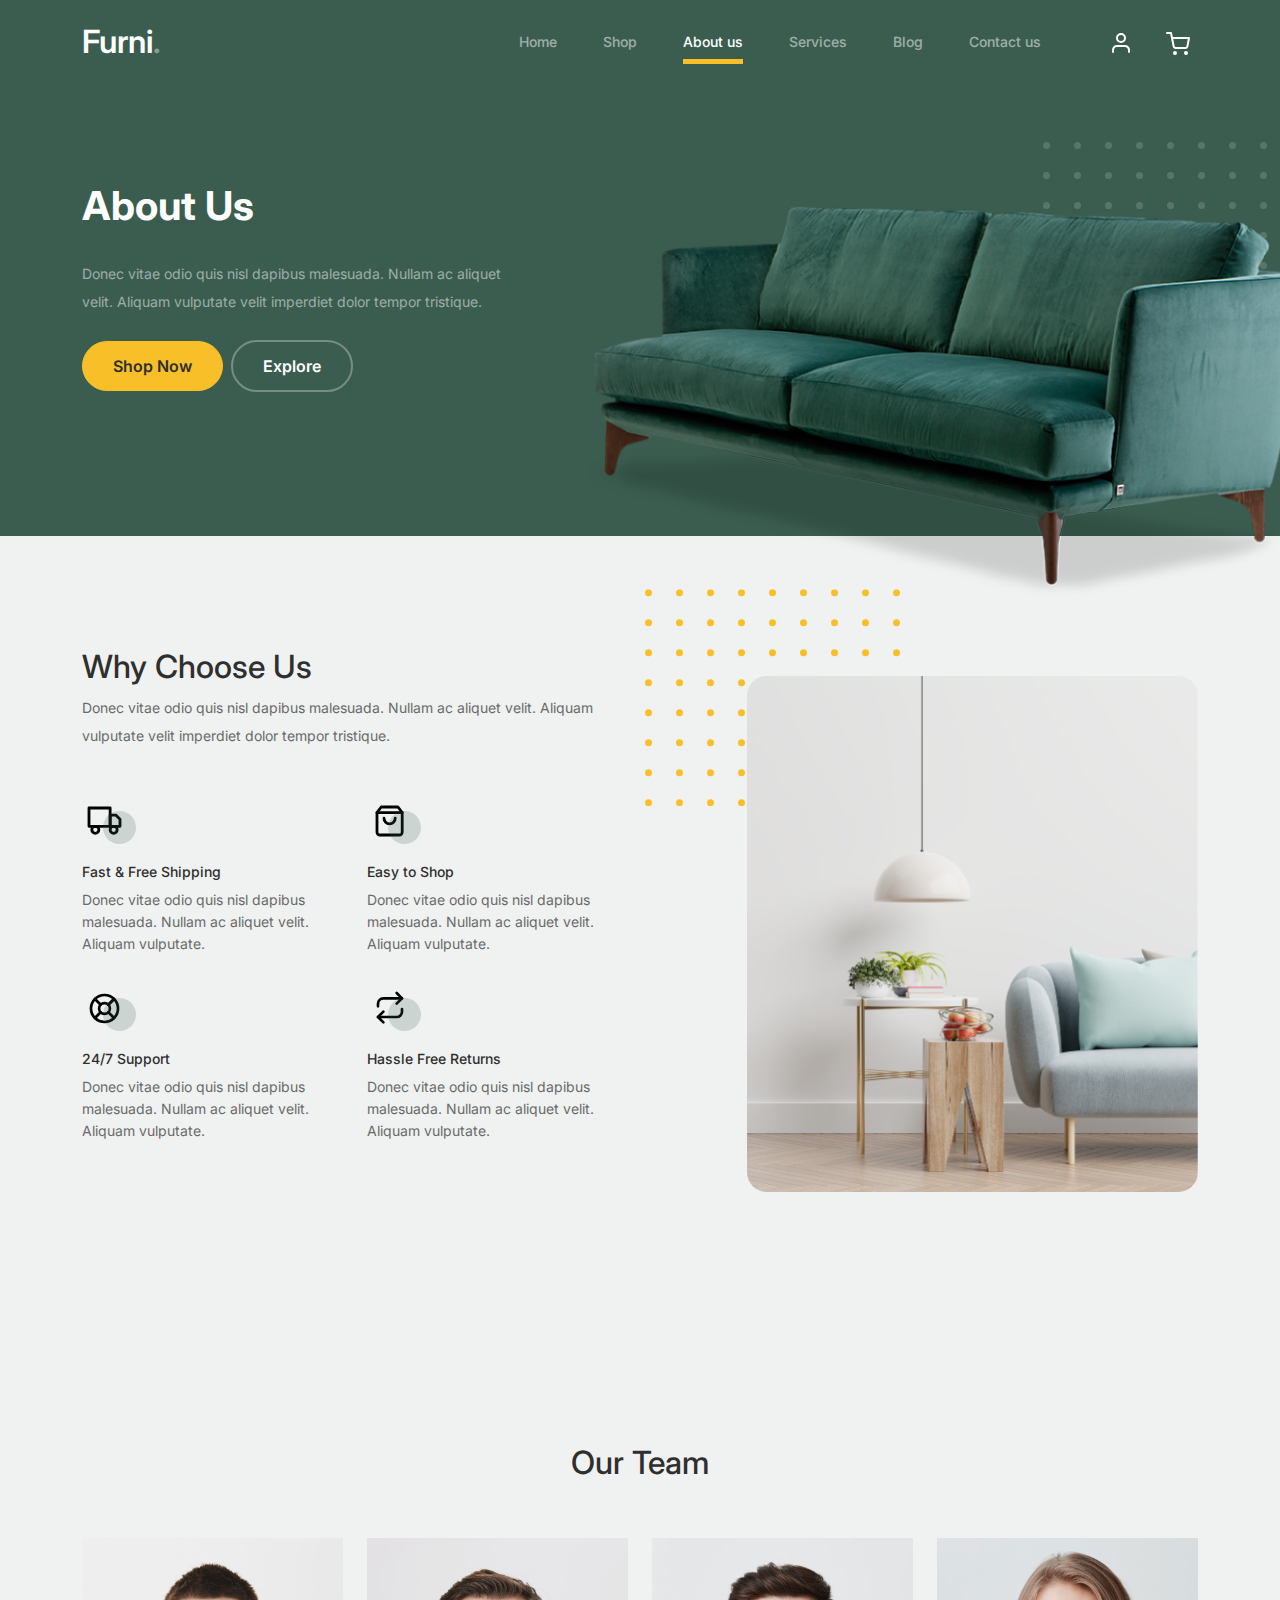
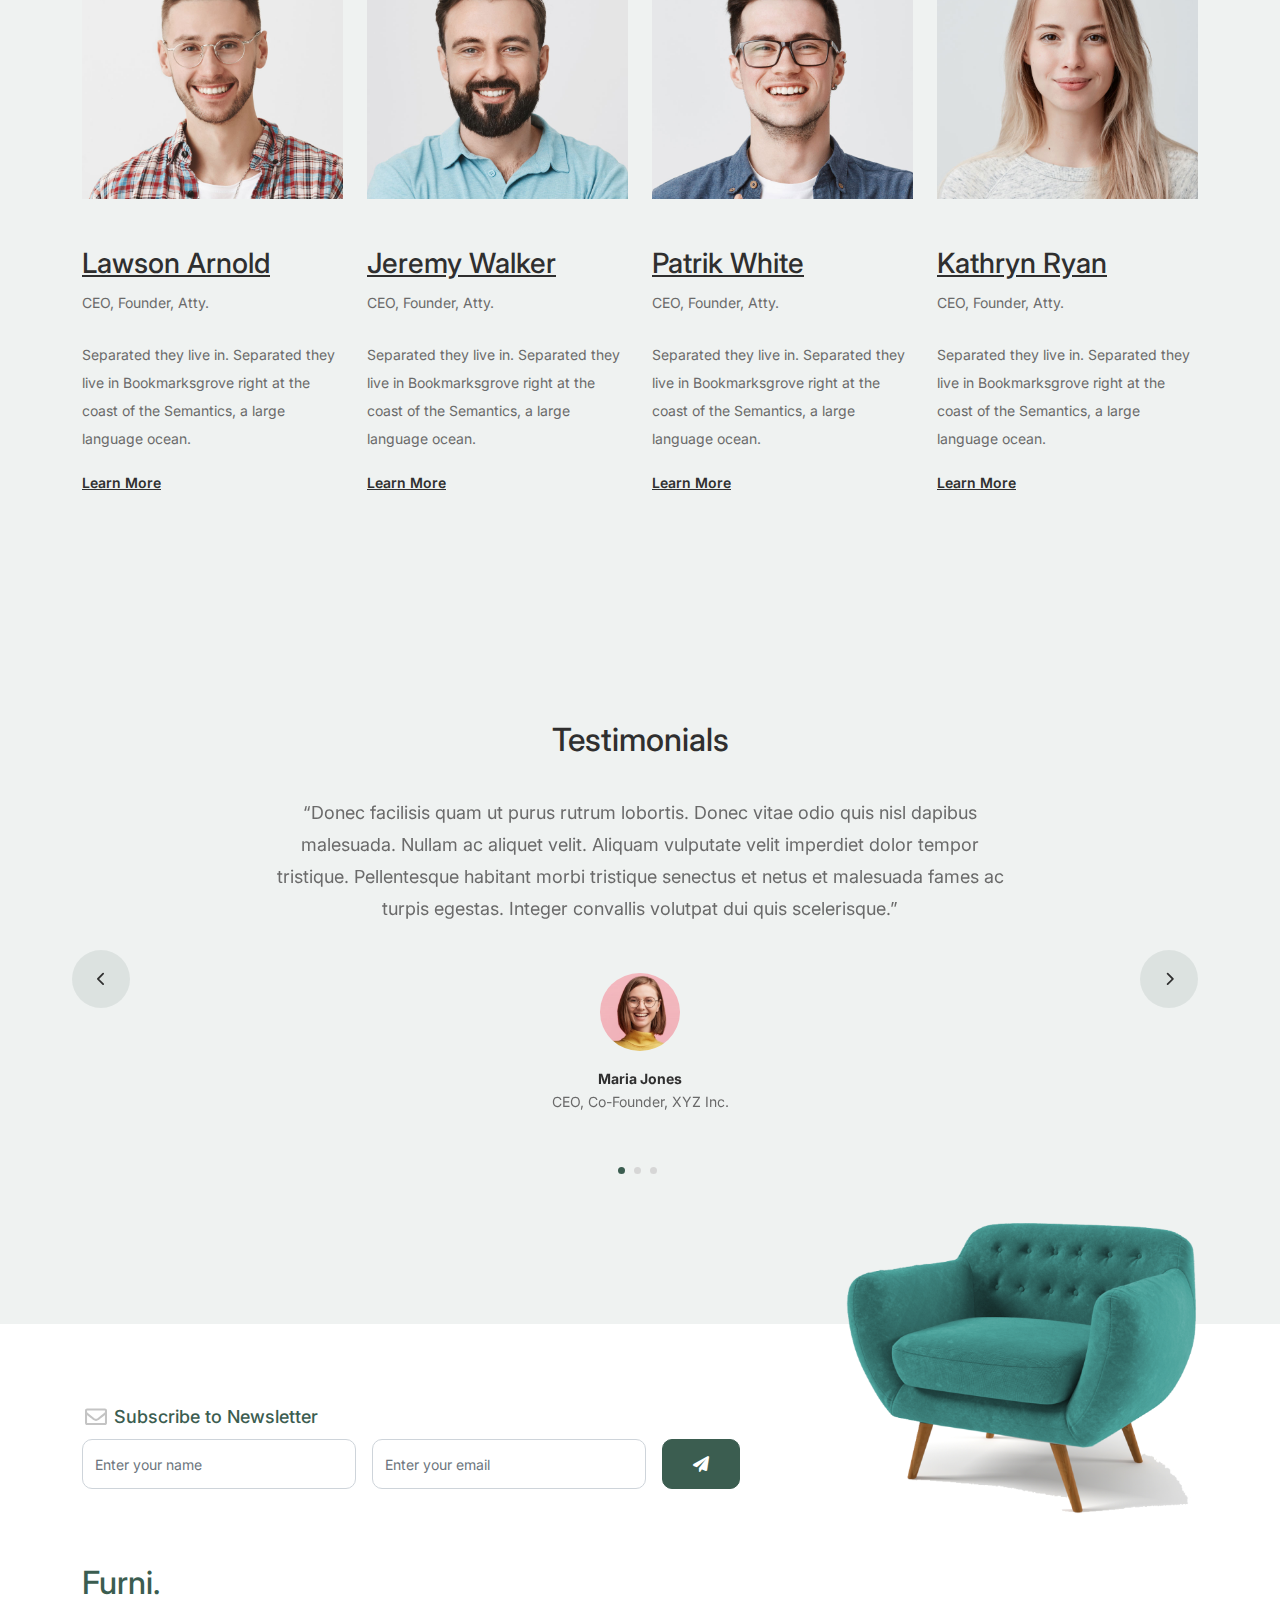
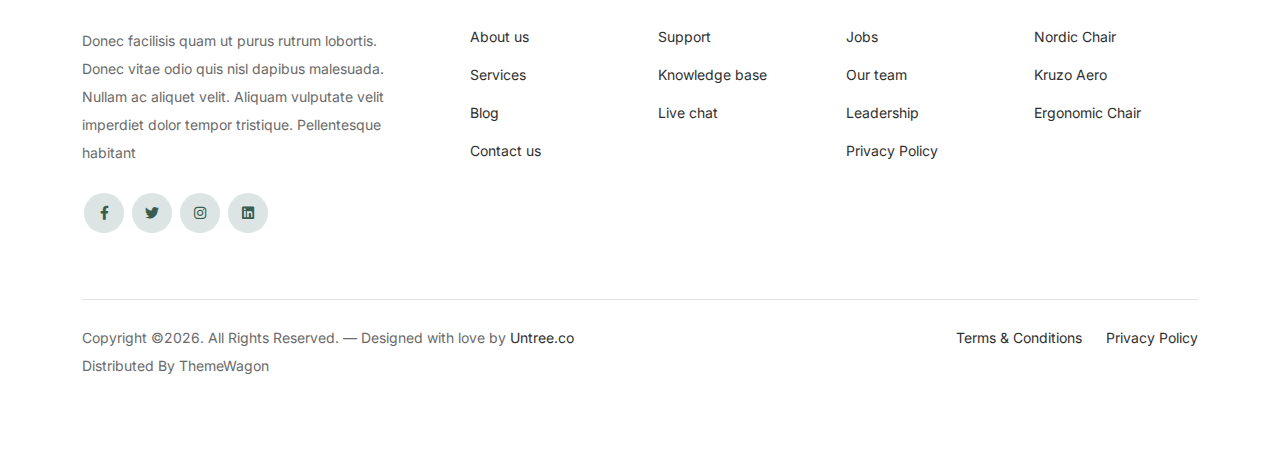
<file: nhóm_74/furni-1.0.0/about.html>
<!-- /*
* Bootstrap 5
* Template Name: Furni
* Template Author: Untree.co
* Template URI: https://untree.co/
* License: https://creativecommons.org/licenses/by/3.0/
*/ -->
<!doctype html>
<html lang="en">
<head>
  <meta charset="utf-8">
  <meta name="viewport" content="width=device-width, initial-scale=1, shrink-to-fit=no">
  <meta name="author" content="Untree.co">
  <link rel="shortcut icon" href="favicon.png">

  <meta name="description" content="" />
  <meta name="keywords" content="bootstrap, bootstrap4" />

		<!-- Bootstrap CSS -->
		<link href="css/bootstrap.min.css" rel="stylesheet">
		<link href="https://cdnjs.cloudflare.com/ajax/libs/font-awesome/6.0.0-beta3/css/all.min.css" rel="stylesheet">
		<link href="css/tiny-slider.css" rel="stylesheet">
		<link href="css/style.css" rel="stylesheet">
		<title>Furni Free Bootstrap 5 Template for Furniture and Interior Design Websites by Untree.co </title>
	</head>

	<body>

		<!-- Start Header/Navigation -->
		<nav class="custom-navbar navbar navbar navbar-expand-md navbar-dark bg-dark" arial-label="Furni navigation bar">

			<div class="container">
				<a class="navbar-brand" href="index.html">Furni<span>.</span></a>

				<button class="navbar-toggler" type="button" data-bs-toggle="collapse" data-bs-target="#navbarsFurni" aria-controls="navbarsFurni" aria-expanded="false" aria-label="Toggle navigation">
					<span class="navbar-toggler-icon"></span>
				</button>

				<div class="collapse navbar-collapse" id="navbarsFurni">
					<ul class="custom-navbar-nav navbar-nav ms-auto mb-2 mb-md-0">
						<li class="nav-item ">
							<a class="nav-link" href="index.html">Home</a>
						</li>
						<li><a class="nav-link" href="shop.html">Shop</a></li>
						<li class="active"><a class="nav-link" href="about.html">About us</a></li>
						<li><a class="nav-link" href="services.html">Services</a></li>
						<li><a class="nav-link" href="blog.html">Blog</a></li>
						<li><a class="nav-link" href="contact.html">Contact us</a></li>
					</ul>

					<ul class="custom-navbar-cta navbar-nav mb-2 mb-md-0 ms-5">
						<li><a class="nav-link" href="#"><img src="images/user.svg"></a></li>
						<li><a class="nav-link" href="cart.html"><img src="images/cart.svg"></a></li>
					</ul>
				</div>
			</div>
				
		</nav>
		<!-- End Header/Navigation -->

		<!-- Start Hero Section -->
			<div class="hero">
				<div class="container">
					<div class="row justify-content-between">
						<div class="col-lg-5">
							<div class="intro-excerpt">
								<h1>About Us</h1>
								<p class="mb-4">Donec vitae odio quis nisl dapibus malesuada. Nullam ac aliquet velit. Aliquam vulputate velit imperdiet dolor tempor tristique.</p>
								<p><a href="" class="btn btn-secondary me-2">Shop Now</a><a href="#" class="btn btn-white-outline">Explore</a></p>
							</div>
						</div>
						<div class="col-lg-7">
							<div class="hero-img-wrap">
								<img src="images/couch.png" class="img-fluid">
							</div>
						</div>
					</div>
				</div>
			</div>
		<!-- End Hero Section -->

		

		<!-- Start Why Choose Us Section -->
		<div class="why-choose-section">
			<div class="container">
				<div class="row justify-content-between align-items-center">
					<div class="col-lg-6">
						<h2 class="section-title">Why Choose Us</h2>
						<p>Donec vitae odio quis nisl dapibus malesuada. Nullam ac aliquet velit. Aliquam vulputate velit imperdiet dolor tempor tristique.</p>

						<div class="row my-5">
							<div class="col-6 col-md-6">
								<div class="feature">
									<div class="icon">
										<img src="images/truck.svg" alt="Image" class="imf-fluid">
									</div>
									<h3>Fast &amp; Free Shipping</h3>
									<p>Donec vitae odio quis nisl dapibus malesuada. Nullam ac aliquet velit. Aliquam vulputate.</p>
								</div>
							</div>

							<div class="col-6 col-md-6">
								<div class="feature">
									<div class="icon">
										<img src="images/bag.svg" alt="Image" class="imf-fluid">
									</div>
									<h3>Easy to Shop</h3>
									<p>Donec vitae odio quis nisl dapibus malesuada. Nullam ac aliquet velit. Aliquam vulputate.</p>
								</div>
							</div>

							<div class="col-6 col-md-6">
								<div class="feature">
									<div class="icon">
										<img src="images/support.svg" alt="Image" class="imf-fluid">
									</div>
									<h3>24/7 Support</h3>
									<p>Donec vitae odio quis nisl dapibus malesuada. Nullam ac aliquet velit. Aliquam vulputate.</p>
								</div>
							</div>

							<div class="col-6 col-md-6">
								<div class="feature">
									<div class="icon">
										<img src="images/return.svg" alt="Image" class="imf-fluid">
									</div>
									<h3>Hassle Free Returns</h3>
									<p>Donec vitae odio quis nisl dapibus malesuada. Nullam ac aliquet velit. Aliquam vulputate.</p>
								</div>
							</div>

						</div>
					</div>

					<div class="col-lg-5">
						<div class="img-wrap">
							<img src="images/why-choose-us-img.jpg" alt="Image" class="img-fluid">
						</div>
					</div>

				</div>
			</div>
		</div>
		<!-- End Why Choose Us Section -->

		<!-- Start Team Section -->
		<div class="untree_co-section">
			<div class="container">

				<div class="row mb-5">
					<div class="col-lg-5 mx-auto text-center">
						<h2 class="section-title">Our Team</h2>
					</div>
				</div>

				<div class="row">

					<!-- Start Column 1 -->
					<div class="col-12 col-md-6 col-lg-3 mb-5 mb-md-0">
						<img src="images/person_1.jpg" class="img-fluid mb-5">
						<h3 clas><a href="#"><span class="">Lawson</span> Arnold</a></h3>
            <span class="d-block position mb-4">CEO, Founder, Atty.</span>
            <p>Separated they live in.
            Separated they live in Bookmarksgrove right at the coast of the Semantics, a large language ocean.</p>
            <p class="mb-0"><a href="#" class="more dark">Learn More <span class="icon-arrow_forward"></span></a></p>
					</div> 
					<!-- End Column 1 -->

					<!-- Start Column 2 -->
					<div class="col-12 col-md-6 col-lg-3 mb-5 mb-md-0">
						<img src="images/person_2.jpg" class="img-fluid mb-5">

						<h3 clas><a href="#"><span class="">Jeremy</span> Walker</a></h3>
            <span class="d-block position mb-4">CEO, Founder, Atty.</span>
            <p>Separated they live in.
            Separated they live in Bookmarksgrove right at the coast of the Semantics, a large language ocean.</p>
            <p class="mb-0"><a href="#" class="more dark">Learn More <span class="icon-arrow_forward"></span></a></p>

					</div> 
					<!-- End Column 2 -->

					<!-- Start Column 3 -->
					<div class="col-12 col-md-6 col-lg-3 mb-5 mb-md-0">
						<img src="images/person_3.jpg" class="img-fluid mb-5">
						<h3 clas><a href="#"><span class="">Patrik</span> White</a></h3>
            <span class="d-block position mb-4">CEO, Founder, Atty.</span>
            <p>Separated they live in.
            Separated they live in Bookmarksgrove right at the coast of the Semantics, a large language ocean.</p>
            <p class="mb-0"><a href="#" class="more dark">Learn More <span class="icon-arrow_forward"></span></a></p>
					</div> 
					<!-- End Column 3 -->

					<!-- Start Column 4 -->
					<div class="col-12 col-md-6 col-lg-3 mb-5 mb-md-0">
						<img src="images/person_4.jpg" class="img-fluid mb-5">

						<h3 clas><a href="#"><span class="">Kathryn</span> Ryan</a></h3>
            <span class="d-block position mb-4">CEO, Founder, Atty.</span>
            <p>Separated they live in.
            Separated they live in Bookmarksgrove right at the coast of the Semantics, a large language ocean.</p>
            <p class="mb-0"><a href="#" class="more dark">Learn More <span class="icon-arrow_forward"></span></a></p>

          
					</div> 
					<!-- End Column 4 -->

					

				</div>
			</div>
		</div>
		<!-- End Team Section -->

		

		<!-- Start Testimonial Slider -->
		<div class="testimonial-section before-footer-section">
			<div class="container">
				<div class="row">
					<div class="col-lg-7 mx-auto text-center">
						<h2 class="section-title">Testimonials</h2>
					</div>
				</div>

				<div class="row justify-content-center">
					<div class="col-lg-12">
						<div class="testimonial-slider-wrap text-center">

							<div id="testimonial-nav">
								<span class="prev" data-controls="prev"><span class="fa fa-chevron-left"></span></span>
								<span class="next" data-controls="next"><span class="fa fa-chevron-right"></span></span>
							</div>

							<div class="testimonial-slider">
								
								<div class="item">
									<div class="row justify-content-center">
										<div class="col-lg-8 mx-auto">

											<div class="testimonial-block text-center">
												<blockquote class="mb-5">
													<p>&ldquo;Donec facilisis quam ut purus rutrum lobortis. Donec vitae odio quis nisl dapibus malesuada. Nullam ac aliquet velit. Aliquam vulputate velit imperdiet dolor tempor tristique. Pellentesque habitant morbi tristique senectus et netus et malesuada fames ac turpis egestas. Integer convallis volutpat dui quis scelerisque.&rdquo;</p>
												</blockquote>

												<div class="author-info">
													<div class="author-pic">
														<img src="images/person-1.png" alt="Maria Jones" class="img-fluid">
													</div>
													<h3 class="font-weight-bold">Maria Jones</h3>
													<span class="position d-block mb-3">CEO, Co-Founder, XYZ Inc.</span>
												</div>
											</div>

										</div>
									</div>
								</div> 
								<!-- END item -->

								<div class="item">
									<div class="row justify-content-center">
										<div class="col-lg-8 mx-auto">

											<div class="testimonial-block text-center">
												<blockquote class="mb-5">
													<p>&ldquo;Donec facilisis quam ut purus rutrum lobortis. Donec vitae odio quis nisl dapibus malesuada. Nullam ac aliquet velit. Aliquam vulputate velit imperdiet dolor tempor tristique. Pellentesque habitant morbi tristique senectus et netus et malesuada fames ac turpis egestas. Integer convallis volutpat dui quis scelerisque.&rdquo;</p>
												</blockquote>

												<div class="author-info">
													<div class="author-pic">
														<img src="images/person-1.png" alt="Maria Jones" class="img-fluid">
													</div>
													<h3 class="font-weight-bold">Maria Jones</h3>
													<span class="position d-block mb-3">CEO, Co-Founder, XYZ Inc.</span>
												</div>
											</div>

										</div>
									</div>
								</div> 
								<!-- END item -->

								<div class="item">
									<div class="row justify-content-center">
										<div class="col-lg-8 mx-auto">

											<div class="testimonial-block text-center">
												<blockquote class="mb-5">
													<p>&ldquo;Donec facilisis quam ut purus rutrum lobortis. Donec vitae odio quis nisl dapibus malesuada. Nullam ac aliquet velit. Aliquam vulputate velit imperdiet dolor tempor tristique. Pellentesque habitant morbi tristique senectus et netus et malesuada fames ac turpis egestas. Integer convallis volutpat dui quis scelerisque.&rdquo;</p>
												</blockquote>

												<div class="author-info">
													<div class="author-pic">
														<img src="images/person-1.png" alt="Maria Jones" class="img-fluid">
													</div>
													<h3 class="font-weight-bold">Maria Jones</h3>
													<span class="position d-block mb-3">CEO, Co-Founder, XYZ Inc.</span>
												</div>
											</div>

										</div>
									</div>
								</div> 
								<!-- END item -->

							</div>

						</div>
					</div>
				</div>
			</div>
		</div>
		<!-- End Testimonial Slider -->

		

		<!-- Start Footer Section -->
		<footer class="footer-section">
			<div class="container relative">

				<div class="sofa-img">
					<img src="images/sofa.png" alt="Image" class="img-fluid">
				</div>

				<div class="row">
					<div class="col-lg-8">
						<div class="subscription-form">
							<h3 class="d-flex align-items-center"><span class="me-1"><img src="images/envelope-outline.svg" alt="Image" class="img-fluid"></span><span>Subscribe to Newsletter</span></h3>

							<form action="#" class="row g-3">
								<div class="col-auto">
									<input type="text" class="form-control" placeholder="Enter your name">
								</div>
								<div class="col-auto">
									<input type="email" class="form-control" placeholder="Enter your email">
								</div>
								<div class="col-auto">
									<button class="btn btn-primary">
										<span class="fa fa-paper-plane"></span>
									</button>
								</div>
							</form>

						</div>
					</div>
				</div>

				<div class="row g-5 mb-5">
					<div class="col-lg-4">
						<div class="mb-4 footer-logo-wrap"><a href="#" class="footer-logo">Furni<span>.</span></a></div>
						<p class="mb-4">Donec facilisis quam ut purus rutrum lobortis. Donec vitae odio quis nisl dapibus malesuada. Nullam ac aliquet velit. Aliquam vulputate velit imperdiet dolor tempor tristique. Pellentesque habitant</p>

						<ul class="list-unstyled custom-social">
							<li><a href="#"><span class="fa fa-brands fa-facebook-f"></span></a></li>
							<li><a href="#"><span class="fa fa-brands fa-twitter"></span></a></li>
							<li><a href="#"><span class="fa fa-brands fa-instagram"></span></a></li>
							<li><a href="#"><span class="fa fa-brands fa-linkedin"></span></a></li>
						</ul>
					</div>

					<div class="col-lg-8">
						<div class="row links-wrap">
							<div class="col-6 col-sm-6 col-md-3">
								<ul class="list-unstyled">
									<li><a href="#">About us</a></li>
									<li><a href="#">Services</a></li>
									<li><a href="#">Blog</a></li>
									<li><a href="#">Contact us</a></li>
								</ul>
							</div>

							<div class="col-6 col-sm-6 col-md-3">
								<ul class="list-unstyled">
									<li><a href="#">Support</a></li>
									<li><a href="#">Knowledge base</a></li>
									<li><a href="#">Live chat</a></li>
								</ul>
							</div>

							<div class="col-6 col-sm-6 col-md-3">
								<ul class="list-unstyled">
									<li><a href="#">Jobs</a></li>
									<li><a href="#">Our team</a></li>
									<li><a href="#">Leadership</a></li>
									<li><a href="#">Privacy Policy</a></li>
								</ul>
							</div>

							<div class="col-6 col-sm-6 col-md-3">
								<ul class="list-unstyled">
									<li><a href="#">Nordic Chair</a></li>
									<li><a href="#">Kruzo Aero</a></li>
									<li><a href="#">Ergonomic Chair</a></li>
								</ul>
							</div>
						</div>
					</div>

				</div>

				<div class="border-top copyright">
					<div class="row pt-4">
						<div class="col-lg-6">
							<p class="mb-2 text-center text-lg-start">Copyright &copy;<script>document.write(new Date().getFullYear());</script>. All Rights Reserved. &mdash; Designed with love by <a href="https://untree.co">Untree.co</a> Distributed By <a hreff="https://themewagon.com">ThemeWagon</a>  <!-- License information: https://untree.co/license/ -->
            </p>
						</div>

						<div class="col-lg-6 text-center text-lg-end">
							<ul class="list-unstyled d-inline-flex ms-auto">
								<li class="me-4"><a href="#">Terms &amp; Conditions</a></li>
								<li><a href="#">Privacy Policy</a></li>
							</ul>
						</div>

					</div>
				</div>

			</div>
		</footer>
		<!-- End Footer Section -->	


		<script src="js/bootstrap.bundle.min.js"></script>
		<script src="js/tiny-slider.js"></script>
		<script src="js/custom.js"></script>
	</body>

</html>
</file>
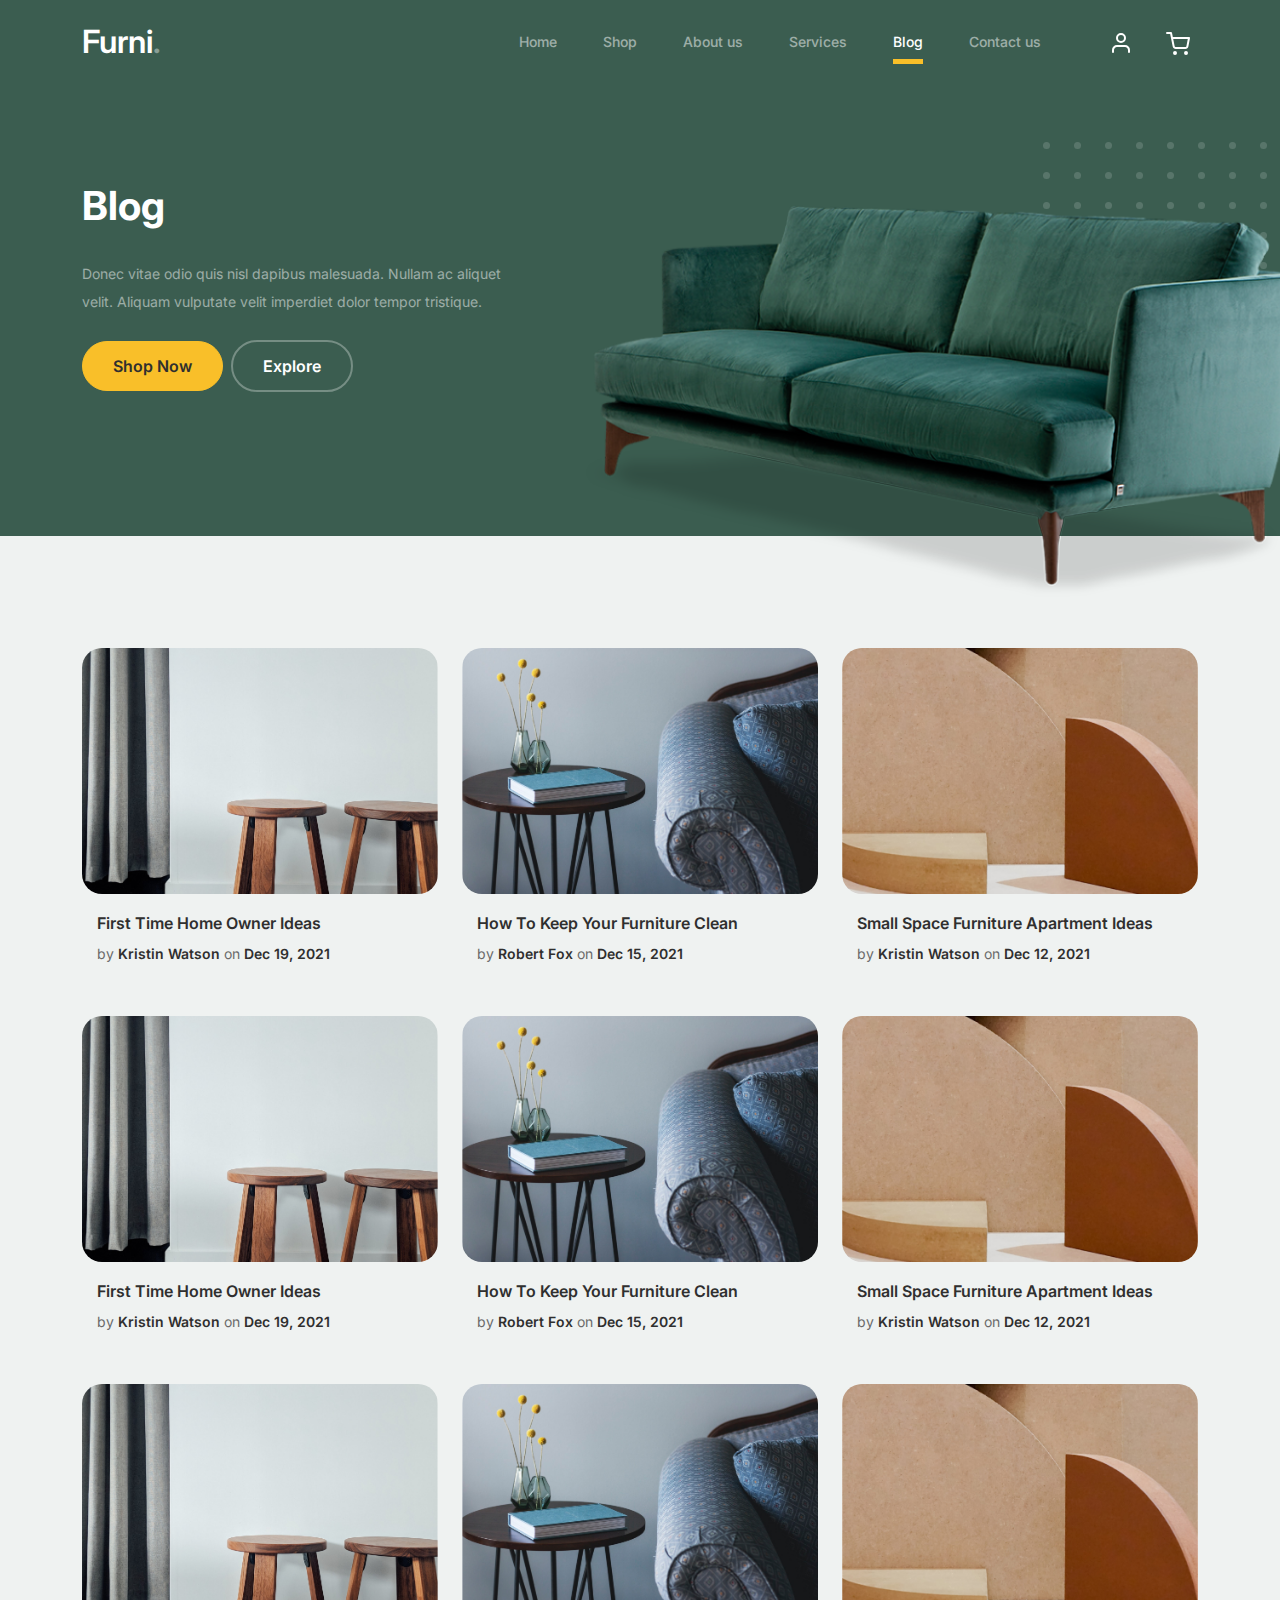
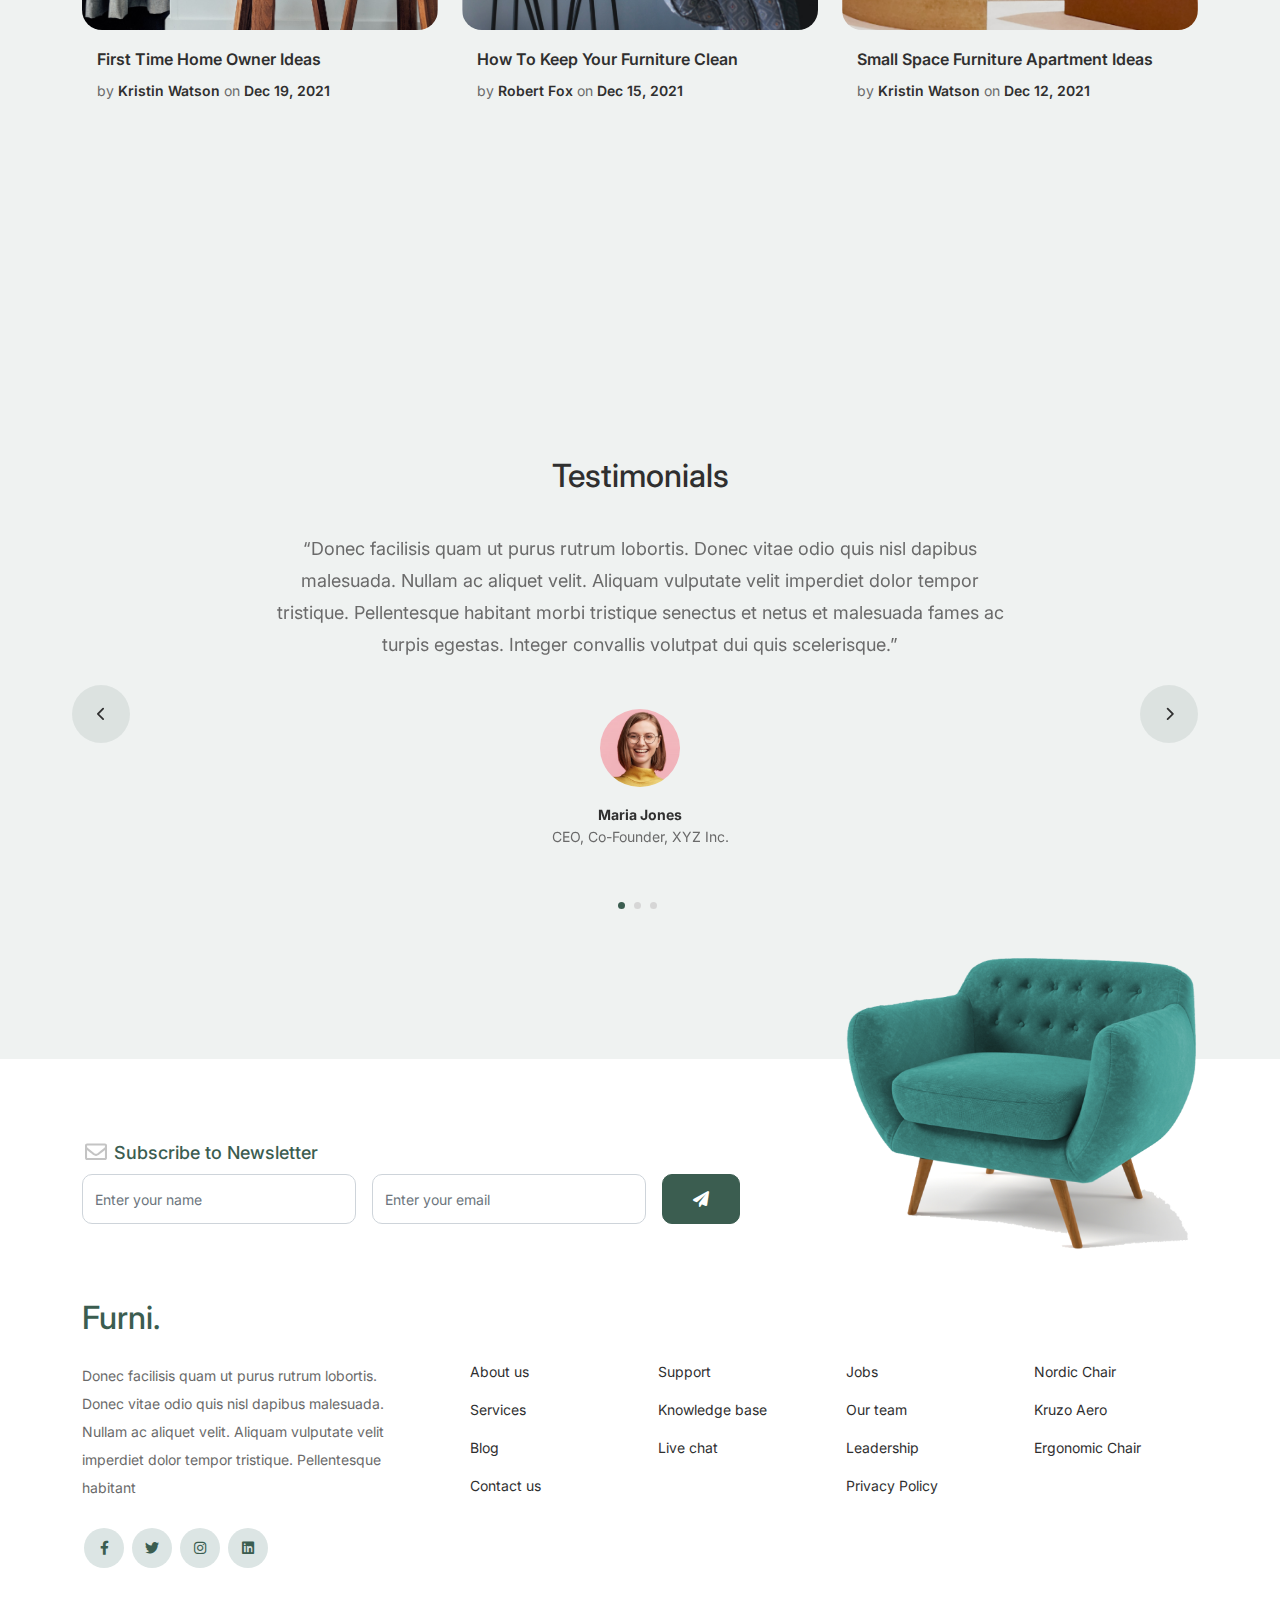
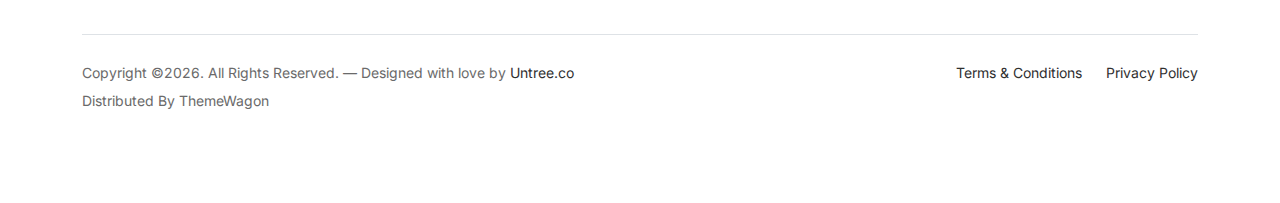
<file: nhóm_74/furni-1.0.0/blog.html>
<!-- /*
* Bootstrap 5
* Template Name: Furni
* Template Author: Untree.co
* Template URI: https://untree.co/
* License: https://creativecommons.org/licenses/by/3.0/
*/ -->
<!doctype html>
<html lang="en">
<head>
  <meta charset="utf-8">
  <meta name="viewport" content="width=device-width, initial-scale=1, shrink-to-fit=no">
  <meta name="author" content="Untree.co">
  <link rel="shortcut icon" href="favicon.png">

  <meta name="description" content="" />
  <meta name="keywords" content="bootstrap, bootstrap4" />

		<!-- Bootstrap CSS -->
		<link href="css/bootstrap.min.css" rel="stylesheet">
		<link href="https://cdnjs.cloudflare.com/ajax/libs/font-awesome/6.0.0-beta3/css/all.min.css" rel="stylesheet">
		<link href="css/tiny-slider.css" rel="stylesheet">
		<link href="css/style.css" rel="stylesheet">
		<title>Furni Free Bootstrap 5 Template for Furniture and Interior Design Websites by Untree.co </title>
	</head>

	<body>

		<!-- Start Header/Navigation -->
		<nav class="custom-navbar navbar navbar navbar-expand-md navbar-dark bg-dark" arial-label="Furni navigation bar">

			<div class="container">
				<a class="navbar-brand" href="index.html">Furni<span>.</span></a>

				<button class="navbar-toggler" type="button" data-bs-toggle="collapse" data-bs-target="#navbarsFurni" aria-controls="navbarsFurni" aria-expanded="false" aria-label="Toggle navigation">
					<span class="navbar-toggler-icon"></span>
				</button>

				<div class="collapse navbar-collapse" id="navbarsFurni">
					<ul class="custom-navbar-nav navbar-nav ms-auto mb-2 mb-md-0">
						<li class="nav-item">
							<a class="nav-link" href="index.html">Home</a>
						</li>
						<li><a class="nav-link" href="shop.html">Shop</a></li>
						<li><a class="nav-link" href="about.html">About us</a></li>
						<li><a class="nav-link" href="services.html">Services</a></li>
						<li class="active"><a class="nav-link" href="blog.html">Blog</a></li>
						<li><a class="nav-link" href="contact.html">Contact us</a></li>
					</ul>

					<ul class="custom-navbar-cta navbar-nav mb-2 mb-md-0 ms-5">
						<li><a class="nav-link" href="#"><img src="images/user.svg"></a></li>
						<li><a class="nav-link" href="cart.html"><img src="images/cart.svg"></a></li>
					</ul>
				</div>
			</div>
				
		</nav>
		<!-- End Header/Navigation -->

		<!-- Start Hero Section -->
			<div class="hero">
				<div class="container">
					<div class="row justify-content-between">
						<div class="col-lg-5">
							<div class="intro-excerpt">
								<h1>Blog</h1>
								<p class="mb-4">Donec vitae odio quis nisl dapibus malesuada. Nullam ac aliquet velit. Aliquam vulputate velit imperdiet dolor tempor tristique.</p>
								<p><a href="" class="btn btn-secondary me-2">Shop Now</a><a href="#" class="btn btn-white-outline">Explore</a></p>
							</div>
						</div>
						<div class="col-lg-7">
							<div class="hero-img-wrap">
								<img src="images/couch.png" class="img-fluid">
							</div>
						</div>
					</div>
				</div>
			</div>
		<!-- End Hero Section -->

		

		<!-- Start Blog Section -->
		<div class="blog-section">
			<div class="container">
				
				<div class="row">

					<div class="col-12 col-sm-6 col-md-4 mb-5">
						<div class="post-entry">
							<a href="#" class="post-thumbnail"><img src="images/post-1.jpg" alt="Image" class="img-fluid"></a>
							<div class="post-content-entry">
								<h3><a href="#">First Time Home Owner Ideas</a></h3>
								<div class="meta">
									<span>by <a href="#">Kristin Watson</a></span> <span>on <a href="#">Dec 19, 2021</a></span>
								</div>
							</div>
						</div>
					</div>

					<div class="col-12 col-sm-6 col-md-4 mb-5">
						<div class="post-entry">
							<a href="#" class="post-thumbnail"><img src="images/post-2.jpg" alt="Image" class="img-fluid"></a>
							<div class="post-content-entry">
								<h3><a href="#">How To Keep Your Furniture Clean</a></h3>
								<div class="meta">
									<span>by <a href="#">Robert Fox</a></span> <span>on <a href="#">Dec 15, 2021</a></span>
								</div>
							</div>
						</div>
					</div>

					<div class="col-12 col-sm-6 col-md-4 mb-5">
						<div class="post-entry">
							<a href="#" class="post-thumbnail"><img src="images/post-3.jpg" alt="Image" class="img-fluid"></a>
							<div class="post-content-entry">
								<h3><a href="#">Small Space Furniture Apartment Ideas</a></h3>
								<div class="meta">
									<span>by <a href="#">Kristin Watson</a></span> <span>on <a href="#">Dec 12, 2021</a></span>
								</div>
							</div>
						</div>
					</div>

					<div class="col-12 col-sm-6 col-md-4 mb-5">
						<div class="post-entry">
							<a href="#" class="post-thumbnail"><img src="images/post-1.jpg" alt="Image" class="img-fluid"></a>
							<div class="post-content-entry">
								<h3><a href="#">First Time Home Owner Ideas</a></h3>
								<div class="meta">
									<span>by <a href="#">Kristin Watson</a></span> <span>on <a href="#">Dec 19, 2021</a></span>
								</div>
							</div>
						</div>
					</div>

					<div class="col-12 col-sm-6 col-md-4 mb-5">
						<div class="post-entry">
							<a href="#" class="post-thumbnail"><img src="images/post-2.jpg" alt="Image" class="img-fluid"></a>
							<div class="post-content-entry">
								<h3><a href="#">How To Keep Your Furniture Clean</a></h3>
								<div class="meta">
									<span>by <a href="#">Robert Fox</a></span> <span>on <a href="#">Dec 15, 2021</a></span>
								</div>
							</div>
						</div>
					</div>

					<div class="col-12 col-sm-6 col-md-4 mb-5">
						<div class="post-entry">
							<a href="#" class="post-thumbnail"><img src="images/post-3.jpg" alt="Image" class="img-fluid"></a>
							<div class="post-content-entry">
								<h3><a href="#">Small Space Furniture Apartment Ideas</a></h3>
								<div class="meta">
									<span>by <a href="#">Kristin Watson</a></span> <span>on <a href="#">Dec 12, 2021</a></span>
								</div>
							</div>
						</div>
					</div>

					<div class="col-12 col-sm-6 col-md-4 mb-5">
						<div class="post-entry">
							<a href="#" class="post-thumbnail"><img src="images/post-1.jpg" alt="Image" class="img-fluid"></a>
							<div class="post-content-entry">
								<h3><a href="#">First Time Home Owner Ideas</a></h3>
								<div class="meta">
									<span>by <a href="#">Kristin Watson</a></span> <span>on <a href="#">Dec 19, 2021</a></span>
								</div>
							</div>
						</div>
					</div>

					<div class="col-12 col-sm-6 col-md-4 mb-5">
						<div class="post-entry">
							<a href="#" class="post-thumbnail"><img src="images/post-2.jpg" alt="Image" class="img-fluid"></a>
							<div class="post-content-entry">
								<h3><a href="#">How To Keep Your Furniture Clean</a></h3>
								<div class="meta">
									<span>by <a href="#">Robert Fox</a></span> <span>on <a href="#">Dec 15, 2021</a></span>
								</div>
							</div>
						</div>
					</div>

					<div class="col-12 col-sm-6 col-md-4 mb-5">
						<div class="post-entry">
							<a href="#" class="post-thumbnail"><img src="images/post-3.jpg" alt="Image" class="img-fluid"></a>
							<div class="post-content-entry">
								<h3><a href="#">Small Space Furniture Apartment Ideas</a></h3>
								<div class="meta">
									<span>by <a href="#">Kristin Watson</a></span> <span>on <a href="#">Dec 12, 2021</a></span>
								</div>
							</div>
						</div>
					</div>

				</div>
			</div>
		</div>
		<!-- End Blog Section -->	

		

		<!-- Start Testimonial Slider -->
		<div class="testimonial-section before-footer-section">
			<div class="container">
				<div class="row">
					<div class="col-lg-7 mx-auto text-center">
						<h2 class="section-title">Testimonials</h2>
					</div>
				</div>

				<div class="row justify-content-center">
					<div class="col-lg-12">
						<div class="testimonial-slider-wrap text-center">

							<div id="testimonial-nav">
								<span class="prev" data-controls="prev"><span class="fa fa-chevron-left"></span></span>
								<span class="next" data-controls="next"><span class="fa fa-chevron-right"></span></span>
							</div>

							<div class="testimonial-slider">
								
								<div class="item">
									<div class="row justify-content-center">
										<div class="col-lg-8 mx-auto">

											<div class="testimonial-block text-center">
												<blockquote class="mb-5">
													<p>&ldquo;Donec facilisis quam ut purus rutrum lobortis. Donec vitae odio quis nisl dapibus malesuada. Nullam ac aliquet velit. Aliquam vulputate velit imperdiet dolor tempor tristique. Pellentesque habitant morbi tristique senectus et netus et malesuada fames ac turpis egestas. Integer convallis volutpat dui quis scelerisque.&rdquo;</p>
												</blockquote>

												<div class="author-info">
													<div class="author-pic">
														<img src="images/person-1.png" alt="Maria Jones" class="img-fluid">
													</div>
													<h3 class="font-weight-bold">Maria Jones</h3>
													<span class="position d-block mb-3">CEO, Co-Founder, XYZ Inc.</span>
												</div>
											</div>

										</div>
									</div>
								</div> 
								<!-- END item -->

								<div class="item">
									<div class="row justify-content-center">
										<div class="col-lg-8 mx-auto">

											<div class="testimonial-block text-center">
												<blockquote class="mb-5">
													<p>&ldquo;Donec facilisis quam ut purus rutrum lobortis. Donec vitae odio quis nisl dapibus malesuada. Nullam ac aliquet velit. Aliquam vulputate velit imperdiet dolor tempor tristique. Pellentesque habitant morbi tristique senectus et netus et malesuada fames ac turpis egestas. Integer convallis volutpat dui quis scelerisque.&rdquo;</p>
												</blockquote>

												<div class="author-info">
													<div class="author-pic">
														<img src="images/person-1.png" alt="Maria Jones" class="img-fluid">
													</div>
													<h3 class="font-weight-bold">Maria Jones</h3>
													<span class="position d-block mb-3">CEO, Co-Founder, XYZ Inc.</span>
												</div>
											</div>

										</div>
									</div>
								</div> 
								<!-- END item -->

								<div class="item">
									<div class="row justify-content-center">
										<div class="col-lg-8 mx-auto">

											<div class="testimonial-block text-center">
												<blockquote class="mb-5">
													<p>&ldquo;Donec facilisis quam ut purus rutrum lobortis. Donec vitae odio quis nisl dapibus malesuada. Nullam ac aliquet velit. Aliquam vulputate velit imperdiet dolor tempor tristique. Pellentesque habitant morbi tristique senectus et netus et malesuada fames ac turpis egestas. Integer convallis volutpat dui quis scelerisque.&rdquo;</p>
												</blockquote>

												<div class="author-info">
													<div class="author-pic">
														<img src="images/person-1.png" alt="Maria Jones" class="img-fluid">
													</div>
													<h3 class="font-weight-bold">Maria Jones</h3>
													<span class="position d-block mb-3">CEO, Co-Founder, XYZ Inc.</span>
												</div>
											</div>

										</div>
									</div>
								</div> 
								<!-- END item -->

							</div>

						</div>
					</div>
				</div>
			</div>
		</div>
		<!-- End Testimonial Slider -->

		

		<!-- Start Footer Section -->
		<footer class="footer-section">
			<div class="container relative">

				<div class="sofa-img">
					<img src="images/sofa.png" alt="Image" class="img-fluid">
				</div>

				<div class="row">
					<div class="col-lg-8">
						<div class="subscription-form">
							<h3 class="d-flex align-items-center"><span class="me-1"><img src="images/envelope-outline.svg" alt="Image" class="img-fluid"></span><span>Subscribe to Newsletter</span></h3>

							<form action="#" class="row g-3">
								<div class="col-auto">
									<input type="text" class="form-control" placeholder="Enter your name">
								</div>
								<div class="col-auto">
									<input type="email" class="form-control" placeholder="Enter your email">
								</div>
								<div class="col-auto">
									<button class="btn btn-primary">
										<span class="fa fa-paper-plane"></span>
									</button>
								</div>
							</form>

						</div>
					</div>
				</div>

				<div class="row g-5 mb-5">
					<div class="col-lg-4">
						<div class="mb-4 footer-logo-wrap"><a href="#" class="footer-logo">Furni<span>.</span></a></div>
						<p class="mb-4">Donec facilisis quam ut purus rutrum lobortis. Donec vitae odio quis nisl dapibus malesuada. Nullam ac aliquet velit. Aliquam vulputate velit imperdiet dolor tempor tristique. Pellentesque habitant</p>

						<ul class="list-unstyled custom-social">
							<li><a href="#"><span class="fa fa-brands fa-facebook-f"></span></a></li>
							<li><a href="#"><span class="fa fa-brands fa-twitter"></span></a></li>
							<li><a href="#"><span class="fa fa-brands fa-instagram"></span></a></li>
							<li><a href="#"><span class="fa fa-brands fa-linkedin"></span></a></li>
						</ul>
					</div>

					<div class="col-lg-8">
						<div class="row links-wrap">
							<div class="col-6 col-sm-6 col-md-3">
								<ul class="list-unstyled">
									<li><a href="#">About us</a></li>
									<li><a href="#">Services</a></li>
									<li><a href="#">Blog</a></li>
									<li><a href="#">Contact us</a></li>
								</ul>
							</div>

							<div class="col-6 col-sm-6 col-md-3">
								<ul class="list-unstyled">
									<li><a href="#">Support</a></li>
									<li><a href="#">Knowledge base</a></li>
									<li><a href="#">Live chat</a></li>
								</ul>
							</div>

							<div class="col-6 col-sm-6 col-md-3">
								<ul class="list-unstyled">
									<li><a href="#">Jobs</a></li>
									<li><a href="#">Our team</a></li>
									<li><a href="#">Leadership</a></li>
									<li><a href="#">Privacy Policy</a></li>
								</ul>
							</div>

							<div class="col-6 col-sm-6 col-md-3">
								<ul class="list-unstyled">
									<li><a href="#">Nordic Chair</a></li>
									<li><a href="#">Kruzo Aero</a></li>
									<li><a href="#">Ergonomic Chair</a></li>
								</ul>
							</div>
						</div>
					</div>

				</div>

				<div class="border-top copyright">
					<div class="row pt-4">
						<div class="col-lg-6">
							<p class="mb-2 text-center text-lg-start">Copyright &copy;<script>document.write(new Date().getFullYear());</script>. All Rights Reserved. &mdash; Designed with love by <a href="https://untree.co">Untree.co</a> Distributed By <a hreff="https://themewagon.com">ThemeWagon</a>  <!-- License information: https://untree.co/license/ -->
            </p>
						</div>

						<div class="col-lg-6 text-center text-lg-end">
							<ul class="list-unstyled d-inline-flex ms-auto">
								<li class="me-4"><a href="#">Terms &amp; Conditions</a></li>
								<li><a href="#">Privacy Policy</a></li>
							</ul>
						</div>

					</div>
				</div>

			</div>
		</footer>
		<!-- End Footer Section -->	


		<script src="js/bootstrap.bundle.min.js"></script>
		<script src="js/tiny-slider.js"></script>
		<script src="js/custom.js"></script>
	</body>

</html>
</file>
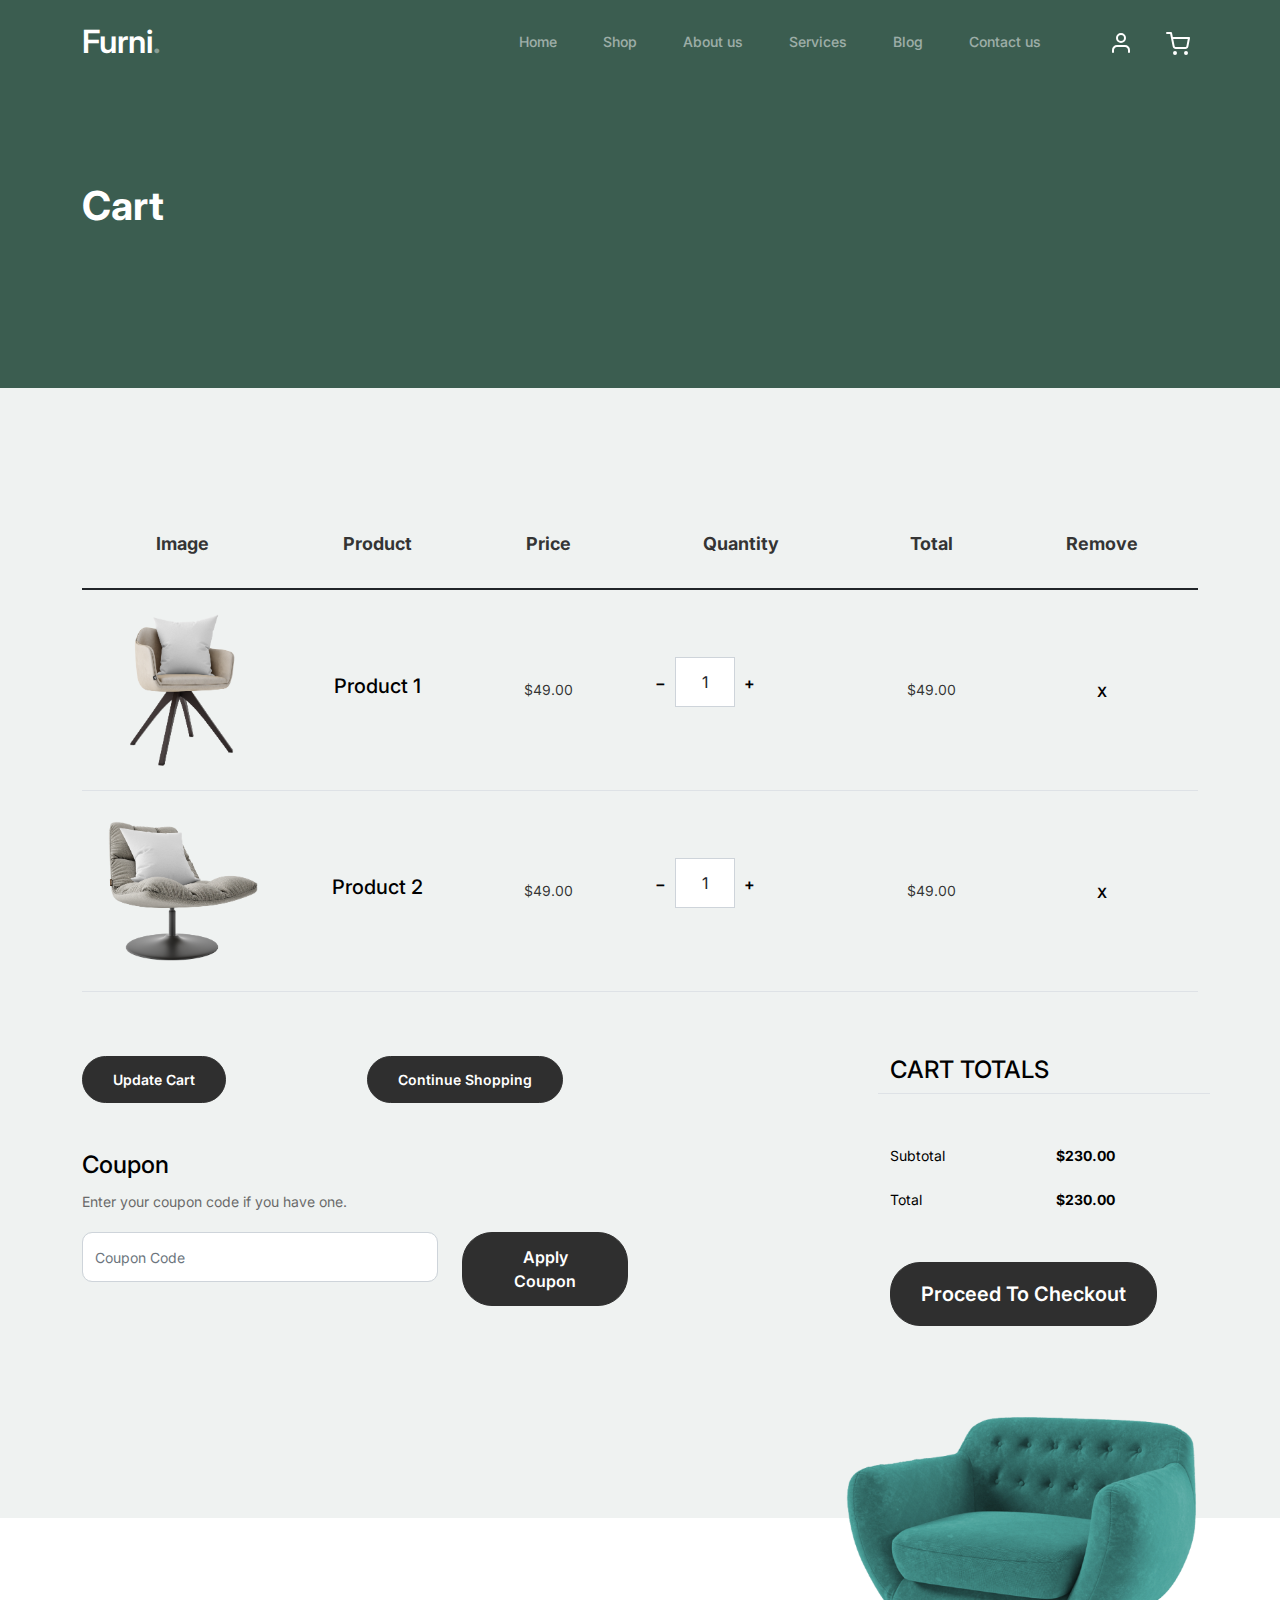
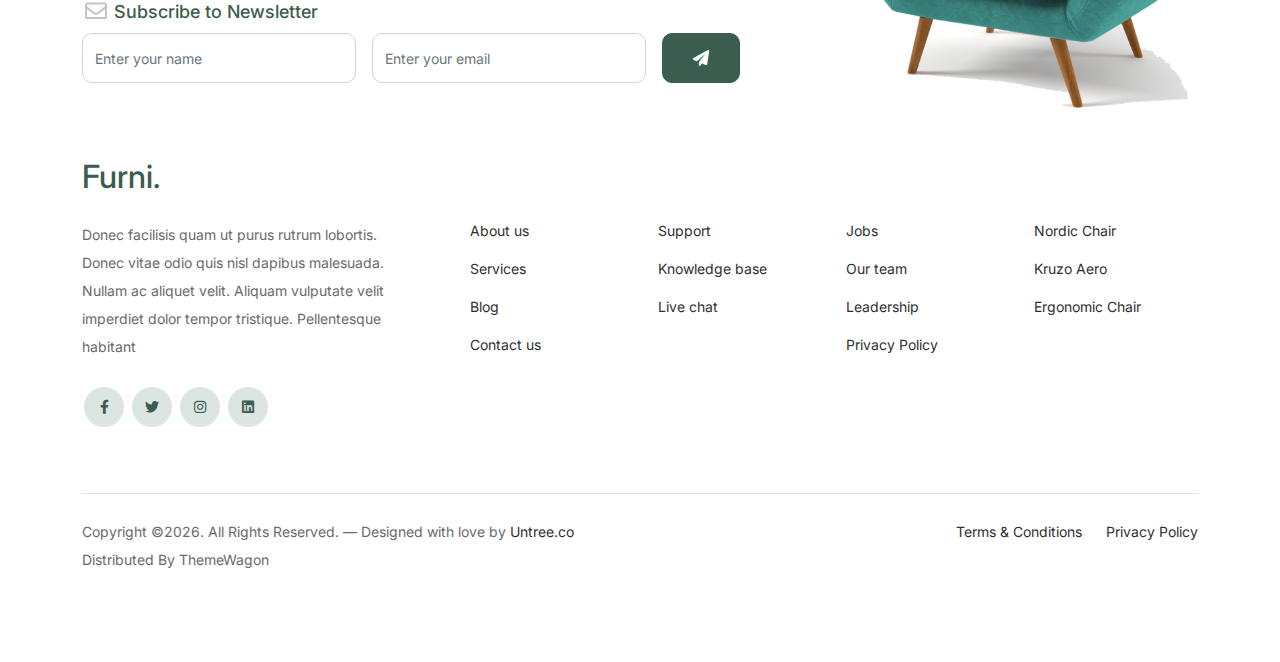
<file: nhóm_74/furni-1.0.0/cart.html>
<!-- /*
* Bootstrap 5
* Template Name: Furni
* Template Author: Untree.co
* Template URI: https://untree.co/
* License: https://creativecommons.org/licenses/by/3.0/
*/ -->
<!doctype html>
<html lang="en">
<head>
  <meta charset="utf-8">
  <meta name="viewport" content="width=device-width, initial-scale=1, shrink-to-fit=no">
  <meta name="author" content="Untree.co">
  <link rel="shortcut icon" href="favicon.png">

  <meta name="description" content="" />
  <meta name="keywords" content="bootstrap, bootstrap4" />

		<!-- Bootstrap CSS -->
		<link href="css/bootstrap.min.css" rel="stylesheet">
		<link href="https://cdnjs.cloudflare.com/ajax/libs/font-awesome/6.0.0-beta3/css/all.min.css" rel="stylesheet">
		<link href="css/tiny-slider.css" rel="stylesheet">
		<link href="css/style.css" rel="stylesheet">
		<title>Furni Free Bootstrap 5 Template for Furniture and Interior Design Websites by Untree.co </title>
	</head>

	<body>

		<!-- Start Header/Navigation -->
		<nav class="custom-navbar navbar navbar navbar-expand-md navbar-dark bg-dark" arial-label="Furni navigation bar">

			<div class="container">
				<a class="navbar-brand" href="index.html">Furni<span>.</span></a>

				<button class="navbar-toggler" type="button" data-bs-toggle="collapse" data-bs-target="#navbarsFurni" aria-controls="navbarsFurni" aria-expanded="false" aria-label="Toggle navigation">
					<span class="navbar-toggler-icon"></span>
				</button>

				<div class="collapse navbar-collapse" id="navbarsFurni">
					<ul class="custom-navbar-nav navbar-nav ms-auto mb-2 mb-md-0">
						<li class="nav-item ">
							<a class="nav-link" href="index.html">Home</a>
						</li>
						<li><a class="nav-link" href="shop.html">Shop</a></li>
						<li><a class="nav-link" href="about.html">About us</a></li>
						<li><a class="nav-link" href="services.html">Services</a></li>
						<li><a class="nav-link" href="blog.html">Blog</a></li>
						<li><a class="nav-link" href="contact.html">Contact us</a></li>
					</ul>

					<ul class="custom-navbar-cta navbar-nav mb-2 mb-md-0 ms-5">
						<li><a class="nav-link" href="#"><img src="images/user.svg"></a></li>
						<li><a class="nav-link" href="cart.html"><img src="images/cart.svg"></a></li>
					</ul>
				</div>
			</div>
				
		</nav>
		<!-- End Header/Navigation -->

		<!-- Start Hero Section -->
			<div class="hero">
				<div class="container">
					<div class="row justify-content-between">
						<div class="col-lg-5">
							<div class="intro-excerpt">
								<h1>Cart</h1>
							</div>
						</div>
						<div class="col-lg-7">
							
						</div>
					</div>
				</div>
			</div>
		<!-- End Hero Section -->

		

		<div class="untree_co-section before-footer-section">
            <div class="container">
              <div class="row mb-5">
                <form class="col-md-12" method="post">
                  <div class="site-blocks-table">
                    <table class="table">
                      <thead>
                        <tr>
                          <th class="product-thumbnail">Image</th>
                          <th class="product-name">Product</th>
                          <th class="product-price">Price</th>
                          <th class="product-quantity">Quantity</th>
                          <th class="product-total">Total</th>
                          <th class="product-remove">Remove</th>
                        </tr>
                      </thead>
                      <tbody>
                        <tr>
                          <td class="product-thumbnail">
                            <img src="images/product-1.png" alt="Image" class="img-fluid">
                          </td>
                          <td class="product-name">
                            <h2 class="h5 text-black">Product 1</h2>
                          </td>
                          <td>$49.00</td>
                          <td>
                            <div class="input-group mb-3 d-flex align-items-center quantity-container" style="max-width: 120px;">
                              <div class="input-group-prepend">
                                <button class="btn btn-outline-black decrease" type="button">&minus;</button>
                              </div>
                              <input type="text" class="form-control text-center quantity-amount" value="1" placeholder="" aria-label="Example text with button addon" aria-describedby="button-addon1">
                              <div class="input-group-append">
                                <button class="btn btn-outline-black increase" type="button">&plus;</button>
                              </div>
                            </div>
        
                          </td>
                          <td>$49.00</td>
                          <td><a href="#" class="btn btn-black btn-sm">X</a></td>
                        </tr>
        
                        <tr>
                          <td class="product-thumbnail">
                            <img src="images/product-2.png" alt="Image" class="img-fluid">
                          </td>
                          <td class="product-name">
                            <h2 class="h5 text-black">Product 2</h2>
                          </td>
                          <td>$49.00</td>
                          <td>
                            <div class="input-group mb-3 d-flex align-items-center quantity-container" style="max-width: 120px;">
                              <div class="input-group-prepend">
                                <button class="btn btn-outline-black decrease" type="button">&minus;</button>
                              </div>
                              <input type="text" class="form-control text-center quantity-amount" value="1" placeholder="" aria-label="Example text with button addon" aria-describedby="button-addon1">
                              <div class="input-group-append">
                                <button class="btn btn-outline-black increase" type="button">&plus;</button>
                              </div>
                            </div>
        
                          </td>
                          <td>$49.00</td>
                          <td><a href="#" class="btn btn-black btn-sm">X</a></td>
                        </tr>
                      </tbody>
                    </table>
                  </div>
                </form>
              </div>
        
              <div class="row">
                <div class="col-md-6">
                  <div class="row mb-5">
                    <div class="col-md-6 mb-3 mb-md-0">
                      <button class="btn btn-black btn-sm btn-block">Update Cart</button>
                    </div>
                    <div class="col-md-6">
                      <button class="btn btn-outline-black btn-sm btn-block">Continue Shopping</button>
                    </div>
                  </div>
                  <div class="row">
                    <div class="col-md-12">
                      <label class="text-black h4" for="coupon">Coupon</label>
                      <p>Enter your coupon code if you have one.</p>
                    </div>
                    <div class="col-md-8 mb-3 mb-md-0">
                      <input type="text" class="form-control py-3" id="coupon" placeholder="Coupon Code">
                    </div>
                    <div class="col-md-4">
                      <button class="btn btn-black">Apply Coupon</button>
                    </div>
                  </div>
                </div>
                <div class="col-md-6 pl-5">
                  <div class="row justify-content-end">
                    <div class="col-md-7">
                      <div class="row">
                        <div class="col-md-12 text-right border-bottom mb-5">
                          <h3 class="text-black h4 text-uppercase">Cart Totals</h3>
                        </div>
                      </div>
                      <div class="row mb-3">
                        <div class="col-md-6">
                          <span class="text-black">Subtotal</span>
                        </div>
                        <div class="col-md-6 text-right">
                          <strong class="text-black">$230.00</strong>
                        </div>
                      </div>
                      <div class="row mb-5">
                        <div class="col-md-6">
                          <span class="text-black">Total</span>
                        </div>
                        <div class="col-md-6 text-right">
                          <strong class="text-black">$230.00</strong>
                        </div>
                      </div>
        
                      <div class="row">
                        <div class="col-md-12">
                          <button class="btn btn-black btn-lg py-3 btn-block" onclick="window.location='checkout.html'">Proceed To Checkout</button>
                        </div>
                      </div>
                    </div>
                  </div>
                </div>
              </div>
            </div>
          </div>
		

		<!-- Start Footer Section -->
		<footer class="footer-section">
			<div class="container relative">

				<div class="sofa-img">
					<img src="images/sofa.png" alt="Image" class="img-fluid">
				</div>

				<div class="row">
					<div class="col-lg-8">
						<div class="subscription-form">
							<h3 class="d-flex align-items-center"><span class="me-1"><img src="images/envelope-outline.svg" alt="Image" class="img-fluid"></span><span>Subscribe to Newsletter</span></h3>

							<form action="#" class="row g-3">
								<div class="col-auto">
									<input type="text" class="form-control" placeholder="Enter your name">
								</div>
								<div class="col-auto">
									<input type="email" class="form-control" placeholder="Enter your email">
								</div>
								<div class="col-auto">
									<button class="btn btn-primary">
										<span class="fa fa-paper-plane"></span>
									</button>
								</div>
							</form>

						</div>
					</div>
				</div>

				<div class="row g-5 mb-5">
					<div class="col-lg-4">
						<div class="mb-4 footer-logo-wrap"><a href="#" class="footer-logo">Furni<span>.</span></a></div>
						<p class="mb-4">Donec facilisis quam ut purus rutrum lobortis. Donec vitae odio quis nisl dapibus malesuada. Nullam ac aliquet velit. Aliquam vulputate velit imperdiet dolor tempor tristique. Pellentesque habitant</p>

						<ul class="list-unstyled custom-social">
							<li><a href="#"><span class="fa fa-brands fa-facebook-f"></span></a></li>
							<li><a href="#"><span class="fa fa-brands fa-twitter"></span></a></li>
							<li><a href="#"><span class="fa fa-brands fa-instagram"></span></a></li>
							<li><a href="#"><span class="fa fa-brands fa-linkedin"></span></a></li>
						</ul>
					</div>

					<div class="col-lg-8">
						<div class="row links-wrap">
							<div class="col-6 col-sm-6 col-md-3">
								<ul class="list-unstyled">
									<li><a href="#">About us</a></li>
									<li><a href="#">Services</a></li>
									<li><a href="#">Blog</a></li>
									<li><a href="#">Contact us</a></li>
								</ul>
							</div>

							<div class="col-6 col-sm-6 col-md-3">
								<ul class="list-unstyled">
									<li><a href="#">Support</a></li>
									<li><a href="#">Knowledge base</a></li>
									<li><a href="#">Live chat</a></li>
								</ul>
							</div>

							<div class="col-6 col-sm-6 col-md-3">
								<ul class="list-unstyled">
									<li><a href="#">Jobs</a></li>
									<li><a href="#">Our team</a></li>
									<li><a href="#">Leadership</a></li>
									<li><a href="#">Privacy Policy</a></li>
								</ul>
							</div>

							<div class="col-6 col-sm-6 col-md-3">
								<ul class="list-unstyled">
									<li><a href="#">Nordic Chair</a></li>
									<li><a href="#">Kruzo Aero</a></li>
									<li><a href="#">Ergonomic Chair</a></li>
								</ul>
							</div>
						</div>
					</div>

				</div>

				<div class="border-top copyright">
					<div class="row pt-4">
						<div class="col-lg-6">
							<p class="mb-2 text-center text-lg-start">Copyright &copy;<script>document.write(new Date().getFullYear());</script>. All Rights Reserved. &mdash; Designed with love by <a href="https://untree.co">Untree.co</a> Distributed By <a hreff="https://themewagon.com">ThemeWagon</a>  <!-- License information: https://untree.co/license/ -->
            </p>
						</div>

						<div class="col-lg-6 text-center text-lg-end">
							<ul class="list-unstyled d-inline-flex ms-auto">
								<li class="me-4"><a href="#">Terms &amp; Conditions</a></li>
								<li><a href="#">Privacy Policy</a></li>
							</ul>
						</div>

					</div>
				</div>

			</div>
		</footer>
		<!-- End Footer Section -->	


		<script src="js/bootstrap.bundle.min.js"></script>
		<script src="js/tiny-slider.js"></script>
		<script src="js/custom.js"></script>
	</body>

</html>
</file>
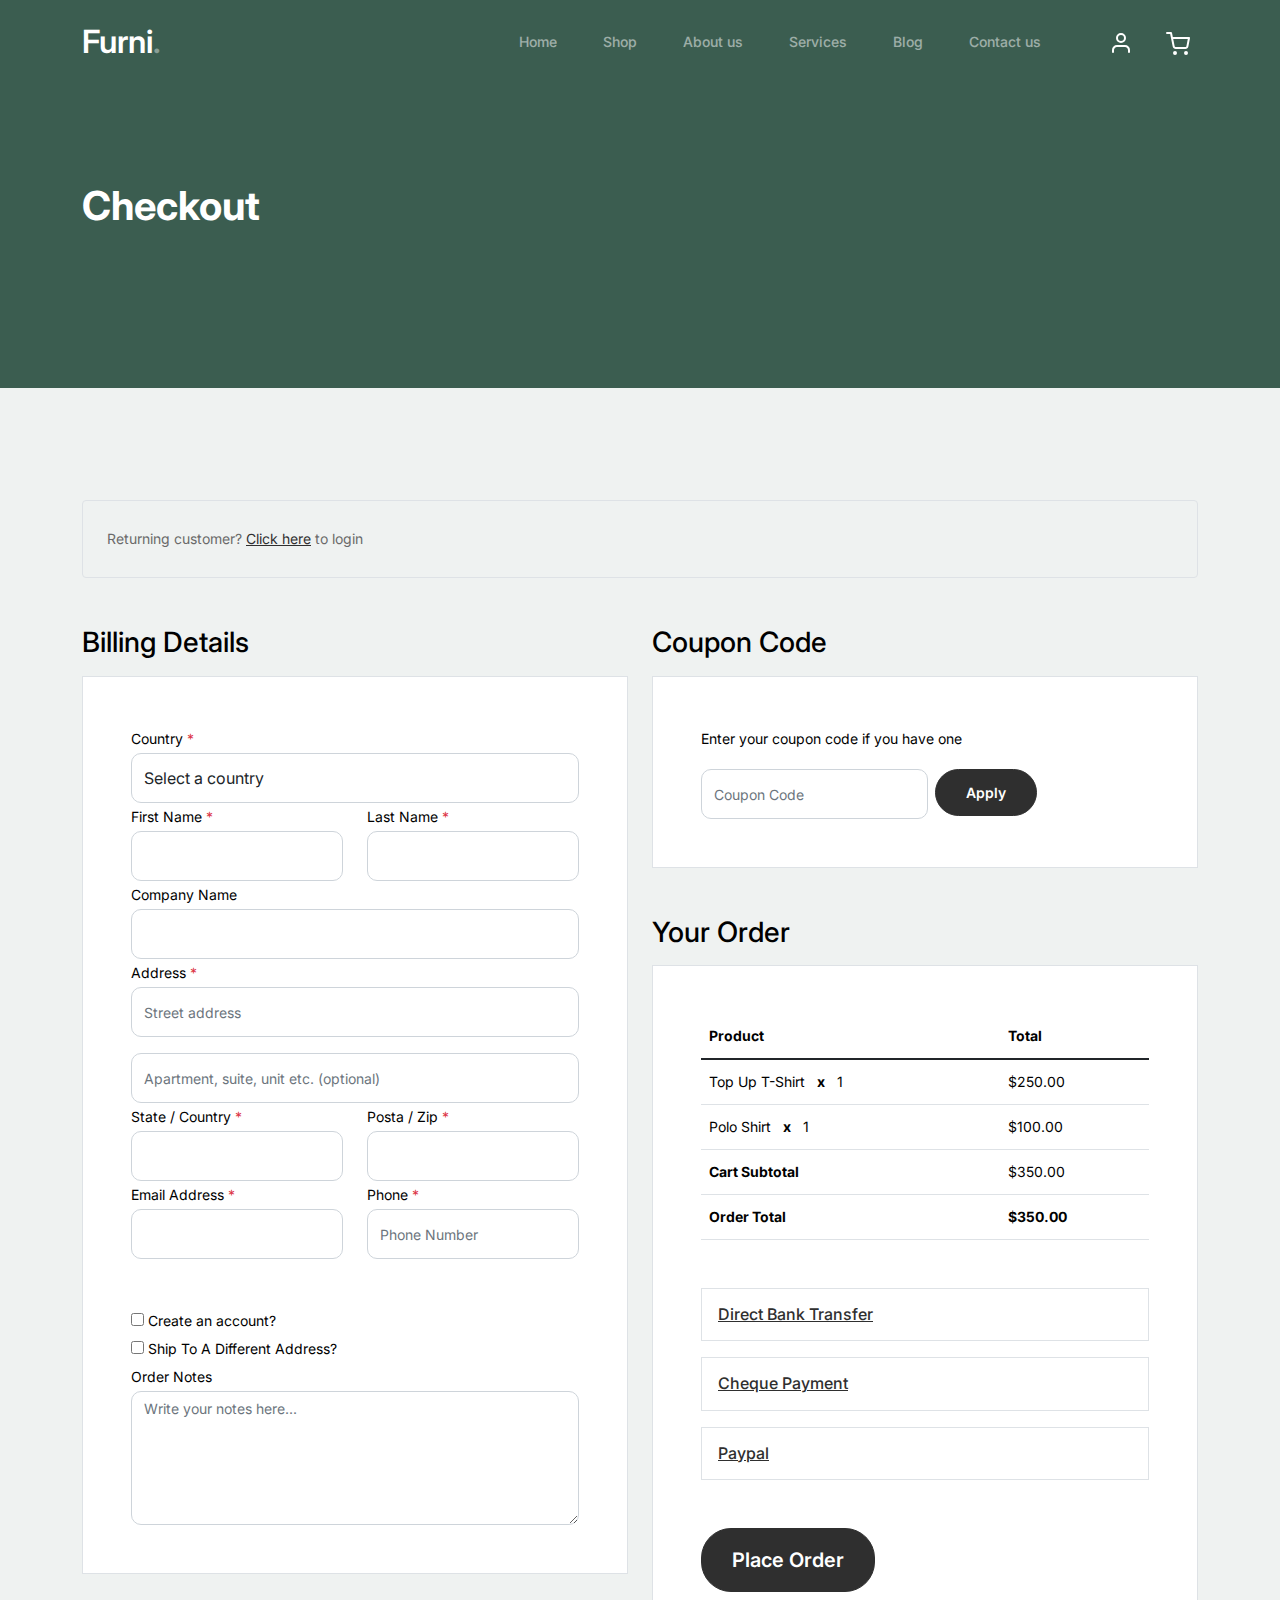
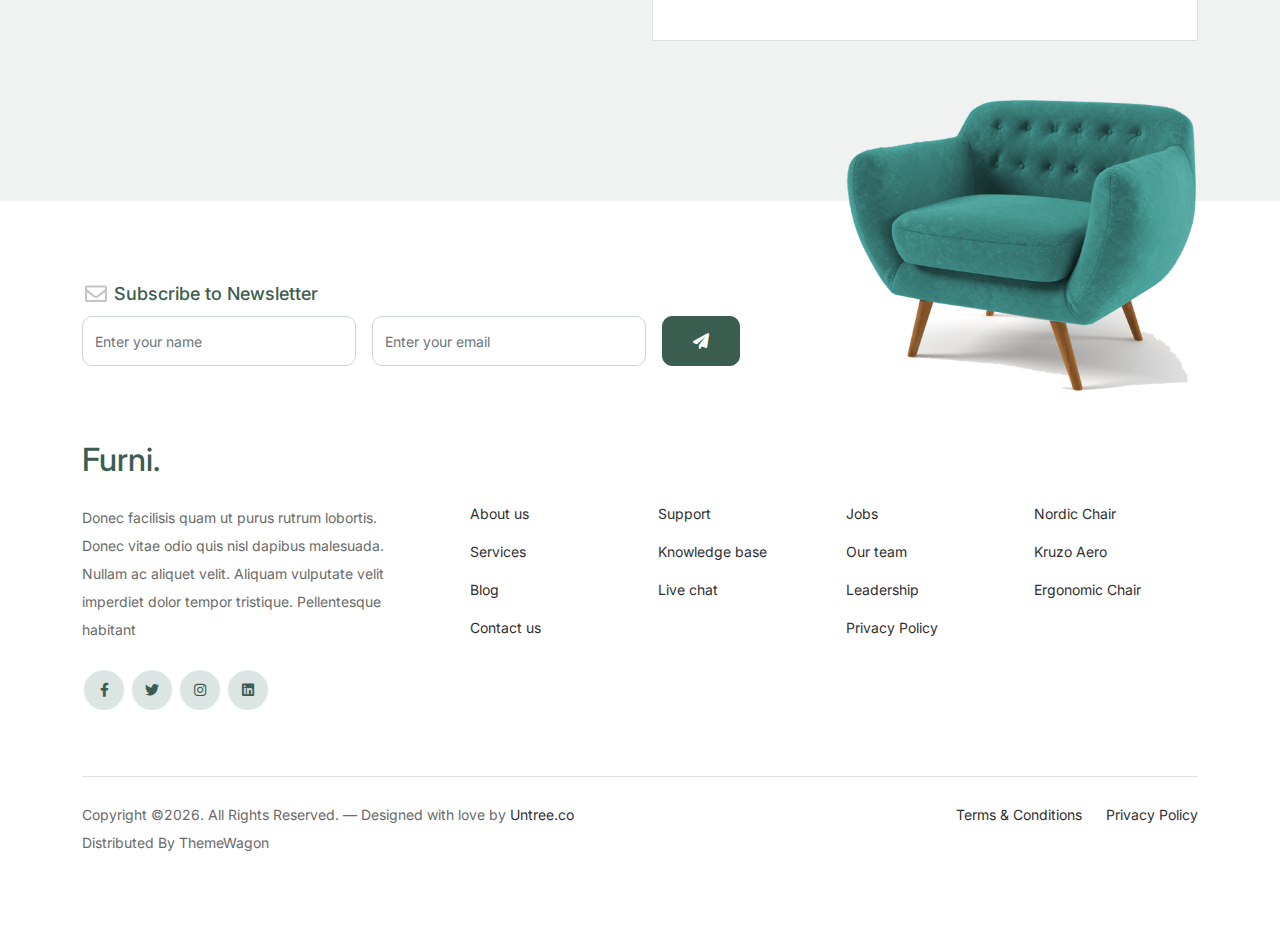
<file: nhóm_74/furni-1.0.0/checkout.html>
<!-- /*
* Bootstrap 5
* Template Name: Furni
* Template Author: Untree.co
* Template URI: https://untree.co/
* License: https://creativecommons.org/licenses/by/3.0/
*/ -->
<!doctype html>
<html lang="en">
<head>
  <meta charset="utf-8">
  <meta name="viewport" content="width=device-width, initial-scale=1, shrink-to-fit=no">
  <meta name="author" content="Untree.co">
  <link rel="shortcut icon" href="favicon.png">

  <meta name="description" content="" />
  <meta name="keywords" content="bootstrap, bootstrap4" />

		<!-- Bootstrap CSS -->
		<link href="css/bootstrap.min.css" rel="stylesheet">
		<link href="https://cdnjs.cloudflare.com/ajax/libs/font-awesome/6.0.0-beta3/css/all.min.css" rel="stylesheet">
		<link href="css/tiny-slider.css" rel="stylesheet">
		<link href="css/style.css" rel="stylesheet">
		<title>Furni Free Bootstrap 5 Template for Furniture and Interior Design Websites by Untree.co </title>
	</head>

	<body>

		<!-- Start Header/Navigation -->
		<nav class="custom-navbar navbar navbar navbar-expand-md navbar-dark bg-dark" arial-label="Furni navigation bar">

			<div class="container">
				<a class="navbar-brand" href="index.html">Furni<span>.</span></a>

				<button class="navbar-toggler" type="button" data-bs-toggle="collapse" data-bs-target="#navbarsFurni" aria-controls="navbarsFurni" aria-expanded="false" aria-label="Toggle navigation">
					<span class="navbar-toggler-icon"></span>
				</button>

				<div class="collapse navbar-collapse" id="navbarsFurni">
					<ul class="custom-navbar-nav navbar-nav ms-auto mb-2 mb-md-0">
						<li class="nav-item ">
							<a class="nav-link" href="index.html">Home</a>
						</li>
						<li><a class="nav-link" href="shop.html">Shop</a></li>
						<li><a class="nav-link" href="about.html">About us</a></li>
						<li><a class="nav-link" href="services.html">Services</a></li>
						<li><a class="nav-link" href="blog.html">Blog</a></li>
						<li><a class="nav-link" href="contact.html">Contact us</a></li>
					</ul>

					<ul class="custom-navbar-cta navbar-nav mb-2 mb-md-0 ms-5">
						<li><a class="nav-link" href="#"><img src="images/user.svg"></a></li>
						<li><a class="nav-link" href="cart.html"><img src="images/cart.svg"></a></li>
					</ul>
				</div>
			</div>
				
		</nav>
		<!-- End Header/Navigation -->

		<!-- Start Hero Section -->
			<div class="hero">
				<div class="container">
					<div class="row justify-content-between">
						<div class="col-lg-5">
							<div class="intro-excerpt">
								<h1>Checkout</h1>
							</div>
						</div>
						<div class="col-lg-7">
							
						</div>
					</div>
				</div>
			</div>
		<!-- End Hero Section -->

		<div class="untree_co-section">
		    <div class="container">
		      <div class="row mb-5">
		        <div class="col-md-12">
		          <div class="border p-4 rounded" role="alert">
		            Returning customer? <a href="#">Click here</a> to login
		          </div>
		        </div>
		      </div>
		      <div class="row">
		        <div class="col-md-6 mb-5 mb-md-0">
		          <h2 class="h3 mb-3 text-black">Billing Details</h2>
		          <div class="p-3 p-lg-5 border bg-white">
		            <div class="form-group">
		              <label for="c_country" class="text-black">Country <span class="text-danger">*</span></label>
		              <select id="c_country" class="form-control">
		                <option value="1">Select a country</option>    
		                <option value="2">bangladesh</option>    
		                <option value="3">Algeria</option>    
		                <option value="4">Afghanistan</option>    
		                <option value="5">Ghana</option>    
		                <option value="6">Albania</option>    
		                <option value="7">Bahrain</option>    
		                <option value="8">Colombia</option>    
		                <option value="9">Dominican Republic</option>    
		              </select>
		            </div>
		            <div class="form-group row">
		              <div class="col-md-6">
		                <label for="c_fname" class="text-black">First Name <span class="text-danger">*</span></label>
		                <input type="text" class="form-control" id="c_fname" name="c_fname">
		              </div>
		              <div class="col-md-6">
		                <label for="c_lname" class="text-black">Last Name <span class="text-danger">*</span></label>
		                <input type="text" class="form-control" id="c_lname" name="c_lname">
		              </div>
		            </div>

		            <div class="form-group row">
		              <div class="col-md-12">
		                <label for="c_companyname" class="text-black">Company Name </label>
		                <input type="text" class="form-control" id="c_companyname" name="c_companyname">
		              </div>
		            </div>

		            <div class="form-group row">
		              <div class="col-md-12">
		                <label for="c_address" class="text-black">Address <span class="text-danger">*</span></label>
		                <input type="text" class="form-control" id="c_address" name="c_address" placeholder="Street address">
		              </div>
		            </div>

		            <div class="form-group mt-3">
		              <input type="text" class="form-control" placeholder="Apartment, suite, unit etc. (optional)">
		            </div>

		            <div class="form-group row">
		              <div class="col-md-6">
		                <label for="c_state_country" class="text-black">State / Country <span class="text-danger">*</span></label>
		                <input type="text" class="form-control" id="c_state_country" name="c_state_country">
		              </div>
		              <div class="col-md-6">
		                <label for="c_postal_zip" class="text-black">Posta / Zip <span class="text-danger">*</span></label>
		                <input type="text" class="form-control" id="c_postal_zip" name="c_postal_zip">
		              </div>
		            </div>

		            <div class="form-group row mb-5">
		              <div class="col-md-6">
		                <label for="c_email_address" class="text-black">Email Address <span class="text-danger">*</span></label>
		                <input type="text" class="form-control" id="c_email_address" name="c_email_address">
		              </div>
		              <div class="col-md-6">
		                <label for="c_phone" class="text-black">Phone <span class="text-danger">*</span></label>
		                <input type="text" class="form-control" id="c_phone" name="c_phone" placeholder="Phone Number">
		              </div>
		            </div>

		            <div class="form-group">
		              <label for="c_create_account" class="text-black" data-bs-toggle="collapse" href="#create_an_account" role="button" aria-expanded="false" aria-controls="create_an_account"><input type="checkbox" value="1" id="c_create_account"> Create an account?</label>
		              <div class="collapse" id="create_an_account">
		                <div class="py-2 mb-4">
		                  <p class="mb-3">Create an account by entering the information below. If you are a returning customer please login at the top of the page.</p>
		                  <div class="form-group">
		                    <label for="c_account_password" class="text-black">Account Password</label>
		                    <input type="email" class="form-control" id="c_account_password" name="c_account_password" placeholder="">
		                  </div>
		                </div>
		              </div>
		            </div>


		            <div class="form-group">
		              <label for="c_ship_different_address" class="text-black" data-bs-toggle="collapse" href="#ship_different_address" role="button" aria-expanded="false" aria-controls="ship_different_address"><input type="checkbox" value="1" id="c_ship_different_address"> Ship To A Different Address?</label>
		              <div class="collapse" id="ship_different_address">
		                <div class="py-2">

		                  <div class="form-group">
		                    <label for="c_diff_country" class="text-black">Country <span class="text-danger">*</span></label>
		                    <select id="c_diff_country" class="form-control">
		                      <option value="1">Select a country</option>    
		                      <option value="2">bangladesh</option>    
		                      <option value="3">Algeria</option>    
		                      <option value="4">Afghanistan</option>    
		                      <option value="5">Ghana</option>    
		                      <option value="6">Albania</option>    
		                      <option value="7">Bahrain</option>    
		                      <option value="8">Colombia</option>    
		                      <option value="9">Dominican Republic</option>    
		                    </select>
		                  </div>


		                  <div class="form-group row">
		                    <div class="col-md-6">
		                      <label for="c_diff_fname" class="text-black">First Name <span class="text-danger">*</span></label>
		                      <input type="text" class="form-control" id="c_diff_fname" name="c_diff_fname">
		                    </div>
		                    <div class="col-md-6">
		                      <label for="c_diff_lname" class="text-black">Last Name <span class="text-danger">*</span></label>
		                      <input type="text" class="form-control" id="c_diff_lname" name="c_diff_lname">
		                    </div>
		                  </div>

		                  <div class="form-group row">
		                    <div class="col-md-12">
		                      <label for="c_diff_companyname" class="text-black">Company Name </label>
		                      <input type="text" class="form-control" id="c_diff_companyname" name="c_diff_companyname">
		                    </div>
		                  </div>

		                  <div class="form-group row  mb-3">
		                    <div class="col-md-12">
		                      <label for="c_diff_address" class="text-black">Address <span class="text-danger">*</span></label>
		                      <input type="text" class="form-control" id="c_diff_address" name="c_diff_address" placeholder="Street address">
		                    </div>
		                  </div>

		                  <div class="form-group">
		                    <input type="text" class="form-control" placeholder="Apartment, suite, unit etc. (optional)">
		                  </div>

		                  <div class="form-group row">
		                    <div class="col-md-6">
		                      <label for="c_diff_state_country" class="text-black">State / Country <span class="text-danger">*</span></label>
		                      <input type="text" class="form-control" id="c_diff_state_country" name="c_diff_state_country">
		                    </div>
		                    <div class="col-md-6">
		                      <label for="c_diff_postal_zip" class="text-black">Posta / Zip <span class="text-danger">*</span></label>
		                      <input type="text" class="form-control" id="c_diff_postal_zip" name="c_diff_postal_zip">
		                    </div>
		                  </div>

		                  <div class="form-group row mb-5">
		                    <div class="col-md-6">
		                      <label for="c_diff_email_address" class="text-black">Email Address <span class="text-danger">*</span></label>
		                      <input type="text" class="form-control" id="c_diff_email_address" name="c_diff_email_address">
		                    </div>
		                    <div class="col-md-6">
		                      <label for="c_diff_phone" class="text-black">Phone <span class="text-danger">*</span></label>
		                      <input type="text" class="form-control" id="c_diff_phone" name="c_diff_phone" placeholder="Phone Number">
		                    </div>
		                  </div>

		                </div>

		              </div>
		            </div>

		            <div class="form-group">
		              <label for="c_order_notes" class="text-black">Order Notes</label>
		              <textarea name="c_order_notes" id="c_order_notes" cols="30" rows="5" class="form-control" placeholder="Write your notes here..."></textarea>
		            </div>

		          </div>
		        </div>
		        <div class="col-md-6">

		          <div class="row mb-5">
		            <div class="col-md-12">
		              <h2 class="h3 mb-3 text-black">Coupon Code</h2>
		              <div class="p-3 p-lg-5 border bg-white">

		                <label for="c_code" class="text-black mb-3">Enter your coupon code if you have one</label>
		                <div class="input-group w-75 couponcode-wrap">
		                  <input type="text" class="form-control me-2" id="c_code" placeholder="Coupon Code" aria-label="Coupon Code" aria-describedby="button-addon2">
		                  <div class="input-group-append">
		                    <button class="btn btn-black btn-sm" type="button" id="button-addon2">Apply</button>
		                  </div>
		                </div>

		              </div>
		            </div>
		          </div>

		          <div class="row mb-5">
		            <div class="col-md-12">
		              <h2 class="h3 mb-3 text-black">Your Order</h2>
		              <div class="p-3 p-lg-5 border bg-white">
		                <table class="table site-block-order-table mb-5">
		                  <thead>
		                    <th>Product</th>
		                    <th>Total</th>
		                  </thead>
		                  <tbody>
		                    <tr>
		                      <td>Top Up T-Shirt <strong class="mx-2">x</strong> 1</td>
		                      <td>$250.00</td>
		                    </tr>
		                    <tr>
		                      <td>Polo Shirt <strong class="mx-2">x</strong>   1</td>
		                      <td>$100.00</td>
		                    </tr>
		                    <tr>
		                      <td class="text-black font-weight-bold"><strong>Cart Subtotal</strong></td>
		                      <td class="text-black">$350.00</td>
		                    </tr>
		                    <tr>
		                      <td class="text-black font-weight-bold"><strong>Order Total</strong></td>
		                      <td class="text-black font-weight-bold"><strong>$350.00</strong></td>
		                    </tr>
		                  </tbody>
		                </table>

		                <div class="border p-3 mb-3">
		                  <h3 class="h6 mb-0"><a class="d-block" data-bs-toggle="collapse" href="#collapsebank" role="button" aria-expanded="false" aria-controls="collapsebank">Direct Bank Transfer</a></h3>

		                  <div class="collapse" id="collapsebank">
		                    <div class="py-2">
		                      <p class="mb-0">Make your payment directly into our bank account. Please use your Order ID as the payment reference. Your order won’t be shipped until the funds have cleared in our account.</p>
		                    </div>
		                  </div>
		                </div>

		                <div class="border p-3 mb-3">
		                  <h3 class="h6 mb-0"><a class="d-block" data-bs-toggle="collapse" href="#collapsecheque" role="button" aria-expanded="false" aria-controls="collapsecheque">Cheque Payment</a></h3>

		                  <div class="collapse" id="collapsecheque">
		                    <div class="py-2">
		                      <p class="mb-0">Make your payment directly into our bank account. Please use your Order ID as the payment reference. Your order won’t be shipped until the funds have cleared in our account.</p>
		                    </div>
		                  </div>
		                </div>

		                <div class="border p-3 mb-5">
		                  <h3 class="h6 mb-0"><a class="d-block" data-bs-toggle="collapse" href="#collapsepaypal" role="button" aria-expanded="false" aria-controls="collapsepaypal">Paypal</a></h3>

		                  <div class="collapse" id="collapsepaypal">
		                    <div class="py-2">
		                      <p class="mb-0">Make your payment directly into our bank account. Please use your Order ID as the payment reference. Your order won’t be shipped until the funds have cleared in our account.</p>
		                    </div>
		                  </div>
		                </div>

		                <div class="form-group">
		                  <button class="btn btn-black btn-lg py-3 btn-block" onclick="window.location='thankyou.html'">Place Order</button>
		                </div>

		              </div>
		            </div>
		          </div>

		        </div>
		      </div>
		      <!-- </form> -->
		    </div>
		  </div>

		<!-- Start Footer Section -->
		<footer class="footer-section">
			<div class="container relative">

				<div class="sofa-img">
					<img src="images/sofa.png" alt="Image" class="img-fluid">
				</div>

				<div class="row">
					<div class="col-lg-8">
						<div class="subscription-form">
							<h3 class="d-flex align-items-center"><span class="me-1"><img src="images/envelope-outline.svg" alt="Image" class="img-fluid"></span><span>Subscribe to Newsletter</span></h3>

							<form action="#" class="row g-3">
								<div class="col-auto">
									<input type="text" class="form-control" placeholder="Enter your name">
								</div>
								<div class="col-auto">
									<input type="email" class="form-control" placeholder="Enter your email">
								</div>
								<div class="col-auto">
									<button class="btn btn-primary">
										<span class="fa fa-paper-plane"></span>
									</button>
								</div>
							</form>

						</div>
					</div>
				</div>

				<div class="row g-5 mb-5">
					<div class="col-lg-4">
						<div class="mb-4 footer-logo-wrap"><a href="#" class="footer-logo">Furni<span>.</span></a></div>
						<p class="mb-4">Donec facilisis quam ut purus rutrum lobortis. Donec vitae odio quis nisl dapibus malesuada. Nullam ac aliquet velit. Aliquam vulputate velit imperdiet dolor tempor tristique. Pellentesque habitant</p>

						<ul class="list-unstyled custom-social">
							<li><a href="#"><span class="fa fa-brands fa-facebook-f"></span></a></li>
							<li><a href="#"><span class="fa fa-brands fa-twitter"></span></a></li>
							<li><a href="#"><span class="fa fa-brands fa-instagram"></span></a></li>
							<li><a href="#"><span class="fa fa-brands fa-linkedin"></span></a></li>
						</ul>
					</div>

					<div class="col-lg-8">
						<div class="row links-wrap">
							<div class="col-6 col-sm-6 col-md-3">
								<ul class="list-unstyled">
									<li><a href="#">About us</a></li>
									<li><a href="#">Services</a></li>
									<li><a href="#">Blog</a></li>
									<li><a href="#">Contact us</a></li>
								</ul>
							</div>

							<div class="col-6 col-sm-6 col-md-3">
								<ul class="list-unstyled">
									<li><a href="#">Support</a></li>
									<li><a href="#">Knowledge base</a></li>
									<li><a href="#">Live chat</a></li>
								</ul>
							</div>

							<div class="col-6 col-sm-6 col-md-3">
								<ul class="list-unstyled">
									<li><a href="#">Jobs</a></li>
									<li><a href="#">Our team</a></li>
									<li><a href="#">Leadership</a></li>
									<li><a href="#">Privacy Policy</a></li>
								</ul>
							</div>

							<div class="col-6 col-sm-6 col-md-3">
								<ul class="list-unstyled">
									<li><a href="#">Nordic Chair</a></li>
									<li><a href="#">Kruzo Aero</a></li>
									<li><a href="#">Ergonomic Chair</a></li>
								</ul>
							</div>
						</div>
					</div>

				</div>

				<div class="border-top copyright">
					<div class="row pt-4">
						<div class="col-lg-6">
							<p class="mb-2 text-center text-lg-start">Copyright &copy;<script>document.write(new Date().getFullYear());</script>. All Rights Reserved. &mdash; Designed with love by <a href="https://untree.co">Untree.co</a> Distributed By <a hreff="https://themewagon.com">ThemeWagon</a>  <!-- License information: https://untree.co/license/ -->
            </p>
						</div>

						<div class="col-lg-6 text-center text-lg-end">
							<ul class="list-unstyled d-inline-flex ms-auto">
								<li class="me-4"><a href="#">Terms &amp; Conditions</a></li>
								<li><a href="#">Privacy Policy</a></li>
							</ul>
						</div>

					</div>
				</div>

			</div>
		</footer>
		<!-- End Footer Section -->	


		<script src="js/bootstrap.bundle.min.js"></script>
		<script src="js/tiny-slider.js"></script>
		<script src="js/custom.js"></script>
	</body>

</html>
</file>
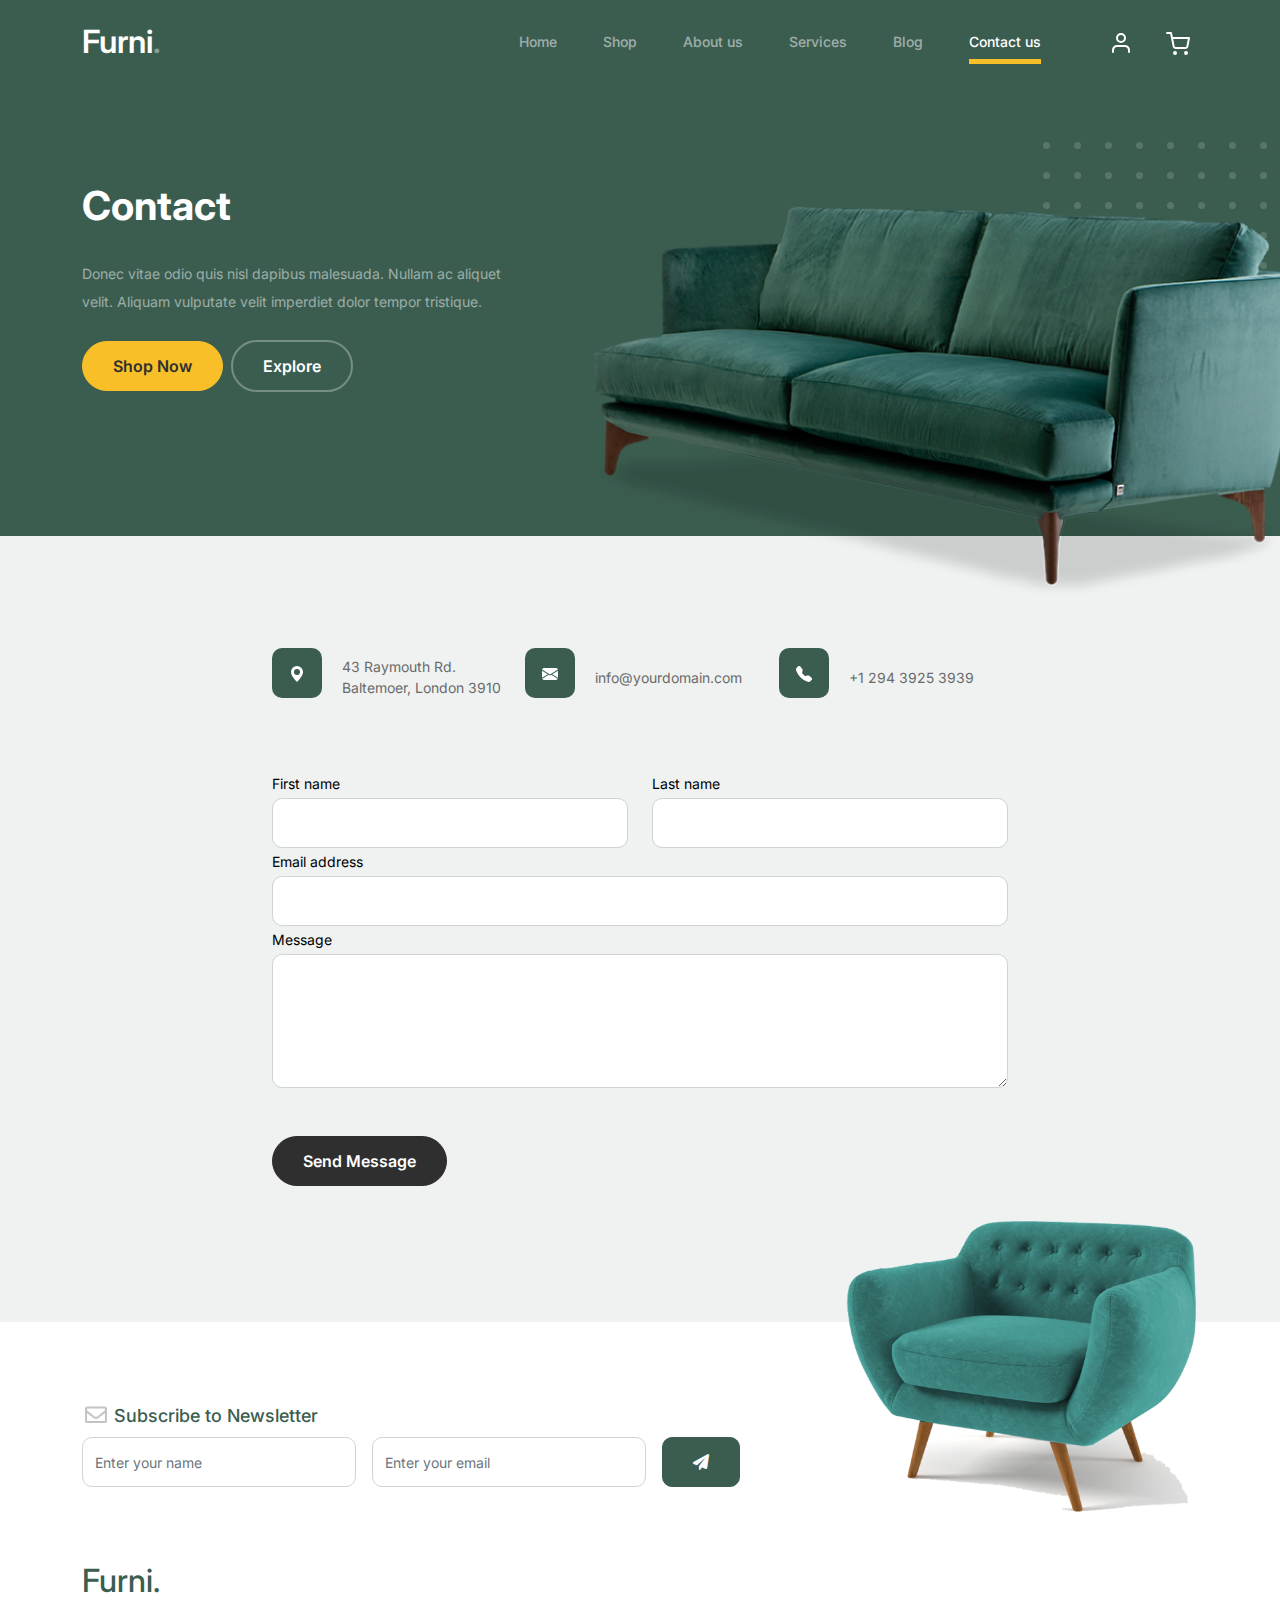
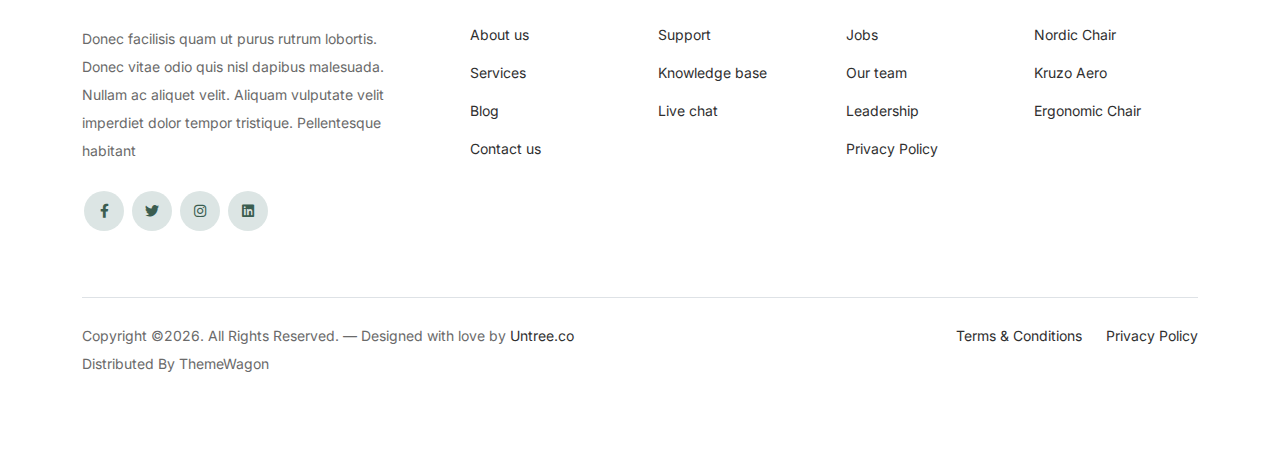
<file: nhóm_74/furni-1.0.0/contact.html>
<!-- /*
* Bootstrap 5
* Template Name: Furni
* Template Author: Untree.co
* Template URI: https://untree.co/
* License: https://creativecommons.org/licenses/by/3.0/
*/ -->
<!doctype html>
<html lang="en">
<head>
  <meta charset="utf-8">
  <meta name="viewport" content="width=device-width, initial-scale=1, shrink-to-fit=no">
  <meta name="author" content="Untree.co">
  <link rel="shortcut icon" href="favicon.png">

  <meta name="description" content="" />
  <meta name="keywords" content="bootstrap, bootstrap4" />

		<!-- Bootstrap CSS -->
		<link href="css/bootstrap.min.css" rel="stylesheet">
		<link href="https://cdnjs.cloudflare.com/ajax/libs/font-awesome/6.0.0-beta3/css/all.min.css" rel="stylesheet">
		<link href="css/tiny-slider.css" rel="stylesheet">
		<link href="css/style.css" rel="stylesheet">
		<title>Furni Free Bootstrap 5 Template for Furniture and Interior Design Websites by Untree.co </title>
	</head>

	<body>

		<!-- Start Header/Navigation -->
		<nav class="custom-navbar navbar navbar navbar-expand-md navbar-dark bg-dark" arial-label="Furni navigation bar">

			<div class="container">
				<a class="navbar-brand" href="index.html">Furni<span>.</span></a>

				<button class="navbar-toggler" type="button" data-bs-toggle="collapse" data-bs-target="#navbarsFurni" aria-controls="navbarsFurni" aria-expanded="false" aria-label="Toggle navigation">
					<span class="navbar-toggler-icon"></span>
				</button>

				<div class="collapse navbar-collapse" id="navbarsFurni">
					<ul class="custom-navbar-nav navbar-nav ms-auto mb-2 mb-md-0">
						<li class="nav-item">
							<a class="nav-link" href="index.html">Home</a>
						</li>
						<li><a class="nav-link" href="shop.html">Shop</a></li>
						<li><a class="nav-link" href="about.html">About us</a></li>
						<li><a class="nav-link" href="services.html">Services</a></li>
						<li><a class="nav-link" href="blog.html">Blog</a></li>
						<li class="active"><a class="nav-link" href="contact.html">Contact us</a></li>
					</ul>

					<ul class="custom-navbar-cta navbar-nav mb-2 mb-md-0 ms-5">
						<li><a class="nav-link" href="#"><img src="images/user.svg"></a></li>
						<li><a class="nav-link" href="cart.html"><img src="images/cart.svg"></a></li>
					</ul>
				</div>
			</div>
				
		</nav>
		<!-- End Header/Navigation -->

		<!-- Start Hero Section -->
			<div class="hero">
				<div class="container">
					<div class="row justify-content-between">
						<div class="col-lg-5">
							<div class="intro-excerpt">
								<h1>Contact</h1>
								<p class="mb-4">Donec vitae odio quis nisl dapibus malesuada. Nullam ac aliquet velit. Aliquam vulputate velit imperdiet dolor tempor tristique.</p>
								<p><a href="" class="btn btn-secondary me-2">Shop Now</a><a href="#" class="btn btn-white-outline">Explore</a></p>
							</div>
						</div>
						<div class="col-lg-7">
							<div class="hero-img-wrap">
								<img src="images/couch.png" class="img-fluid">
							</div>
						</div>
					</div>
				</div>
			</div>
		<!-- End Hero Section -->

		
		<!-- Start Contact Form -->
		<div class="untree_co-section">
      <div class="container">

        <div class="block">
          <div class="row justify-content-center">


            <div class="col-md-8 col-lg-8 pb-4">


              <div class="row mb-5">
                <div class="col-lg-4">
                  <div  class="service no-shadow align-items-center link horizontal d-flex active" data-aos="fade-left" data-aos-delay="0">
                    <div class="service-icon color-1 mb-4">
                      <svg xmlns="http://www.w3.org/2000/svg" width="16" height="16" fill="currentColor" class="bi bi-geo-alt-fill" viewBox="0 0 16 16">
                        <path d="M8 16s6-5.686 6-10A6 6 0 0 0 2 6c0 4.314 6 10 6 10zm0-7a3 3 0 1 1 0-6 3 3 0 0 1 0 6z"/>
                      </svg>
                    </div> <!-- /.icon -->
                    <div class="service-contents">
                      <p>43 Raymouth Rd. Baltemoer, London 3910</p>
                    </div> <!-- /.service-contents-->
                  </div> <!-- /.service -->
                </div>

                <div class="col-lg-4">
                  <div  class="service no-shadow align-items-center link horizontal d-flex active" data-aos="fade-left" data-aos-delay="0">
                    <div class="service-icon color-1 mb-4">
                      <svg xmlns="http://www.w3.org/2000/svg" width="16" height="16" fill="currentColor" class="bi bi-envelope-fill" viewBox="0 0 16 16">
                        <path d="M.05 3.555A2 2 0 0 1 2 2h12a2 2 0 0 1 1.95 1.555L8 8.414.05 3.555zM0 4.697v7.104l5.803-3.558L0 4.697zM6.761 8.83l-6.57 4.027A2 2 0 0 0 2 14h12a2 2 0 0 0 1.808-1.144l-6.57-4.027L8 9.586l-1.239-.757zm3.436-.586L16 11.801V4.697l-5.803 3.546z"/>
                      </svg>
                    </div> <!-- /.icon -->
                    <div class="service-contents">
                      <p>info@yourdomain.com</p>
                    </div> <!-- /.service-contents-->
                  </div> <!-- /.service -->
                </div>

                <div class="col-lg-4">
                  <div  class="service no-shadow align-items-center link horizontal d-flex active" data-aos="fade-left" data-aos-delay="0">
                    <div class="service-icon color-1 mb-4">
                      <svg xmlns="http://www.w3.org/2000/svg" width="16" height="16" fill="currentColor" class="bi bi-telephone-fill" viewBox="0 0 16 16">
                        <path fill-rule="evenodd" d="M1.885.511a1.745 1.745 0 0 1 2.61.163L6.29 2.98c.329.423.445.974.315 1.494l-.547 2.19a.678.678 0 0 0 .178.643l2.457 2.457a.678.678 0 0 0 .644.178l2.189-.547a1.745 1.745 0 0 1 1.494.315l2.306 1.794c.829.645.905 1.87.163 2.611l-1.034 1.034c-.74.74-1.846 1.065-2.877.702a18.634 18.634 0 0 1-7.01-4.42 18.634 18.634 0 0 1-4.42-7.009c-.362-1.03-.037-2.137.703-2.877L1.885.511z"/>
                      </svg>
                    </div> <!-- /.icon -->
                    <div class="service-contents">
                      <p>+1 294 3925 3939</p>
                    </div> <!-- /.service-contents-->
                  </div> <!-- /.service -->
                </div>
              </div>

              <form>
                <div class="row">
                  <div class="col-6">
                    <div class="form-group">
                      <label class="text-black" for="fname">First name</label>
                      <input type="text" class="form-control" id="fname">
                    </div>
                  </div>
                  <div class="col-6">
                    <div class="form-group">
                      <label class="text-black" for="lname">Last name</label>
                      <input type="text" class="form-control" id="lname">
                    </div>
                  </div>
                </div>
                <div class="form-group">
                  <label class="text-black" for="email">Email address</label>
                  <input type="email" class="form-control" id="email">
                </div>

                <div class="form-group mb-5">
                  <label class="text-black" for="message">Message</label>
                  <textarea name="" class="form-control" id="message" cols="30" rows="5"></textarea>
                </div>

                <button type="submit" class="btn btn-primary-hover-outline">Send Message</button>
              </form>

            </div>

          </div>

        </div>

      </div>


    </div>
  </div>

  <!-- End Contact Form -->

		

		<!-- Start Footer Section -->
		<footer class="footer-section">
			<div class="container relative">

				<div class="sofa-img">
					<img src="images/sofa.png" alt="Image" class="img-fluid">
				</div>

				<div class="row">
					<div class="col-lg-8">
						<div class="subscription-form">
							<h3 class="d-flex align-items-center"><span class="me-1"><img src="images/envelope-outline.svg" alt="Image" class="img-fluid"></span><span>Subscribe to Newsletter</span></h3>

							<form action="#" class="row g-3">
								<div class="col-auto">
									<input type="text" class="form-control" placeholder="Enter your name">
								</div>
								<div class="col-auto">
									<input type="email" class="form-control" placeholder="Enter your email">
								</div>
								<div class="col-auto">
									<button class="btn btn-primary">
										<span class="fa fa-paper-plane"></span>
									</button>
								</div>
							</form>

						</div>
					</div>
				</div>

				<div class="row g-5 mb-5">
					<div class="col-lg-4">
						<div class="mb-4 footer-logo-wrap"><a href="#" class="footer-logo">Furni<span>.</span></a></div>
						<p class="mb-4">Donec facilisis quam ut purus rutrum lobortis. Donec vitae odio quis nisl dapibus malesuada. Nullam ac aliquet velit. Aliquam vulputate velit imperdiet dolor tempor tristique. Pellentesque habitant</p>

						<ul class="list-unstyled custom-social">
							<li><a href="#"><span class="fa fa-brands fa-facebook-f"></span></a></li>
							<li><a href="#"><span class="fa fa-brands fa-twitter"></span></a></li>
							<li><a href="#"><span class="fa fa-brands fa-instagram"></span></a></li>
							<li><a href="#"><span class="fa fa-brands fa-linkedin"></span></a></li>
						</ul>
					</div>

					<div class="col-lg-8">
						<div class="row links-wrap">
							<div class="col-6 col-sm-6 col-md-3">
								<ul class="list-unstyled">
									<li><a href="#">About us</a></li>
									<li><a href="#">Services</a></li>
									<li><a href="#">Blog</a></li>
									<li><a href="#">Contact us</a></li>
								</ul>
							</div>

							<div class="col-6 col-sm-6 col-md-3">
								<ul class="list-unstyled">
									<li><a href="#">Support</a></li>
									<li><a href="#">Knowledge base</a></li>
									<li><a href="#">Live chat</a></li>
								</ul>
							</div>

							<div class="col-6 col-sm-6 col-md-3">
								<ul class="list-unstyled">
									<li><a href="#">Jobs</a></li>
									<li><a href="#">Our team</a></li>
									<li><a href="#">Leadership</a></li>
									<li><a href="#">Privacy Policy</a></li>
								</ul>
							</div>

							<div class="col-6 col-sm-6 col-md-3">
								<ul class="list-unstyled">
									<li><a href="#">Nordic Chair</a></li>
									<li><a href="#">Kruzo Aero</a></li>
									<li><a href="#">Ergonomic Chair</a></li>
								</ul>
							</div>
						</div>
					</div>

				</div>

				<div class="border-top copyright">
					<div class="row pt-4">
						<div class="col-lg-6">
							<p class="mb-2 text-center text-lg-start">Copyright &copy;<script>document.write(new Date().getFullYear());</script>. All Rights Reserved. &mdash; Designed with love by <a href="https://untree.co">Untree.co</a> Distributed By <a hreff="https://themewagon.com">ThemeWagon</a>  <!-- License information: https://untree.co/license/ -->
            </p>
						</div>

						<div class="col-lg-6 text-center text-lg-end">
							<ul class="list-unstyled d-inline-flex ms-auto">
								<li class="me-4"><a href="#">Terms &amp; Conditions</a></li>
								<li><a href="#">Privacy Policy</a></li>
							</ul>
						</div>

					</div>
				</div>

			</div>
		</footer>
		<!-- End Footer Section -->	


		<script src="js/bootstrap.bundle.min.js"></script>
		<script src="js/tiny-slider.js"></script>
		<script src="js/custom.js"></script>
	</body>

</html>
</file>
<file: ecommerce-html-template/css/style.css>
/**********************************/
/********** General CSS ***********/
/**********************************/
body {
    color: #353535;
    font-family: 'Open Sans', sans-serif;
    font-weight: 400;
    background: #f3f6ff;
}

a {
    color: #3F2305;
}

a:hover,
a:active,
a:focus {
    color: #353535;
    outline: none;
    text-decoration: none;
}

h1 {
    font-family: 'Source Code Pro', monospace;
    font-weight: 900;
}

h2 {
    font-family: 'Source Code Pro', monospace;
    font-weight: 700;
}

@media(min-width: 992px) {
    .container-fluid {
        padding-right: 60px;
        padding-left: 60px;
    }
}


/**********************************/
/******** Back to Top CSS *********/
/**********************************/
.back-to-top {
    position: fixed;
    display: none;
    background: #3F2305;
    color: #ffffff;
    width: 40px;
    height: 40px;
    text-align: center;
    line-height: 1;
    font-size: 16px;
    border-radius: 4px;
    right: 15px;
    bottom: 15px;
    transition: background 0.5s;
    z-index: 11;
}

.back-to-top i {
    padding-top: 12px;
    color: #ffffff;
}


/**********************************/
/********* Form Input CSS *********/
/**********************************/
.form-control,
.custom-select {
    width: 100%;
    height: 35px;
    padding: 0 15px;
    color: #999999;
    border: 1px solid #dddddd;
    margin-bottom: 15px
}

.form-control:focus,
.custom-select:focus {
    box-shadow: none;
    border-color: #3F2305;
}

.custom-radio,
.custom-checkbox {
    margin-bottom: 15px;
}

.custom-radio .custom-control-label::before,
.custom-checkbox .custom-control-label::before {
    background: #dddddd;
    border-color: #dddddd;
}

.custom-radio .custom-control-input:checked~.custom-control-label::before,
.custom-checkbox .custom-control-input:checked~.custom-control-label::before {
    color: #ffffff;
    background: #3F2305;
    border-color: #3F2305;
    box-shadow: none;
}

.btn {
    color: #3F2305;
    background: #ffffff;
    border: 1px solid #3F2305;
}

.btn:hover,
.btn:active,
.btn:focus {
    color: #ffffff;
    background: #3F2305;
    box-shadow: none;
}
.dropdown-item {
    display: block;
    width: 100%;
    padding: 0.25rem 1.5rem;
    clear: both;
    font-weight: 400;
    color: #ffff;
    text-align: inherit;
    white-space: nowrap;
    background-color: transparent;
    border: 0;
}


/**********************************/
/******* Normal Slider CSS ********/
/**********************************/
.normal-slider .slick-prev,
.normal-slider .slick-next {
    width: 40px;
    height: 40px;
    z-index: 1;
    opacity: 0;
    transition: .5s;
    background: #3F2305;
    border-radius: 4px;
}

.normal-slider .slick-prev {
    left: 55px;
}

.normal-slider .slick-next {
    right: 55px;
}

.normal-slider.slick-slider:hover .slick-prev {
    left: 15px;
    opacity: 1;
}

.normal-slider.slick-slider:hover .slick-next {
    right: 15px;
    opacity: 1;
}

.normal-slider .slick-prev:hover,
.normal-slider .slick-prev:focus,
.normal-slider .slick-next:hover,
.normal-slider .slick-next:focus {
    background: rgba(0, 0, 0, .7);
}

.normal-slider .slick-prev:hover::before,
.normal-slider .slick-prev:focus::before,
.normal-slider .slick-next:hover::before,
.normal-slider .slick-next:focus::before {
    color: #3F2305;
}

.normal-slider .slick-prev::before,
.normal-slider .slick-next::before {
    font-family: "Font Awesome 5 Free";
    font-weight: 900;
    font-size: 30px;
    color: #ffffff;
}

.normal-slider .slick-prev::before {
    content: "\f104";
}

.normal-slider .slick-next::before {
    content: "\f105";
}

.normal-slider .slick-dots {
    bottom: 15px;
}

.normal-slider .slick-dots li button:before {
    color: #ffffff;
    font-size: 15px;
}

.normal-slider .slick-dots li.slick-active button:before {
    color: #3F2305;
}

.slick-dotted.slick-slider {
    margin-bottom: 0;
}


/**********************************/
/********** Top Bar CSS ***********/
/**********************************/
.top-bar {
    padding: 3px 0;
    font-size: 14px;
    color: #3F2305;
    background: #ffffff;
}

.top-bar i {
    margin-right: 5px;
}

.top-bar .col-sm-6:first-child {
    text-align: left;
}

.top-bar .col-sm-6:last-child {
    text-align: right;
}

@media (max-width: 575.98px) {
    .top-bar {
        border-bottom: 1px solid rgba(255,255,255,.1);
    }
    
    .top-bar .col-sm-6:first-child,
    .top-bar .col-sm-6:last-child {
        text-align: center;
    }
}


/**********************************/
/*********** Nav Bar CSS **********/
/**********************************/
.nav {
    position: relative;
}

@media (min-width: 992px) {
    .nav .container-fluid {
        padding-left: 52px;
        padding-right: 52px;
    }
}

.nav .navbar {
    height: 100%;
    padding: 0;
}

.nav .dropdown-menu {
    margin-top: 0;
    border: 0;
    border-radius: 0;
    background: #3F2305;
}

.nav .dropdown-menu a.active {
    color: #353535;
    background: #f8f9fa;
}

@media (min-width: 768px) {
    .nav,
    .nav .navbar {
        background: #3F2305 !important;
    }
    
    .nav .navbar-brand {
        display: none;
    }
    
    .nav .navbar-dark a.nav-link {
        color: #ffffff;
        font-size: 14px;
        text-transform: uppercase;
    }
    
    .nav .navbar-dark a.nav-link:hover,
    .nav .navbar-dark a.nav-link.active {
        color: ;
    }
}

@media (max-width: 768px) {
    .nav {
        padding: 5px 0;
    }
    
    .nav,
    .nav .navbar {
        background: #000000 !important;
    }
    
    .nav a.nav-link {
        padding: 5px 0;
    }
    
    .nav .dropdown-menu {
        box-shadow: none;

    }
}


/**********************************/
/********* Bottom Bar CSS *********/
/**********************************/
.bottom-bar {
    padding: 15px 0;
    background: #ffffff;
    margin-bottom: 30px;
}

.bottom-bar .logo {
    text-align: left;
    overflow: hidden;
}

.bottom-bar .logo a img {
    max-height: 60px;
}

.bottom-bar .search {
    width: 100%;
}

.bottom-bar .search input[type=text] {
    width: 100%;
    height: 40px;
    padding: 0 15px;
    color: #666666;
    border: 1px solid #3F2305;
    border-radius: 4px;
}

.bottom-bar .search button {
    position: absolute;
    width: 40px;
    height: 38px;
    top: 1px;
    right: 16px;
    padding: 0 15px;
    border: none;
    background: none;
    color: #3F2305;
    border-radius: 0 2px 2px 0;
}

.bottom-bar .search button:hover {
    background: #3F2305;
    color: #ffffff;
}

.bottom-bar .user {
    font-size: 0;
    text-align: right;
}

.bottom-bar .user .wishlist {
    margin-right: 15px;
}

.bottom-bar .user .cart i,
.bottom-bar .user .wishlist i {
    color: #3F2305;
}

.bottom-bar .user .cart span,
.bottom-bar .user .wishlist span {
    color: #3F2305;
    font-size: 15px;
}

.bottom-bar .user .cart:hover i,
.bottom-bar .user .wishlist:hover i,
.bottom-bar .user .cart:hover span,
.bottom-bar .user .wishlist:hover span {
    color: #ffffff;
}

@media (min-width: 768px) {
    .bottom-bar {
        max-height: 90px;
    }
}

@media (max-width: 767.98px) {
    .bottom-bar .logo,
    .bottom-bar .search,
    .bottom-bar .user {
        text-align: center;
        margin-bottom: 15px;
    }
    
    .bottom-bar .user {
        margin-bottom: 0;
    }
}


/**********************************/
/*********** Header CSS ***********/
/**********************************/
.header {
    position: relative;
}

.header .col-md-3,
.header .col-md-6 {
    margin-bottom: 30px;
}

.header .navbar {
    padding: 0;
    height: 100%;
    max-height: 400px;
    overflow: hidden;
    background: #ffffff !important;
}

.header .navbar-nav {
    width: 100%;
    padding: 15px 0;
}

.header .navbar li {
    padding: 0 30px;
    border-bottom: 1px solid #f3f6ff;
}

.header .navbar li:last-child {
    border-bottom: none;
}

.header .navbar a {
    color: #353535;
}
.header .navbar a:hover {
    color: #3F2305;
}


.header .navbar i {
    color: #3F2305;
    width: 20px;
    text-align: center;
    margin-right: 8px;
}

.header .navbar a:hover i {
    color: #353535;
}

.header-slider {
    position: relative;
    width: 100%;
}

.header-slider .header-slider-item {
    position: relative;
}

.header-slider .header-slider-caption {
    position: absolute;
    top: 20%;
    left: 20%;
    width: 60%;
    height: 60%;
    padding: 15px;
    display: flex;
    flex-direction: column;
    align-items: center;
    justify-content: center;
    background: #3F2305;
    transition: all 0.3s;
    z-index: 1;
}

.header-slider .header-slider-caption p {
    text-align: center;
    color: #ffffff;
    font-size: 22px;
    font-family: 'Source Code Pro', monospace;
    font-weight: 700;
}

.header-slider .header-slider-caption .btn {
    border-color: #ffffff;
}

.header-slider .header-slider-caption .btn i {
    margin-right: 5px;
}

.header .header-img {
    position: relative;
    display: flex;
    flex-wrap: wrap;
    align-items: center;
    height: 100%;
    max-height: 400px;
    overflow: hidden;
    background: #ffffff;
}

.header .img-item {
    position: relative;
    width: 100%;
    height: 50%;
    overflow: hidden;
}

.header .img-item img {
    width: 100%; 
    height: 100%; 
    object-fit: cover; 
}

.header .img-text {
    position: absolute;
    top: 0;
    left: 0;
    width: 100%;
    height: 100%;
    display: flex;
    align-items: center;
    background: #3F2305;
    transition: all 0.3s;
    opacity: 0;
}

.header .img-text:hover {
    opacity: 1;     
}

.header .img-text p {
    margin: 0 0 50px 0;
    padding: 15px;
    width: 100%;
    text-align: center;
    color: #ffffff;
    font-size: 16px;
    transition: all 0.3s;
}

.header .img-text:hover p {
    margin: 0;       
}


/**********************************/
/********* Breadcrumb CSS *********/
/**********************************/
.breadcrumb-wrap {
    position: relative;
    width: 100%;
}

.breadcrumb-wrap .breadcrumb {
    margin: 0;
    padding: 0;
    background: transparent;
}



/**********************************/
/********** Category CSS **********/
/**********************************/
.category {
    position: relative;
    padding: 0 15px;
    margin-bottom: 30px;
}

.category .col-md-3 {
    padding: 0;
}

.category .category-item {
    position: relative;
    display: flex;
    flex-wrap: wrap;
    align-items: center;
    height: 100%;
    max-height: 400px;
    overflow: hidden;
    background: #ffffff;
}

.category .category-item.ch-400 {
    height: 400px;
}

.category .category-item.ch-250 {
    height: 250px;
}

.category .category-item.ch-150 {
    height: 150px;
}

.category .category-item img {
    width: 100%; 
    height: 100%; 
    object-fit: cover; 
}

.category .category-name {
    position: absolute;
    top: 0;
    left: 0;
    width: 100%;
    height: 100%;
    display: flex;
    align-items: center;
    background: #3F2305;
    transition: all 0.3s;
    opacity: 0;
}

.category .category-name:hover {
    opacity: 0.6;
}

.category .category-name p {
    margin: 0 0 50px 0;
    padding: 15px;
    width: 100%;
    text-align: center;
    color: #ffffff;
    font-size: 16px;
    transition: all 0.3s;
}

.category .category-name:hover p {
    margin: 0;       
}


/**********************************/
/*********** Feature CSS **********/
/**********************************/
.feature {
    position: relative;
}

.feature .feature-col {
    margin-bottom: 30px;
}

.feature .feature-content {
    position: relative;
    width: 100%;
    height: 100%;
    padding: 30px 15px;
    text-align: center;
    background: #ffffff;
}

.feature .feature-content i {
    color: #3F2305;
    font-size: 60px;
    margin-bottom: 30px;
}

.feature .feature-content h2 {
    font-size: 18px;
}

.feature .feature-content p {
    font-size: 15px;
    margin: 0;
}


/**********************************/
/******** Product Item CSS ********/
/**********************************/
.product-item {
    position: relative;
}

.product-item .product-title {
    padding: 15px;
    text-align: center;
    background: ;
    transition: all .3s;
}

.product-item:hover .product-title {
    background: #3F2305;
}

.product-item .product-title a,
.product-item .product-title .ratting {
    position: relative;
    width: 100%;
}

.product-item .product-title a {
    margin-bottom: 5px;
    color: #3F2305;
    font-size: 18px;
}

.product-item .product-title .ratting i {
    font-size: 14px;
    color: #3F2305;
}

.product-item .product-content .price span {
    margin-left: 12px;
    text-decoration: line-through;
    font-weight: 700;
    color: #999999;
}

.product-item:hover .product-title a,
.product-item:hover .product-title .ratting i {
    color: #ffffff;
}

.product-item:hover .product-content .price span {
    color: #dddddd;
}

.product-item .product-image {
    position: relative;
    overflow: hidden;
}

.product-item .product-image a {
    display: block;
    background: #ffffff;
    transition: .3s;
}

.product-item .product-image img {
    width: 100%; 
    transition: all .3s;
}

.product-item:hover .product-image img {
    transform: scale(1.2);
}

.product-item .product-image .product-action {
    position: absolute;
    width: 100%;
    height: 100%;
    top: 0;
    left: 0;
    display: flex;
    align-items: center;
    justify-content: center;
    background: #3F2305;
    transition: all .3s;
    font-size: 0;
    z-index: 1;
    opacity: 0;
}

.product-item:hover .product-image .product-action {
    opacity: 1; 
}

.product-item .product-image .product-action a {
    display: inline-block;
    width: 40px;
    height: 40px;
    margin-right: 5px;
    padding: 7px 0 10px 0;
    font-size: 16px;
    text-align: center;
    color: #ffffff;
    background: #3F2305;
    border: 1px solid #ffffff;
    border-radius: 4px;
    transition: all .3s;
    margin-top: 50px;
}

.product-item:hover .product-image .product-action a {
    margin-top: 0;
}

.product-item .product-image .product-action a:last-child {
    margin-right: 0;
}

.product-item .product-image .product-action a:hover {
    color: #3F2305;
    background: #ffffff;
    border: 1px solid #3F2305;
}

.product-item .product-price {
    padding: 12px;
    background: #3F2305;
    transition: all .3s;
    opacity: 0;
}

.product-item:hover .product-price {
    background: #3F2305;
    opacity: 1;
}

.product-item .product-price h3 {
    display: inline-block;
    color: #ffffff;
    margin: 0;
}

.product-item .product-price h3 span {
    font-size: 16px;
}

.product-item .product-price .btn {
    float: right;
    border: none;
    color: #ffffff;
    background: #3F2305;
}

.product-item:hover .product-price .btn,
.product-item .product-price .btn:hover {
    color: #3F2305;
    background: #ffffff;
}

.product-item .product-price .btn i {
    margin-right: 5px;
}


/**********************************/
/******** Featured Product ********/
/**********************************/
.featured-product {
    position: relative;
    padding: 30px 0;
}

.recent-product {
    position: relative;
    padding: 30px 0;
}
.foreign-book-product {
    position: relative;
    padding: 30px 0;
}

.business-book-product {
    position: relative;
    padding: 30px 0;
}

.science-book-product-book-product {
    position: relative;
    padding: 30px 0;
}

.product .section-header {
    margin-bottom: 30px;
    padding: 20px 30px 15px 30px;
    color: #3F2305;
    background: #ffffff;
}

.product .slick-prev,
.product .slick-next {
    top: -75px;
    width: 30px;
    height: 30px;
    z-index: 1;
    transition: .5s;
    color: #3F2305;
    background: #ffffff;
    border: 1px solid #3F2305;
    border-radius: 4px;
}

.product .slick-prev {
    left: calc(100% - 120px);
}

.product .slick-next {
    right: 45px;
}

.product .slick-prev:hover,
.product .slick-prev:focus,
.product .slick-next:hover,
.product .slick-next:focus {
    background: #3F2305;
}

.product .slick-prev::before,
.product .slick-next::before {
    font-family: "Font Awesome 5 Free";
    font-size: 18px;
    font-weight: 900;
    color: #3F2305;
}

.product .slick-prev::before {
    content: "\f104";
}

.product .slick-next::before {
    content: "\f105";
}

.product .slick-prev:hover::before,
.product .slick-prev:focus::before,
.product .slick-next:hover::before,
.product .slick-next:focus::before {
    color: #ffffff;
}


/**********************************/
/******** Product View CSS ********/
/**********************************/
.product-view {
    position: relative;
    width: 100%;
    padding: 30px 0;
}

.product-view .product-view-top {
    padding: 30px;
    margin-bottom: 30px;
    background: #ffffff;
}

.product-view .product-search {
    position: relative;
    width: 100%;
}

.product-view .product-search input {
    width: 100%;
    height: 35px;
    padding: 0 15px;
    color: #999999;
    background: transparent;
    border: 1px solid #353535;
    border-radius: 4px;
    transition: all .3s;
}

.product-view .product-search input:focus {
    border-color: #3F2305;
}

.product-view .product-search button {
    position: absolute;
    width: 35px;
    height: 33px;
    top: 1px;
    right: 1px;
    text-align: center;
    background: transparent;
    color: #353535;
    border: none;
    border-radius: 0 4px 4px 0;
    transition: all .3s;
}

.product-view .product-search button i {
    font-size: 16px;
}

.product-view .product-search button:hover {
    background: #3F2305;
    color: #ffffff;
}

.product-view .product-short,
.product-view .product-price-range {
    position: relative;
    width: 100%;
    text-align: right;
}

.product-view .product-short .dropdown .dropdown-toggle,
.product-view .product-price-range .dropdown .dropdown-toggle {
    display: block;
    width: 100%;
    height: 35px;
    padding: 5px 10px;
    background: transparent;
    border: 1px solid #353535;
    text-align: left;
    border-radius: 4px;
    cursor: pointer;
    transition: all .3s;
}

.product-view .product-short .dropdown .dropdown-toggle:hover,
.product-view .product-price-range .dropdown .dropdown-toggle:hover {
    color: #3F2305;
    border-color: #3F2305;
}

.product-view .product-short .dropdown .dropdown-toggle::after,
.product-view .product-price-range .dropdown .dropdown-toggle::after {
    float: right;
    margin-top: 10px;
}

.product-view .product-short .dropdown-menu,
.product-view .product-price-range .dropdown-menu {
    margin: -1px 0 0 0;
    border-radius: 0;
}

.product-view .product-item {
    margin-bottom: 30px;
}

.product-view .pagination {
    margin: 0;
}

.product-view .pagination .page-item .page-link {
    color: #353535;
    background: transparent;
    border-color: #353535;
}

.product-view .pagination .page-item:hover .page-link,
.product-view .pagination .page-item.active .page-link {
    color: #3F2305;
    background: #000000;
}

@media (max-width: 991.98px) {
    .product-view .pagination {
        margin-bottom: 30px;
    }
}


/**********************************/
/******* Product Detail CSS *******/
/**********************************/
.product-detail {
    position: relative;
    width: 100%;
    padding: 30px 0;
}

.product-detail .product-detail-top,
.product-detail .product-detail-bottom {
    margin-bottom: 30px;
}

.product-detail .product-detail-top {
    padding: 0;
    background: #ffffff;
}

.product-detail .product-slider-single img {
    width: 100%;
}

.product-detail .product-slider-single-nav {
    margin: 15px 30px 30px 30px;
    border: 3px double #3F2305;
}

.product-detail .product-slider-single-nav .slider-nav-img {
    border-right: 1px solid #3F2305;
    overflow: hidden;
}

.product-detail .product-slider-single-nav img {
    width: 100%;
    transition: all .3s;
}

.product-detail .product-slider-single-nav img:hover {
    transform: scale(1.2);
}

.product-detail .product-content,
.product-detail .product-content .title,
.product-detail .product-content .ratting,
.product-detail .product-content .price,
.product-detail .product-content .details,
.product-detail .product-content .quantity,
.product-detail .product-content .action {
    position: relative;
    width: 100%;
}

.product-detail .product-content {
    padding: 30px;
}

@media (min-width: 768px) {
    .product-detail .product-content {
        padding-left: 0;
    }
}

.product-detail .product-content .title h2 {
    font-size: 25px;
    margin-bottom: 5px;
}

.product-detail .product-content .ratting {
    margin-bottom: 10px;
}

.product-detail .product-content .ratting i {
    color: #3F2305;
    font-size: 16px;
}

.product-detail .product-content .price,
.product-detail .product-content .quantity,
.product-detail .product-content .p-size,
.product-detail .product-content .p-color {
    margin-bottom: 15px;
}

.product-detail .product-content .price h4,
.product-detail .product-content .quantity h4,
.product-detail .product-content .p-size h4,
.product-detail .product-content .p-color h4 {
    display: inline-block;
    width: 80px;
    font-size: 18px;
    font-weight: 700;
    margin-right: 5px;
}

.product-detail .product-content .price p {
    display: inline-block;
    color: #3F2305;
    font-size: 30px;
    font-weight: 700;
    margin: 0;
}

.product-detail .product-content .price span {
    color: #999999;
    text-decoration: line-through;
    margin-left: 12px;
}

.product-detail .product-content .quantity .qty {
    display: inline-block;
    font-size: 0;
}

.product-detail .product-content .quantity button {
    width: 30px;
    height: 30px;
    padding: 2px 0;
    font-size: 16px;
    text-align: center;
    color: #ffffff;
    background: #3F2305;
    border: none;
}

.product-detail .product-content .quantity button.btn-minus {
    border-radius: 4px 0 0 4px;
}

.product-detail .product-content .quantity button.btn-plus {
    border-radius: 0 4px 4px 0;
}

.product-detail .product-content .quantity input {
    width: 40px;
    height: 30px;
    color: #ffffff;
    font-size: 16px;
    text-align: center;
    background: #000000;
    border: none;
}

.product-detail .product-content .action a:first-child {
    margin-right: 11px;
}

.product-detail .product-content .action a i {
    margin-right: 5px;
}

.product-detail .nav.nav-pills .nav-link {
    color: #3F2305;
    background: #000000;
    border-radius: 0;
    transition: all .3s;
}

.product-detail .nav.nav-pills .nav-link:hover,
.product-detail .nav.nav-pills .nav-link.active {
    color: #000000;
    background: #3F2305;
}

.product-detail .tab-content {
    background: #ffffff;
    padding: 25px 15px 15px 15px;
}

.product-detail .tab-content ul {
    margin: 0;
    padding: 0;
    list-style: none;
}

.product-detail .tab-content ul li {
    margin-bottom: 10px;
}

.product-detail .tab-content ul li::before {
    content: '\f061';
    font-family: 'Font Awesome 5 Free';
    font-weight: 900;
    padding-right: 5px;
}

.product-detail .tab-content .reviews-submitted {
    position: relative;
    margin-bottom: 45px;
}

.product-detail .tab-content .reviewer {
    color: #3F2305;
    font-size: 18px;
    font-weight: 600;
}

.product-detail .tab-content .reviewer span {
    color: #666666;
    font-size: 14px;
    font-weight: 400;
}

.product-detail .tab-content .ratting {
    color: #3F2305;
    margin-bottom: 15px;
}

.product-detail .tab-content .reviews-submit .ratting {
    font-size: 24px;
}

.product-detail .tab-content .form input {
    width: 100%;
    height: 35px;
    padding: 0 15px;
    color: #666666;
    border: 1px solid #dddddd;
    border-radius: 4px;
    margin-bottom: 15px;
}

.product-detail .tab-content .form textarea {
    width: 100%;
    height: 80px;
    padding: 6px 15px;
    color: #666666;
    border: 1px solid #dddddd;
    border-radius: 4px;
    margin-bottom: 15px;
}

.product-detail .tab-content .form button {
    display: inline-block;
    height: 35px;
    padding: 0 15px;
    color: #3F2305;
    background: #ffffff;
    border: 1px solid #3F2305;
    border-radius: 4px;
    margin-bottom: 15px;
    transition: all .3s;
}

.product-detail .tab-content .form button:hover {
    color: #ffffff;
    background: #3F2305;
}


/**********************************/
/********** Sidebar CSS ***********/
/**********************************/
.sidebar-widget {
    padding: 30px;
    background: #ffffff;
}

.sidebar-widget:not(:first-child) {
    padding-top: 0;
}

.sidebar-widget .title {
    position: relative;
    font-size: 22px;
    text-transform: capitalize;
    margin-bottom: 15px;
}

.sidebar-widget.category {
    margin: 0;
}

.sidebar-widget.category .navbar {
    padding: 0;
    overflow: hidden;
    background: #ffffff !important;
}

.sidebar-widget.category .navbar-nav {
    width: 100%;
}

.sidebar-widget.category .navbar li {
    border-bottom: 1px solid #f3f6ff;
}

.sidebar-widget.category .navbar li:last-child {
    border-bottom: none;
}

.sidebar-widget.category .navbar a {
    color: #353535;
}

.sidebar-widget.category .navbar a:hover {
    color: #3F2305;
}

.sidebar-widget.category .navbar i {
    color: #3F2305;
    width: 20px;
    text-align: center;
    margin-right: 8px;
}

.sidebar-widget.category .navbar a:hover i {
    color: #353535;
}

.sidebar-widget.brands ul {
    margin: 0;
    padding: 0;
    list-style: none;
}

.sidebar-widget.brands ul li {
    margin-bottom: 12px; 
}

.sidebar-widget.brands ul li:last-child {
    margin-bottom: 0; 
}

.sidebar-widget.brands ul li a {
    color: #353535;
    white-space: nowrap;
    display: inline-block;
    line-height: 23px;
    transition: all .3s;
}

.sidebar-widget.brands ul li a::before {
    content: '\f105';
    font-family: 'Font Awesome 5 Free';
    font-weight: 900;
    padding-right: 5px;
}

.sidebar-widget.brands ul li a:hover {
    color: #3F2305;
}

.sidebar-widget.brands ul li a:hover::before {
    content: '\f101';
    font-family: 'Font Awesome 5 Free';
    font-weight: 900;
}

.sidebar-widget.brands ul li a:hover {
    padding-left: 10px; 
}

.sidebar-widget.brands ul li span {
    display: inline-block;
    float: right;
    color: #666666;
    font-size: 14px;
    font-weight: 400;
}

.sidebar-widget.widget-slider {
    position: relative;
}

.sidebar-widget.image a {
    display: block;
    width: 100%;
    overflow: hidden;
}

.sidebar-widget.image img {
    max-width: 100%;
    transition: .3s;
}

.sidebar-widget.image img:hover {
    transform: scale(1.1);
    filter: blur(3px);
    -webkit-filter: blur(3px);
}

.sidebar-widget.tag a {
    display: inline-block;
    margin: 0 0 4px 0;
    padding: 3px 8px;
    font-size: 14px;
    color: #353535;
    background: #ffffff;
    border: 1px solid #353535;
    border-radius: 4px;
    transition: .3s;
}

.sidebar-widget.tag a:hover {
    color: #ffffff;
    background: #3F2305;
    border-color: #3F2305;
}


/**********************************/
/************ Cart CSS ************/
/**********************************/
.cart-page {
    position: relative;
    margin-top: 30px;
}

.cart-page .cart-page-inner {
    padding: 30px;
    margin-bottom: 30px;
    background: #ffffff;
}

.cart-page .table {
    width: 100%;
    text-align: center;
    margin-bottom: 0;
}

.cart-page .table .thead-dark th {
    font-family: 'Source Code Pro', monospace;
    font-size: 18px;
    font-weight: 700;
    color: #353535;
    text-align: center;
    background: transparent;
    border-color: #dddddd;
    border-bottom: none;
    vertical-align: middle;
}

.cart-page .table td {
    font-size: 16px;
    vertical-align: middle;
}

.cart-page .table .img {
    display: flex;
    align-items: center;
}

.cart-page .table .img img {
    max-width: 60px;
    max-height: 60px;
    margin-right: 15px;
}

.cart-page .table .img p {
    display: inline-block;
    text-align: left;
    margin: 0;
}

.cart-page .table .qty {
    display: inline-block;
    width: 100px;
    font-size: 0;
}

.cart-page .table button {
    width: 30px;
    height: 30px;
    font-size: 14px;
    text-align: center;
    color: #ffffff;
    background: #3F2305;
    border: none;
    border-radius: 4px;
}

.cart-page .table button.btn-minus {
    border-radius: 4px 0 0 4px;
}

.cart-page .table button.btn-plus {
    border-radius: 0 4px 4px 0;
}

.cart-page .table button.btn-cart {
    width: auto;
}

.cart-page .table input {
    width: 40px;
    height: 30px;
    font-size: 16px;
    color: #ffffff;
    text-align: center;
    background: #000000;
    border: none;
}

.cart-page .coupon {
    position: relative;
    width: 100%;
    margin-bottom: 15px;
    font-size: 0;
}

.cart-page .coupon input {
    width: calc(100% - 135px);
    height: 40px;
    padding: 0 15px;
    font-size: 16px;
    color: #999999;
    background: #ffffff;
    border: 1px solid #dddddd;
    border-radius: 4px;
    margin-right: 15px;
    transition: all .3s;
}

.cart-page .coupon input:focus {
    border-color: #3F2305;
}

.cart-page .coupon button {
    width: 120px;
    height: 40px;
    padding: 2px 0;
    font-size: 16px;
    text-align: center;
    color: #3F2305;
    background: #ffffff;
    border: 1px solid #3F2305;
    border-radius: 4px;
}

.cart-page .coupon button:hover {
    color: #ffffff;
    background: #3F2305;
}

.cart-page .cart-summary {
    position: relative;
    width: 100%;
}

.cart-page .cart-summary .cart-content {
    padding: 30px;
    background: #f3f6ff;
}

.cart-page .cart-summary .cart-content h1 {
    font-size: 22px;
    margin-bottom: 20px;
}

.cart-page .cart-summary .cart-content p span,
.cart-page .cart-summary .cart-content h2 span {
    float: right;
}

.cart-page .cart-summary .cart-content h2 {
    font-size: 20px;
    font-weight: 600;
    padding-top: 12px;
    border-top: 1px solid #dddddd;
    margin: 0;
}

.cart-page .cart-summary .cart-btn button {
    margin-top: 15px;
    width: calc(50% - 15px);
    height: 50px;
    padding: 2px 10px;
    text-align: center;
    color: #ffffff;
    background: #3F2305;
    border: none;
    border-radius: 4px;
}

.cart-page .cart-summary .cart-btn button:hover {
    color: #3F2305;
    background: #000000;
}

.cart-page .cart-summary .cart-btn button:first-child {
    margin-right: 25px;
    color: #3F2305;
    background: #ffffff;
    border: 1px solid #3F2305;
}

.cart-page .cart-summary .cart-btn button:first-child:hover {
    color: #ffffff;
    background: #3F2305;
}


/**********************************/
/********** Wishlist CSS **********/
/**********************************/
.wishlist-page {
    position: relative;
    padding: 30px 0;
}

.wishlist-page .wishlist-page-inner {
    padding: 30px;
    background: #ffffff;
}

.wishlist-page .table {
    width: 100%;
    text-align: center;
    margin-bottom: 0;
}

.wishlist-page .table .thead-dark th {
    font-family: 'Source Code Pro', monospace;
    font-size: 18px;
    font-weight: 700;
    color: #353535;
    text-align: center;
    background: transparent;
    border-color: #dddddd;
    border-bottom: none;
    vertical-align: middle;
}

.wishlist-page .table td {
    font-size: 16px;
    vertical-align: middle;
}

.wishlist-page .table .img {
    display: flex;
    align-items: center;
}

.wishlist-page .table .img img {
    max-width: 60px;
    max-height: 60px;
    margin-right: 15px;
}

.wishlist-page .table .img p {
    display: inline-block;
    text-align: left;
    margin: 0;
}

.wishlist-page .table .qty {
    display: inline-block;
    width: 100px;
    font-size: 0;
}

.wishlist-page .table button {
    width: 30px;
    height: 30px;
    font-size: 14px;
    text-align: center;
    color: #ffffff;
    background: #3F2305;
    border: none;
    border-radius: 4px;
}

.wishlist-page .table button.btn-minus {
    border-radius: 4px 0 0 4px;
}

.wishlist-page .table button.btn-plus {
    border-radius: 0 4px 4px 0;
}

.wishlist-page .table button.btn-cart {
    width: auto;
}

.wishlist-page .table input {
    width: 40px;
    height: 30px;
    font-size: 16px;
    color: #ffffff;
    text-align: center;
    background: #000000;
    border: none;
}


/**********************************/
/********** Checkout CSS **********/
/**********************************/
.checkout {
    position: relative;
    padding-top: 30px;
}

.checkout .checkout-inner {
    margin-bottom: 30px;
    padding: 30px;
    background: #ffffff;
}

.checkout .billing-address,
.checkout .shipping-address {
    position: relative;
    width: 100%;
}

.checkout .shipping-address {
    display: none;
    margin-top: 30px;
}

.checkout .billing-address h2,
.checkout .shipping-address h2 {
    font-size: 25px;
    margin-bottom: 20px;
}

.checkout .checkout-summary,
.checkout .checkout-payment {
    position: relative;
    width: 100%;
}

.checkout .checkout-summary h1,
.checkout .checkout-payment h1 {
    font-size: 25px;
    margin-bottom: 20px;
}

.checkout .checkout-summary,
.checkout .checkout-payment .payment-methods {
    padding: 30px;
    background: #f3f6ff;
    margin-bottom: 30px;
}

.checkout .checkout-summary p.sub-total,
.checkout .checkout-summary p.ship-cost {
    padding-top: 15px;
    border-top: 1px solid #dddddd;
}

.checkout .checkout-summary p span,
.checkout .checkout-summary h2 span {
    float: right;
}

.checkout .checkout-summary h2 {
    font-size: 20px;
    padding-top: 12px;
    border-top: 1px solid #dddddd;
    margin: 0;
}

.checkout .checkout-payment .payment-methods .payment-content {
    display: none;
}

.checkout .checkout-payment .checkout-btn button {
    width: 100%;
    height: 50px;
    padding: 2px 10px;
    font-family: 'Source Code Pro', monospace;
    font-weight: 700;
    font-size: 25px;
    text-align: center;
    color: #000000;
    background: #3F2305;
    border: none;
    border-radius: 4px;
    transition: all .3s;
}

.checkout .checkout-payment .checkout-btn button:hover {
    color: #3F2305;
    background: #000000;
}


/**********************************/
/********* My Account CSS *********/
/**********************************/
.my-account {
    position: relative;
    padding: 30px 0;
}

.my-account .nav.nav-pills .nav-link {
    padding: 10px 15px;
    color: #353535;
    background: #ffffff;
    border-radius: 0;
    border-bottom: 1px solid #dddddd;
    transition: all .3s;
}

.my-account .nav.nav-pills .nav-link:last-child {
    border-bottom: none;
}

.my-account .nav.nav-pills .nav-link:hover,
.my-account .nav.nav-pills .nav-link.active {
    color: #ffffff;
    background: #3F2305;
}

.my-account .nav.nav-pills .nav-link i {
    margin-right: 5px;
}

.my-account .tab-content {
    padding: 30px;
    background: #ffffff;
}

.my-account .tab-content .table {
    width: 100%;
    text-align: center;
    margin-bottom: 0;
}

.my-account .tab-content .table .thead-dark th {
    text-align: center;
    color: #353535;
    background: #ffffff;
    border-color: #dddddd;
    border-bottom: none;
    vertical-align: middle;
}

.my-account .tab-content .table td {
    vertical-align: middle;
}


/**********************************/
/******* Call to Action CSS *******/
/**********************************/
.call-to-action {
    position: relative;
    padding: 30px 0;
    background: #3F2305;
}

.call-to-action .col-md-6:last-child {
    text-align: right;
}

.call-to-action h1 {
    color: #ffffff;
    font-size: 30px;
    margin: 0;
}

.call-to-action a {
    display: inline-block;
    padding: 0 20px;
    border: 1px solid #ffffff;
    border-radius: 4px;
    color: #ffffff;
    font-size: 30px;
    letter-spacing: 2px;
    transition: all .3s;
}

.call-to-action a:hover {
    color: #000000;
    border-color: #000000;
}

@media (max-width: 767.98px) {
    .call-to-action,
    .call-to-action .col-md-6:last-child {
        text-align: center;
    }
    
    .call-to-action h1 {
        margin-bottom: 20px;
    }
}


/**********************************/
/********* Newsletter CSS *********/
/**********************************/
.newsletter {
    position: relative;
    padding: 30px 0;
    background: #3F2305;
}

.newsletter h1 {
    color: #ffffff;
    font-size: 30px;
    margin: 0;
}

.newsletter .form {
    position: relative;
    max-width: 400px;
    margin: 0 0 0 auto;
}

.newsletter .form input {
    width: 100%;
    height: 40px;
    padding: 0 15px;
    color: #666666;
    border: 1px solid #ffffff;
    border-radius: 4px;
}

.newsletter .form button {
    position: absolute;
    width: 80px;
    height: 40px;
    top: 0;
    right: 0;
    padding: 0 15px;
    border: none;
    background: #3F2305;
    color: #ffffff;
    border: 1px solid #ffffff;
    border-radius: 0 4px 4px 0;
}

.newsletter .form button:hover {
    color: #3F2305;
    background: #000000;
}

@media (max-width: 767.98px) {
    .newsletter {
        text-align: center;
    }
    
    .newsletter h1 {
        margin-bottom: 20px;
    }
    
    .newsletter .form {
        margin: 0 auto;
    }
}


/**********************************/
/*********** Brand CSS ************/
/**********************************/
.brand {
    position: relative;
    margin-bottom: 30px;
    padding: 30px 0;
    background: #ffffff;
}

.brand .brand-item {
    text-align: center; 
}

.brand .brand-item img {
    max-width: 100%;
    margin: auto; 
}

.brand .slick-prev,
.brand .slick-next {
    width: 40px;
    height: 40px;
    z-index: 1;
    opacity: 0;
    transition: .5s;
    background: #3F2305;
    border-radius: 4px;
}

.brand .slick-prev {
    left: 55px;
}

.brand .slick-next {
    right: 55px;
}

.brand .slick-slider:hover .slick-prev {
    left: 15px;
    opacity: 1;
}

.brand .slick-slider:hover .slick-next {
    right: 15px;
    opacity: 1;
}

.brand .slick-prev:hover,
.brand .slick-prev:focus,
.brand .slick-next:hover,
.brand .slick-next:focus {
    background: #000000;
}

.brand .slick-prev:hover::before,
.brand .slick-prev:focus::before,
.brand .slick-next:hover::before,
.brand .slick-next:focus::before {
    color: #3F2305;
}

.brand .slick-prev::before,
.brand .slick-next::before {
    font-family: "Font Awesome 5 Free";
    font-weight: 900;
    font-size: 30px;
    color: #000000;
}

.brand .slick-prev::before {
    content: "\f104";
}

.brand .slick-next::before {
    content: "\f105";
}


/**********************************/
/*********** Review CSS ***********/
/**********************************/
.review {
    margin-bottom: 30px;
}

.review .review-slider {
    position: relative;
}

.review .review-slider-item {
    display: flex;
    align-items: center;
    flex-direction: row;
    background: #ffffff;
}

.review .review-img {
    width: 100%;
    max-width: 200px;
    overflow: hidden;
}

.review .review-img img {
    width: 100%; 
    height: 100%; 
    object-fit: cover; 
}

.review .review-text {
    padding: 15px;
    width: 100%;
    max-width: calc(100% - 200px);
}

.review .review-text h2 {
    font-size: 22px;
    letter-spacing: 2px;
    margin-bottom: 5px;
}

.review .review-text h3 {
    font-size: 14px;
    letter-spacing: 2px;
    margin-bottom: 5px;
}

.review .review-text p {
    margin: 0;
}

.review .review-text .ratting {
    margin-bottom: 5px;
}

.review .review-text .ratting i {
    color: #3F2305;
    font-size: 14px;
}

.review .slick-slider:hover .slick-prev {
    left: 30px;
}

.review .slick-slider:hover .slick-next {
    right: 30px;
}


/**********************************/
/********** Contact CSS ***********/
/**********************************/
.contact {
    position: relative;
    padding-top: 30px;
}

.contact .contact-info,
.contact .contact-form,
.contact .contact-map {
    height: 100%;
    padding: 30px;
    background: #ffffff;
    border-bottom: 30px solid #f3f6ff;
}

.contact .contact-info h2 {
    margin-bottom: 15px;
}

.contact .contact-info h3 {
    margin-bottom: 15px;
    font-size: 18px;
}

.contact .contact-info h3 i {
    width: 20px;
    color: #3F2305;
    margin-right: 5px;
}

.contact .social {
    position: relative;
    width: 100%;
}

.contact .social a {
    display: inline-block;
    margin: 10px 10px 0 0;
    width: 40px;
    height: 40px;
    padding: 5px 0;
    text-align: center;
    font-size: 18px;
    border: 1px solid #3F2305;
    border-radius: 4px;
}

.contact .social a i {
    color: #3F2305;
}

.contact .social a:hover {
    background: #3F2305;
}

.contact .social a:hover i {
    color: #ffffff;
}

.contact .contact-map iframe {
    width: 100%;
    height: 450px;
}


/**********************************/
/****** Register & Login CSS ******/
/**********************************/
.login {
    position: relative;
    padding-top: 30px;
}

.login .login-form,
.login .register-form {
    padding: 30px;
    background: #ffffff;
    margin-bottom: 30px;
}


/**********************************/
/********** Footer CSS ************/
/**********************************/
.footer {
    position: relative;
    padding: 30px 0 0 0;
    background: #ffffff;
}

.footer .footer-widget {
    position: relative;
    width: 100%;
    margin-bottom: 30px;
}

.footer .footer-widget h2 {
    font-size: 25px;
    white-space: nowrap;
    margin-bottom: 20px; 
}

.footer .footer-widget ul {
    margin: 0;
    padding: 0;
    list-style: none;
}

.footer .footer-widget ul li {
    margin-bottom: 12px; 
}

.footer .footer-widget ul li:last-child {
    margin-bottom: 0; 
}

.footer .footer-widget ul li a {
    color: #353535;
    white-space: nowrap;
    display: block;
    line-height: 23px;
    transition: all .3s;
}

.footer .footer-widget ul li a::before {
    content: '\f105';
    font-family: 'Font Awesome 5 Free';
    font-weight: 900;
    padding-right: 5px;
}

.footer .footer-widget ul li a:hover {
    color: #3F2305;
}

.footer .footer-widget ul li a:hover::before {
    content: '\f101';
    font-family: 'Font Awesome 5 Free';
    font-weight: 900;
}

.footer .contact-info p {
    margin-bottom: 10px;
    font-size: 16px;
}

.footer .contact-info p i {
    margin-right: 5px;
}

.footer .social {
    position: relative;
    width: 100%;
}

.footer .social a {
    display: inline-block;
    margin: 10px 5px 0 0;
    width: 40px;
    height: 40px;
    padding: 6px 0;
    text-align: center;
    font-size: 18px;
    color: #353535;
    border: 1px solid #353535;
    border-radius: 4px;
    transition: all .3s;
}

.footer .social a:hover {
    color: #3F2305;
    border-color: #3F2305;
}

.footer .payment {
    padding-top: 25px;
    padding-bottom: 25px;
    border-top: 1px solid rgba(0,0,0,.1);
}

@media (min-width: 992px) {
    .footer .payment {
        max-width: 80%;
        margin: 0 auto;
    }
}

.footer .payment-method,
.footer .payment-security {
    overflow: hidden;
}

.footer .payment-method {
    text-align: left;
}

.footer .payment-security {
    text-align: right;
}

@media (max-width: 768.98px) {
    .footer .payment-method {
        margin-bottom: 15px;
    }
    
    .footer .payment-method,
    .footer .payment-security {
        text-align: center; 
    } 
}

.footer .payment-method h2,
.footer .payment-security h2 {
    display: inline-block;
    margin: 0 10px 0 0;
    font-size: 18px;
    font-weight: 400;
    line-height: 22px;
}

.footer .payment-method img,
.footer .payment-security img {
    height: 25px;
}


/**********************************/
/******** Footer Bottom CSS *******/
/**********************************/
.footer-bottom {
    position: relative;
    padding: 25px 0;
    background: #000000;
}

.footer-bottom .copyright {
    text-align: left;
}

.footer-bottom .template-by {
    text-align: right;
}

.footer-bottom .copyright p,
.footer-bottom .template-by p {
    color: #ffffff;
    font-weight: 400;
    margin: 0;
}

.footer-bottom .copyright p a,
.footer-bottom .template-by p a {
    font-weight: 600;
}

.footer-bottom .copyright p a:hover,
.footer-bottom .template-by p a:hover {
    color: #ffffff;
}

@media (max-width: 768.98px) {
    .footer-bottom .copyright,
    .footer-bottom .template-by {
        text-align: center; 
    } 
}
</file>
<file: nhóm_74/furni-1.0.0/css/tiny-slider.css>
.tns-outer{padding:0 !important}.tns-outer [hidden]{display:none !important}.tns-outer [aria-controls],.tns-outer [data-action]{cursor:pointer}.tns-slider{-webkit-transition:all 0s;-moz-transition:all 0s;transition:all 0s}.tns-slider>.tns-item{-webkit-box-sizing:border-box;-moz-box-sizing:border-box;box-sizing:border-box}.tns-horizontal.tns-subpixel{white-space:nowrap}.tns-horizontal.tns-subpixel>.tns-item{display:inline-block;vertical-align:top;white-space:normal}.tns-horizontal.tns-no-subpixel:after{content:'';display:table;clear:both}.tns-horizontal.tns-no-subpixel>.tns-item{float:left}.tns-horizontal.tns-carousel.tns-no-subpixel>.tns-item{margin-right:-100%}.tns-no-calc{position:relative;left:0}.tns-gallery{position:relative;left:0;min-height:1px}.tns-gallery>.tns-item{position:absolute;left:-100%;-webkit-transition:transform 0s, opacity 0s;-moz-transition:transform 0s, opacity 0s;transition:transform 0s, opacity 0s}.tns-gallery>.tns-slide-active{position:relative;left:auto !important}.tns-gallery>.tns-moving{-webkit-transition:all 0.25s;-moz-transition:all 0.25s;transition:all 0.25s}.tns-autowidth{display:inline-block}.tns-lazy-img{-webkit-transition:opacity 0.6s;-moz-transition:opacity 0.6s;transition:opacity 0.6s;opacity:0.6}.tns-lazy-img.tns-complete{opacity:1}.tns-ah{-webkit-transition:height 0s;-moz-transition:height 0s;transition:height 0s}.tns-ovh{overflow:hidden}.tns-visually-hidden{position:absolute;left:-10000em}.tns-transparent{opacity:0;visibility:hidden}.tns-fadeIn{opacity:1;filter:alpha(opacity=100);z-index:0}.tns-normal,.tns-fadeOut{opacity:0;filter:alpha(opacity=0);z-index:-1}.tns-vpfix{white-space:nowrap}.tns-vpfix>div,.tns-vpfix>li{display:inline-block}.tns-t-subp2{margin:0 auto;width:310px;position:relative;height:10px;overflow:hidden}.tns-t-ct{width:2333.3333333%;width:-webkit-calc(100% * 70 / 3);width:-moz-calc(100% * 70 / 3);width:calc(100% * 70 / 3);position:absolute;right:0}.tns-t-ct:after{content:'';display:table;clear:both}.tns-t-ct>div{width:1.4285714%;width:-webkit-calc(100% / 70);width:-moz-calc(100% / 70);width:calc(100% / 70);height:10px;float:left}

/*# sourceMappingURL=sourcemaps/tiny-slider.css.map */
</file>
<file: nhóm_74/furni-1.0.0/css/style.css>
/*
* Template Name: UntreeStore
* Template Author: Untree.co
* Author URI: https://untree.co/
* License: https://creativecommons.org/licenses/by/3.0/
*/
@import url("https://fonts.googleapis.com/css2?family=Inter:wght@400;500;600;700;800&display=swap");
body {
  overflow-x: hidden;
  position: relative; }

body {
  font-family: "Inter", sans-serif;
  font-weight: 400;
  line-height: 28px;
  color: #6a6a6a;
  font-size: 14px;
  background-color: #eff2f1; }

a {
  text-decoration: none;
  -webkit-transition: .3s all ease;
  -o-transition: .3s all ease;
  transition: .3s all ease;
  color: #2f2f2f;
  text-decoration: underline; }
  a:hover {
    color: #2f2f2f;
    text-decoration: none; }
  a.more {
    font-weight: 600; }

.custom-navbar {
  background: #3b5d50 !important;
  padding-top: 20px;
  padding-bottom: 20px; }
  .custom-navbar .navbar-brand {
    font-size: 32px;
    font-weight: 600; }
    .custom-navbar .navbar-brand > span {
      opacity: .4; }
  .custom-navbar .navbar-toggler {
    border-color: transparent; }
    .custom-navbar .navbar-toggler:active, .custom-navbar .navbar-toggler:focus {
      -webkit-box-shadow: none;
      box-shadow: none;
      outline: none; }
  @media (min-width: 992px) {
    .custom-navbar .custom-navbar-nav li {
      margin-left: 15px;
      margin-right: 15px; } }
  .custom-navbar .custom-navbar-nav li a {
    font-weight: 500;
    color: #ffffff !important;
    opacity: .5;
    -webkit-transition: .3s all ease;
    -o-transition: .3s all ease;
    transition: .3s all ease;
    position: relative; }
    @media (min-width: 768px) {
      .custom-navbar .custom-navbar-nav li a:before {
        content: "";
        position: absolute;
        bottom: 0;
        left: 8px;
        right: 8px;
        background: #f9bf29;
        height: 5px;
        opacity: 1;
        visibility: visible;
        width: 0;
        -webkit-transition: .15s all ease-out;
        -o-transition: .15s all ease-out;
        transition: .15s all ease-out; } }
    .custom-navbar .custom-navbar-nav li a:hover {
      opacity: 1; }
      .custom-navbar .custom-navbar-nav li a:hover:before {
        width: calc(100% - 16px); }
  .custom-navbar .custom-navbar-nav li.active a {
    opacity: 1; }
    .custom-navbar .custom-navbar-nav li.active a:before {
      width: calc(100% - 16px); }
  .custom-navbar .custom-navbar-cta {
    margin-left: 0 !important;
    -webkit-box-orient: horizontal;
    -webkit-box-direction: normal;
    -ms-flex-direction: row;
    flex-direction: row; }
    @media (min-width: 768px) {
      .custom-navbar .custom-navbar-cta {
        margin-left: 40px !important; } }
    .custom-navbar .custom-navbar-cta li {
      margin-left: 0px;
      margin-right: 0px; }
      .custom-navbar .custom-navbar-cta li:first-child {
        margin-right: 20px; }

.hero {
  background: #3b5d50;
  padding: calc(4rem - 30px) 0 0rem 0; }
  @media (min-width: 768px) {
    .hero {
      padding: calc(4rem - 30px) 0 4rem 0; } }
  @media (min-width: 992px) {
    .hero {
      padding: calc(8rem - 30px) 0 8rem 0; } }
  .hero .intro-excerpt {
    position: relative;
    z-index: 4; }
    @media (min-width: 992px) {
      .hero .intro-excerpt {
        max-width: 450px; } }
  .hero h1 {
    font-weight: 700;
    color: #ffffff;
    margin-bottom: 30px; }
    @media (min-width: 1400px) {
      .hero h1 {
        font-size: 54px; } }
  .hero p {
    color: rgba(255, 255, 255, 0.5);
    margin-botom: 30px; }
  .hero .hero-img-wrap {
    position: relative; }
    .hero .hero-img-wrap img {
      position: relative;
      top: 0px;
      right: 0px;
      z-index: 2;
      max-width: 780px;
      left: -20px; }
      @media (min-width: 768px) {
        .hero .hero-img-wrap img {
          right: 0px;
          left: -100px; } }
      @media (min-width: 992px) {
        .hero .hero-img-wrap img {
          left: 0px;
          top: -80px;
          position: absolute;
          right: -50px; } }
      @media (min-width: 1200px) {
        .hero .hero-img-wrap img {
          left: 0px;
          top: -80px;
          right: -100px; } }
    .hero .hero-img-wrap:after {
      content: "";
      position: absolute;
      width: 255px;
      height: 217px;
      background-image: url("../images/dots-light.svg");
      background-size: contain;
      background-repeat: no-repeat;
      right: -100px;
      top: -0px; }
      @media (min-width: 1200px) {
        .hero .hero-img-wrap:after {
          top: -40px; } }

.btn {
  font-weight: 600;
  padding: 12px 30px;
  border-radius: 30px;
  color: #ffffff;
  background: #2f2f2f;
  border-color: #2f2f2f; }
  .btn:hover {
    color: #ffffff;
    background: #222222;
    border-color: #222222; }
  .btn:active, .btn:focus {
    outline: none !important;
    -webkit-box-shadow: none;
    box-shadow: none; }
  .btn.btn-primary {
    background: #3b5d50;
    border-color: #3b5d50; }
    .btn.btn-primary:hover {
      background: #314d43;
      border-color: #314d43; }
  .btn.btn-secondary {
    color: #2f2f2f;
    background: #f9bf29;
    border-color: #f9bf29; }
    .btn.btn-secondary:hover {
      background: #f8b810;
      border-color: #f8b810; }
  .btn.btn-white-outline {
    background: transparent;
    border-width: 2px;
    border-color: rgba(255, 255, 255, 0.3); }
    .btn.btn-white-outline:hover {
      border-color: white;
      color: #ffffff; }

.section-title {
  color: #2f2f2f; }

.product-section {
  padding: 7rem 0; }
  .product-section .product-item {
    text-align: center;
    text-decoration: none;
    display: block;
    position: relative;
    padding-bottom: 50px;
    cursor: pointer; }
    .product-section .product-item .product-thumbnail {
      margin-bottom: 30px;
      position: relative;
      top: 0;
      -webkit-transition: .3s all ease;
      -o-transition: .3s all ease;
      transition: .3s all ease; }
    .product-section .product-item h3 {
      font-weight: 600;
      font-size: 16px; }
    .product-section .product-item strong {
      font-weight: 800 !important;
      font-size: 18px !important; }
    .product-section .product-item h3, .product-section .product-item strong {
      color: #2f2f2f;
      text-decoration: none; }
    .product-section .product-item .icon-cross {
      position: absolute;
      width: 35px;
      height: 35px;
      display: inline-block;
      background: #2f2f2f;
      bottom: 15px;
      left: 50%;
      -webkit-transform: translateX(-50%);
      -ms-transform: translateX(-50%);
      transform: translateX(-50%);
      margin-bottom: -17.5px;
      border-radius: 50%;
      opacity: 0;
      visibility: hidden;
      -webkit-transition: .3s all ease;
      -o-transition: .3s all ease;
      transition: .3s all ease; }
      .product-section .product-item .icon-cross img {
        position: absolute;
        left: 50%;
        top: 50%;
        -webkit-transform: translate(-50%, -50%);
        -ms-transform: translate(-50%, -50%);
        transform: translate(-50%, -50%); }
    .product-section .product-item:before {
      bottom: 0;
      left: 0;
      right: 0;
      position: absolute;
      content: "";
      background: #dce5e4;
      height: 0%;
      z-index: -1;
      border-radius: 10px;
      -webkit-transition: .3s all ease;
      -o-transition: .3s all ease;
      transition: .3s all ease; }
    .product-section .product-item:hover .product-thumbnail {
      top: -25px; }
    .product-section .product-item:hover .icon-cross {
      bottom: 0;
      opacity: 1;
      visibility: visible; }
    .product-section .product-item:hover:before {
      height: 70%; }

.why-choose-section {
  padding: 7rem 0; }
  .why-choose-section .img-wrap {
    position: relative; }
    .why-choose-section .img-wrap:before {
      position: absolute;
      content: "";
      width: 255px;
      height: 217px;
      background-image: url("../images/dots-yellow.svg");
      background-repeat: no-repeat;
      background-size: contain;
      -webkit-transform: translate(-40%, -40%);
      -ms-transform: translate(-40%, -40%);
      transform: translate(-40%, -40%);
      z-index: -1; }
    .why-choose-section .img-wrap img {
      border-radius: 20px; }

.feature {
  margin-bottom: 30px; }
  .feature .icon {
    display: inline-block;
    position: relative;
    margin-bottom: 20px; }
    .feature .icon:before {
      content: "";
      width: 33px;
      height: 33px;
      position: absolute;
      background: rgba(59, 93, 80, 0.2);
      border-radius: 50%;
      right: -8px;
      bottom: 0; }
  .feature h3 {
    font-size: 14px;
    color: #2f2f2f; }
  .feature p {
    font-size: 14px;
    line-height: 22px;
    color: #6a6a6a; }

.we-help-section {
  padding: 7rem 0; }
  .we-help-section .imgs-grid {
    display: -ms-grid;
    display: grid;
    -ms-grid-columns: (1fr;)27];
    grid-template-columns: repeat(27, 1fr);
    position: relative; }
    .we-help-section .imgs-grid:before {
      position: absolute;
      content: "";
      width: 255px;
      height: 217px;
      background-image: url("../images/dots-green.svg");
      background-size: contain;
      background-repeat: no-repeat;
      -webkit-transform: translate(-40%, -40%);
      -ms-transform: translate(-40%, -40%);
      transform: translate(-40%, -40%);
      z-index: -1; }
    .we-help-section .imgs-grid .grid {
      position: relative; }
      .we-help-section .imgs-grid .grid img {
        border-radius: 20px;
        max-width: 100%; }
      .we-help-section .imgs-grid .grid.grid-1 {
        -ms-grid-column: 1;
        -ms-grid-column-span: 18;
        grid-column: 1 / span 18;
        -ms-grid-row: 1;
        -ms-grid-row-span: 27;
        grid-row: 1 / span 27; }
      .we-help-section .imgs-grid .grid.grid-2 {
        -ms-grid-column: 19;
        -ms-grid-column-span: 27;
        grid-column: 19 / span 27;
        -ms-grid-row: 1;
        -ms-grid-row-span: 5;
        grid-row: 1 / span 5;
        padding-left: 20px; }
      .we-help-section .imgs-grid .grid.grid-3 {
        -ms-grid-column: 14;
        -ms-grid-column-span: 16;
        grid-column: 14 / span 16;
        -ms-grid-row: 6;
        -ms-grid-row-span: 27;
        grid-row: 6 / span 27;
        padding-top: 20px; }

.custom-list {
  width: 100%; }
  .custom-list li {
    display: inline-block;
    width: calc(50% - 20px);
    margin-bottom: 12px;
    line-height: 1.5;
    position: relative;
    padding-left: 20px; }
    .custom-list li:before {
      content: "";
      width: 8px;
      height: 8px;
      border-radius: 50%;
      border: 2px solid #3b5d50;
      position: absolute;
      left: 0;
      top: 8px; }

.popular-product {
  padding: 0 0 7rem 0; }
  .popular-product .product-item-sm h3 {
    font-size: 14px;
    font-weight: 700;
    color: #2f2f2f; }
  .popular-product .product-item-sm a {
    text-decoration: none;
    color: #2f2f2f;
    -webkit-transition: .3s all ease;
    -o-transition: .3s all ease;
    transition: .3s all ease; }
    .popular-product .product-item-sm a:hover {
      color: rgba(47, 47, 47, 0.5); }
  .popular-product .product-item-sm p {
    line-height: 1.4;
    margin-bottom: 10px;
    font-size: 14px; }
  .popular-product .product-item-sm .thumbnail {
    margin-right: 10px;
    -webkit-box-flex: 0;
    -ms-flex: 0 0 120px;
    flex: 0 0 120px;
    position: relative; }
    .popular-product .product-item-sm .thumbnail:before {
      content: "";
      position: absolute;
      border-radius: 20px;
      background: #dce5e4;
      width: 98px;
      height: 98px;
      top: 50%;
      left: 50%;
      -webkit-transform: translate(-50%, -50%);
      -ms-transform: translate(-50%, -50%);
      transform: translate(-50%, -50%);
      z-index: -1; }

.testimonial-section {
  padding: 3rem 0 7rem 0; }

.testimonial-slider-wrap {
  position: relative; }
  .testimonial-slider-wrap .tns-inner {
    padding-top: 30px; }
  .testimonial-slider-wrap .item .testimonial-block blockquote {
    font-size: 16px; }
    @media (min-width: 768px) {
      .testimonial-slider-wrap .item .testimonial-block blockquote {
        line-height: 32px;
        font-size: 18px; } }
  .testimonial-slider-wrap .item .testimonial-block .author-info .author-pic {
    margin-bottom: 20px; }
    .testimonial-slider-wrap .item .testimonial-block .author-info .author-pic img {
      max-width: 80px;
      border-radius: 50%; }
  .testimonial-slider-wrap .item .testimonial-block .author-info h3 {
    font-size: 14px;
    font-weight: 700;
    color: #2f2f2f;
    margin-bottom: 0; }
  .testimonial-slider-wrap #testimonial-nav {
    position: absolute;
    top: 50%;
    z-index: 99;
    width: 100%;
    display: none; }
    @media (min-width: 768px) {
      .testimonial-slider-wrap #testimonial-nav {
        display: block; } }
    .testimonial-slider-wrap #testimonial-nav > span {
      cursor: pointer;
      position: absolute;
      width: 58px;
      height: 58px;
      line-height: 58px;
      border-radius: 50%;
      background: rgba(59, 93, 80, 0.1);
      color: #2f2f2f;
      -webkit-transition: .3s all ease;
      -o-transition: .3s all ease;
      transition: .3s all ease; }
      .testimonial-slider-wrap #testimonial-nav > span:hover {
        background: #3b5d50;
        color: #ffffff; }
    .testimonial-slider-wrap #testimonial-nav .prev {
      left: -10px; }
    .testimonial-slider-wrap #testimonial-nav .next {
      right: 0; }
  .testimonial-slider-wrap .tns-nav {
    position: absolute;
    bottom: -50px;
    left: 50%;
    -webkit-transform: translateX(-50%);
    -ms-transform: translateX(-50%);
    transform: translateX(-50%); }
    .testimonial-slider-wrap .tns-nav button {
      background: none;
      border: none;
      display: inline-block;
      position: relative;
      width: 0 !important;
      height: 7px !important;
      margin: 2px; }
      .testimonial-slider-wrap .tns-nav button:active, .testimonial-slider-wrap .tns-nav button:focus, .testimonial-slider-wrap .tns-nav button:hover {
        outline: none;
        -webkit-box-shadow: none;
        box-shadow: none;
        background: none; }
      .testimonial-slider-wrap .tns-nav button:before {
        display: block;
        width: 7px;
        height: 7px;
        left: 0;
        top: 0;
        position: absolute;
        content: "";
        border-radius: 50%;
        -webkit-transition: .3s all ease;
        -o-transition: .3s all ease;
        transition: .3s all ease;
        background-color: #d6d6d6; }
      .testimonial-slider-wrap .tns-nav button:hover:before, .testimonial-slider-wrap .tns-nav button.tns-nav-active:before {
        background-color: #3b5d50; }

.before-footer-section {
  padding: 7rem 0 12rem 0 !important; }

.blog-section {
  padding: 7rem 0 12rem 0; }
  .blog-section .post-entry a {
    text-decoration: none; }
  .blog-section .post-entry .post-thumbnail {
    display: block;
    margin-bottom: 20px; }
    .blog-section .post-entry .post-thumbnail img {
      border-radius: 20px;
      -webkit-transition: .3s all ease;
      -o-transition: .3s all ease;
      transition: .3s all ease; }
  .blog-section .post-entry .post-content-entry {
    padding-left: 15px;
    padding-right: 15px; }
    .blog-section .post-entry .post-content-entry h3 {
      font-size: 16px;
      margin-bottom: 0;
      font-weight: 600;
      margin-bottom: 7px; }
    .blog-section .post-entry .post-content-entry .meta {
      font-size: 14px; }
      .blog-section .post-entry .post-content-entry .meta a {
        font-weight: 600; }
  .blog-section .post-entry:hover .post-thumbnail img, .blog-section .post-entry:focus .post-thumbnail img {
    opacity: .7; }

.footer-section {
  padding: 80px 0;
  background: #ffffff; }
  .footer-section .relative {
    position: relative; }
  .footer-section a {
    text-decoration: none;
    color: #2f2f2f;
    -webkit-transition: .3s all ease;
    -o-transition: .3s all ease;
    transition: .3s all ease; }
    .footer-section a:hover {
      color: rgba(47, 47, 47, 0.5); }
  .footer-section .subscription-form {
    margin-bottom: 40px;
    position: relative;
    z-index: 2;
    margin-top: 100px; }
    @media (min-width: 992px) {
      .footer-section .subscription-form {
        margin-top: 0px;
        margin-bottom: 80px; } }
    .footer-section .subscription-form h3 {
      font-size: 18px;
      font-weight: 500;
      color: #3b5d50; }
    .footer-section .subscription-form .form-control {
      height: 50px;
      border-radius: 10px;
      font-family: "Inter", sans-serif; }
      .footer-section .subscription-form .form-control:active, .footer-section .subscription-form .form-control:focus {
        outline: none;
        -webkit-box-shadow: none;
        box-shadow: none;
        border-color: #3b5d50;
        -webkit-box-shadow: 0 1px 4px 0 rgba(0, 0, 0, 0.2);
        box-shadow: 0 1px 4px 0 rgba(0, 0, 0, 0.2); }
      .footer-section .subscription-form .form-control::-webkit-input-placeholder {
        font-size: 14px; }
      .footer-section .subscription-form .form-control::-moz-placeholder {
        font-size: 14px; }
      .footer-section .subscription-form .form-control:-ms-input-placeholder {
        font-size: 14px; }
      .footer-section .subscription-form .form-control:-moz-placeholder {
        font-size: 14px; }
    .footer-section .subscription-form .btn {
      border-radius: 10px !important; }
  .footer-section .sofa-img {
    position: absolute;
    top: -200px;
    z-index: 1;
    right: 0; }
    .footer-section .sofa-img img {
      max-width: 380px; }
  .footer-section .links-wrap {
    margin-top: 0px; }
    @media (min-width: 992px) {
      .footer-section .links-wrap {
        margin-top: 54px; } }
    .footer-section .links-wrap ul li {
      margin-bottom: 10px; }
  .footer-section .footer-logo-wrap .footer-logo {
    font-size: 32px;
    font-weight: 500;
    text-decoration: none;
    color: #3b5d50; }
  .footer-section .custom-social li {
    margin: 2px;
    display: inline-block; }
    .footer-section .custom-social li a {
      width: 40px;
      height: 40px;
      text-align: center;
      line-height: 40px;
      display: inline-block;
      background: #dce5e4;
      color: #3b5d50;
      border-radius: 50%; }
      .footer-section .custom-social li a:hover {
        background: #3b5d50;
        color: #ffffff; }
  .footer-section .border-top {
    border-color: #dce5e4; }
    .footer-section .border-top.copyright {
      font-size: 14px !important; }

.untree_co-section {
  padding: 7rem 0; }

.form-control {
  height: 50px;
  border-radius: 10px;
  font-family: "Inter", sans-serif; }
  .form-control:active, .form-control:focus {
    outline: none;
    -webkit-box-shadow: none;
    box-shadow: none;
    border-color: #3b5d50;
    -webkit-box-shadow: 0 1px 4px 0 rgba(0, 0, 0, 0.2);
    box-shadow: 0 1px 4px 0 rgba(0, 0, 0, 0.2); }
  .form-control::-webkit-input-placeholder {
    font-size: 14px; }
  .form-control::-moz-placeholder {
    font-size: 14px; }
  .form-control:-ms-input-placeholder {
    font-size: 14px; }
  .form-control:-moz-placeholder {
    font-size: 14px; }

.service {
  line-height: 1.5; }
  .service .service-icon {
    border-radius: 10px;
    -webkit-box-flex: 0;
    -ms-flex: 0 0 50px;
    flex: 0 0 50px;
    height: 50px;
    line-height: 50px;
    text-align: center;
    background: #3b5d50;
    margin-right: 20px;
    color: #ffffff; }

textarea {
  height: auto !important; }

.site-blocks-table {
  overflow: auto; }
  .site-blocks-table .product-thumbnail {
    width: 200px; }
  .site-blocks-table .btn {
    padding: 2px 10px; }
  .site-blocks-table thead th {
    padding: 30px;
    text-align: center;
    border-width: 0px !important;
    vertical-align: middle;
    color: rgba(0, 0, 0, 0.8);
    font-size: 18px; }
  .site-blocks-table td {
    padding: 20px;
    text-align: center;
    vertical-align: middle;
    color: rgba(0, 0, 0, 0.8); }
  .site-blocks-table tbody tr:first-child td {
    border-top: 1px solid #3b5d50 !important; }
  .site-blocks-table .btn {
    background: none !important;
    color: #000000;
    border: none;
    height: auto !important; }

.site-block-order-table th {
  border-top: none !important;
  border-bottom-width: 1px !important; }

.site-block-order-table td, .site-block-order-table th {
  color: #000000; }

.couponcode-wrap input {
  border-radius: 10px !important; }

.text-primary {
  color: #3b5d50 !important; }

.thankyou-icon {
  position: relative;
  color: #3b5d50; }
  .thankyou-icon:before {
    position: absolute;
    content: "";
    width: 50px;
    height: 50px;
    border-radius: 50%;
    background: rgba(59, 93, 80, 0.2); }
</file>
